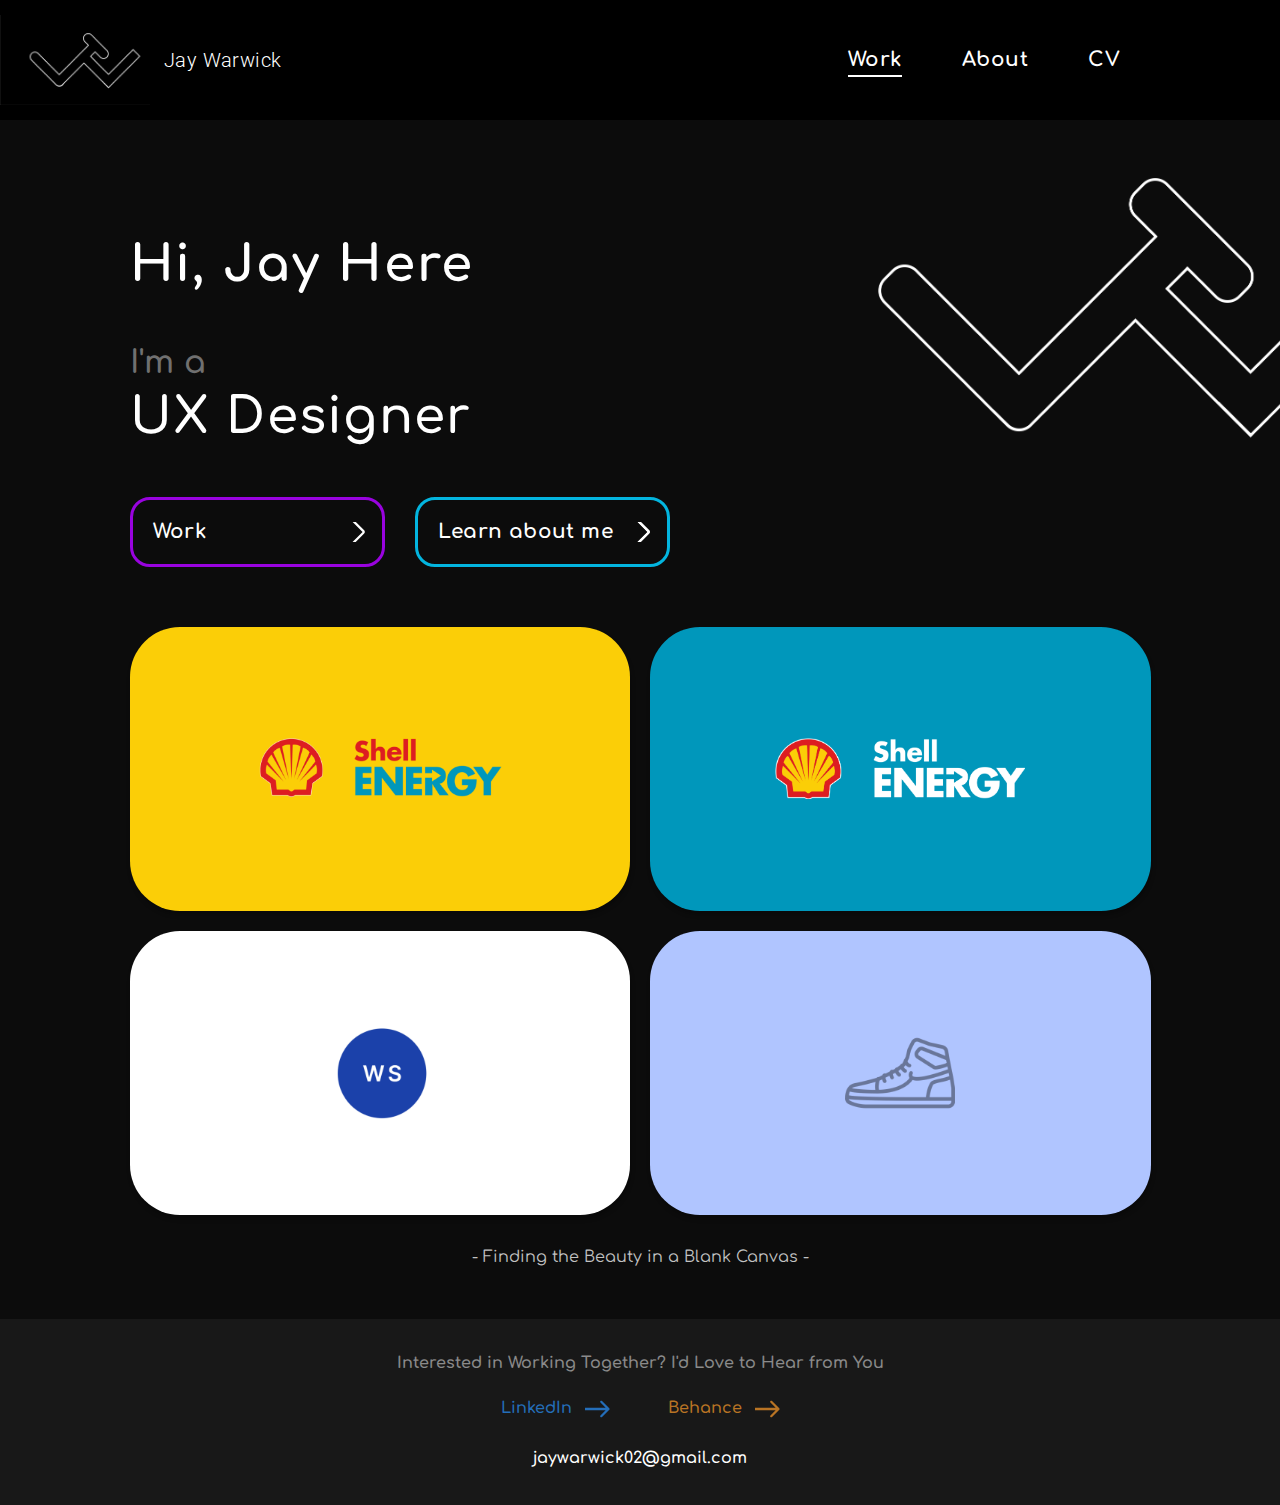
<file: index.html>
<!DOCTYPE html>
<html lang="en">
  <head>
    <meta charset="UTF-8" />
    <meta
      name="viewport"
      content="width=device-width, initial-scale=1 , maximum-scale=1"
    />
    <title>Jay Warwick</title>
    <!-- css links -->
    <link rel="stylesheet" href="assets/css/bootstrap.min.css" />
    <link rel="stylesheet" href="assets/css/style.css" />
    <link rel="stylesheet" href="assets/css/responsive.css" />
  </head>
  <body>
    <!-- === header section starts here === -->
    <header>
      <div class="navbar--wrapper">
        <a href="index.html">
          <div class="navbar--logo--section">
            <img src="./assets/images/nav-logo.png" alt="" />
            <h3 class="nav--title font--roboto">
              <span>Jay Warwick</span>
            </h3>
          </div>
        </a>

        <div class="navbar--menu--section">
          <ul class="navbar--link--wrapper">
            <li><a href="#" class="active">Work</a></li>
            <li><a href="about.html">About</a></li>
            <li>
              <a
                href="https://drive.google.com/file/d/1OLdwXGcVSRzLWcV4TG7gwRjcmqdvr_Su/view"
                target="_blank"
                >CV</a
              >
            </li>
          </ul>
        </div>

        <svg
          xmlns="http://www.w3.org/2000/svg"
          width="16"
          height="16"
          fill="currentColor"
          class="bi bi-list"
          viewBox="0 0 16 16"
        >
          <path
            fill-rule="evenodd"
            d="M2.5 12a.5.5 0 0 1 .5-.5h10a.5.5 0 0 1 0 1H3a.5.5 0 0 1-.5-.5m0-4a.5.5 0 0 1 .5-.5h10a.5.5 0 0 1 0 1H3a.5.5 0 0 1-.5-.5m0-4a.5.5 0 0 1 .5-.5h10a.5.5 0 0 1 0 1H3a.5.5 0 0 1-.5-.5"
          />
        </svg>
      </div>
    </header>
    <!-- === header section ends here === -->

    <!-- === main section starts here === -->
    <main class="black--bg--main">
      <!-- hero cover section area -->
      <section class="hero--section--cover--area">
        <div class="container">
          <div class="row">
            <div class="col-md-12">
              <div class="hero--section--cover--content">
                <h1 class="hero--section--title">hi, Jay Here</h1>

                <!-- text changing area -->
                <div class="hero--cover--text--changing--wrapper">
                  <p>I'm a</p>

                  <div class="text--changing--container">
                    <h1>UX Designer</h1>
                    <h1 class="opacity-class">Product Designer</h1>
                    <h1 class="opacity-class">User Researcher</h1>
                    <h1 class="opacity-class">Problem Solver</h1>
                  </div>
                </div>

                <!-- hero cover buttons -->
                <div class="hero--cover--button--wrapper">
                  <a href="#work--box--area" class="cover--button">Work </a>
                  <a href="about.html" class="cover--button">Learn about me</a>
                </div>
              </div>
            </div>
          </div>
        </div>

        <!-- hero section cover image -->
        <img
          class="hero--section--cover--img--wrapper-desktop"
          src="./assets/images/main-banner-logo-desktop.png"
          alt=""
        />
        <img
          class="hero--section--cover--img--wrapper-mobile"
          src="./assets/images/main-banner-logo-mobile.png"
          alt=""
        />
      </section>

      <!-- landing page work box area  -->
      <section id="work--box--area" class="landing--page--work--box--area">
        <div class="container">
          <div class="row">
            <div class="col-md-12">
              <div class="landing--page--work--box--container">
                <a href="moving-home.html">
                  <div class="work--box shell--box">
                    <img src="./assets/images/work-box2.png" alt="" />

                    <h3 class="description--text">Moving home case study</h3>

                    <!-- hover text -->
                    <div class="box--hover--text color1">
                      <h1>Moving Property</h1>
                      <p>UX Research, UI</p>
                    </div>
                  </div>
                </a>

                <a href="smart-meters.html">
                  <div class="work--box shell--box">
                    <img src="./assets/images/work-box1.png" alt="" />
                    <h3 class="description--text">Smart meters case study</h3>
                    <!-- hover text -->
                    <div class="box--hover--text color2">
                      <h1>Smart Meters</h1>
                      <p>UX Research, UI</p>
                    </div>
                  </div>
                </a>

                <a href="eamil.html">
                  <div class="work--box">
                    <img src="./assets/images/work-box3.png" alt="" />

                    <h3 class="description--text">
                      AI Tool ‘Eamli’ case study
                    </h3>

                    <!-- hover text -->
                    <div class="box--hover--text color3">
                      <h1>Eamli</h1>
                      <p>UX Research, UI</p>
                    </div>
                  </div>
                </a>

                <a href="zapatio.html">
                  <div class="work--box">
                    <img
                      class="workbox--fixed--img"
                      src="./assets/images/work-box4.png"
                      alt=""
                    />

                    <h3 class="description--text">
                      Price comparison case study
                    </h3>
                    <!-- hover text -->
                    <div class="box--hover--text color4">
                      <h1>Zapatio</h1>
                      <p>UX Research, UI</p>
                    </div>
                  </div>
                </a>
              </div>

              <div class="small--text">
                - Finding the Beauty in a Blank Canvas -
              </div>
            </div>
          </div>
        </div>
      </section>
    </main>
    <!-- === main section ends here === -->

    <!-- === footer section starts here === -->
    <footer>
      <div class="landing--page--footer--area">
        <h3>Interested in Working Together? I'd Love to Hear from You</h3>
        <div class="footer--links--wrapper">
          <a
            target="_blank"
            href="https://www.linkedin.com/in/jay-w-b7081016a/"
            class="footer--link"
            >LinkedIn
            <svg
              xmlns="http://www.w3.org/2000/svg"
              width="33"
              height="24"
              viewBox="0 0 33 24"
              fill="none"
            >
              <path
                d="M32.0607 13.0607C32.6464 12.4749 32.6464 11.5251 32.0607 10.9393L22.5147 1.3934C21.9289 0.807611 20.9792 0.807611 20.3934 1.3934C19.8076 1.97919 19.8076 2.92893 20.3934 3.51472L28.8787 12L20.3934 20.4853C19.8076 21.0711 19.8076 22.0208 20.3934 22.6066C20.9792 23.1924 21.9289 23.1924 22.5147 22.6066L32.0607 13.0607ZM0 13.5H31V10.5H0V13.5Z"
                fill="#246EB9"
              />
            </svg>
          </a>
          <a
            target="_blank"
            href="https://www.behance.net/JayWarwickUX"
            class="footer--link"
            >Behance
            <svg
              xmlns="http://www.w3.org/2000/svg"
              width="33"
              height="24"
              viewBox="0 0 33 24"
              fill="none"
            >
              <path
                d="M32.0607 13.0607C32.6464 12.4749 32.6464 11.5251 32.0607 10.9393L22.5147 1.3934C21.9289 0.807611 20.9792 0.807611 20.3934 1.3934C19.8076 1.97919 19.8076 2.92893 20.3934 3.51472L28.8787 12L20.3934 20.4853C19.8076 21.0711 19.8076 22.0208 20.3934 22.6066C20.9792 23.1924 21.9289 23.1924 22.5147 22.6066L32.0607 13.0607ZM0 13.5H31V10.5H0V13.5Z"
                fill="#B97424"
              />
            </svg>
          </a>
        </div>

        <p>jaywarwick02@gmail.com</p>
      </div>
    </footer>
    <!-- === footer section ends here === -->

    <!-- js links -->
    <script src="assets/js/bootstrap.min.js"></script>
    <script src="./assets/js/jquery-3.7.1.min.js"></script>
    <script src="./assets/js/owl.carousel.min.js"></script>
    <script src="assets/js/main.js"></script>
  </body>
</html>
</file>
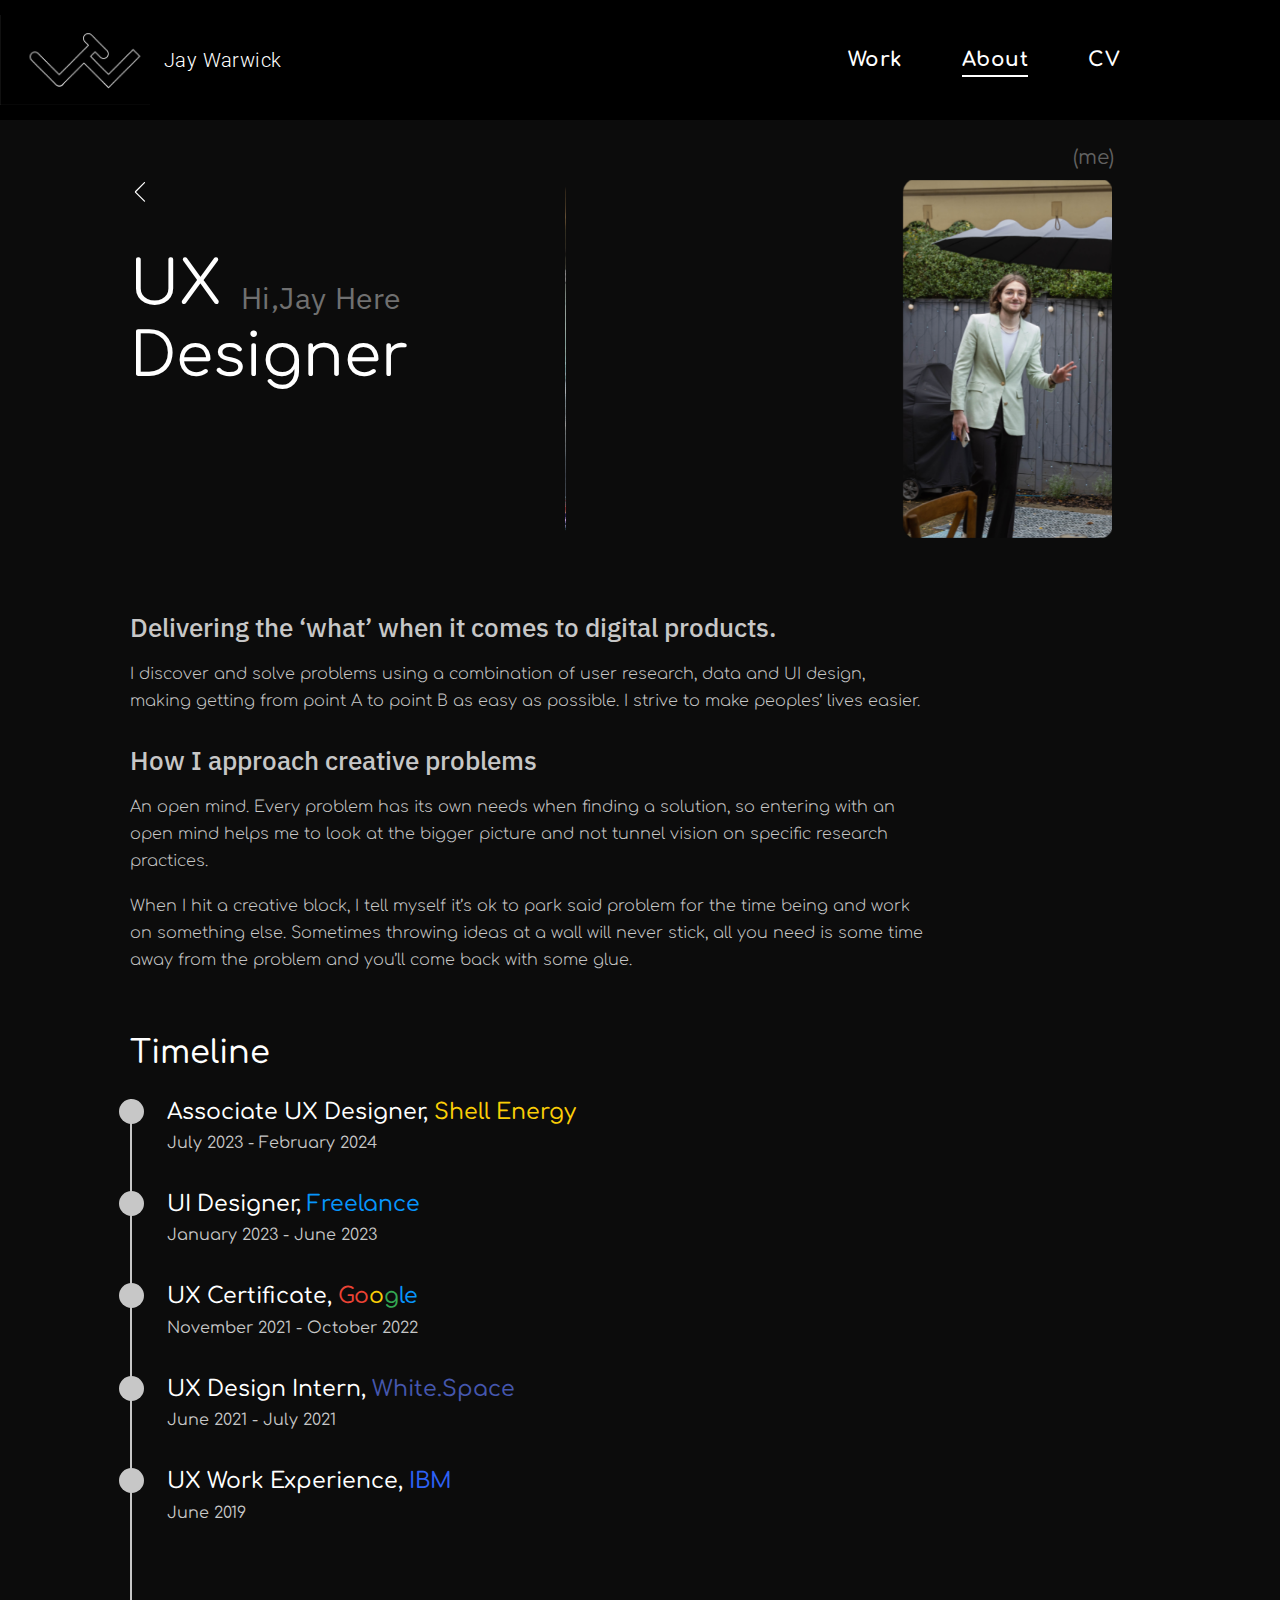
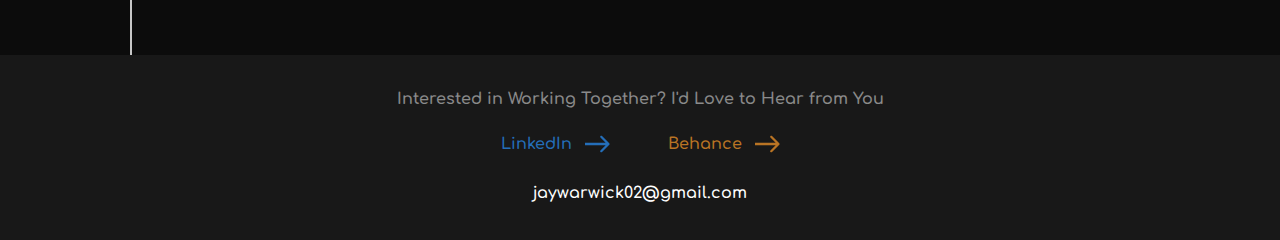
<file: about.html>
<!DOCTYPE html>
<html lang="en">
  <head>
    <meta charset="UTF-8" />
    <meta
      name="viewport"
      content="width=device-width, initial-scale=1 , maximum-scale=1"
    />
    <title>About</title>
    <!-- css links -->
    <link rel="stylesheet" href="assets/css/bootstrap.min.css" />
    <link rel="stylesheet" href="./assets/css/owl.carousel.min.css" />
    <link rel="stylesheet" href="assets/css/style.css" />
    <link rel="stylesheet" href="assets/css/responsive.css" />
  </head>
  <body>
    <!-- === header section starts here === -->
    <header>
      <div class="navbar--wrapper">
        <a href="index.html">
          <div class="navbar--logo--section">
            <img src="./assets/images/nav-logo.png" alt="" />
            <h3 class="nav--title font--roboto">
              <span>Jay Warwick</span>
            </h3>
          </div>
        </a>

        <div class="navbar--menu--section">
          <ul class="navbar--link--wrapper">
            <li><a href="index.html">Work</a></li>
            <li><a href="about.html" class="active">About</a></li>
            <li>
              <a
                href="https://drive.google.com/file/d/1OLdwXGcVSRzLWcV4TG7gwRjcmqdvr_Su/view"
                target="_blank"
                >CV</a
              >
            </li>
          </ul>
        </div>

        <svg
          xmlns="http://www.w3.org/2000/svg"
          width="16"
          height="16"
          fill="currentColor"
          class="bi bi-list"
          viewBox="0 0 16 16"
        >
          <path
            fill-rule="evenodd"
            d="M2.5 12a.5.5 0 0 1 .5-.5h10a.5.5 0 0 1 0 1H3a.5.5 0 0 1-.5-.5m0-4a.5.5 0 0 1 .5-.5h10a.5.5 0 0 1 0 1H3a.5.5 0 0 1-.5-.5m0-4a.5.5 0 0 1 .5-.5h10a.5.5 0 0 1 0 1H3a.5.5 0 0 1-.5-.5"
          />
        </svg>
      </div>
    </header>
    <!-- === header section ends here === -->

    <!-- === main section starts here === -->
    <main class="black--bg--main">
      <!-- about hero cover area -->
      <section class="about--hero--cover--area">
        <div class="container">
          <div class="row about--page--hero--section--content">
            <div class="col-md-5 about--hero--cover--left">
              <div class="">
                <div class="go--back--btn">
                  <a href="index.html"
                    ><svg
                      xmlns="http://www.w3.org/2000/svg"
                      width="18"
                      height="35"
                      viewBox="0 0 18 35"
                      fill="none"
                    >
                      <path
                        fill-rule="evenodd"
                        clip-rule="evenodd"
                        d="M17.6283 0.315C18.0483 0.735 18.0483 1.42333 17.6283 1.84333L2.15833 17.3133L17.6283 32.7833C18.0483 33.2033 18.0483 33.8917 17.6283 34.3117C17.2083 34.7317 16.52 34.7317 16.1 34.3117L0.63 18.8533C0.221667 18.445 0 17.8967 0 17.325C0 16.7533 0.233333 16.205 0.63 15.7967L16.1 0.315C16.52 -0.105 17.2083 -0.105 17.6283 0.315Z"
                        fill="white"
                      /></svg
                  ></a>
                </div>

                <!-- about me intro-->
                <div class="about--me--intro--heading">
                  <h1>
                    UX
                    <p class="font--ibm">Hi,Jay Here</p>
                  </h1>

                  <h3>Designer</h3>
                </div>
              </div>
            </div>
            <div class="col-md-7 about--hero--cover--right">
              <div class="me--text">
                <p>(me)</p>
              </div>
              <!-- image slider wrapper -->
              <div class="img--slider--wrapper">
                <div class="owl-carousel img--slider">
                  <div class="item">
                    <img src="./assets/images/profile1.png" alt="" />
                  </div>
                  <div class="item">
                    <img src="./assets/images/profile2.png" alt="" />
                  </div>
                  <div class="item">
                    <img src="./assets/images/profile3.png" alt="" />
                  </div>
                  <div class="item">
                    <img src="./assets/images/profile4.png" alt="" />
                  </div>
                  <div class="item">
                    <img src="./assets/images/profile5.png" alt="" />
                  </div>
                </div>
              </div>
            </div>
          </div>
        </div>
      </section>

      <!-- about me description area -->
      <section class="about--me--description--area">
        <div class="container">
          <div class="row">
            <div class="col-md-12">
              <div class="about--me--description--content">
                <div class="description--top">
                  <h1 class="font--ibm">
                    Delivering the ‘what’ when it comes to digital products.
                  </h1>

                  <p>
                    I discover and solve problems using a combination of user
                    research, data and UI design, making getting from point A to
                    point B as easy as possible. I strive to make peoples’ lives
                    easier.
                  </p>
                </div>

                <div class="description--bottom">
                  <h1 class="font--ibm">How I approach creative problems</h1>

                  <p>
                    An open mind. Every problem has its own needs when finding a
                    solution, so entering with an open mind helps me to look at
                    the bigger picture and not tunnel vision on specific
                    research practices.
                  </p>

                  <p>
                    When I hit a creative block, I tell myself it’s ok to park
                    said problem for the time being and work on something else.
                    Sometimes throwing ideas at a wall will never stick, all you
                    need is some time away from the problem and you’ll come back
                    with some glue.
                  </p>
                </div>
              </div>
            </div>
          </div>
        </div>
      </section>

      <!-- timeline section area -->
      <section class="timeline--section--cover--area">
        <div class="container">
          <div class="row">
            <div class="col-md-12">
              <div class="timeline--section--content">
                <h3 class="timeline--section--heading">Timeline</h3>
              </div>

              <!-- timeline container -->
              <div class="timeline--container">
                <div class="timeline--content yellow--after pseudo--opacity">
                  <h1 class="associate--ux">
                    Associate UX Designer,
                    <span class="shell--energy">Shell Energy</span>
                  </h1>
                  <p>July 2023 - February 2024</p>

                  <!-- timeline content details -->
                  <div
                    class="timeline--content--details hide--timeline--details"
                  >
                    <ul>
                      <li>
                        Working in an agile environment, collaboration and
                        communication with different skill-sets and personas was
                        required to deliver optimal solutions such as;
                      </li>
                      <li class="pl__40">
                        Removed the need for customers moving home to re-enter
                        personal information, effectively reducing the number of
                        clicks from 25 down to 1.
                      </li>
                      <li class="pl__40">
                        Redefined the Shell Energy blog to improve
                        click-through-rates along with conversion, getting the
                        most value for the business while retaining a strong
                        user experience. While working routinely with
                        Stakeholders to help understand their vision and keep
                        them updated on progress and ideas.
                      </li>
                      <li class="pl__40">
                        Monthly reports on the UX of core journeys, via data
                        analytics, to review changes and how we can improve.
                      </li>
                      <li class="pt__20">
                        The creation of components and standards for a new
                        design system to improve brand consistency and
                        operational efficiency.
                      </li>
                      <li class="pt__20">
                        I also played a key role in discerning between a
                        solution and problem with ideas proposed within my team.
                        Then once I found the true problem space, used creative
                        thinking and UX practices to solve the problem.
                      </li>
                    </ul>

                    <div class="timeline--links">
                      <a href="moving-home.html"
                        >Moving home UX case study >></a
                      >
                      <a href="smart-meters.html"
                        >Smart meter UX case study >></a
                      >
                    </div>
                  </div>
                </div>
                <div class="timeline--content blue--after">
                  <h1 class="freelance--ui">
                    UI Designer, <span class="freeleance">Freelance</span>
                  </h1>
                  <p>January 2023 - June 2023</p>

                  <!-- timeline content details -->
                  <div
                    class="timeline--content--details hide--timeline--details"
                  >
                    <ul class="timeline--link--gap">
                      <li>
                        Working freelance in a design agency to help create
                        competitive audits and professional UI Designs using
                        Adobe Creative Suite.
                      </li>
                      <li>
                        Working hand in hand with clients to keep clear
                        communication and understanding of the project needs and
                        goals, also adhering to client’s brand guidelines.
                      </li>
                      <li>
                        I also took on clients personally and provided UI
                        designs to fit all their needs
                      </li>
                    </ul>

                    <div class="timeline--links">
                      <a href="https://storemaintenance.co.uk/">
                        See a website I designed >></a
                      >

                      <p>(this will take you to the live website I designed)</p>
                    </div>
                  </div>
                </div>
                <div class="timeline--content mix--after">
                  <h1 class="google--certificate">
                    <span class="u--x">UX</span> <span class="cer">Cer</span
                    ><span class="ti--fi">tifi</span
                    ><span class="cate">cate</span>,
                    <span class="google"
                      ><span>Go</span><span>o</span><span>g</span>le</span
                    >
                  </h1>
                  <p>November 2021 - October 2022</p>

                  <!-- timeline content details -->
                  <div
                    class="timeline--content--details hide--timeline--details"
                  >
                    <ul class="timeline--link--gap">
                      <li>
                        Completed a rigorous training designed for entry-level
                        job readiness.
                      </li>
                      <li>
                        Heavy research and practice in: UX research fundamentals
                        (personas, users stories, empathy maps, problem
                        statements, usability tests etc.), inclusive design,
                        low-fidelity and high-fidelity prototypes, and tools
                        like Figma, Adobe XD and Miro
                      </li>
                    </ul>
                  </div>
                </div>
                <div class="timeline--content violet--after">
                  <h1 class="ux--intern">
                    UX Design Intern,
                    <span class="white--space">White.Space</span>
                  </h1>
                  <p>June 2021 - July 2021</p>

                  <!-- timeline content details -->
                  <div
                    class="timeline--content--details hide--timeline--details"
                  >
                    <ul class="timeline--link--gap">
                      <li>
                        Using Figma to Iterate UI Design Ideas for AI tool -
                        ‘Eamli’. Alongside a brand design library
                      </li>
                      <li>
                        Extensive Research into a users’ trust with AI, looking
                        into research studies and human psychology
                      </li>
                      <li>
                        Sitting in on multiple User Interviews to understand how
                        the AI tool would solve user problems. Then using Miro
                        to collect thoughts and find deeper insights.
                      </li>
                    </ul>

                    <div class="timeline--links">
                      <a href="eamil.html">See the work>></a>
                    </div>
                  </div>
                </div>
                <div class="timeline--content darkBlue--after">
                  <h1 class="ux--work">
                    UX Work Experience, <span class="ibm">IBM</span>
                  </h1>
                  <p>June 2019</p>

                  <!-- timeline content details -->
                  <div
                    class="timeline--content--details hide--timeline--details"
                  >
                    <ul class="timeline--link--gap">
                      <li>
                        Building on my design thinking skills by going through a
                        full end-to-end UX Design process.
                      </li>
                      <li>Building a UI for the IBM toolbox using Sketch.</li>
                      <li>
                        Using Optimal Workshop for card sorting activity to help
                        with information hierarchy.
                      </li>
                    </ul>
                  </div>
                </div>
              </div>
            </div>
          </div>
        </div>
      </section>
    </main>
    <!-- === main section ends here === -->

    <!-- === footer section starts here === -->
    <footer>
      <div class="landing--page--footer--area">
        <h3>Interested in Working Together? I'd Love to Hear from You</h3>
        <div class="footer--links--wrapper">
          <a
            target="_blank"
            href="https://www.linkedin.com/in/jay-w-b7081016a/"
            class="footer--link"
            >LinkedIn
            <svg
              xmlns="http://www.w3.org/2000/svg"
              width="33"
              height="24"
              viewBox="0 0 33 24"
              fill="none"
            >
              <path
                d="M32.0607 13.0607C32.6464 12.4749 32.6464 11.5251 32.0607 10.9393L22.5147 1.3934C21.9289 0.807611 20.9792 0.807611 20.3934 1.3934C19.8076 1.97919 19.8076 2.92893 20.3934 3.51472L28.8787 12L20.3934 20.4853C19.8076 21.0711 19.8076 22.0208 20.3934 22.6066C20.9792 23.1924 21.9289 23.1924 22.5147 22.6066L32.0607 13.0607ZM0 13.5H31V10.5H0V13.5Z"
                fill="#246EB9"
              />
            </svg>
          </a>
          <a
            target="_blank"
            href="https://www.behance.net/JayWarwickUX"
            class="footer--link"
            >Behance
            <svg
              xmlns="http://www.w3.org/2000/svg"
              width="33"
              height="24"
              viewBox="0 0 33 24"
              fill="none"
            >
              <path
                d="M32.0607 13.0607C32.6464 12.4749 32.6464 11.5251 32.0607 10.9393L22.5147 1.3934C21.9289 0.807611 20.9792 0.807611 20.3934 1.3934C19.8076 1.97919 19.8076 2.92893 20.3934 3.51472L28.8787 12L20.3934 20.4853C19.8076 21.0711 19.8076 22.0208 20.3934 22.6066C20.9792 23.1924 21.9289 23.1924 22.5147 22.6066L32.0607 13.0607ZM0 13.5H31V10.5H0V13.5Z"
                fill="#B97424"
              />
            </svg>
          </a>
        </div>

        <p>jaywarwick02@gmail.com</p>
      </div>
    </footer>
    <!-- === footer section ends here === -->

    <!-- js links -->
    <script src="./assets/js/jquery-3.7.1.min.js"></script>
    <script src="assets/js/bootstrap.min.js"></script>
    <script src="./assets/js/owl.carousel.min.js"></script>
    <script src="assets/js/main.js"></script>
  </body>
</html>
</file>
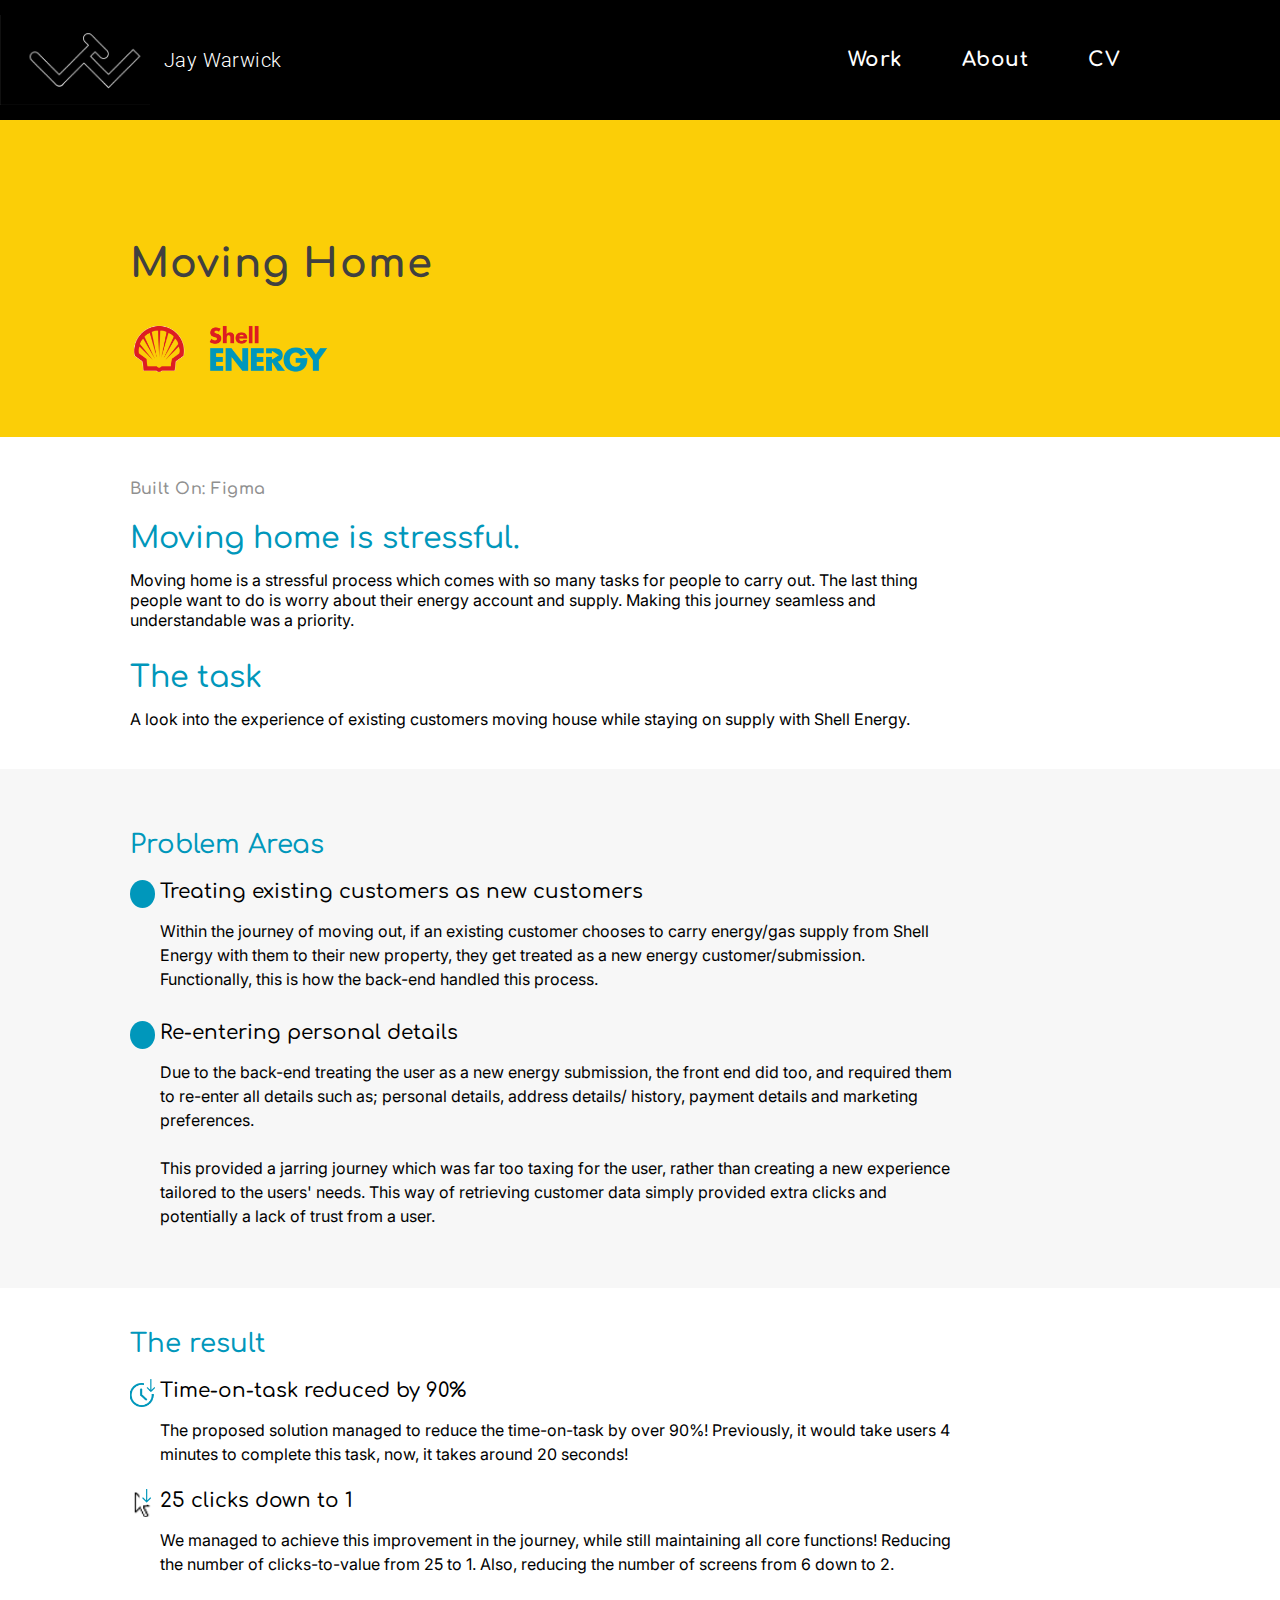
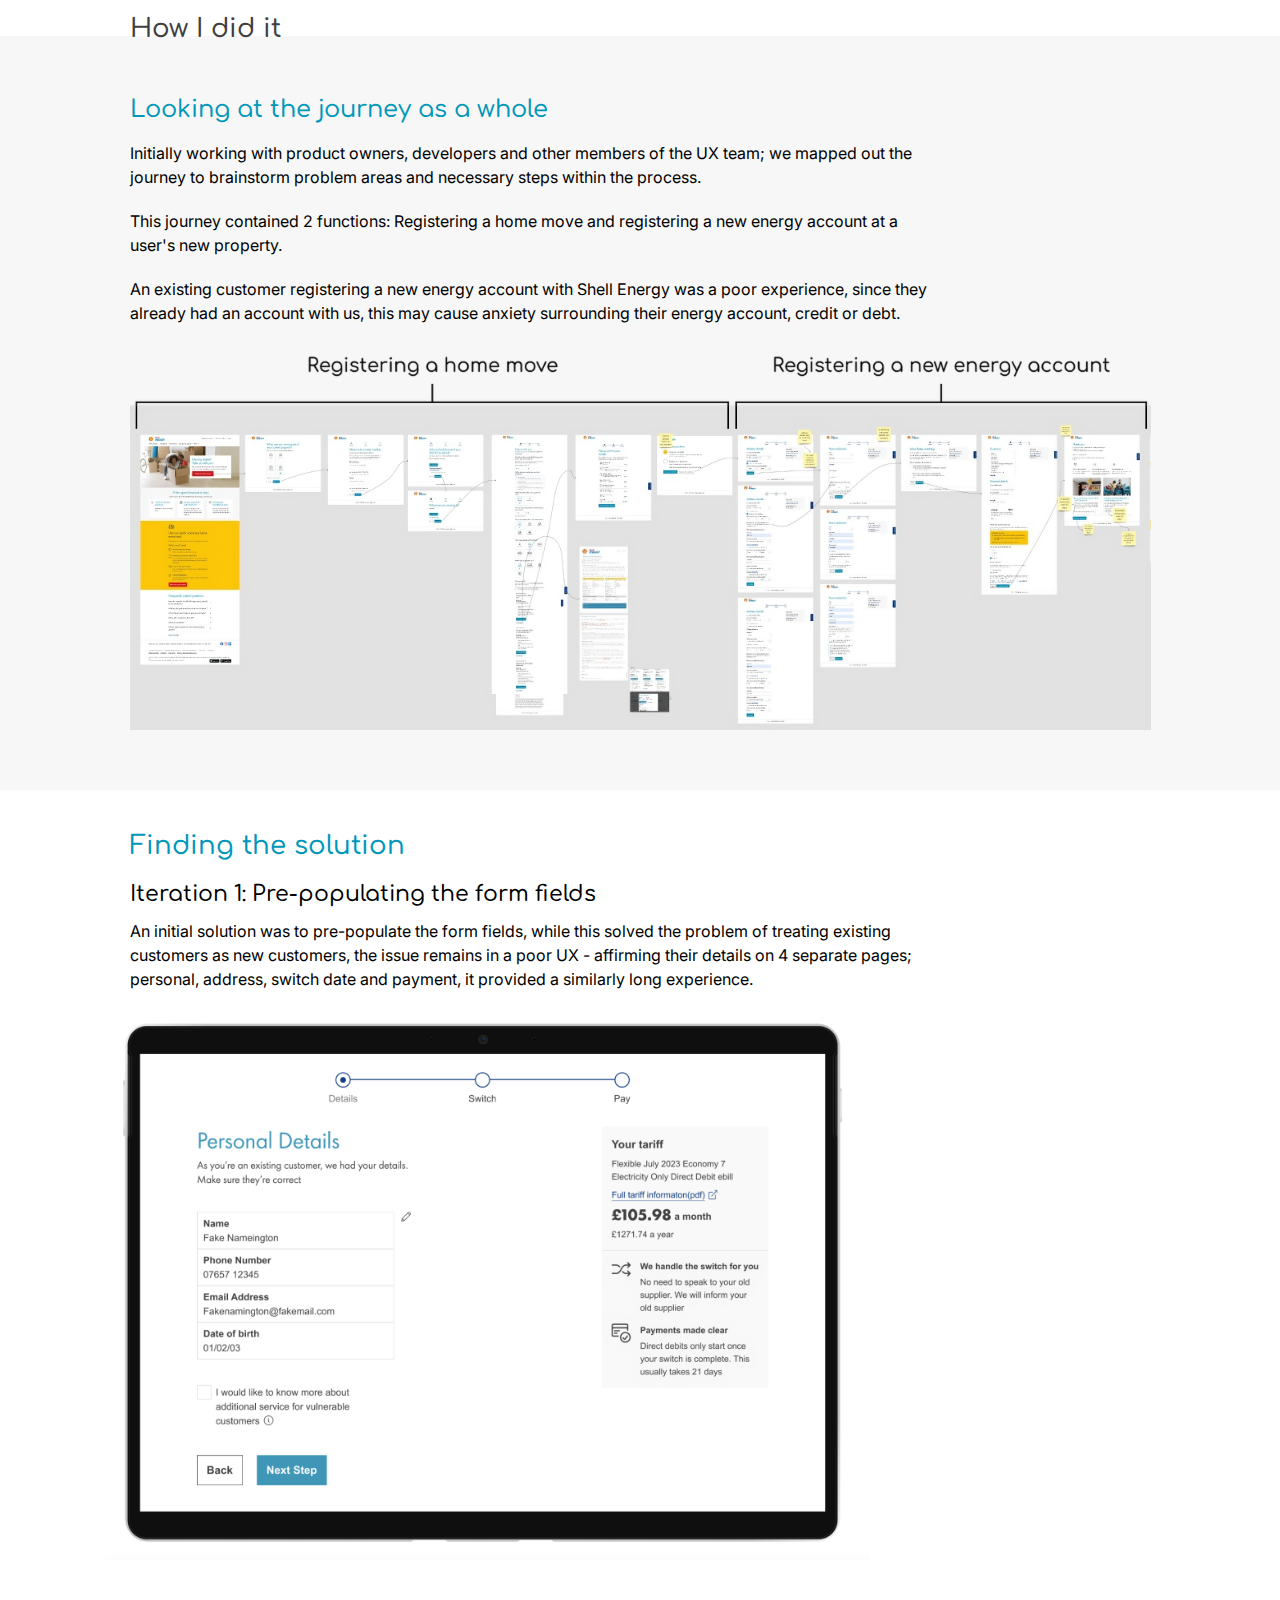
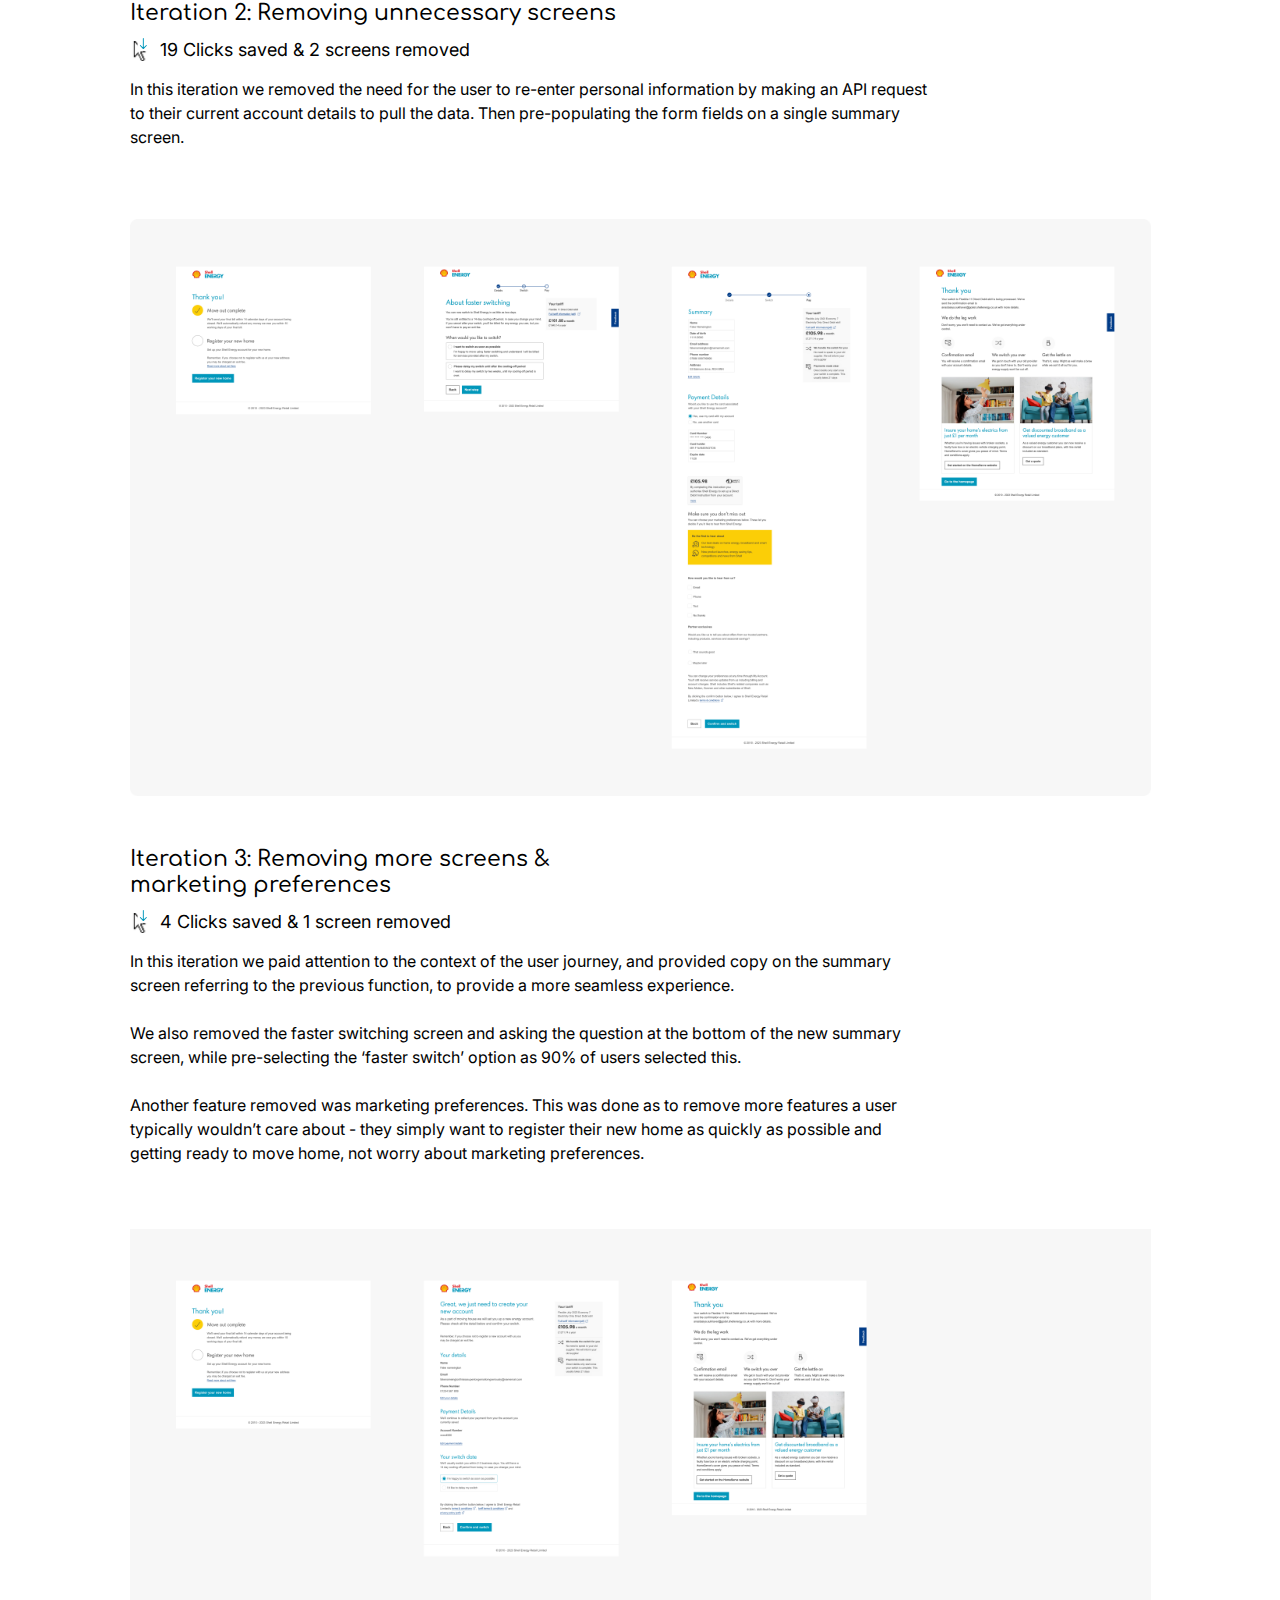
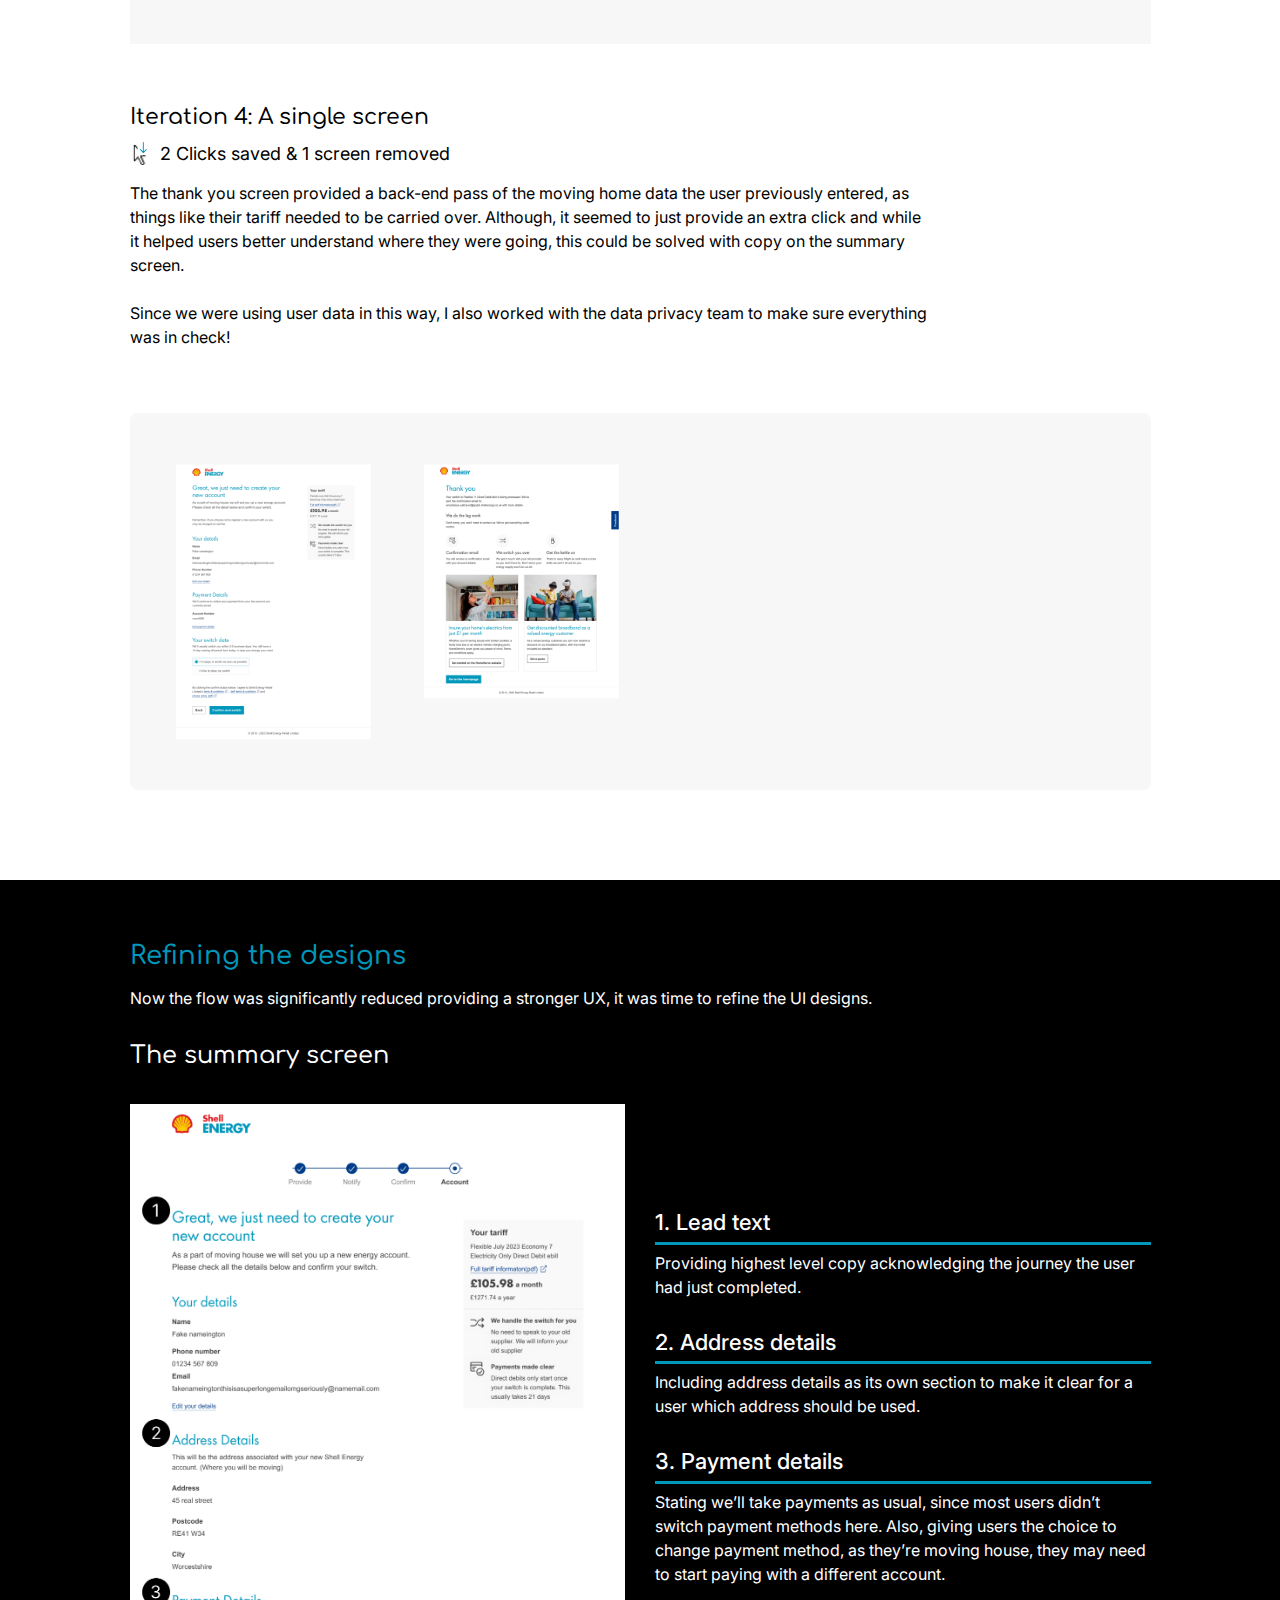
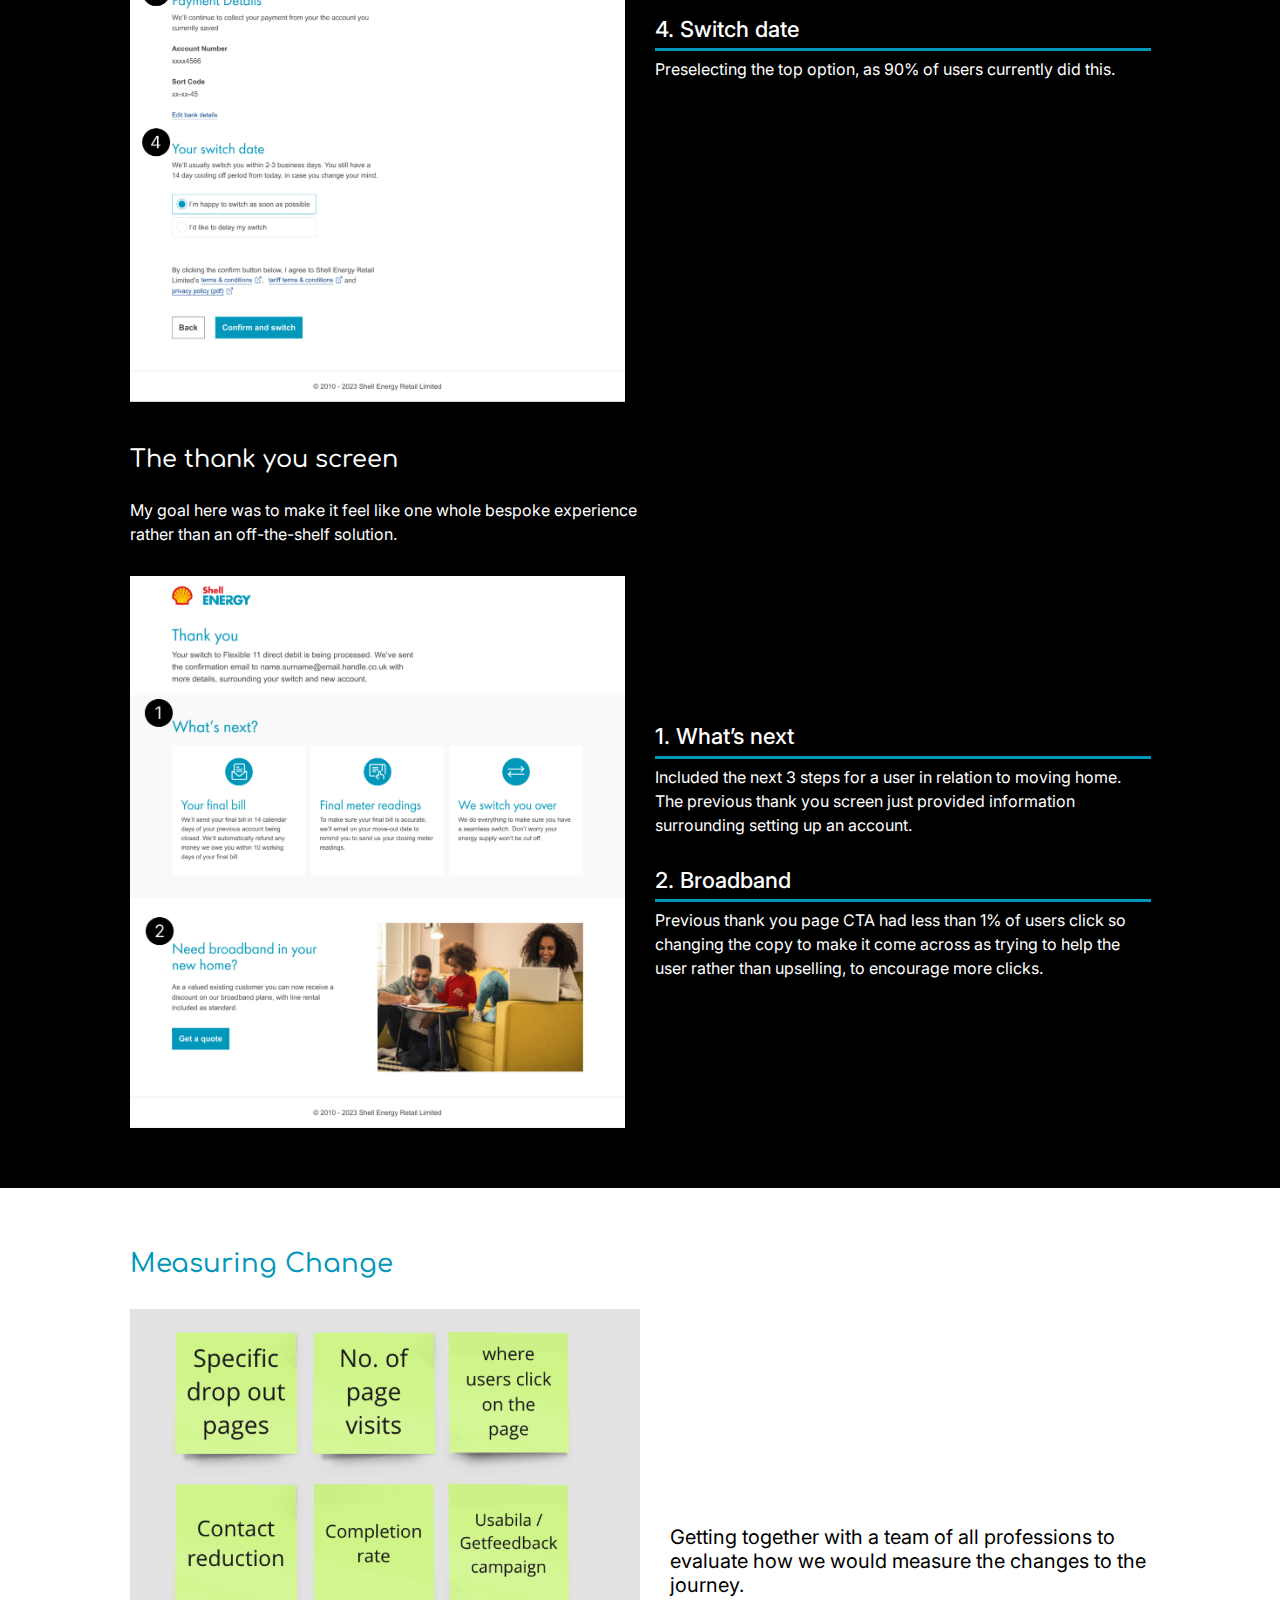
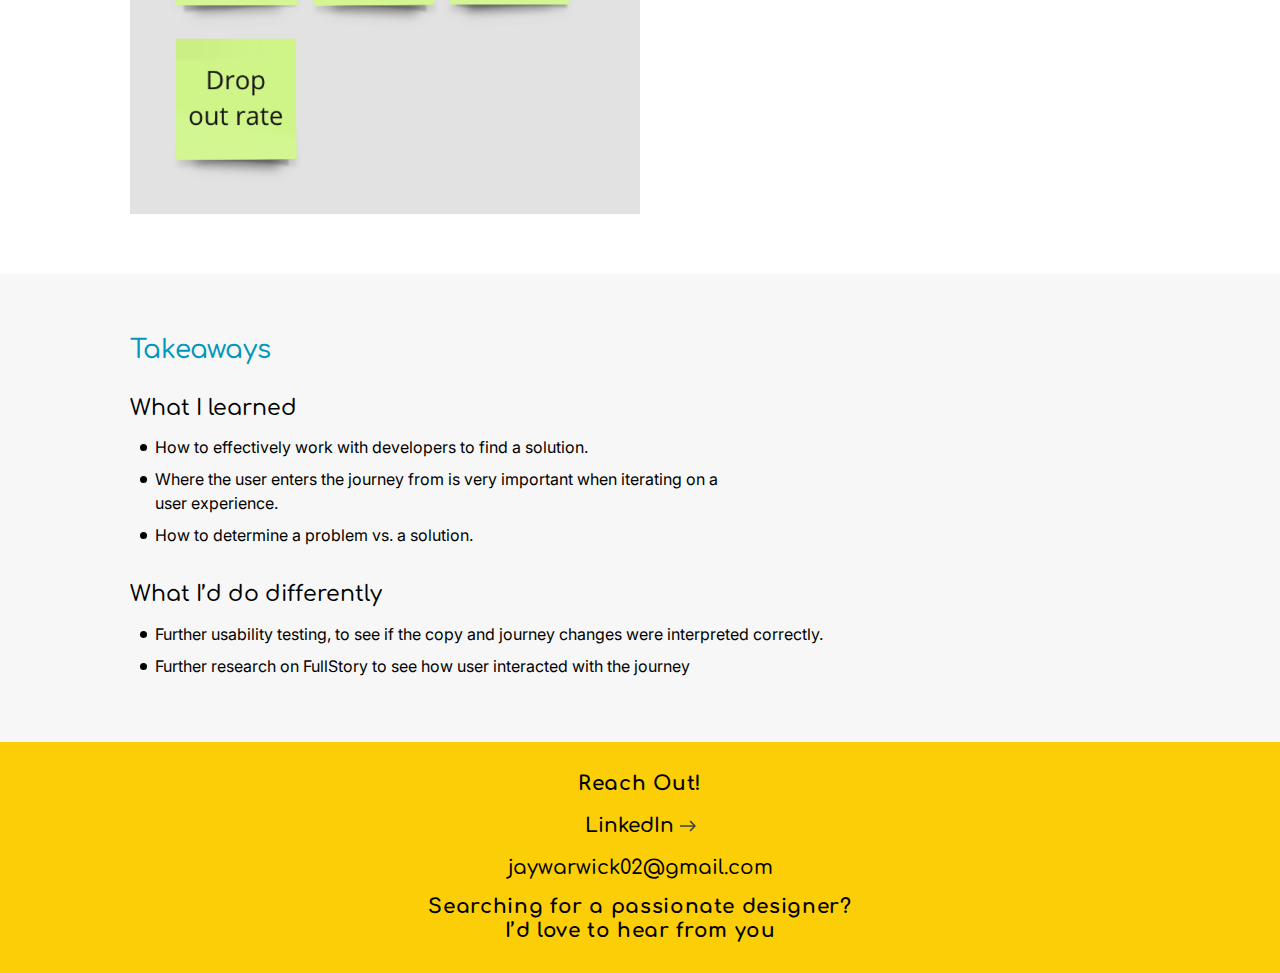
<file: moving-home.html>
<!DOCTYPE html>
<html lang="en">
  <head>
    <meta charset="UTF-8" />
    <meta
      name="viewport"
      content="width=device-width, initial-scale=1 , maximum-scale=1"
    />
    <title>Moving Home</title>
    <!-- css links -->
    <link rel="stylesheet" href="assets/css/bootstrap.min.css" />
    <link rel="stylesheet" href="assets/css/style.css" />
    <link rel="stylesheet" href="assets/css/responsive.css" />
  </head>
  <body>
    <!-- === header section starts here === -->
    <header>
      <div class="navbar--wrapper">
        <a href="index.html">
          <div class="navbar--logo--section">
            <img src="./assets/images/nav-logo.png" alt="" />
            <h3 class="nav--title font--roboto">
              <span>Jay Warwick</span>
            </h3>
          </div>
        </a>

        <div class="navbar--menu--section">
          <ul class="navbar--link--wrapper">
            <li><a href="index.html">Work</a></li>
            <li><a href="about.html">About</a></li>
            <li>
              <a
                href="https://drive.google.com/file/d/1OLdwXGcVSRzLWcV4TG7gwRjcmqdvr_Su/view"
                target="_blank"
                >CV</a
              >
            </li>
          </ul>
        </div>

        <svg
          xmlns="http://www.w3.org/2000/svg"
          width="16"
          height="16"
          fill="currentColor"
          class="bi bi-list"
          viewBox="0 0 16 16"
        >
          <path
            fill-rule="evenodd"
            d="M2.5 12a.5.5 0 0 1 .5-.5h10a.5.5 0 0 1 0 1H3a.5.5 0 0 1-.5-.5m0-4a.5.5 0 0 1 .5-.5h10a.5.5 0 0 1 0 1H3a.5.5 0 0 1-.5-.5m0-4a.5.5 0 0 1 .5-.5h10a.5.5 0 0 1 0 1H3a.5.5 0 0 1-.5-.5"
          />
        </svg>
      </div>
    </header>
    <!-- === header section ends here === -->

    <!-- === main section starts here === -->
    <main>
      <!-- hero area cover section -->
      <section
        class="case--study--hero--cover--area moving--home--case--study--wrapper"
      >
        <div class="container">
          <div class="row">
            <div class="col-md-12">
              <h1 class="case--study--cover--heading">Moving home</h1>

              <div class="case--study--main--logo">
                <img src="./assets/images/work-box2.png" alt="" />
              </div>
            </div>
          </div>
        </div>
      </section>

      <!-- built on section  -->
      <section class="built--on--section--area">
        <div class="container">
          <div class="row">
            <div class="col-md-12">
              <div class="built--on--section--content">
                <p class="built--on--section--intro">Built on: Figma</p>

                <!-- built on heading  -->
                <div class="built--on--heading pb__60">
                  <h3>Moving home is stressful.</h3>

                  <p>
                    Moving home is a stressful process which comes with so many
                    tasks for people to carry out. The last thing people want to
                    do is worry about their energy account and supply. Making
                    this journey seamless and understandable was a priority.
                  </p>
                </div>
                <div class="built--on--heading">
                  <h3>The task</h3>

                  <p>
                    A look into the experience of existing customers moving
                    house while staying on supply with Shell Energy.
                  </p>
                </div>
              </div>
            </div>
          </div>
        </div>
      </section>

      <!-- problem area section-->
      <section class="problem--area--section">
        <div class="container">
          <div class="row">
            <div class="col-md-12">
              <div class="problem--area--content">
                <h1 class="problem--area--heading">Problem Areas</h1>

                <!-- single problem wrapper -->
                <div class="single--problem--wrapper pb__60">
                  <h3>Treating existing customers as new customers</h3>

                  <p>
                    Within the journey of moving out, if an existing customer
                    chooses to carry energy/gas supply from Shell Energy with
                    them to their new property, they get treated as a new energy
                    customer/submission. Functionally, this is how the back-end
                    handled this process.
                  </p>
                </div>
                <!-- single problem wrapper -->
                <div class="single--problem--wrapper">
                  <h3>Re-entering personal details</h3>

                  <p class="pb-4">
                    Due to the back-end treating the user as a new energy
                    submission, the front end did too, and required them to
                    re-enter all details such as; personal details, address
                    details/ history, payment details and marketing preferences.
                  </p>
                  <p>
                    This provided a jarring journey which was far too taxing for
                    the user, rather than creating a new experience tailored to
                    the users' needs. This way of retrieving customer data
                    simply provided extra clicks and potentially a lack of trust
                    from a user.
                  </p>
                </div>
              </div>
            </div>
          </div>
        </div>
      </section>

      <!-- result section area  -->
      <section class="result--section--area">
        <div class="container">
          <div class="row">
            <div class="col-md-12">
              <div class="result--section--area--content">
                <h3 class="result--section--heading">The result</h3>

                <div
                  class="single--problem--wrapper pb__60 single--result--wrapper clock--before"
                >
                  <h3>Time-on-task reduced by 90%</h3>

                  <p>
                    The proposed solution managed to reduce the time-on-task by
                    over 90%! Previously, it would take users 4 minutes to
                    complete this task, now, it takes around 20 seconds!
                  </p>
                </div>
                <div
                  class="single--problem--wrapper single--result--wrapper cursor--before"
                >
                  <h3>25 clicks down to 1</h3>

                  <p>
                    We managed to achieve this improvement in the journey, while
                    still maintaining all core functions! Reducing the number of
                    clicks-to-value from 25 to 1. Also, reducing the number of
                    screens from 6 down to 2.
                  </p>
                </div>
              </div>
            </div>
          </div>
        </div>
      </section>

      <!-- how i dit it section -->
      <section class="how--i--did--it--section--area">
        <div class="container">
          <div class="row">
            <div class="col-md-12">
              <h1 class="how--i--dit--it--section--heading">How I did it</h1>

              <div class="journey--story--wrapper">
                <h3 class="journey--story--heading">
                  Looking at the journey as a whole
                </h3>

                <p>
                  Initially working with product owners, developers and other
                  members of the UX team; we mapped out the journey to
                  brainstorm problem areas and necessary steps within the
                  process.
                </p>

                <p class="pb_up_down_30">
                  This journey contained 2 functions: Registering a home move
                  and registering a new energy account at a user's new property.
                </p>

                <p>
                  An existing customer registering a new energy account with
                  Shell Energy was a poor experience, since they already had an
                  account with us, this may cause anxiety surrounding their
                  energy account, credit or debt.
                </p>
              </div>

              <div class="how--i--did--it--cover--img--wrapper">
                <img src="./assets/images/looking-cover.png" alt="" />
              </div>
            </div>
          </div>
        </div>
      </section>

      <!-- finding solution section -->
      <section class="finding--solution--area">
        <div class="container">
          <div class="row">
            <div class="col-md-12">
              <div class="finding--solution--content">
                <h1 class="finding--solution--heading">Finding the solution</h1>

                <div class="finding--solution--steps">
                  <h3>Iteration 1: Pre-populating the form fields</h3>
                  <p>
                    An initial solution was to pre-populate the form fields,
                    while this solved the problem of treating existing customers
                    as new customers, the issue remains in a poor UX - affirming
                    their details on 4 separate pages; personal, address, switch
                    date and payment, it provided a similarly long experience.
                  </p>
                </div>

                <img
                  class="--ml--m--32"
                  src="./assets/images/tab-solution.png"
                  alt=""
                />

                <!-- iteration2 -->

                <div class="finding--solution--steps pt__120">
                  <h3>Iteration 2: Removing unnecessary screens</h3>
                  <h4 class="finding--solution--note">
                    <img src="./assets/images/cursor.svg" alt="" />
                    19 Clicks saved & 2 screens removed
                  </h4>
                  <p>
                    In this iteration we removed the need for the user to
                    re-enter personal information by making an API request to
                    their current account details to pull the data. Then
                    pre-populating the form fields on a single summary screen.
                  </p>
                </div>

                <!-- mock group -->
                <div class="mock--img--group">
                  <img src="./assets/images/img-group1.png" alt="" />
                </div>

                <!-- iteration3 -->
                <div class="finding--solution--steps pt__100 fixed--paragraph">
                  <h3>
                    Iteration 3: Removing more screens & <br />
                    marketing preferences
                  </h3>
                  <h4 class="finding--solution--note pt__25">
                    <img src="./assets/images/cursor.svg" alt="" />
                    4 Clicks saved & 1 screen removed
                  </h4>
                  <p>
                    In this iteration we paid attention to the context of the
                    user journey, and provided copy on the summary screen
                    referring to the previous function, to provide a more
                    seamless experience.
                  </p>
                  <p>
                    We also removed the faster switching screen and asking the
                    question at the bottom of the new summary screen, while
                    pre-selecting the ‘faster switch’ option as 90% of users
                    selected this.
                  </p>
                  <p>
                    Another feature removed was marketing preferences. This was
                    done as to remove more features a user typically wouldn’t
                    care about - they simply want to register their new home as
                    quickly as possible and getting ready to move home, not
                    worry about marketing preferences.
                  </p>

                  <!-- mock group -->
                  <div class="mock--img--group -mt--80">
                    <img src="./assets/images/img-group2.png" alt="" />
                  </div>
                </div>

                <!-- iteration4 -->
                <div
                  class="finding--solution--steps fixed--paragraph iteration4 pt__100"
                >
                  <h3>Iteration 4: A single screen</h3>
                  <h4 class="finding--solution--note pt__25">
                    <img src="./assets/images/cursor.svg" alt="" />
                    2 Clicks saved & 1 screen removed
                  </h4>
                  <p>
                    The thank you screen provided a back-end pass of the moving
                    home data the user previously entered, as things like their
                    tariff needed to be carried over. Although, it seemed to
                    just provide an extra click and while it helped users better
                    understand where they were going, this could be solved with
                    copy on the summary screen.
                  </p>
                  <p>
                    Since we were using user data in this way, I also worked
                    with the data privacy team to make sure everything was in
                    check!
                  </p>

                  <!-- mock group -->
                  <div class="mock--img--group">
                    <img src="./assets/images/img-group3.png" alt="" />
                  </div>
                </div>
              </div>
            </div>
          </div>
        </div>
      </section>

      <!-- refining design section -->
      <section class="refining--design--section">
        <div class="container">
          <div class="row">
            <div class="col-md-12">
              <div class="refining--design--content">
                <h1 class="refining--design--heading">Refining the designs</h1>

                <p class="refining--design--heading--text">
                  Now the flow was significantly reduced providing a stronger
                  UX, it was time to refine the UI designs.
                </p>

                <p class="refining--design--intro">The summary screen</p>

                <div class="refining--design--steps">
                  <div class="refining--design--steps--left">
                    <img src="./assets/images/the-summary.png" alt="" />
                  </div>
                  <div class="refining--design--steps--right">
                    <ul class="refining--design--steps--list">
                      <li>
                        <h1>1. Lead text</h1>
                        <p>
                          Providing highest level copy acknowledging the journey
                          the user had just completed.
                        </p>
                      </li>
                      <li>
                        <h1>2. Address details</h1>
                        <p>
                          Including address details as its own section to make
                          it clear for a user which address should be used.
                        </p>
                      </li>
                      <li>
                        <h1>3. Payment details</h1>
                        <p>
                          Stating we’ll take payments as usual, since most users
                          didn’t switch payment methods here. Also, giving users
                          the choice to change payment method, as they’re moving
                          house, they may need to start paying with a different
                          account.
                        </p>
                      </li>
                      <li>
                        <h1>4. Switch date</h1>
                        <p>
                          Preselecting the top option, as 90% of users currently
                          did this.
                        </p>
                      </li>
                    </ul>
                  </div>
                </div>

                <!-- thank you screen -->

                <p class="refining--design--intro pt__115 pb__16">
                  The thank you screen
                </p>

                <p class="thank--you--text">
                  My goal here was to make it feel like one whole bespoke 
                  experience rather than an off-the-shelf solution.
                </p>

                <div class="refining--design--steps steps--center">
                  <div class="refining--design--steps--left">
                    <img src="./assets/images/the-thank-you.png" alt="" />
                  </div>
                  <div class="refining--design--steps--right">
                    <ul class="refining--design--steps--list">
                      <li>
                        <h1>1. What’s next</h1>
                        <p>
                          Included the next 3 steps for a user in relation to
                          moving home. The previous thank you screen just
                          provided information surrounding setting up an
                          account.
                        </p>
                      </li>
                      <li>
                        <h1>2. Broadband</h1>
                        <p>
                          Previous thank you page CTA had less than 1% of users
                          click so changing the copy to make it come across as
                          trying to help the user rather than upselling, to
                          encourage more clicks.
                        </p>
                      </li>
                    </ul>
                  </div>
                </div>
              </div>
            </div>
          </div>
        </div>
      </section>

      <!-- measuring change section -->
      <section class="measuring--change--section">
        <div class="container">
          <div class="row">
            <div class="col-md-12">
              <div class="measuring--change--section--content">
                <h1 class="measuring--change--heading">Measuring Change</h1>

                <div class="measuring--change--holder">
                  <img src="./assets/images/new-measuring--change.png" alt="" />

                  <h3 class="measuring--change--text">
                    Getting together with a team of all professions to evaluate
                    how we would measure the changes to the journey.
                  </h3>
                </div>
              </div>
            </div>
          </div>
        </div>
      </section>

      <!-- takeways section -->
      <section class="takeways--section--area">
        <div class="container">
          <div class="row">
            <div class="col-md-12">
              <h1 class="measuring--change--heading">Takeaways</h1>

              <!-- takeways list -->
              <div class="takeways--list">
                <h3>What I learned</h3>

                <ul>
                  <li>
                    How to effectively work with developers to find a solution.
                  </li>
                  <li>
                    Where the user enters the journey from is very important
                    when iterating on a <br />
                    user experience.
                  </li>
                  <li>How to determine a problem vs. a solution.</li>
                </ul>
              </div>
              <!-- takeways list -->
              <div class="takeways--list">
                <h3>What I’d do differently</h3>

                <ul>
                  <li>
                    Further usability testing, to see if the copy and journey
                    changes were interpreted correctly.
                  </li>
                  <li>
                    Further research on FullStory to see how user interacted
                    with the journey
                  </li>
                </ul>
              </div>
            </div>
          </div>
        </div>
      </section>
    </main>
    <!-- === main section ends here === -->

    <!-- === footer section starts here === -->
    <footer>
      <div class="case--study--footer moving--home--footer">
        <h1>Reach Out!</h1>

        <a target="_blank" href="https://www.linkedin.com/in/jay-w-b7081016a/">
          <p>
            LinkedIn
            <a
              target="_blank"
              href="https://www.linkedin.com/in/jay-w-b7081016a/"
            >
              <svg
                xmlns="http://www.w3.org/2000/svg"
                width="33"
                height="24"
                viewBox="0 0 33 24"
                fill="none"
              >
                <path
                  d="M32.0607 13.0607C32.6464 12.4749 32.6464 11.5251 32.0607 10.9393L22.5147 1.3934C21.9289 0.807611 20.9792 0.807611 20.3934 1.3934C19.8076 1.97919 19.8076 2.92893 20.3934 3.51472L28.8787 12L20.3934 20.4853C19.8076 21.0711 19.8076 22.0208 20.3934 22.6066C20.9792 23.1924 21.9289 23.1924 22.5147 22.6066L32.0607 13.0607ZM0 13.5H31V10.5H0V13.5Z"
                  fill="#404040"
                />
              </svg>
            </a>
          </p>
        </a>

        <h2>jaywarwick02@gmail.com</h2>

        <h4>
          Searching for a passionate designer? <br />
          I’d love to hear from you
        </h4>
      </div>
    </footer>
    <!-- === footer section ends here === -->

    <!-- js links -->
    <script src="assets/js/bootstrap.min.js"></script>
    <script src="./assets/js/jquery-3.7.1.min.js"></script>
    <script src="./assets/js/owl.carousel.min.js"></script>
    <script src="assets/js/main.js"></script>
  </body>
</html>
</file>
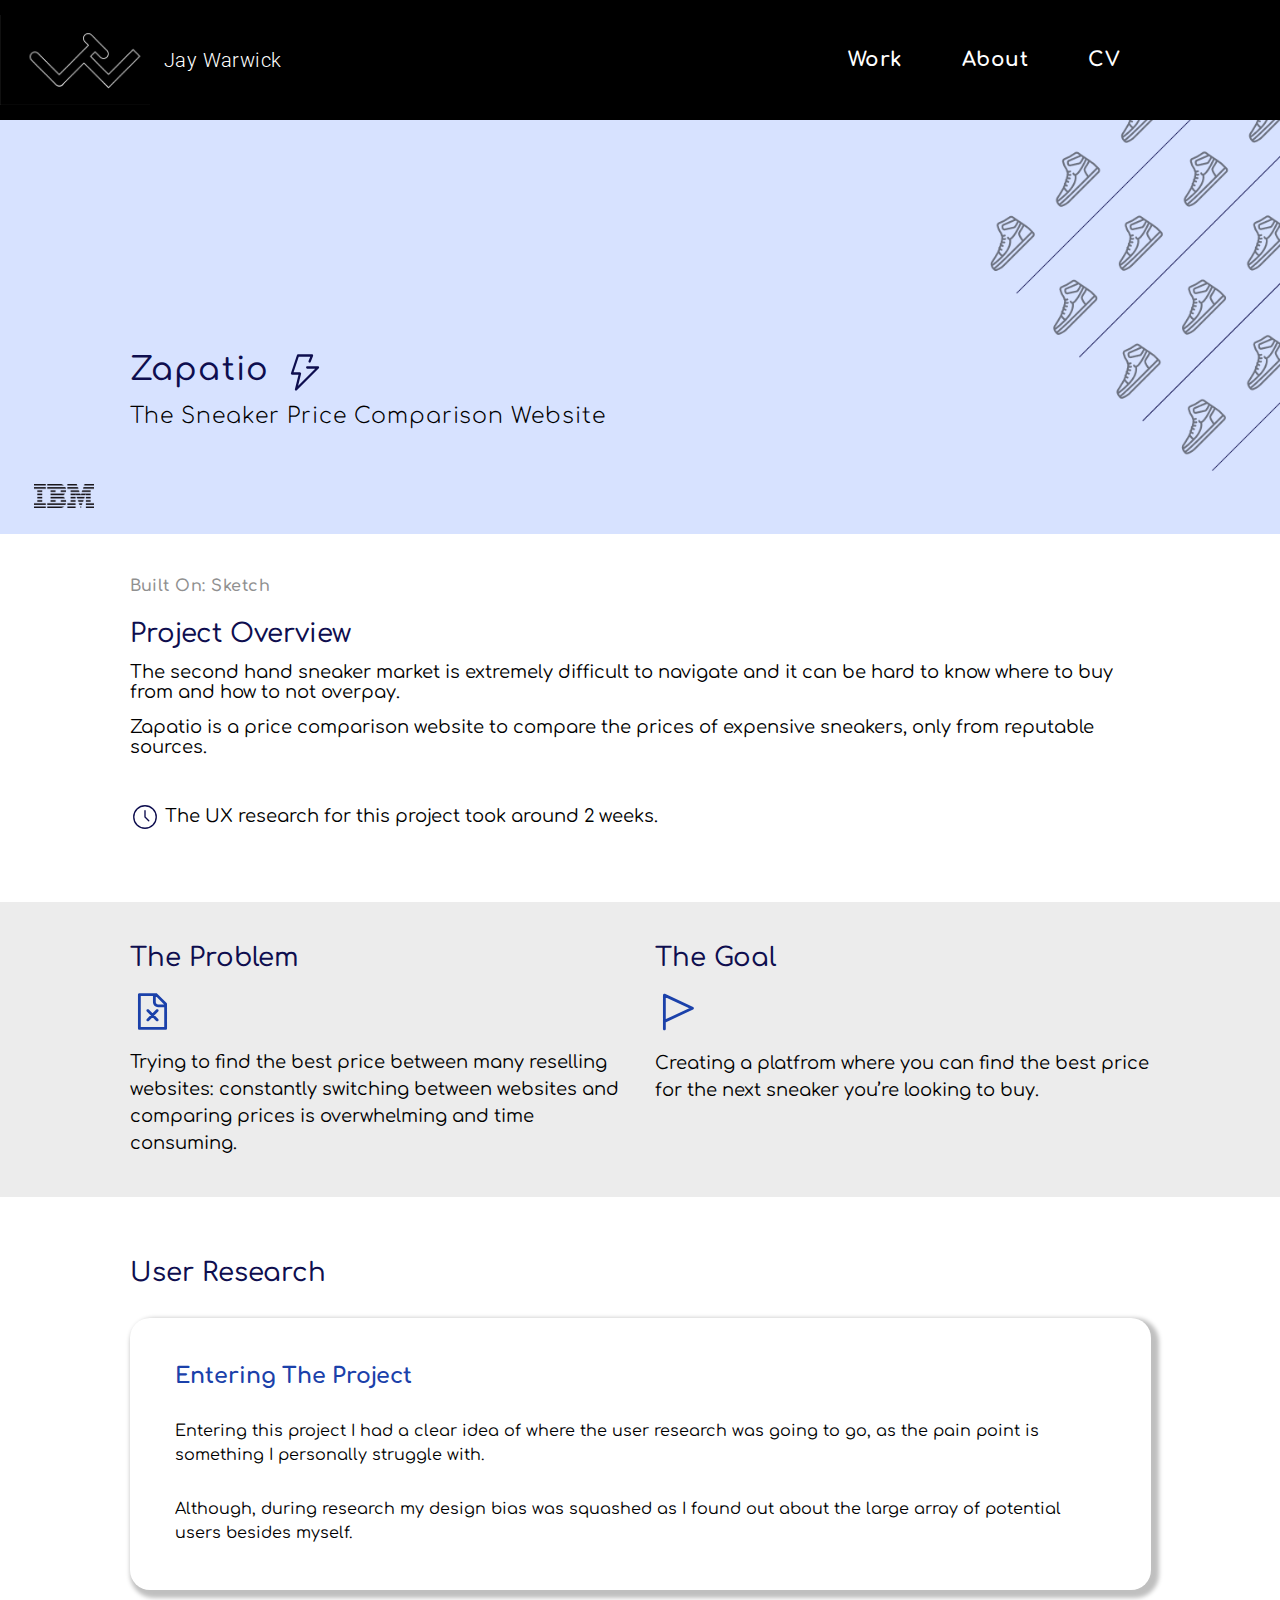
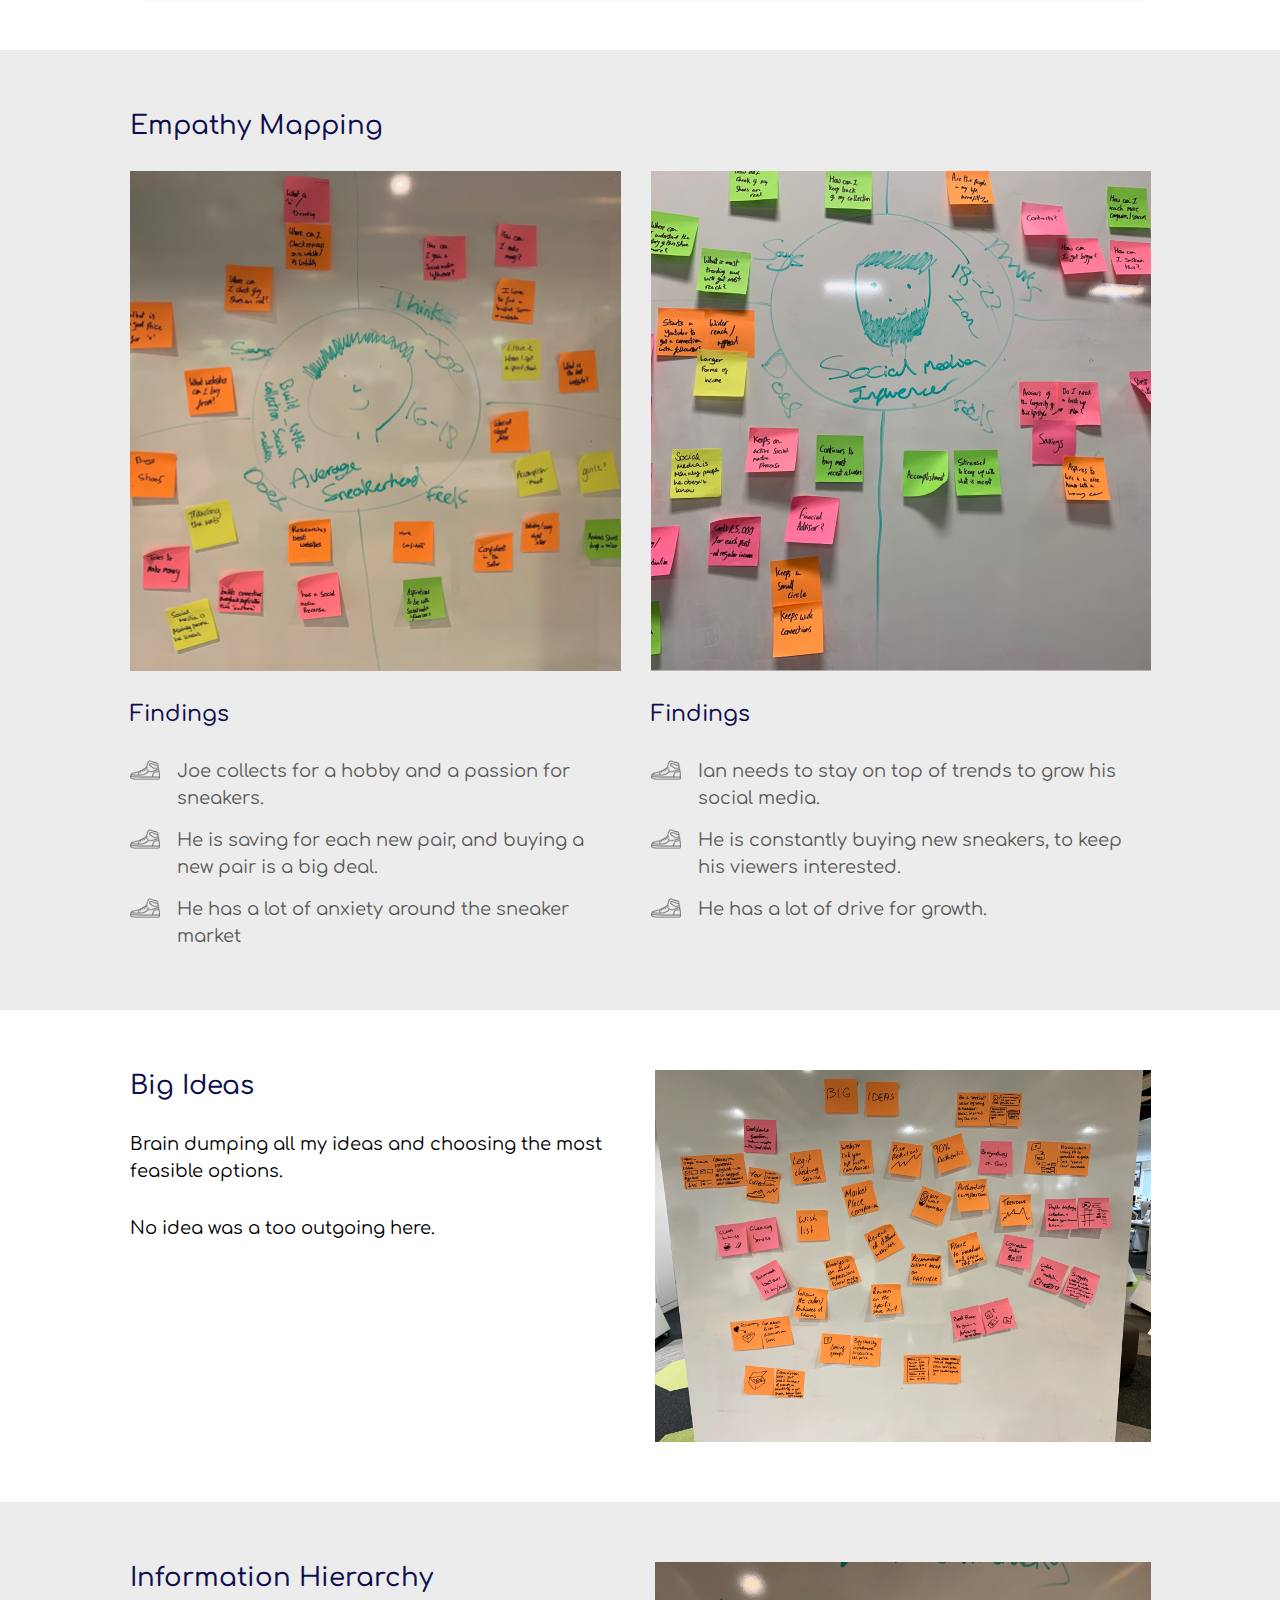
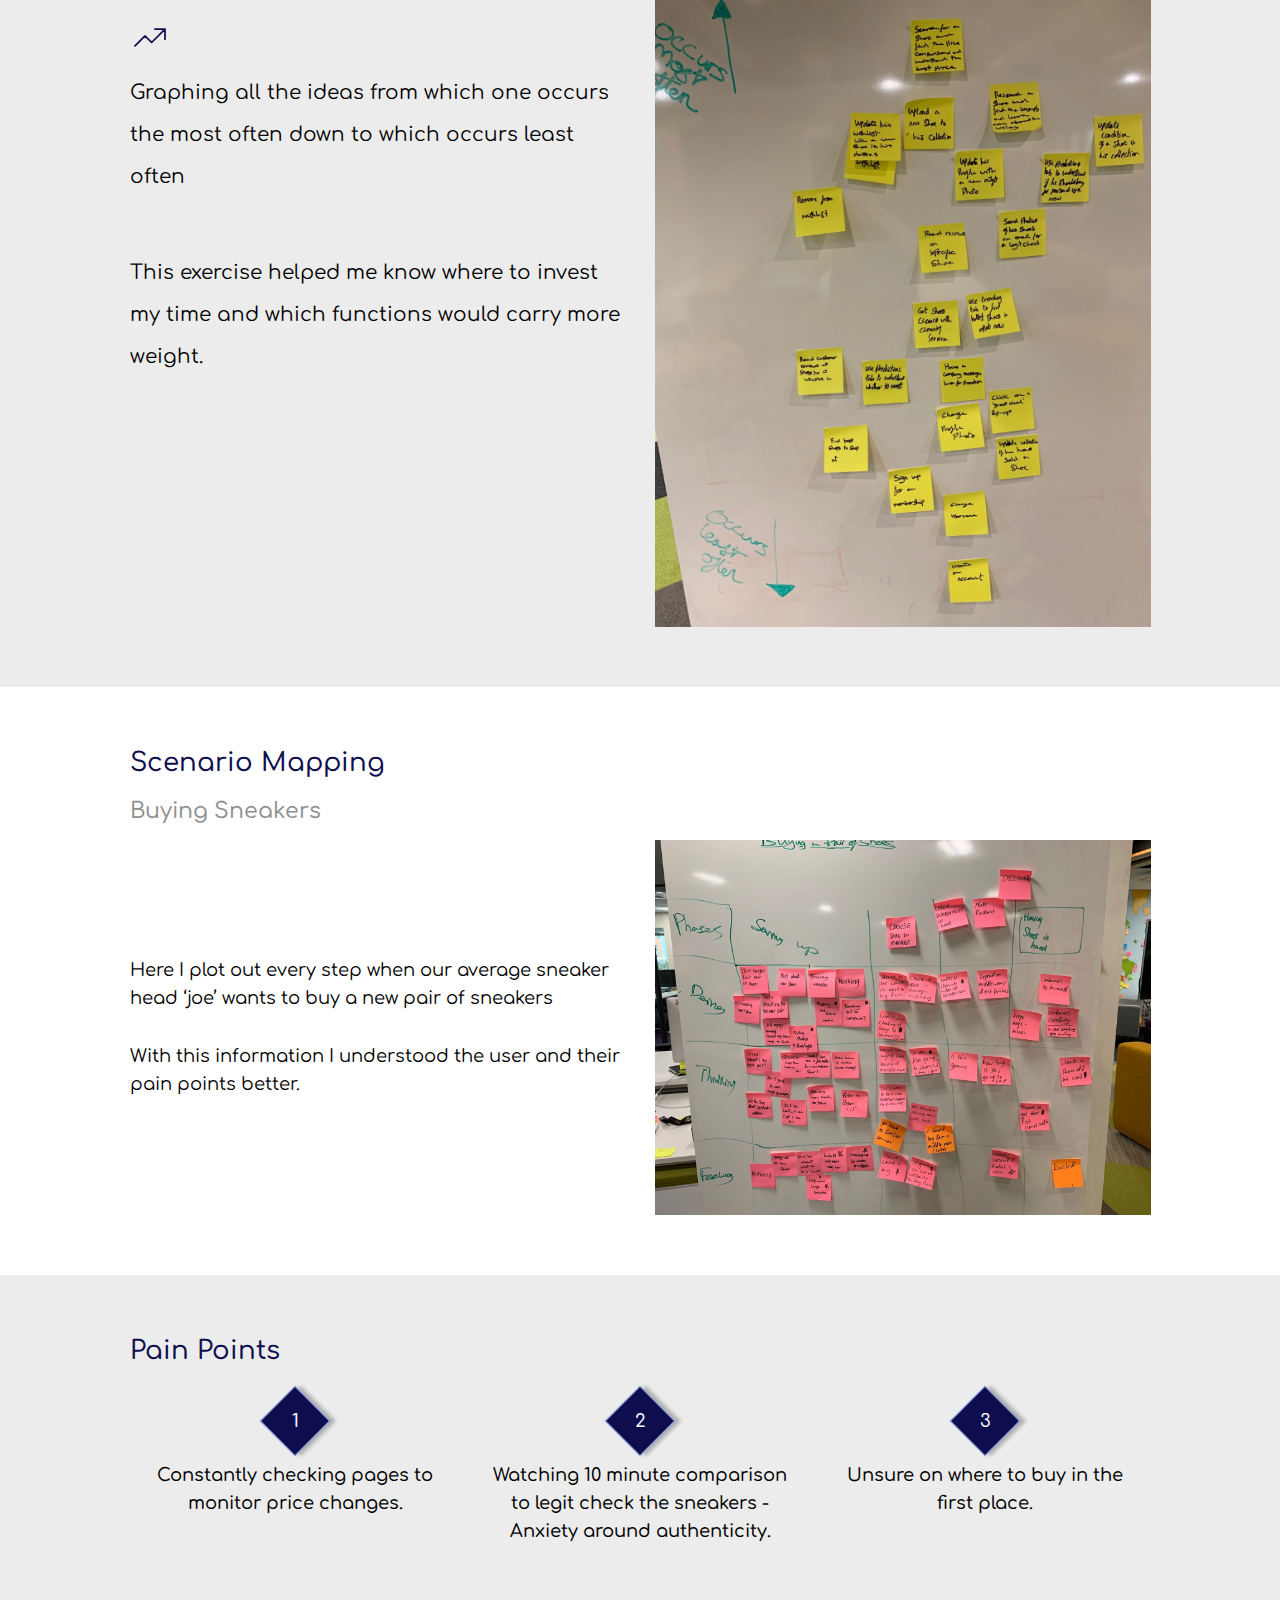
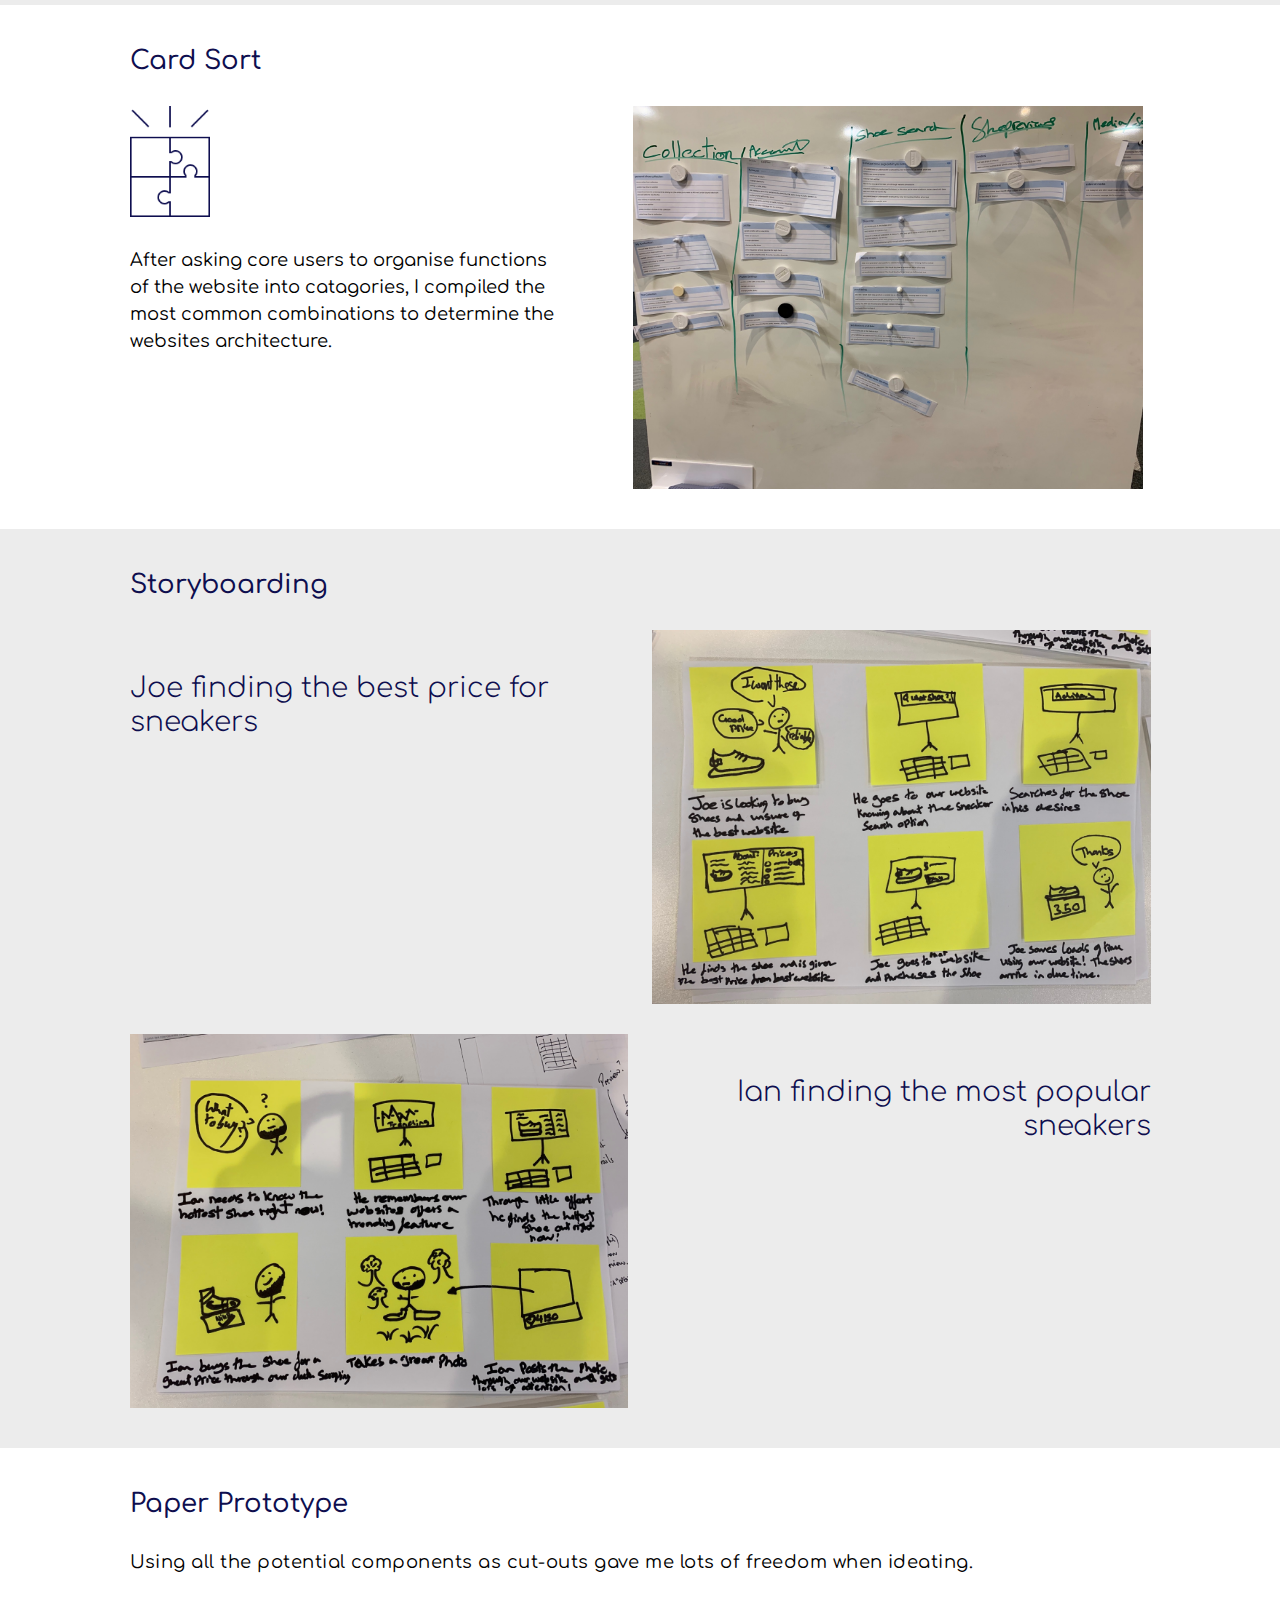
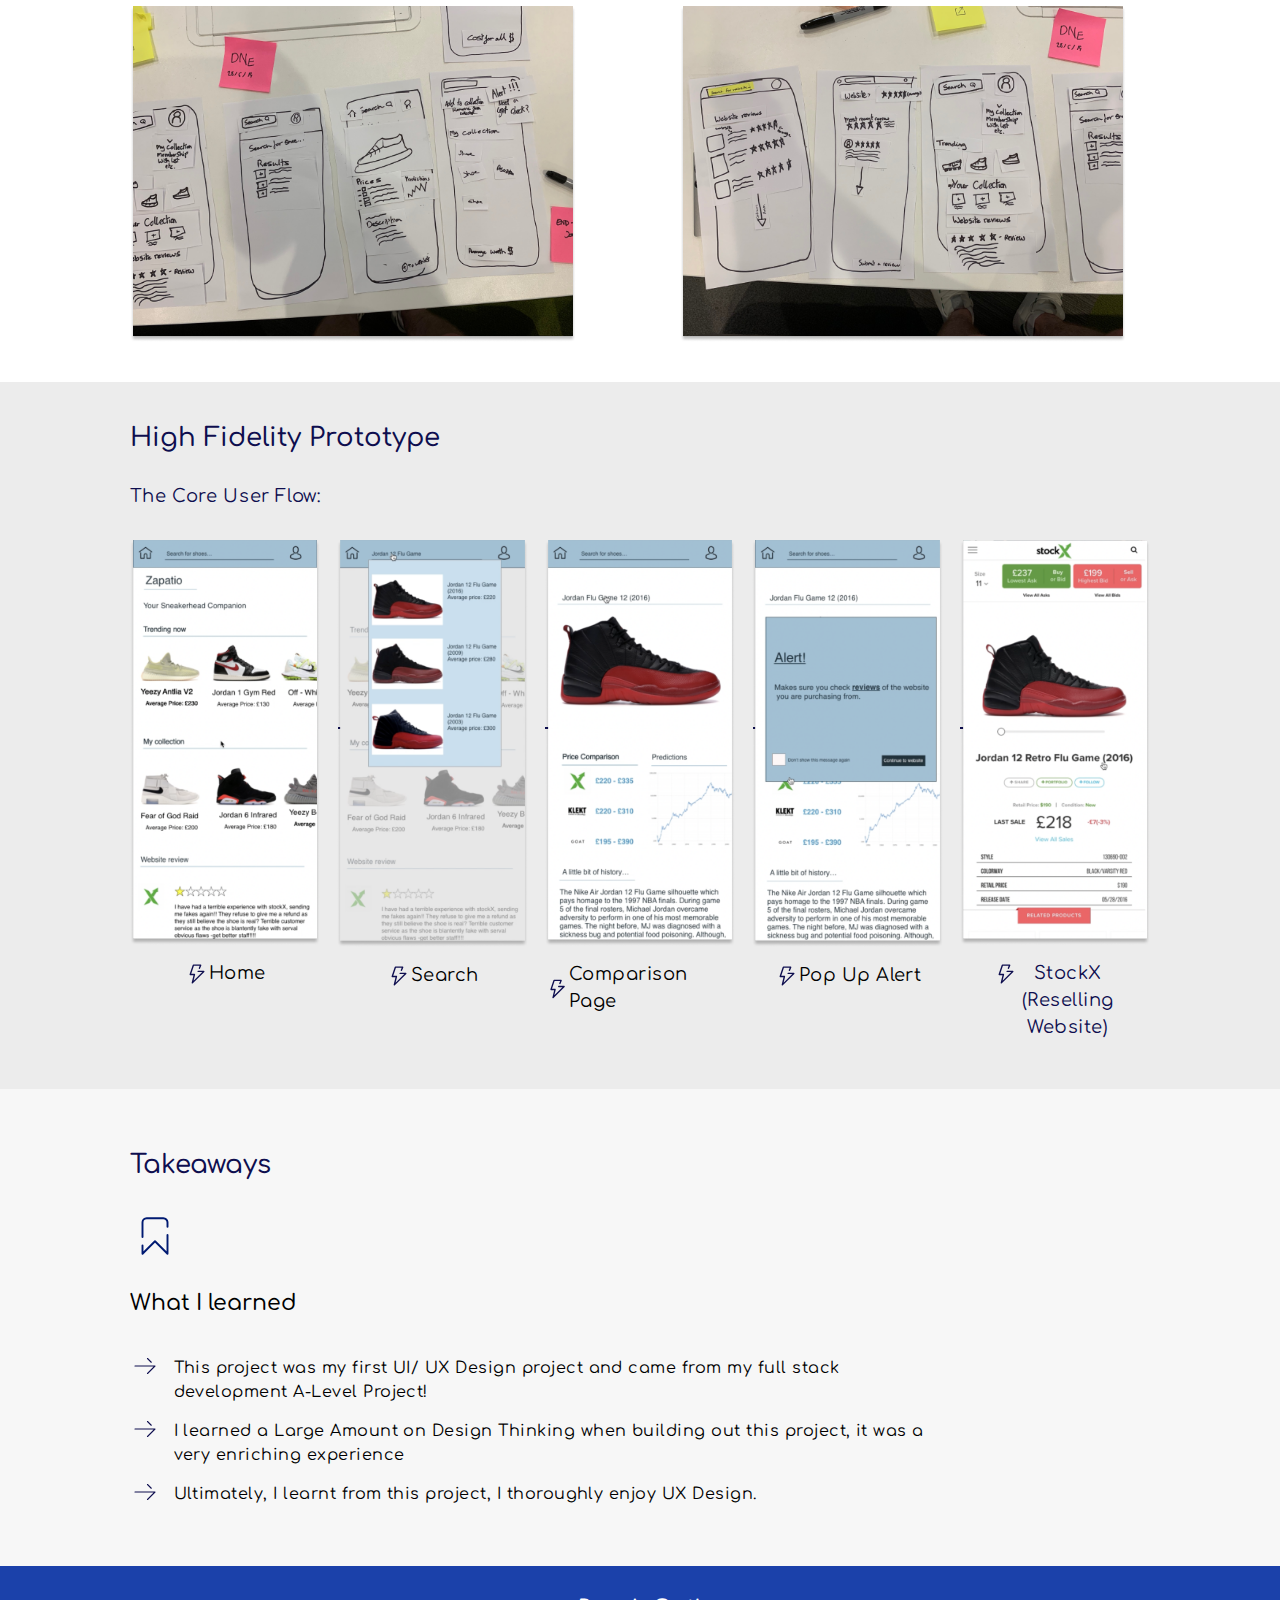
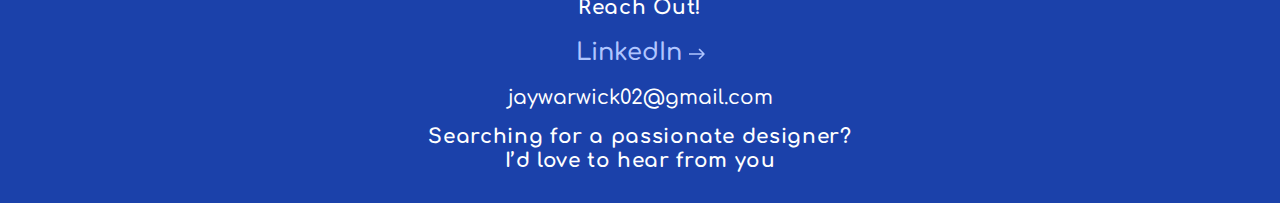
<file: zapatio.html>
<!DOCTYPE html>
<html lang="en">
  <head>
    <meta charset="UTF-8" />
    <meta
      name="viewport"
      content="width=device-width, initial-scale=1 , maximum-scale=1"
    />
    <title>Zapatio</title>
    <!-- css links -->
    <link rel="stylesheet" href="assets/css/bootstrap.min.css" />
    <link rel="stylesheet" href="assets/css/style.css" />
    <link rel="stylesheet" href="assets/css/responsive.css" />
  </head>
  <body>
    <!-- === header section starts here === -->
    <header>
      <div class="navbar--wrapper">
        <a href="index.html">
          <div class="navbar--logo--section">
            <img src="./assets/images/nav-logo.png" alt="" />
            <h3 class="nav--title font--roboto">
              <span>Jay Warwick</span>
            </h3>
          </div>
        </a>

        <div class="navbar--menu--section">
          <ul class="navbar--link--wrapper">
            <li><a href="index.html">Work</a></li>
            <li><a href="about.html">About</a></li>
            <li>
              <a
                href="https://drive.google.com/file/d/1OLdwXGcVSRzLWcV4TG7gwRjcmqdvr_Su/view"
                target="_blank"
                >CV</a
              >
            </li>
          </ul>
        </div>

        <svg
          xmlns="http://www.w3.org/2000/svg"
          width="16"
          height="16"
          fill="currentColor"
          class="bi bi-list"
          viewBox="0 0 16 16"
        >
          <path
            fill-rule="evenodd"
            d="M2.5 12a.5.5 0 0 1 .5-.5h10a.5.5 0 0 1 0 1H3a.5.5 0 0 1-.5-.5m0-4a.5.5 0 0 1 .5-.5h10a.5.5 0 0 1 0 1H3a.5.5 0 0 1-.5-.5m0-4a.5.5 0 0 1 .5-.5h10a.5.5 0 0 1 0 1H3a.5.5 0 0 1-.5-.5"
          />
        </svg>
      </div>
    </header>
    <!-- === header section ends here === -->

    <!-- === main section starts here === -->
    <main>
      <!-- hero area cover section -->
      <section
        class="case--study--hero--cover--area zapatio--case--study--wrapper"
      >
        <div class="container">
          <div class="row">
            <div class="col-md-12">
              <h1 class="case--study--cover--heading">
                Zapatio
                <svg
                  xmlns="http://www.w3.org/2000/svg"
                  width="63"
                  height="63"
                  viewBox="0 0 63 63"
                  fill="none"
                >
                  <path
                    d="M35.7 26.25H49.875L21 55.125L26.25 34.125H15.75L23.625 10.5H42L38.85 18.375"
                    stroke="#0E0E4F"
                    stroke-width="3"
                    stroke-linecap="round"
                    stroke-linejoin="round"
                  />
                </svg>
              </h1>

              <h3>The Sneaker Price Comparison Website</h3>
            </div>
          </div>
        </div>

        <img
          class="hero--wrapper--img"
          src="./assets/images/zapatio-hero-cover.png"
          alt=""
        />
        <img class="ibm--logo" src="./assets/images/ibm-logo.png" alt="" />
      </section>

      <!-- built on section  -->
      <section
        class="built--on--section--area zapatio--project--overview--section"
      >
        <div class="container">
          <div class="row">
            <div class="col-md-12">
              <div class="built--on--section--content">
                <p class="built--on--section--intro">Built on: Sketch</p>

                <!-- built on heading  -->
                <div class="built--on--heading pb__60">
                  <h3>Project Overview</h3>

                  <p>
                    The second hand sneaker market is extremely difficult to
                    navigate and it can be hard to know where to buy from and
                    how to not overpay.
                  </p>
                  <p>
                    Zapatio is a price comparison website to compare the prices
                    of expensive sneakers, only from reputable sources.
                  </p>

                  <h4>
                    <svg
                      xmlns="http://www.w3.org/2000/svg"
                      width="66"
                      height="66"
                      viewBox="0 0 66 66"
                      fill="none"
                    >
                      <path
                        d="M33 19.25V33L41.25 41.25M57.75 33C57.75 46.6692 46.6692 57.75 33 57.75C19.331 57.75 8.25 46.6692 8.25 33C8.25 19.331 19.331 8.25 33 8.25C46.6692 8.25 57.75 19.331 57.75 33Z"
                        stroke="#0E0E4F"
                        stroke-width="3"
                        stroke-linecap="round"
                        stroke-linejoin="round"
                      />
                    </svg>
                    The UX research for this project took around 2 weeks.
                  </h4>
                </div>
              </div>
            </div>
          </div>
        </div>
      </section>

      <!-- problem goal section -->
      <section class="problem--goal--section">
        <div class="container">
          <div class="row">
            <div class="col-md-12">
              <div class="problem--goal--content">
                <div class="the--problem--container">
                  <h3>The Problem</h3>
                  <svg
                    xmlns="http://www.w3.org/2000/svg"
                    width="65"
                    height="65"
                    viewBox="0 0 65 65"
                    fill="none"
                  >
                    <path
                      d="M13.5415 8.125V6.09375C12.4197 6.09375 11.5103 7.00318 11.5103 8.125H13.5415ZM51.4582 56.875V58.9062C52.58 58.9062 53.4894 57.9968 53.4894 56.875H51.4582ZM13.5415 56.875H11.5103C11.5103 57.9968 12.4197 58.9062 13.5415 58.9062V56.875ZM37.9165 8.125L39.3527 6.68869C38.9719 6.30776 38.4552 6.09375 37.9165 6.09375V8.125ZM51.4582 21.6667H53.4894C53.4894 21.128 53.2755 20.6113 52.8944 20.2304L51.4582 21.6667ZM40.7069 32.5821C41.5002 31.7888 41.5002 30.5029 40.7069 29.7096C39.9136 28.9163 38.6277 28.9163 37.8344 29.7096L40.7069 32.5821ZM24.2927 43.2513C23.4995 44.0445 23.4995 45.3305 24.2927 46.1237C25.0859 46.917 26.3721 46.917 27.1652 46.1237L24.2927 43.2513ZM27.1652 29.7096C26.3721 28.9163 25.0859 28.9163 24.2927 29.7096C23.4995 30.5029 23.4995 31.7888 24.2927 32.5821L27.1652 29.7096ZM37.8344 46.1237C38.6277 46.917 39.9136 46.917 40.7069 46.1237C41.5002 45.3305 41.5002 44.0445 40.7069 43.2513L37.8344 46.1237ZM51.4582 54.8438H13.5415V58.9062H51.4582V54.8438ZM15.5728 56.875V8.125H11.5103V56.875H15.5728ZM13.5415 10.1562H37.9165V6.09375H13.5415V10.1562ZM49.4269 21.6667V56.875H53.4894V21.6667H49.4269ZM36.4803 9.56131L50.0219 23.103L52.8944 20.2304L39.3527 6.68869L36.4803 9.56131ZM33.1769 8.125V18.9583H37.2394V8.125H33.1769ZM40.6248 26.4062H51.4582V22.3438H40.6248V26.4062ZM33.1769 18.9583C33.1769 23.0717 36.5114 26.4062 40.6248 26.4062V22.3438C38.755 22.3438 37.2394 20.8281 37.2394 18.9583H33.1769ZM37.8344 29.7096L24.2927 43.2513L27.1652 46.1237L40.7069 32.5821L37.8344 29.7096ZM24.2927 32.5821L37.8344 46.1237L40.7069 43.2513L27.1652 29.7096L24.2927 32.5821Z"
                      fill="#1B41AA"
                    />
                  </svg>

                  <p>
                    Trying to find the best price between many reselling
                    websites: constantly switching between websites and
                    comparing prices is overwhelming and time consuming.
                  </p>
                </div>
                <div class="the--goal--container">
                  <h3>The Goal</h3>
                  <svg
                    xmlns="http://www.w3.org/2000/svg"
                    width="66"
                    height="66"
                    viewBox="0 0 66 66"
                    fill="none"
                  >
                    <path
                      d="M13.75 8.25001L14.6222 6.381C13.9834 6.0829 13.2367 6.13169 12.6421 6.51036C12.0475 6.88901 11.6875 7.5451 11.6875 8.25001H13.75ZM11.6875 57.75C11.6875 58.8891 12.6109 59.8125 13.75 59.8125C14.8891 59.8125 15.8125 58.8891 15.8125 57.75H11.6875ZM13.75 46.75H11.6875C11.6875 47.4548 12.0475 48.111 12.6421 48.4897C13.2367 48.8683 13.9834 48.917 14.6222 48.6189L13.75 46.75ZM55 27.5L55.8723 29.3689C56.5983 29.0301 57.0625 28.3014 57.0625 27.5C57.0625 26.6987 56.5983 25.9699 55.8723 25.631L55 27.5ZM11.6875 8.25001V57.75H15.8125V8.25001H11.6875ZM14.6222 48.6189L55.8723 29.3689L54.1277 25.631L12.8778 44.8811L14.6222 48.6189ZM55.8723 25.631L14.6222 6.381L12.8778 10.119L54.1277 29.3689L55.8723 25.631ZM15.8125 46.75V8.25001H11.6875V46.75H15.8125Z"
                      fill="#1B41AA"
                    />
                  </svg>

                  <p>
                    Creating a platfrom where you can find the best price for
                    the next sneaker you’re looking to buy.
                  </p>
                </div>
              </div>
            </div>
          </div>
        </div>
      </section>

      <!-- user research section -->
      <section class="user--research--section--area">
        <div class="container">
          <div class="row">
            <div class="col-md-12">
              <div class="user--research--section--content">
                <h1>User Research</h1>

                <div class="entering--project--box">
                  <h3>Entering the Project</h3>

                  <p>
                    Entering this project I had a clear idea of where the user
                    research was going to go, as the pain point is something I
                    personally struggle with.
                  </p>

                  <p>
                    Although, during research my design bias was squashed as I
                    found out about the large array of potential users besides
                    myself.
                  </p>
                </div>
              </div>
            </div>
          </div>
        </div>
      </section>

      <!-- empathy mapping section -->
      <section class="empathy--mapping--section--area">
        <div class="container">
          <div class="row">
            <div class="col-md-12">
              <h1 class="zapaito--section--intro">Empathy Mapping</h1>
              <div class="empathy--mapping--section--content">
                <div class="empathy--content--left">
                  <img src="./assets/images/empathy1.png" alt="" />

                  <h3>Findings</h3>
                  <ul>
                    <li>
                      Joe collects for a hobby and a passion for sneakers.
                    </li>
                    <li>
                      He is saving for each new pair, and buying a new pair is a
                      big deal.
                    </li>
                    <li>He has a lot of anxiety around the sneaker market</li>
                  </ul>
                </div>
                <div class="empathy--content--right">
                  <img src="./assets/images/emathy2.png" alt="" />

                  <h3>Findings</h3>
                  <ul>
                    <li>
                      Ian needs to stay on top of trends to grow his social
                      media.
                    </li>
                    <li>
                      He is constantly buying new sneakers, to keep his viewers
                      interested.
                    </li>
                    <li>He has a lot of drive for growth.</li>
                  </ul>
                </div>
              </div>
            </div>
          </div>
        </div>
      </section>

      <!-- big ideas -->
      <section class="big--ideas--section--area">
        <div class="container">
          <div class="row">
            <div class="col-md-12">
              <div class="big--ideas--section--content">
                <div class="big--ideas--section--left">
                  <h1 class="zapaito--section--intro">Big Ideas</h1>

                  <p class="pb__60">
                    Brain dumping all my ideas and choosing the most feasible
                    options.
                  </p>

                  <p>No idea was a too outgoing here.</p>
                </div>
                <div class="big--ideas--section--right">
                  <img src="./assets/images/big-idea.png" alt="" />
                </div>
              </div>
            </div>
          </div>
        </div>
      </section>

      <!-- information hiearchy section -->
      <section class="info--hiearchy--section--area">
        <div class="container">
          <div class="row">
            <div class="col-md-12">
              <div class="info--hiearchy--content">
                <div class="info--hiearchy--left">
                  <h1 class="zapaito--section--intro">Information Hierarchy</h1>

                  <svg
                    xmlns="http://www.w3.org/2000/svg"
                    width="69"
                    height="69"
                    viewBox="0 0 69 69"
                    fill="none"
                  >
                    <path
                      d="M60.375 20.125L37.375 43.125L25.875 31.625L8.625 48.875M60.375 20.125H43.125M60.375 20.125V37.375"
                      stroke="#0E0E4F"
                      stroke-width="3"
                      stroke-linecap="round"
                      stroke-linejoin="round"
                    />
                  </svg>

                  <p class="pb__70">
                    Graphing all the ideas from which one occurs the most often
                    down to which occurs least often
                  </p>
                  <p>
                    This exercise helped me know where to invest my time and
                    which functions would carry more weight.
                  </p>
                </div>
                <div class="info--hiearchy--right">
                  <img src="./assets/images/info-hiearchy.png" alt="" />
                </div>
              </div>
            </div>
          </div>
        </div>
      </section>

      <!-- scenario mapping -->
      <section class="big--ideas--section--area scenario--mapping--area">
        <div class="container">
          <div class="row">
            <div class="col-md-12">
              <h1 class="zapaito--section--intro">Scenario Mapping</h1>
              <h2>Buying Sneakers</h2>
              <div class="big--ideas--section--content">
                <div class="big--ideas--section--left">
                  <p class="pb__60">
                    Here I plot out every step when our average sneaker head
                    ‘joe’ wants to buy a new pair of sneakers
                  </p>

                  <p>
                    With this information I understood the user and their pain
                    points better.
                  </p>
                </div>
                <div class="big--ideas--section--right">
                  <img src="./assets/images/scenario-map.png" alt="" />
                </div>
              </div>
            </div>
          </div>
        </div>
      </section>

      <!-- pain points  -->
      <section class="pain--points--section">
        <div class="container">
          <div class="row">
            <div class="col-md-12">
              <div class="pain--points--content">
                <h1 class="zapaito--section--intro">Pain Points</h1>

                <div class="pain--points--wrapper">
                  <div class="pain--point">
                    <div class="pain--point--shape">
                      <span>1</span>
                    </div>
                    <p>Constantly checking pages to monitor price changes.</p>
                  </div>
                  <div class="pain--point">
                    <div class="pain--point--shape">
                      <span>2</span>
                    </div>
                    <p>
                      Watching 10 minute comparison to legit check the sneakers
                      - Anxiety around authenticity.
                    </p>
                  </div>
                  <div class="pain--point">
                    <div class="pain--point--shape">
                      <span> 3</span>
                    </div>
                    <p>Unsure on where to buy in the first place.</p>
                  </div>
                </div>
              </div>
            </div>
          </div>
        </div>
      </section>

      <!-- card sort -->
      <section class="card--sort--section--area">
        <div class="container">
          <div class="row">
            <div class="col-md-12">
              <h1 class="zapaito--section--intro">Card Sort</h1>
              <div class="card--sort--content">
                <div class="col-md-5">
                  <div class="card--sort--left">
                    <img src="./assets/images/puzzle.png" alt="" />

                    <p>
                      After asking core users to organise functions of the
                      website into catagories, I compiled the most common
                      combinations to determine the websites architecture.
                    </p>
                  </div>
                </div>
                <div class="col-md-6">
                  <div class="card--sort--right">
                    <img src="./assets/images/card-sort.png" alt="" />
                  </div>
                </div>
              </div>
            </div>
          </div>
        </div>
      </section>

      <!-- story boarding -->
      <section class="story--boarding--section--area">
        <div class="container">
          <div class="row">
            <h1 class="zapaito--section--intro">Storyboarding</h1>
            <div class="card--sort--top">
              <div class="row">
                <div class="col-md-6">
                  <h1>Joe finding the best price for sneakers</h1>
                </div>
                <div class="col-md-6">
                  <img src="./assets/images/storybording1.png" alt="" />
                </div>
              </div>
            </div>
            <div class="card--sort--bottom">
              <div class="row row--reverse">
                <div class="col-md-6">
                  <h1>Ian finding the most popular sneakers</h1>
                </div>
                <div class="col-md-6">
                  <img src="./assets/images/storybording2.png" alt="" />
                </div>
              </div>
            </div>
          </div>
        </div>
      </section>

      <!-- paper prototype -->
      <section class="paper--prototype--section--area">
        <div class="container">
          <div class="row">
            <div class="col-md-12">
              <h1 class="zapaito--section--intro">Paper Prototype</h1>
              <p>
                Using all the potential components as cut-outs gave me lots of
                freedom when ideating.
              </p>

              <div class="row dual--image">
                <div class="col-md-6">
                  <img src="./assets/images/paper1.png" alt="" />
                </div>
                <div class="col-md-6">
                  <img src="./assets/images/paper2.png" alt="" />
                </div>
              </div>
            </div>
          </div>
        </div>
      </section>

      <!-- high fidelity prototype -->
      <section class="high--fidelity--prototype--section--area">
        <div class="container">
          <div class="row">
            <div class="col-md-12">
              <h1 class="zapaito--section--intro">High Fidelity Prototype</h1>

              <p>the core user flow:</p>

              <div class="core--user--flow--wrapper">
                <div class="core--user--flow">
                  <img src="./assets/images/coreflow1.png" alt="" />
                  <div class="core--flow--footer">
                    <svg
                      xmlns="http://www.w3.org/2000/svg"
                      width="36"
                      height="36"
                      viewBox="0 0 36 36"
                      fill="none"
                    >
                      <path
                        d="M20.4 15H28.5L12 31.5L15 19.5H9L13.5 6H24L22.2 10.5"
                        stroke="#0E0E4F"
                        stroke-width="2"
                        stroke-linecap="round"
                        stroke-linejoin="round"
                      />
                    </svg>

                    Home
                  </div>
                </div>
                <div class="core--user--flow">
                  <img src="./assets/images/coreflow2.png" alt="" />
                  <div class="core--flow--footer">
                    <svg
                      xmlns="http://www.w3.org/2000/svg"
                      width="36"
                      height="36"
                      viewBox="0 0 36 36"
                      fill="none"
                    >
                      <path
                        d="M20.4 15H28.5L12 31.5L15 19.5H9L13.5 6H24L22.2 10.5"
                        stroke="#0E0E4F"
                        stroke-width="2"
                        stroke-linecap="round"
                        stroke-linejoin="round"
                      />
                    </svg>

                    Search
                  </div>
                </div>
                <div class="core--user--flow">
                  <img src="./assets/images/coreflow3.png" alt="" />
                  <div class="core--flow--footer">
                    <svg
                      xmlns="http://www.w3.org/2000/svg"
                      width="36"
                      height="36"
                      viewBox="0 0 36 36"
                      fill="none"
                    >
                      <path
                        d="M20.4 15H28.5L12 31.5L15 19.5H9L13.5 6H24L22.2 10.5"
                        stroke="#0E0E4F"
                        stroke-width="2"
                        stroke-linecap="round"
                        stroke-linejoin="round"
                      />
                    </svg>

                    Comparison Page
                  </div>
                </div>
                <div class="core--user--flow">
                  <img src="./assets/images/coreflow4.png" alt="" />
                  <div class="core--flow--footer">
                    <svg
                      xmlns="http://www.w3.org/2000/svg"
                      width="36"
                      height="36"
                      viewBox="0 0 36 36"
                      fill="none"
                    >
                      <path
                        d="M20.4 15H28.5L12 31.5L15 19.5H9L13.5 6H24L22.2 10.5"
                        stroke="#0E0E4F"
                        stroke-width="2"
                        stroke-linecap="round"
                        stroke-linejoin="round"
                      />
                    </svg>

                    Pop Up Alert
                  </div>
                </div>
                <div class="core--user--flow">
                  <img src="./assets/images/coreflow5.png" alt="" />
                  <div class="core--flow--footer">
                    <div>
                      <svg
                        xmlns="http://www.w3.org/2000/svg"
                        width="36"
                        height="36"
                        viewBox="0 0 36 36"
                        fill="none"
                      >
                        <path
                          d="M20.4 15H28.5L12 31.5L15 19.5H9L13.5 6H24L22.2 10.5"
                          stroke="#0E0E4F"
                          stroke-width="2"
                          stroke-linecap="round"
                          stroke-linejoin="round"
                        />
                      </svg>
                    </div>

                    <div>
                      <p>StockX</p>
                      <p>(Reselling Website)</p>
                    </div>
                  </div>
                </div>
              </div>
            </div>
          </div>
        </div>
      </section>

      <!-- takeways section -->
      <section class="takeways--section--area zapatio--takeway--section">
        <div class="container">
          <div class="row">
            <div class="col-md-12">
              <h1 class="measuring--change--heading">Takeaways</h1>

              <svg
                xmlns="http://www.w3.org/2000/svg"
                width="78"
                height="78"
                viewBox="0 0 78 78"
                fill="none"
              >
                <path
                  d="M58.5 39V68.25L39 48.75L19.5 68.25V55.25M58.5 26V19.5C58.5 15.9101 55.5899 13 52 13H26C22.4101 13 19.5 15.9101 19.5 19.5V42.25"
                  stroke="#001A72"
                  stroke-width="3"
                  stroke-linecap="round"
                  stroke-linejoin="round"
                />
              </svg>

              <!-- takeways list -->
              <div class="takeways--list">
                <h3>What I learned</h3>

                <div>
                  <p>
                    This project was my first UI/ UX Design project and came
                    from my full stack development A-Level Project!
                  </p>
                  <p>
                    I learned a Large Amount on Design Thinking when building
                    out this project, it was a very enriching experience
                  </p>
                  <p>
                    Ultimately, I learnt from this project, I thoroughly enjoy
                    UX Design.
                  </p>
                </div>
              </div>
            </div>
          </div>
        </div>
      </section>
    </main>
    <!-- === main section ends here === -->

    <!-- === footer section starts here === -->
    <footer>
      <div class="case--study--footer zapaito--home--footer">
        <h1>Reach Out!</h1>

        <a target="_blank" href="https://www.linkedin.com/in/jay-w-b7081016a/">
          <p>
            LinkedIn
            <a
              target="_blank"
              href="https://www.linkedin.com/in/jay-w-b7081016a/"
            >
              <svg
                xmlns="http://www.w3.org/2000/svg"
                width="33"
                height="24"
                viewBox="0 0 33 24"
                fill="none"
              >
                <path
                  d="M32.0607 13.0607C32.6464 12.4749 32.6464 11.5251 32.0607 10.9393L22.5147 1.3934C21.9289 0.807611 20.9792 0.807611 20.3934 1.3934C19.8076 1.97919 19.8076 2.92893 20.3934 3.51472L28.8787 12L20.3934 20.4853C19.8076 21.0711 19.8076 22.0208 20.3934 22.6066C20.9792 23.1924 21.9289 23.1924 22.5147 22.6066L32.0607 13.0607ZM0 13.5H31V10.5H0V13.5Z"
                  fill="#b0c5ff"
                />
              </svg>
            </a>
          </p>
        </a>

        <h2>jaywarwick02@gmail.com</h2>

        <h4>
          Searching for a passionate designer? <br />
          I’d love to hear from you
        </h4>
      </div>
    </footer>
    <!-- === footer section ends here === -->

    <!-- js links -->
    <script src="assets/js/bootstrap.min.js"></script>
    <script src="./assets/js/jquery-3.7.1.min.js"></script>
    <script src="./assets/js/owl.carousel.min.js"></script>
    <script src="assets/js/main.js"></script>
  </body>
</html>
</file>
<file: assets/css/style.css>
/* google fonts */
@import url("https://fonts.googleapis.com/css2?family=Comfortaa:wght@300;400;500;600;700&family=Roboto:wght@300;400;500;700;900&display=swap");

@import url("https://fonts.googleapis.com/css2?family=IBM+Plex+Sans:wght@300;400&display=swap");

@import url("https://fonts.googleapis.com/css2?family=Inter:wght@300;400;500;600;700&display=swap");

/* google fonts */

* {
  margin: 0px;
  padding: 0px;
  -webkit-box-sizing: border-box;
  box-sizing: border-box;
}

html,
body,
div,
span,
h1,
h2,
h3,
h4,
h5,
h6,
p,
a,
strong,
i,
ol,
ul,
li,
form,
label,
footer,
header,
menu,
nav,
section {
  margin: 0px;
  padding: 0px;
}
a {
  text-decoration: none;
  color: black;
}

ul,
li {
  list-style: none;
}

body {
  font-family: "Comfortaa", sans-serif;
  scroll-behavior: smooth;
}

main {
  overflow-x: hidden;
}

.font--roboto {
  font-family: "Roboto", sans-serif;
}
.font--ibm {
  font-family: "IBM Plex Sans", sans-serif;
}

.font--inter {
  font-family: "Inter", sans-serif;
}

:root {
  --header--bg: #000;
  --main--bg: #0c0c0c;
  --yellow: #fbce07;
  --inter-font: "Inter", sans-serif;
  --default-font: "Comfortaa", sans-serif;
}

/* navbar section styles */
header {
  padding: 20px 0px;
  background-color: var(--header--bg);
}
.navbar--wrapper {
  display: -webkit-box;
  display: -ms-flexbox;
  display: flex;
  -webkit-box-pack: justify;
  -ms-flex-pack: justify;
  justify-content: space-between;
  -webkit-box-align: center;
  -ms-flex-align: center;
  align-items: center;
  color: white;
}

.navbar--logo--section {
  display: -webkit-box;
  display: -ms-flexbox;
  display: flex;
  -webkit-box-align: center;
  -ms-flex-align: center;
  align-items: center;
  gap: 14px;
}

.navbar--logo--section img {
  width: 150px;
}

.navbar--wrapper svg {
  display: none;
}

.nav--title {
  color: #fff;
  font-size: 20px;
  font-weight: 300;
  letter-spacing: 0.4px;
  text-transform: capitalize;
}

.navbar--link--wrapper {
  color: white;
  display: -webkit-box;
  display: -ms-flexbox;
  display: flex;
  -webkit-box-align: center;
  -ms-flex-align: center;
  align-items: center;
  gap: 130px;
  padding-right: 160px;
}

.navbar--link--wrapper li a {
  color: #fff;
  font-size: 24px;
  font-weight: 700;
  letter-spacing: 0.48px;
  text-transform: capitalize;
  padding-bottom: 4px;
}

.navbar--link--wrapper li a.active {
  border-bottom: 2px solid #fff;
}

/* main section style */
.black--bg--main {
  background-color: var(--main--bg);
}

/* hero section cover area styles */
.hero--section--cover--area {
  padding: 180px 0px 260px;
  position: relative;
  color: white;
}

.hero--section--title {
  color: #fff;
  font-size: 96px;
  font-weight: 700;
  letter-spacing: 1.92px;
  text-transform: capitalize;
}

.hero--section--cover--img--wrapper-desktop{
  position: absolute;
  right: -300px;
  top: 80px;
  height: 472px;
}

.hero--section--cover--img--wrapper-mobile {
  display: none;
}

.hero--cover--text--changing--wrapper {
  padding-top: 45px;
}

.hero--cover--text--changing--wrapper p {
  color: #707070;
  font-size: 30px;
  font-weight: 600;
  letter-spacing: 0.6px;
}
.text--changing--container {
  position: relative;
  padding-bottom: 90px;
}

.text--changing--container h1 {
  color: #fff;
  font-size: 64px;
  font-weight: 600;
  letter-spacing: 1.28px;
  text-transform: capitalize;
  position: absolute;
  transition: 0.3s ease-in-out;
}

.opacity-class {
  opacity: 0;
}

.hero--cover--button--wrapper {
  padding-top: 60px;
  width: 100%;
  display: -webkit-box;
  display: -ms-flexbox;
  display: flex;
  gap: 55px;
}

.hero--cover--button--wrapper .cover--button {
  color: #fff;
  font-size: 20px;
  font-weight: 700;
  letter-spacing: 0.4px;
  padding: 27px 32px;
  border: 3px solid #9903df;
  border-radius: 20px;
  min-width: 293px;
  display: -webkit-box;
  display: -ms-flexbox;
  display: flex;
}

.cover--button {
  position: relative;
  -webkit-transition: 0.3s ease-in-out;
  -o-transition: 0.3s ease-in-out;
  transition: 0.3s ease-in-out;
}

.cover--button:last-child {
  border-color: #03b5df;
}

.cover--button::after {
  content: "";
  width: 20px;
  height: 20px;
  background-image: url("../images/button--arrow.svg");
  background-repeat: no-repeat;
  background-size: cover;
  background-position: center;
  position: absolute;
  top: 30px;
  right: 16px;
  -webkit-transition: 0.3s ease-in-out;
  -o-transition: 0.3s ease-in-out;
  transition: 0.3s ease-in-out;
}

.cover--button:last-child::before {
  content: "";
  width: 20px;
  height: 20px;
  background-image: url("../images/button--arrow.svg");
  background-repeat: no-repeat;
  background-size: cover;
  background-position: center;
  position: absolute;
  top: 30px;
  right: 16px;
  -webkit-transition: 0.3s ease-in-out;
  -o-transition: 0.3s ease-in-out;
  transition: 0.3s ease-in-out;
}

.cover--button:first-child:hover {
  background-color: #9903df;
}

.cover--button:first-child:hover::after {
  -webkit-transform: rotate(90deg);
  -ms-transform: rotate(90deg);
  transform: rotate(90deg);
}

.cover--button:last-child:hover {
  background-color: #03b5df;
}

.cover--button:last-child:hover::before {
  -webkit-transform: translateX(-25px);
  -ms-transform: translateX(-25px);
  transform: translateX(-25px);
}

/* landing page work box area */
.landing--page--work--box--area {
  padding: 76px 0px 115px;
}

.landing--page--work--box--container {
  display: -ms-grid;
  display: grid;
  -ms-grid-columns: 1fr 52px 1fr;
  grid-template-columns: repeat(2, 1fr);
  gap: 52px;
  padding-bottom: 140px;
}

.work--box {
  padding: 145px 90px;
  border-radius: 50px;
  -webkit-box-shadow: 1px 4px 4px 0px rgba(0, 0, 0, 0.25);
  box-shadow: 1px 4px 4px 0px rgba(0, 0, 0, 0.25);
  display: -webkit-box;
  display: -ms-flexbox;
  display: flex;
  -webkit-box-pack: center;
  -ms-flex-pack: center;
  justify-content: center;
  position: relative;
}

.box--hover--text {
  position: absolute;
  width: 100%;
  text-align: center;
  height: 100%;
  background-color: #1d1d1d;
  top: 0px;
  display: -webkit-box;
  display: -ms-flexbox;
  display: flex;
  -webkit-box-orient: vertical;
  -webkit-box-direction: normal;
  -ms-flex-direction: column;
  flex-direction: column;
  -webkit-box-align: center;
  -ms-flex-align: center;
  align-items: center;
  -webkit-box-pack: center;
  -ms-flex-pack: center;
  justify-content: center;
  border-radius: 50px;
  border: 2px solid transparent;
  opacity: 0;
  -webkit-transition: 0.3s ease-in-out;
  -o-transition: 0.3s ease-in-out;
  transition: 0.3s ease-in-out;
}

.color1 {
  border-color: #fbce07;
}
.color2 {
  border-color: #0097bb;
}
.color3 {
  border-color: #ffffff;
}
.color4 {
  border-color: #b0c5ff;
}

.box--hover--text h1 {
  color: #fff;
  font-family: Comfortaa;
  font-size: 35px;
  font-weight: 500;
  letter-spacing: 0.7px;
  text-transform: capitalize;
}

.box--hover--text p {
  color: #c2c2c2;
  font-size: 35px;
  font-weight: 300;
  letter-spacing: 0.7px;
  text-transform: capitalize;
}

.landing--page--work--box--container a:nth-child(1) .work--box {
  background-color: #fbce07;
}
.landing--page--work--box--container a:nth-child(2) .work--box {
  background-color: #0097bb;
}
.landing--page--work--box--container a:nth-child(3) .work--box {
  background-color: #ffffff;
}
.landing--page--work--box--container a:nth-child(4) .work--box {
  background-color: #b0c5ff;
}

.work--box:hover .box--hover--text {
  opacity: 1;
}

.work--box {
  height: 390px;
}

.work--box .description--text {
  position: absolute;
  bottom: 30px;
  display: none;
}

.landing--page--work--box--area .small--text {
  color: #c2c2c2;
  font-size: 16px;
  text-align: center;
}

/* footer area styles */
.landing--page--footer--area {
  text-align: center;
  padding: 35px 0px;
  background-color: #181818;
}

.landing--page--footer--area h3 {
  color: rgba(255, 255, 255, 0.5);
  font-size: 24px;
  font-weight: 600;
}

.landing--page--footer--area .footer--links--wrapper {
  display: -webkit-box;
  display: -ms-flexbox;
  display: flex;
  -webkit-box-align: center;
  -ms-flex-align: center;
  align-items: center;
  -webkit-box-pack: center;
  -ms-flex-pack: center;
  justify-content: center;
  gap: 58px;
  padding: 32px 0px 34px;
}

.footer--links--wrapper a:first-child {
  color: #246eb9;
  font-size: 24px;
  font-weight: 600;
}
.footer--links--wrapper a:last-child {
  color: #b97424;
  font-size: 24px;
  font-weight: 600;
}

.landing--page--footer--area p {
  color: #fff;
  font-size: 24px;
  font-weight: 600;
}

/* about page styles */
.about--hero--cover--area {
  padding: 102px 0px;
}
.about--me--intro--heading {
  padding-top: 90px;
}

.about--me--intro--heading h1,
.about--me--intro--heading h3 {
  color: #fff;
  font-size: 96px;
  font-weight: 400;
  display: -webkit-box;
  display: -ms-flexbox;
  display: flex;
  -webkit-box-align: center;
  -ms-flex-align: center;
  align-items: center;
  gap: 20px;
}

.about--me--intro--heading h1 p {
  color: #707070;
  font-size: 50px;
  font-weight: 400;
  letter-spacing: 0.6px;
  padding-top: 26px;
}

.about--hero--cover--content {
  display: -webkit-box;
  display: -ms-flexbox;
  display: flex;
  -webkit-box-pack: justify;
  -ms-flex-pack: justify;
  justify-content: space-between;
  padding-right: 50px;
}

.about--hero--cover--right {
  position: relative;
}

.me--text {
  position: absolute;
  top: -50px;
  right: 7%;
}

.me--text p {
  color: #616161;
  font-size: 30px;
  font-weight: 400;
  text-align: end;
  padding-bottom: 15px;
}

.img--slider {
  overflow: hidden;
}

/* .img--slider .owl-item{
  max-width: 620px;
} */

/* about me description area styles */
.about--me--description--area {
  padding: 102px 0px;
}

.about--me--description--content {
  padding-right: 50px;
}

.description--top h1,
.description--bottom h1 {
  color: #c7c7c7;
  font-size: 32px;
}
.description--top p,
.description--bottom p {
  color: #c7c7c7;
  font-size: 24px;
  font-weight: 300;
  padding-top: 27px;
}

.description--top {
  padding-bottom: 50px;
}

/* timeline section area */
.timeline--section--cover--area {
  padding: 102px 0px 0px;
}

.timeline--section--heading {
  color: #fff;
  font-size: 64px;
  padding-bottom: 115px;
}

.timeline--container {
  display: -webkit-box;
  display: -ms-flexbox;
  display: flex;
  -webkit-box-orient: vertical;
  -webkit-box-direction: normal;
  -ms-flex-direction: column;
  flex-direction: column;
  gap: 90px;
  border-left: 2px solid #c7c7c7;
  padding-left: 35px;
  position: relative;
  padding-bottom: 260px;
}

.timeline--container h1 {
  color: #fff;
  font-size: 36px;
}

.timeline--container p {
  color: #c7c7c7;
  font-size: 24px;
  padding-top: 28px;
}

.timeline--content {
  position: relative;
}

.timeline--content::before {
  content: "";
  width: 35px;
  height: 35px;
  background-color: #c7c7c7;
  border-radius: 50%;
  position: absolute;
  left: -53px;
  z-index: 40;
  -webkit-transition: 0.4s ease-in-out;
  -o-transition: 0.4s ease-in-out;
  transition: 0.4s ease-in-out;
}

.yellow--after::after {
  content: "";
  width: 35px;
  height: 35px;
  background-color: var(--yellow);
  border-radius: 50%;
  position: absolute;
  left: -53px;
  z-index: 40;
  top: 0px;
  -webkit-transition: 0.4s ease-in-out;
  -o-transition: 0.4s ease-in-out;
  transition: 0.4s ease-in-out;
  opacity: 0;
  visibility: hidden;
}
.blue--after::after {
  content: "";
  width: 35px;
  height: 35px;
  background-color: #0795fb;
  border-radius: 50%;
  position: absolute;
  left: -53px;
  z-index: 40;
  top: 0px;
  -webkit-transition: 0.4s ease-in-out;
  -o-transition: 0.4s ease-in-out;
  transition: 0.4s ease-in-out;
  opacity: 0;
  visibility: hidden;
}

.mix--after::after {
  content: "";
  width: 35px;
  height: 35px;
  background-image: url("../images/google-circle.png");
  background-repeat: no-repeat;
  background-position: center;
  background-size: cover;
  border-radius: 50%;
  position: absolute;
  left: -53px;
  z-index: 40;
  top: 0px;
  -webkit-transition: 0.4s ease-in-out;
  -o-transition: 0.4s ease-in-out;
  transition: 0.4s ease-in-out;
  opacity: 0;
  visibility: hidden;
}
.violet--after::after {
  content: "";
  width: 35px;
  height: 35px;
  background-color: #00258a;
  border-radius: 50%;
  position: absolute;
  left: -53px;
  z-index: 40;
  top: 0px;
  -webkit-transition: 0.4s ease-in-out;
  -o-transition: 0.4s ease-in-out;
  transition: 0.4s ease-in-out;
  opacity: 0;
  visibility: hidden;
}
.darkBlue--after::after {
  content: "";
  width: 35px;
  height: 35px;
  background-color: #2d61f6;
  border-radius: 50%;
  position: absolute;
  left: -53px;
  z-index: 40;
  top: 0px;
  -webkit-transition: 0.4s ease-in-out;
  -o-transition: 0.4s ease-in-out;
  transition: 0.4s ease-in-out;
  opacity: 0;
  visibility: hidden;
}

/* showing class */
.darkBlue--after.show--after::after,
.violet--after.show--after::after,
.mix--after.show--after::after,
.blue--after.show--after::after,
.yellow--after.show--after::after {
  opacity: 1;
  visibility: visible;
}

.timeline--content--details {
  max-height: 0px;
  min-height: 0px;
  overflow: hidden;
  opacity: 0;
  -webkit-transition: 0.4s ease-in-out;
  -o-transition: 0.4s ease-in-out;
  transition: 0.4s ease-in-out;
}

.show--timeline--details {
  min-height: -webkit-fit-content;
  min-height: -moz-fit-content;
  min-height: fit-content;
  max-height: 100vh;
  padding-top: 38px;
  opacity: 1;
}

.timeline--content--details ul li {
  color: #fff;
  font-size: 20px;
  font-weight: 400;
  line-height: normal;
  position: relative;
  padding-left: 20px;
  max-width: 630px;
}

.timeline--content--details ul li::before {
  content: "";
  width: 5px;
  height: 5px;
  position: absolute;
  background-color: #fff;
  border-radius: 50%;
  left: 0px;
  top: 8px;
}

.timeline--link--gap {
  display: -webkit-box;
  display: -ms-flexbox;
  display: flex;
  -webkit-box-orient: vertical;
  -webkit-box-direction: normal;
  -ms-flex-direction: column;
  flex-direction: column;
  gap: 25px;
}

.timeline--content--details .pl__40 {
  padding-left: 40px;
}
.timeline--content--details .pl__40::before {
  left: 25px;
}

.timeline--content--details .pt__20::before {
  top: 30px;
}

.timeline--links {
  display: -webkit-box;
  display: -ms-flexbox;
  display: flex;
  -webkit-box-orient: vertical;
  -webkit-box-direction: normal;
  -ms-flex-direction: column;
  flex-direction: column;
  gap: 27px;
  padding-top: 38px;
}

.timeline--links a {
  color: #4462ff;
  font-size: 24px;
  font-style: normal;
  font-weight: 300;
  line-height: normal;
  -webkit-text-decoration-line: underline;
  text-decoration-line: underline;
}

.timeline--links p {
  color: #c7c7c7;
  font-family: Comfortaa;
  font-size: 15px;
  font-style: normal;
  font-weight: 300;
  line-height: normal;
  padding-top: 0;
  margin-top: -10px;
}

/* carousel style */
.owl-carousel .owl-item img {
  display: block;
  width: 100%;
  width: 280px;
  height: 481px;
  object-fit: contain;
}

.owl-carousel .owl-item {
  display: -webkit-box;
  display: -ms-flexbox;
  display: flex;
  -webkit-box-pack: end;
  -ms-flex-pack: end;
  justify-content: end;
  -webkit-box-align: center;
  -ms-flex-align: center;
  align-items: center;
}

.img--slider .owl-item {
  -webkit-box-pack: end;
  -ms-flex-pack: end;
  justify-content: end;
  /* padding-left: 64px; */
}

.about--hero--cover--right {
  padding-right: 50px;
}

/* edited timeline */
.timeline--content h1 {
  cursor: pointer;
}

.associate--ux {
  -webkit-transition: 0.4s ease-in-out;
  -o-transition: 0.4s ease-in-out;
  transition: 0.4s ease-in-out;
}

.associate--ux:hover {
  color: #fbce07;
}

.shell--energy {
  color: #fbce07;
}

.freelance--ui {
  -webkit-transition: 0.4s ease-in-out;
  -o-transition: 0.4s ease-in-out;
  transition: 0.4s ease-in-out;
}

.freelance--ui:hover {
  color: #0795fb;
}

.freeleance {
  color: #0795fb;
}

.google {
  color: #0795fb;
}

.google span:nth-child(1) {
  color: #eb4335;
}
.google span:nth-child(3) {
  color: #34a853;
}
.google span:nth-child(2) {
  color: #fbce07;
}

.google--certificate .u--x,
.google--certificate .cer,
.google--certificate .ti--fi,
.google--certificate .cate {
  -webkit-transition: 0.4s ease-in-out;
  -o-transition: 0.4s ease-in-out;
  transition: 0.4s ease-in-out;
}

.google--certificate:hover .u--x {
  color: #eb4335;
}

.google--certificate:hover .cer {
  color: #fbce07;
}
.google--certificate:hover .ti--fi {
  color: #34a853;
}
.google--certificate:hover .cate {
  color: #0795fb;
}

.white--space {
  color: #4557ae;
}
.ux--intern {
  -webkit-transition: 0.4s ease-in-out;
  -o-transition: 0.4s ease-in-out;
  transition: 0.4s ease-in-out;
}
.ux--intern:hover {
  color: #4557ae;
}

.ibm {
  color: #2d61f6;
}

.ux--work {
  -webkit-transition: 0.4s ease-in-out;
  -o-transition: 0.4s ease-in-out;
  transition: 0.4s ease-in-out;
}

.ux--work:hover {
  color: #2d61f6;
}

/* case study page styels */

.case--study--hero--cover--area {
  padding: 175px 0px 35px;
}

.case--study--cover--heading {
  color: #404040;
  font-size: 64px;
  font-weight: 700;
  letter-spacing: 1.28px;
  text-transform: capitalize;
  padding-bottom: 130px;
}

.case--study--main--logo img {
  width: 277px;
}
.moving--home--case--study--wrapper {
  background-color: var(--yellow);
}

/* built on section area styles */
.built--on--section--area {
  padding: 40px 0px 120px;
}

.built--on--section--intro {
  color: #909090;
  font-size: 24px;
  font-weight: 600;
  letter-spacing: 0.48px;
  text-transform: capitalize;
  padding-bottom: 56px;
}

.pb__60 {
  padding-bottom: 60px;
}

.built--on--heading h3 {
  color: #0097bb;
  font-size: 48px;
  font-weight: 500;
  padding-bottom: 16px;
}

.built--on--heading p {
  color: #000;
  font-size: 20px;
  font-family: "Inter", sans-serif;
  max-width: 800px;
  line-height: initial;
}

/* problem area section styles */
.problem--area--section {
  padding: 70px 0px;
  background-color: #f7f7f7;
}

.problem--area--heading {
  color: #0097bb;
  font-size: 48px;
  font-weight: 500;
  padding-bottom: 44px;
}

.single--problem--wrapper {
  position: relative;
  padding-left: 80px;
}

.single--problem--wrapper h3 {
  color: #000;
  font-size: 36px;
  font-weight: 500;
  padding-bottom: 18px;
}

.single--problem--wrapper p {
  color: #000;
  font-size: 20px;
  font-family: "Inter", sans-serif;
  max-width: 800px;
}

.single--problem--wrapper::before {
  content: "";
  width: 42px;
  height: 42px;
  border-radius: 50%;
  background-color: #0097bb;
  position: absolute;
  left: 0px;
}

/* result section area styles */
.result--section--area {
  padding: 105px 0px 265px;
}

.result--section--heading {
  color: #0097bb;
  font-size: 48px;
  font-weight: 500;
  padding-bottom: 55px;
}

.single--result--wrapper::before {
  content: "";
  width: 41px;
  height: 45px;
  background-color: transparent;
  background-repeat: no-repeat;
  background-position: center;
  background-size: cover;
  position: absolute;
  left: 0px;
  display: block;
  border-radius: 0;
}

.clock--before::before {
  background-image: url("../images/new-clock.png");
}
.cursor--before::before {
  background-image: url("../images/cursor.svg");
}

/* how i did it section area styles */
.how--i--did--it--section--area {
  padding: 77px 0px 57px;
  background-color: #f7f7f7;
  position: relative;
}

.how--i--dit--it--section--heading {
  color: #404040;
  font-size: 48px;
  font-weight: 500;
  position: absolute;
  top: -45px;
}

.--ml--m--32 {
  margin-left: -32px;
  width: 75%;
}

.journey--story--heading {
  color: #0097bb;
  font-size: 36px;
  font-weight: 500;
  padding-bottom: 16px;
}

.journey--story--wrapper p {
  font-family: "Inter", sans-serif;
  color: #000;
  font-size: 20px;
  max-width: 800px;
}

.pb_up_down_30 {
  padding: 34px 0px;
}

.how--i--did--it--cover--img--wrapper {
  padding-top: 110px;
}

.how--i--did--it--cover--img--wrapper img {
  width: 100%;
}

/* finding solution styles */
.finding--solution--area {
  padding: 70px 0px 50px;
}

.finding--solution--heading {
  color: #0097bb;
  font-size: 48px;
  font-weight: 500;
  padding-bottom: 44px;
}

.finding--solution--steps {
  padding-bottom: 44px;
}

.finding--solution--steps h3 {
  color: #000;
  font-size: 36px;
  font-weight: 500;
  padding-bottom: 16px;
}

.finding--solution--steps p {
  font-family: var(--inter-font);
  color: #000;
  font-size: 20px;
  max-width: 800px;
}

.pt__120 {
  padding-top: 120px;
}

.finding--solution--note {
  display: -webkit-box;
  display: -ms-flexbox;
  display: flex;
  -webkit-box-align: end;
  -ms-flex-align: end;
  align-items: end;
  gap: 24px;
  color: #000;
  font-family: var(--inter-font);
  font-size: 32px;
  padding-bottom: 32px;
  font-weight: 400;
}

.mock--img--group img {
  width: 100%;
  height: 100%;
  object-fit: contain;
  padding-top: 40px;
}

.pt__100 {
  padding-top: 100px;
}

.pt__30 {
  padding-top: 25px;
}

.fixed--paragraph p {
  max-width: 800px;
  padding-bottom: 24px;
}

.not--visible {
  opacity: 0;
}

/* refining design section styles */
.refining--design--section {
  padding: 80px 0px 280px;
  background-color: #000;
}

.refining--design--heading {
  color: #0097bb;
  font-size: 48px;
  font-weight: 500;
  padding-bottom: 20px;
}

.refining--design--heading--text {
  color: #fff;
  font-size: 32px;
  font-family: var(--inter-font);
  max-width: 800px;
  padding-bottom: 70px;
}

.refining--design--intro {
  color: #fff;
  font-size: 36px;
  font-weight: 500;
  padding-bottom: 60px;
}

.refining--design--steps {
  display: -webkit-box;
  display: -ms-flexbox;
  display: flex;
  gap: 54px;
}

.refining--design--steps--list {
  font-family: var(--inter-font);
}

.refining--design--steps--right {
  padding-top: 105px;
}

.refining--design--steps--list {
  display: -webkit-box;
  display: -ms-flexbox;
  display: flex;
  -webkit-box-orient: vertical;
  -webkit-box-direction: normal;
  -ms-flex-direction: column;
  flex-direction: column;
  gap: 55px;
}

.refining--design--steps--list li h1 {
  color: #fff;
  font-size: 32px;
  padding-bottom: 10px;
  border-bottom: 3px solid #0097bb;
}

.refining--design--steps--list li p {
  color: #fff;
  font-size: 20px;
  padding-top: 15px;
}

.pt__115 {
  padding-top: 115px;
}

.thank--you--text {
  color: #fff;
  font-size: 20px;
  font-family: var(--inter-font);
  /* padding-top: 16px; */
  padding-bottom: 60px;
}

.pb__16 {
  padding-bottom: 16px;
}

.steps--center {
  -webkit-box-align: center;
  -ms-flex-align: center;
  align-items: center;
}

.steps--center .refining--design--steps--right {
  padding-top: 0;
}

/* measuring change section styles */
.measuring--change--section {
  padding: 75px 0px;
}

.measuring--change--heading {
  color: #0097bb;
  font-size: 48px;
  font-weight: 500;
  padding-bottom: 60px;
}

.measuring--change--holder {
  display: -webkit-box;
  display: -ms-flexbox;
  display: flex;
  -webkit-box-align: center;
  -ms-flex-align: center;
  align-items: center;
  gap: 200px;
}

.measuring--change--text {
  font-family: var(--inter-font);
  color: #000;
  font-size: 32px;
  font-weight: 400;
}

.takeways--section--area {
  padding: 78px 0px 93px;
  background-color: #f7f7f7;
}

.takeways--list {
  max-width: 800px;
}

.takeways--list:last-child {
  padding-top: 44px;
}

.takeways--list h3 {
  color: #000;
  font-size: 36px;
  font-weight: 500;
  padding-bottom: 16px;
}

.takeways--list ul {
  padding-left: 10px;
}

.takeways--list li {
  color: #000;
  font-family: var(--inter-font);
  font-size: 20px;
  padding: 10px 0px;
  font-weight: 400;
  position: relative;
  padding-left: 20px;
}
.takeways--list li::before {
  content: "";
  width: 7px;
  height: 7px;
  background-color: black;
  border-radius: 50%;
  position: absolute;
  left: 0px;
  top: 22px;
}

.case--study--footer {
  padding: 50px 0px 65px;
  text-align: center;
}

.moving--home--footer {
  background-color: var(--yellow);
}

.case--study--footer h1 {
  color: #000;
  font-size: 36px;
  font-weight: 700;
  letter-spacing: 0.72px;
  text-transform: capitalize;
}

.case--study--footer p {
  color: #000;
  font-size: 24px;
  font-weight: 600;
  padding: 38px 0px;
}

.case--study--footer h2 {
  color: #000;
  font-size: 32px;
  padding-bottom: 52px;
}

.case--study--footer h4 {
  color: #000;
  font-size: 32px;
  font-weight: 700;

  letter-spacing: 0.64px;
}

/* smart meter page styles */
.smart--meter--case--study--wrapper {
  background-color: #0097bb;
}

.smart--meter--case--study--wrapper .case--study--cover--heading {
  color: #fff;
}

.pt__20 {
  padding-top: 20px;
}

.pb__130 {
  padding-bottom: 130px;
}

.competitor--list h1 {
  color: #000;
  font-size: 36px;
  font-weight: 500;
  padding-bottom: 16px;
}

.competitor--list p {
  color: #000;
  font-family: var(--inter-font);
  font-size: 20px;
  font-weight: 400;
  max-width: 800px;
}

/* the market section styles */
.pb__160 {
  padding-bottom: 160px;
}

.the--market--section--area {
  padding-bottom: 155px;
}

.the--market--section--intro {
  color: #0097bb;
  font-size: 36px;
  font-weight: 500;
}

.market--card--container {
  display: -webkit-box;
  display: -ms-flexbox;
  display: flex;
  gap: 150px;
  position: relative;
}

.the--market--card--holder {
  display: -webkit-box;
  display: -ms-flexbox;
  display: flex;
  -webkit-box-align: center;
  -ms-flex-align: center;
  align-items: center;
  gap: 400px;
  -webkit-box-orient: vertical;
  -webkit-box-direction: normal;
  -ms-flex-direction: column;
  flex-direction: column;
}

.the--market--card {
  padding: 40px 80px 0px 80px;
}

.the--market--card {
  width: 539px;
  height: 654px;
  background: #f7f7f7;
  -webkit-box-shadow: 0px 4px 4px 0px rgba(0, 0, 0, 0.25);
  box-shadow: 0px 4px 4px 0px rgba(0, 0, 0, 0.25);
}
.extra--market--card {
  height: 688px;
}

.the--market--card h3 {
  text-align: center;
  color: #000;
  font-family: var(--inter-font);
  font-size: 32px;
  font-weight: 400;
  padding-bottom: 55px;
}

.the--market--card ul {
  display: -webkit-box;
  display: -ms-flexbox;
  display: flex;
  -webkit-box-orient: vertical;
  -webkit-box-direction: normal;
  -ms-flex-direction: column;
  flex-direction: column;
  gap: 10px;
}

.extra--market--card ul {
  gap: 4px;
}

.the--market--card ul li {
  color: #000;
  font-family: var(--inter-font);
  font-size: 20px;
  font-weight: 400;
  position: relative;
  padding-left: 20px;
}

.the--market--card ul li::before {
  position: absolute;
  content: "";
  width: 7px;
  height: 7px;
  background-color: #000;
  border-radius: 50%;
  left: 0px;
  top: 11px;
}

.pb__280 {
  padding-bottom: 280px;
}

.the--market--section--content {
  position: relative;
}

.long--arrow {
  position: absolute;
  bottom: 690px;
}

.long--arrow--left {
  left: 255px;
}

.long--arrow--right {
  left: 960px;
}

.opportunities--arrow {
  position: absolute;
  background-color: #fff;
  z-index: 60;
  height: 40px;
  margin-bottom: 60px;
  width: 266px;
  top: 920px;
}

/* forum section area styles */
.forum--articles--section--area {
  padding: 96px 0px;
  background-color: #f7f7f7;
}

.forum--aritcles--heading {
  color: #0097bb;
  font-size: 48px;
  font-weight: 500;
  padding-bottom: 20px;
}

.forum--heading--text {
  color: #000;
  font-family: var(--inter-font);
  font-size: 32px;
  font-style: normal;
  font-weight: 400;
  line-height: normal;
}

.article--holder {
  display: -webkit-box;
  display: -ms-flexbox;
  display: flex;
  -webkit-box-orient: vertical;
  -webkit-box-direction: normal;
  -ms-flex-direction: column;
  flex-direction: column;
  gap: 60px;
  padding-top: 32px;
}

.article--list h1 {
  color: #000;
  font-size: 36px;
  font-weight: 500;
}

.article--list p {
  color: #000;
  font-family: var(--inter-font);
  font-size: 20px;
  max-width: 800px;
}

/* article details section styles */
.article--description--section--area {
  padding: 115px 0px 160px;
}

.article--card--wrapper {
  display: -webkit-box;
  display: -ms-flexbox;
  display: flex;
  gap: 60px;
  -webkit-box-align: center;
  -ms-flex-align: center;
  align-items: center;
}

.article--card--wrapper img {
  width: 100%;
}

.article--description--intro {
  color: #0097bb;
  font-size: 36px;
  font-weight: 500;
  padding-bottom: 20px;
}

.article--card--text h3 {
  color: #000;
  font-family: var(--inter-font);
  font-size: 32px;
  font-weight: 400;
  padding-bottom: 20px;
}

.article--card--text ul li {
  font-family: var(--inter-font);
  color: #000;
  font-size: 20px;
  font-weight: 400;
  position: relative;
  padding-left: 15px;
  display: -webkit-box;
  display: -ms-flexbox;
  display: flex;
  -webkit-box-align: center;
  -ms-flex-align: center;
  align-items: center;
  padding-bottom: 3px;
  line-height: 30px;
  
}
.article--card--text ul li::before {
  content: "";
  position: absolute;
  width: 7px;
  height: 7px;
  border-radius: 50%;
  background-color: #000;
  left: 0px;
  top: 12px;
  display: block;
}

.pt__100 {
  padding-top: 100px;
}

.news--article--card--img--wrapper {
  display: -webkit-box;
  display: -ms-flexbox;
  display: flex;
  -webkit-box-orient: vertical;
  -webkit-box-direction: normal;
  -ms-flex-direction: column;
  flex-direction: column;
  gap: 50px;
  -webkit-box-align: start;
  -ms-flex-align: start;
  align-items: start;
  position: relative;
}

.news--article--card--img--wrapper img {
  max-width: 100%;
}

.long--arrow--article {
  position: absolute;
  top: 22.3%;
  left: 29.2%;
  z-index: -3;
}

/* reviewing page styles */

.reviewing--current--page--section {
  padding: 83px 0px 137px;
  background-color: #f7f7f7;
}

.reviewing--row {
  display: -webkit-box;
  display: -ms-flexbox;
  display: flex;
  gap: 28px;
}

.reviewing--header {
  padding-bottom: 60px;
}

.static--problem--content {
  padding-top: 140px;
}

.static--problem--content h1 {
  color: #000;
  font-size: 40px;
  font-weight: 500;
  padding-bottom: 16px;
}

.static--problem--content p {
  color: #000;
  font-family: var(--inter-font);
  font-size: 20px;
  max-width: 800px;
}

.slided--text {
  padding-left: 23px;
  border-left: 3px solid #0097bb;
  min-height: 60px;
  margin-top: 32px;
}

.static--user--container {
  padding-top: 72px;
  display: -webkit-box;
  display: -ms-flexbox;
  display: flex;
  -webkit-box-align: center;
  -ms-flex-align: center;
  align-items: center;
  gap: 148px;
}

.static--user--container h3 {
  color: #000;
  font-family: var(--inter-font);
  font-size: 32px;
  font-weight: 400;
  padding-bottom: 8px;
}

/* design iteration section */
.design--iteration--section--area {
  padding: 76px 0px 155px;
}

.design--header {
  padding-bottom: 45px;
}

.iteration--intro h3 {
  color: #000;
  font-size: 36px;
  font-weight: 500;
  padding-bottom: 16px;
}

.iteration--intro p {
  color: #000;
  font-family: var(--inter-font);
  font-size: 20px;
  font-weight: 400;
  padding-bottom: 10px;
  padding-top: 10px;
  max-width: 800px;
}

.pt__75 {
  padding-top: 75px;
}

.iteration--intro .slided--text {
  margin-bottom: 55px;
  line-height: 24px;
}

.iteration--intro ul {
  padding-left: 5px;
}
.iteration--intro ul li {
  font-family: var(--inter-font);
  color: #000;
  font-size: 20px;
  font-weight: 400;
  position: relative;
  padding-left: 20px;
}
.iteration--intro ul li::before {
  content: "";
  width: 7px;
  height: 7px;
  background-color: black;
  border-radius: 50%;
  position: absolute;
  left: 0px;
  top: 11px;
}

.user--state--section--area {
  padding: 44px 0px 155px;
  background-color: #f7f7f7;
}

.user--state--content h3 {
  color: #000;
  font-family: var(--inter-font);
  font-size: 32px;
  font-weight: 400;
  padding-bottom: 60px;
}

.user--state--container {
  display: -webkit-box;
  display: -ms-flexbox;
  display: flex;
  gap: 215px;
  -webkit-box-align: center;
  -ms-flex-align: center;
  align-items: center;
}

.user--state--container--wrapper {
  display: -webkit-box;
  display: -ms-flexbox;
  display: flex;
  -webkit-box-orient: vertical;
  -webkit-box-direction: normal;
  -ms-flex-direction: column;
  flex-direction: column;
  gap: 120px;
}

.user--state--text--left {
  -webkit-box-flex: 1;
  -ms-flex: 1;
  flex: 1;
  max-width: 800px;
}

.user--state--text--left h1 {
  color: #000;
  font-size: 36px;
  font-weight: 500;
  padding-bottom: 16px;
}

.user--state--text--left ul {
  display: -webkit-box;
  display: -ms-flexbox;
  display: flex;
  -webkit-box-orient: vertical;
  -webkit-box-direction: normal;
  -ms-flex-direction: column;
  flex-direction: column;
  gap: 20px;
  padding-left: 10px;
}

.user--state--text--left ul li {
  color: #000;
  font-family: var(--inter-font);
  font-size: 20px;
  font-weight: 400;
  position: relative;
  padding-left: 20px;
}

.user--state--text--left ul li::before {
  content: "";
  width: 7px;
  height: 7px;
  background-color: black;
  border-radius: 50%;
  position: absolute;
  left: 0px;
  top: 11px;
}

.further--refinements--section--area {
  padding: 100px 0px 78px;
}

.furhter--refinements--heading {
  color: #000;
  font-size: 36px;
  font-weight: 500;
}

.pb__20 {
  padding-bottom: 20px;
}

.further--intro--text {
  color: #000;
  font-family: var(--inter-font);
  font-size: 32px;
  font-weight: 400;
  max-width: 800px;
  padding-bottom: 50px;
}

.installation--step {
  padding-bottom: 60px;
}

.installation--step h3 {
  color: #000;
  font-family: var(--inter-font);
  font-size: 20px;
  font-weight: 400;
  padding-bottom: 40px;
}

.installation--step .img--row {
  display: -webkit-box;
  display: -ms-flexbox;
  display: flex;
  gap: 62px;
}

.installation--step .row--gap--max {
  gap: 175px;
}

.pb__80 {
  padding-bottom: 80px;
}

/* final design section styles */
.the--final--design--section--area {
  padding: 76px 0px;
  background-color: #000;
}

.final--design--heading {
  color: #0097bb;
  font-size: 48px;
  font-weight: 500;
  padding-bottom: 125px;
}

.final--design--mockup--container {
  display: -webkit-box;
  display: -ms-flexbox;
  display: flex;
  gap: 56px;
}

.final--designer--mockup img{
  width: 100%;
}

.final--designer--mockup--intro {
  display: -webkit-box;
  display: -ms-flexbox;
  display: flex;
  -webkit-box-align: center;
  -ms-flex-align: center;
  align-items: center;
  gap: 20px;
  padding-bottom: 40px;
}

.final--designer--mockup--intro img {
  width: 90px;
  height: 90px;
}

.final--designer--mockup--intro h3 {
  color: #fff;
  font-family: var(--inter-font);
  font-size: 20px;
  font-weight: 400;
  padding-top: 40px;
}

.considertation--content {
  padding-top: 72px;
}

.consideration--heading {
  padding-bottom: 68px;
  color: #fff;
  font-size: 36px;
  font-weight: 500;
}

.consideration--steps {
  display: -webkit-box;
  display: -ms-flexbox;
  display: flex;
  -webkit-box-orient: vertical;
  -webkit-box-direction: normal;
  -ms-flex-direction: column;
  flex-direction: column;
  gap: 55px;
}

.consideration--single--step img {
  width: 100px;
  height: 123px;
  padding-bottom: 20px;
}

.consideration--single--step h3 {
  color: #fff;
  font-family: var(--inter-font);
  font-size: 32px;
  font-weight: 400;
  border-bottom: 3px solid #0097bb;
  max-width: 800px;
  padding-bottom: 10px;
  margin-bottom: 15px;
}

.consideration--single--step p {
  color: #fff;
  font-family: var(--inter-font);
  font-size: 20px;
  font-weight: 400;
  padding-bottom: 30px;
  max-width: 800px;
}

.niche--user--state--section--area {
  padding: 75px 0px 58px;
}

.niche--user--state--content .final--design--heading {
  padding: 0;
}

.niche--user--state--text {
  color: #000;
  font-size: 36px;
  font-weight: 500;
  padding-bottom: 54px;
  padding-top: 58px;
}

.niche--user--state--container {
  display: -webkit-box;
  display: -ms-flexbox;
  display: flex;
  gap: 40px;
  -webkit-box-align: center;
  -ms-flex-align: center;
  align-items: center;
}

.niche--user--state--right p {
  color: #000;
  font-family: var(--inter-font);
  font-size: 20px;
  font-weight: 400;
  padding-bottom: 30px;
}

.smart--meters--footer {
  background-color: #0097bb;
  color: white;
}

.smart--meters--footer h1,
.smart--meters--footer h2,
.smart--meters--footer h4,
.smart--meters--footer p,
.smart--meters--footer a {
  color: white;
}

/* zapatio page styles */
.zapatio--case--study--wrapper {
  background-color: rgba(176, 197, 255, 0.5);
  position: relative;
}

.zapatio--case--study--wrapper .case--study--cover--heading {
  color: #0e0e4f;
  font-family: Comfortaa;
  font-size: 64px;
  font-style: normal;
  font-weight: 500;
  line-height: normal;
  letter-spacing: 1.28px;
  text-transform: capitalize;
  padding: 0px;
}

.zapatio--case--study--wrapper h3 {
  color: #000;
  font-size: 48px;
  font-weight: 300;
  letter-spacing: 0.96px;
  text-transform: capitalize;
  padding-top: 40px;
  padding-bottom: 145px;
}

.zapatio--case--study--wrapper .hero--wrapper--img {
  position: absolute;
  top: 0px;
  right: 0px;
}

.zapatio--case--study--wrapper .ibm--logo {
  position: absolute;
  left: 28px;
  bottom: 26px;
}

.zapatio--project--overview--section .built--on--heading h3 {
  color: #0e0e4f;
  font-size: 48px;
  font-weight: 500;
}

.zapatio--project--overview--section .built--on--heading p {
  color: #000;
  font-size: 30px;
  font-weight: 400;
  max-width: 100%;
  padding-bottom: 30px;
  font-family: var(--default-font);
}

.zapatio--project--overview--section .built--on--heading h4 {
  color: #000;
  font-family: var(--default-font);
  font-size: 30px;
  font-weight: 400;
  padding-top: 30px;
}

.problem--goal--section {
  padding: 75px 0px 273px;
  background-color: rgba(217, 217, 217, 0.5);
}

.problem--goal--content {
  display: -webkit-box;
  display: -ms-flexbox;
  display: flex;
  gap: 200px;
}

.problem--goal--content h3 {
  color: #0e0e4f;
  font-size: 48px;
  font-weight: 500;
}

.problem--goal--content svg {
  margin: 55px 0px 72px;
}

.problem--goal--content p {
  color: #000;
  font-size: 30px;
  font-weight: 400;
}

.user--research--section--area {
  padding: 94px 0px 110px;
}

.user--research--section--content h1 {
  color: #0e0e4f;
  font-size: 48px;
  font-weight: 500;
  padding-bottom: 70px;
}

.entering--project--box {
  padding: 48px 127px 163px 48px;
  border-radius: 20px;
  background-color: #fff;
  -webkit-box-shadow: 4px 4px 4px 4px rgba(0, 0, 0, 0.25);
  box-shadow: 4px 4px 4px 4px rgba(0, 0, 0, 0.25);
  display: -webkit-box;
  display: -ms-flexbox;
  display: flex;
  -webkit-box-orient: vertical;
  -webkit-box-direction: normal;
  -ms-flex-direction: column;
  flex-direction: column;
  gap: 65px;
}

.entering--project--box h3 {
  color: #1b41aa;
  font-size: 36px;
  font-weight: 700;
  text-transform: capitalize;
}

.entering--project--box p {
  color: #000;
  font-size: 32px;
  font-weight: 400;
}

.empathy--mapping--section--area {
  padding: 95px 0px 70px;
  background-color: rgba(217, 217, 217, 0.5);
}

.zapaito--section--intro {
  color: #0e0e4f;
  font-size: 48px;
  font-weight: 500;
  padding-bottom: 100px;
}

.empathy--mapping--section--content {
  display: -webkit-box;
  display: -ms-flexbox;
  display: flex;
  gap: 44px;
}

.empathy--mapping--section--content h3 {
  color: #0e0e4f;
  font-size: 32px;
  font-weight: 500;
  padding: 25px 0px;
}

.empathy--mapping--section--content img {
  height: 500px;
  width: 100%;
  -o-object-fit: cover;
  object-fit: cover;
}

.empathy--mapping--section--content ul {
  display: -webkit-box;
  display: -ms-flexbox;
  display: flex;
  -webkit-box-orient: vertical;
  -webkit-box-direction: normal;
  -ms-flex-direction: column;
  flex-direction: column;
  gap: 40px;
}

.empathy--mapping--section--content ul li {
  color: #5a5a5a;
  font-size: 20px;
  font-weight: 400;
  gap: 20px;
  padding-right: 20px;
  position: relative;
  padding-left: 60px;
}

.empathy--mapping--section--content ul li::before {
  content: "";
  width: 38px;
  height: 38px;
  background-image: url("../images/shoe--icon.png");
  background-repeat: no-repeat;
  background-position: center;
  background-size: cover;
  display: block;
  position: absolute;
  left: 0px;
  top: -2px;
}

.big--ideas--section--area {
  padding: 155px 0px 180px;
}

.big--ideas--section--content {
  display: -webkit-box;
  display: -ms-flexbox;
  display: flex;
  gap: 110px;
}

.big--ideas--section--content .zapaito--section--intro {
  padding-bottom: 92px;
}

.big--ideas--section--content p {
  color: #000;
  font-size: 36px;
  font-weight: 400;
}

.big--ideas--section--left,
.big--ideas--section--right {
  -webkit-box-flex: 1;
  -ms-flex: 1;
  flex: 1;
}

.zapaito--home--footer {
  background-color: #1b41aa;
}

.zapaito--home--footer h1,
.zapaito--home--footer h2,
.zapaito--home--footer h3,
.zapaito--home--footer h4 {
  color: white;
}

.zapaito--home--footer a,
.zapaito--home--footer p {
  color: #b0c5ff;
  font-size: 24px;
}

.the--problem--container,
.the--goal--container {
  -webkit-box-flex: 1;
  -ms-flex: 1;
  flex: 1;
}

.info--hiearchy--section--area {
  padding: 95px 0px 75px;
  background-color: rgba(217, 217, 217, 0.5);
}

.info--hiearchy--content {
  display: -webkit-box;
  display: -ms-flexbox;
  display: flex;
  gap: 100px;
}

.info--hiearchy--content p {
  color: #000;
  font-size: 36px;
}

.pb__70 {
  padding-bottom: 70px;
}

.info--hiearchy--left .zapaito--section--intro {
  padding-bottom: 40px;
}

.info--hiearchy--left svg {
  margin-bottom: 42px;
}

.scenario--mapping--area h1 {
  padding-bottom: 20px;
}

.scenario--mapping--area h2 {
  color: #909090;
  font-size: 40px;
  font-weight: 500;
}

.scenario--mapping--area .big--ideas--section--content {
  -webkit-box-align: center;
  -ms-flex-align: center;
  align-items: center;
}

.scenario--mapping--area p {
  line-height: 40px;
}

.scenario--mapping--area .big--ideas--section--right img {
  width: 100%;
}

.pain--points--section {
  padding: 95px 0px 185px;
  background-color: rgba(217, 217, 217, 0.5);
}

.pain--points--wrapper {
  display: -webkit-box;
  display: -ms-flexbox;
  display: flex;
  -webkit-box-align: start;
  -ms-flex-align: start;
  align-items: start;
  -webkit-box-pack: justify;
  -ms-flex-pack: justify;
  justify-content: space-between;
}

.pain--point {
  display: -webkit-box;
  display: -ms-flexbox;
  display: flex;
  -webkit-box-orient: vertical;
  -webkit-box-direction: normal;
  -ms-flex-direction: column;
  flex-direction: column;
  -webkit-box-pack: center;
  -ms-flex-pack: center;
  justify-content: center;
  -webkit-box-align: center;
  -ms-flex-align: center;
  align-items: center;
  text-align: center;
}

.pain--point--shape {
  width: 115px;
  height: 115px;
  -webkit-transform: rotate(-45deg);
  -ms-transform: rotate(-45deg);
  transform: rotate(-45deg);
  border: 1px solid #b0c5ff;
  background-color: #0e0e4f;
  -webkit-box-shadow: 4px 4px 4px 0px rgba(0, 0, 0, 0.25);
  box-shadow: 4px 4px 4px 0px rgba(0, 0, 0, 0.25);
  margin-bottom: 45px;
  display: -webkit-box;
  display: -ms-flexbox;
  display: flex;
  -webkit-box-align: center;
  -ms-flex-align: center;
  align-items: center;
  -webkit-box-pack: center;
  -ms-flex-pack: center;
  justify-content: center;
}

.pain--point--shape span {
  color: white;
  -webkit-transform: rotate(45deg);
  -ms-transform: rotate(45deg);
  transform: rotate(45deg);
  display: block;
  color: #fff;
  font-size: 48px;
  font-weight: 500;
}

.pain--point p {
  color: #000;
  text-align: center;
  font-size: 32px;
  font-weight: 500;
  line-height: normal;
  max-width: 315px;
}

.card--sort--section--area {
  padding: 124px 0px 244px;
}

.card--sort--content {
  display: -webkit-box;
  display: -ms-flexbox;
  display: flex;
  gap: 145px;
}

.card--sort--left p {
  color: #000;
  font-size: 36px;
  font-weight: 400;
  padding-top: 108px;
}

.story--boarding--section--area {
  padding: 95px 0px;
  background-color: rgba(217, 217, 217, 0.5);
}

/* .card--sort--top{
  display: flex;
  gap: 125px;
} */
/* 
.card--sort--top div{
  flex: 1;
} */

/* .card--sort--top img{
  width: 100%;
} */

.row--reverse {
  -webkit-box-orient: horizontal;
  -webkit-box-direction: reverse;
  -ms-flex-direction: row-reverse;
  flex-direction: row-reverse;
}

.card--sort--top {
  padding-bottom: 115px;
}

.card--sort--top img,
.card--sort--bottom img {
  width: 100%;
}

.card--sort--top h1 {
  text-align: left;
  padding-right: 120px;
}

.card--sort--top h1,
.card--sort--bottom h1 {
  padding-top: 100px;
  color: #0e0e4f;
  text-align: right;
  font-size: 48px;
  font-weight: 300;
}

.gap__125 {
  gap: 125px;
}

.paper--prototype--section--area {
  padding: 100px 0px 115px;
}

.paper--prototype--section--area .zapaito--section--intro {
  padding-bottom: 74px;
}

.paper--prototype--section--area p {
  color: #000;
  font-size: 24px;
  font-weight: 400;
  letter-spacing: 0.48px;
  padding-bottom: 74px;
}

.high--fidelity--prototype--section--area {
  padding: 65px 0px 75px;
  background-color: rgba(217, 217, 217, 0.5);
}

.high--fidelity--prototype--section--area p {
  color: #0e0e4f;
  font-size: 32px;
  font-weight: 400;
  letter-spacing: 0.64px;
  text-transform: capitalize;
}

.core--user--flow--wrapper {
  display: -webkit-box;
  display: -ms-flexbox;
  display: flex;
  gap: 32px;
  position: relative;
  padding-top: 70px;
  position: relative;
}

.core--flow--footer {
  padding-top: 25px;
  color: #000;
  font-size: 24px;
  font-weight: 400;
  letter-spacing: 0.48px;
  text-transform: capitalize;
  display: -webkit-box;
  display: -ms-flexbox;
  display: flex;
  -webkit-box-align: center;
  -ms-flex-align: center;
  align-items: center;
  gap: 14px;
}

.core--user--flow {
  position: relative;
}

.core--user--flow::after {
  content: "";
  width: 38px;
  height: 30px;
  background-image: url("../images/coreflowarrow.svg");
  background-repeat: no-repeat;
  background-size: cover;
  background-position: center;
  display: block;
  position: absolute;
  top: 36%;
  left: 237px;
  -o-object-fit: cover;
  object-fit: cover;
}

.core--user--flow:last-child:after {
  display: none;
}

.core--flow--footer p {
  font-size: 24px;
  font-weight: 400;
  letter-spacing: 0.48px;
  text-transform: capitalize;
  /* min-width: 315px; */
}

.core--flow--footer svg {
  min-width: 36px;
  min-height: 36px;
}

.zapatio--takeway--section .measuring--change--heading {
  color: #0e0e4f;
}

.zapatio--takeway--section svg {
  margin-bottom: 44px;
}

.zapatio--takeway--section .takeways--list div {
  padding-top: 56px;
}

.zapatio--takeway--section .takeways--list div p {
  display: block;
  color: #000;
  font-size: 24px;
  font-weight: 400;
  letter-spacing: 0.48px;
  position: relative;
  padding-left: 90px;
}

.zapatio--takeway--section .takeways--list div {
  display: -webkit-box;
  display: -ms-flexbox;
  display: flex;
  -webkit-box-orient: vertical;
  -webkit-box-direction: normal;
  -ms-flex-direction: column;
  flex-direction: column;
  gap: 24px;
}

.zapatio--takeway--section .takeways--list div p::before {
  content: "";
  width: 53px;
  height: 53px;
  background-image: url("../images/broken-arrow-right.svg");
  display: block;
  background-repeat: no-repeat;
  background-size: cover;
  background-position: center;
  position: absolute;
  left: 0px;
  top: -7px;
}

/* eamil page styles */
.eamil--case--study--wrapper {
  position: relative;
  padding-bottom: 0;
}
.eamil--case--study--wrapper .container img {
  padding-bottom: 64px;
}

.eamil--case--study--wrapper .case--study--cover--heading {
  color: #000;
  font-size: 64px;
  font-weight: 400;
  letter-spacing: 3.2px;
  padding-bottom: 45px;
}

.eamil--case--study--wrapper p {
  color: #000;
  font-size: 36px;
  font-weight: 400;
  line-height: normal;
  letter-spacing: 0.72px;
  text-transform: capitalize;
  max-width: 800px;
}

.eamil--hero--cover {
  position: absolute;
  right: 0px;
  top: 0px;
  width: 411px;
  height: 585px;
}

.blue--border {
  position: relative;
  padding-bottom: 64px;
}

.blue--border::after {
  position: absolute;
  content: "";
  bottom: 0;
  left: 0;
  height: 1px;
  width: 92%;
  background-color: #3462ab;
}

.eamil--project--overview--section {
  padding-top: 30px;
}

.eamil--project--overview--section .built--on--section--intro {
  padding-bottom: 185px;
}

.pb__80 {
  padding-bottom: 80px;
}

.eamil--project--overview--list {
  padding-bottom: 80px;
}

.eamil--project--overview--list ul {
  display: -webkit-box;
  display: -ms-flexbox;
  display: flex;
  -webkit-box-orient: vertical;
  -webkit-box-direction: normal;
  -ms-flex-direction: column;
  flex-direction: column;
  gap: 66px;
}

.eamil--project--overview--list ul li {
  color: #000;
  font-size: 32px;
  font-weight: 400;
  position: relative;
  padding-left: 115px;
}

.eamil--project--overview--list ul li::after {
  content: "";
  width: 47.799px;
  height: 47.799px;
  -webkit-transform: rotate(-45deg);
  -ms-transform: rotate(-45deg);
  transform: rotate(-45deg);
  background: #1b41aa;
  -webkit-box-shadow: 0px 6px 4px 0px rgba(0, 0, 0, 0.25);
  box-shadow: 0px 6px 4px 0px rgba(0, 0, 0, 0.25);
  display: block;
  position: absolute;
  left: 0px;
  top: 0px;
}
.eamil--project--overview--list ul li::before {
  content: "";
  width: 47.799px;
  height: 47.799px;
  -webkit-transform: rotate(0deg);
  -ms-transform: rotate(0deg);
  transform: rotate(0deg);
  background: #1b41aa;
  -webkit-box-shadow: 0px 6px 4px 0px rgba(0, 0, 0, 0.25);
  box-shadow: 0px 6px 4px 0px rgba(0, 0, 0, 0.25);
  display: block;
  position: absolute;
  left: 0px;
  top: 0px;
}

.eamil--description--section p {
  color: #000;
  font-size: 40px;
  font-weight: 400;
  padding-bottom: 13px;
}

.eamil--description--section a {
  color: #1b41aa;
  font-size: 20px;
  font-weight: 400;
  -webkit-text-decoration-line: underline;
  text-decoration-line: underline;
}

.research--section--area {
  padding: 90px 0px;
  background-color: #f7f7f7;
}

.research--content--wrapper {
  display: -webkit-box;
  display: -ms-flexbox;
  display: flex;
  -webkit-box-align: center;
  -ms-flex-align: center;
  align-items: center;
  -webkit-box-pack: justify;
  -ms-flex-pack: justify;
  justify-content: space-between;
  gap: 90px;
}

.research--content--left {
  max-width: 605px;
}

.research--content--left p {
  color: #000;
  font-size: 24px;
  font-weight: 500;
}

.research--content--left p span {
  position: relative;
  padding-left: 25px;
}

.research--content--left p span::before {
  content: "";
  width: 8px;
  height: 8px;
  background-color: #000;
  border-radius: 50%;
  display: block;
  position: absolute;
  top: 5px;
}

.dashboard--section--area {
  padding: 140px 0px 275px;
}

.research--section--heading {
  color: #0e0e4f;
  font-size: 48px;
  font-weight: 500;
  line-height: normal;
}

.dashboard--text {
  color: #000;
  font-size: 30px;
  font-weight: 400;
  line-height: normal;
  padding-top: 85px;
  padding-bottom: 110px;
}

.dashboard--mockup--wrapper {
  display: -webkit-box;
  display: -ms-flexbox;
  display: flex;
  gap: 60px;
  -webkit-box-align: center;
  -ms-flex-align: center;
  align-items: center;
}

.dashboard--card {
  padding: 29px 28px 37px 21px;
  border-radius: 30px;
  background: #fff;
  -webkit-box-shadow: 1px 1px 4px 0px rgba(0, 0, 0, 0.5) inset;
  box-shadow: 1px 1px 4px 0px rgba(0, 0, 0, 0.5) inset;
  width: 308px;
}

.dashboard--card img {
  padding-bottom: 43px;
}

.dashboard--card p {
  color: #000;
  font-size: 20px;
  font-weight: 400;
  line-height: 24px;
}

.pie--chart--section--area {
  padding: 90px 0px 130px;
  background-color: rgba(217, 217, 217, 0.5);
}

.pie--chart--section--content {
  display: -webkit-box;
  display: -ms-flexbox;
  display: flex;
  padding-top: 53px;
  -webkit-box-align: center;
  -ms-flex-align: center;
  align-items: center;
  gap: 185px;
}

.pie--chart--right {
  -webkit-box-flex: 1;
  -ms-flex: 1;
  flex: 1;
}

.pie--chart--left p {
  color: #000;
  font-family: Comfortaa;
  font-size: 20px;
  font-style: normal;
  font-weight: 400;
  line-height: normal;
  max-width: 353px;
}

.portfolio--section--area {
  padding: 120px 0px 295px;
}

.portfolio--section--area .research--section--heading {
  padding-bottom: 95px;
}

.portfolio--section--area p {
  color: #000;
  font-size: 30px;
  font-weight: 400;
  line-height: normal;
}

.program--overview--section {
  padding: 93px 0px 193px;
  background-color: rgba(217, 217, 217, 0.5);
}

.program--overview--content {
  padding-top: 104px;
}

.program--overview--content p {
  color: #000;
  font-size: 30px;
  font-weight: 400;
  line-height: normal;
  padding-bottom: 105px;
}

.program--finance--section {
  padding: 187px 0px 198px;
}

.program--finance--section .program--overview--content {
  padding-top: 53px;
}

.program--finance--section .program--overview--content p {
  padding-bottom: 60px;
}

.pt__160 {
  padding-top: 160px;
}

.pt__10 {
  padding-top: 10px;
}

.pb__30 {
  padding-bottom: 30px;
}

.eamil--takeway--section {
  background-color: rgba(217, 217, 217, 0.5);
}

.eamil--takeway--section .measuring--change--heading {
  padding-bottom: 44px;
}

.eamil--takeway--section .takeways--list {
  padding-top: 0px;
  max-width: 800px;
}

.eamil--footer {
  background-color: #0e0e4f;
}

/* portfolio carousel style */
.portfolio--carousel--wrapper {
  padding-top: 180px;
  position: relative;
}

.carousel--item--container {
  display: -webkit-box;
  display: -ms-flexbox;
  display: flex;
  /* gap: 220px; */
  width: 100%;
}

.carousel--item--container div {
  -webkit-box-flex: 1;
  -ms-flex: 1;
  flex: 1;
}

.carousel--item--container img {
  width: 100% !important;
}

.carousel--item--container p {
  color: #000;
  font-size: 32px;
  font-weight: 500;
  line-height: normal;
  max-width: 320px;
}

.portfolio--carousel .item {
  width: 100%;
}

.portfolio--carousel .owl-nav {
  position: absolute;
  top: 46%;
  left: 42%;
  width: 67%;
  display: -webkit-box;
  display: -ms-flexbox;
  display: flex;
  -webkit-box-pack: justify;
  -ms-flex-pack: justify;
  justify-content: space-between;
}

.portfolio--carousel .owl-nav button {
  font-size: 80px;
  /* display: none; */
}

.portfolio--carousel .owl-nav button span {
  display: none;
}

.portfolio--carousel .owl-nav button:first-child:before {
  content: "";
  width: 16px;
  height: 28px;
  background-image: url("../images/slider-arrow.png");
  background-repeat: no-repeat;
  background-position: center;
  background-size: cover;
  display: block;
}
.portfolio--carousel .owl-nav button:last-child:after {
  content: "";
  width: 16px;
  height: 28px;
  background-image: url("../images/slider-arrow.png");
  background-repeat: no-repeat;
  background-position: center;
  background-size: cover;
  display: block;
  -webkit-transform: rotate(180deg);
  -ms-transform: rotate(180deg);
  transform: rotate(180deg);
}
.portfolio--carousel .owl-dots button:last-child {
  margin-right: 0;
}
.portfolio--carousel .owl-dots {
  text-align: right;
  padding-right: 242px;
  margin-top: 66px;
}
.portfolio--carousel .owl-dots button {
  width: 40px;
  height: 40px;
  background-color: transparent;
  border: 1px solid #1b41aa;
  border-radius: 50%;
  -webkit-box-shadow: 0px 4px 4px rgba(0, 0, 0, 0.25);
  box-shadow: 0px 4px 4px rgba(0, 0, 0, 0.25);
  margin-right: 18px;
}
.portfolio--carousel .owl-dots button.active {
  background-color: #1b41aa;
}

.portfolio--carousel .owl-prev.disabled,
.portfolio--carousel .owl-next.disabled {
  pointer-events: none;
  opacity: 0.2;
  mix-blend-mode: darken;
}

.card--sort--right {
  width: 100%;
  height: 100%;
}
.card--sort--right img {
  width: 100%;
  height: 100%;
}

.dual--image {
  display: -webkit-box;
  display: -ms-flexbox;
  display: flex;
  gap: 80px;
  -ms-flex-wrap: nowrap;
  flex-wrap: nowrap;
}

.dual--image .col-md-6 {
  width: 45%;
}

.dual--image img {
  width: 100%;
}

.article--card--text ul {
  padding-left: 8px;
}

/* updated styles */
.shell--box img {
  width: 370px;
  height: 100px;
  object-fit: contain;
}

.reddit--article {
  width: 90%;
}

.news--article--card--img--wrapper div:first-child img {
  width: 80%;
}
.news--article--card--img--wrapper div:nth-child(2) img {
  width: 60%;
}

.opportunities--img {
  width: 60%;
}

.reviewing--left--side {
  width: 70%;
}
.reviewing--left--side img {
  width: 100%;
}

.reviewing--right--side {
  padding-top: 50px;
}

.static--user--container img {
  width: 100%;
}

.design--iteration--content img {
  width: 60%;
}

/* .round1--iteration img{
  width: 60%;
} */

.installation--step {
  width: 75%;
}

.installation--step img {
  width: 100%;
}

.niche--user--state--container img {
  max-width: 695px;
}

.img--row div h5 {
  font-family: var(--inter-font);
  padding-bottom: 20px;
  display: none;
}

.refining--design--steps--left img {
  width: 100%;
}

.measuring--change--holder img {
  width: 40%;
}

.research--content--right img {
  width: 370px;
  margin: 0 auto;
}

.research--content--left,
.research--content--right {
  flex: 1;
}

.research--content--right {
  text-align: center;
}

.main--dashboard--holder {
  width: 689px;
}
.main--dashboard--holder img {
  width: 100%;
}

.dashboard--card img {
  width: 260px;
}

.pie--chart--right img {
  width: 100%;
}

/* updated styles */
.thank--you--text{
  max-width: 550px;
}
</file>
<file: assets/css/responsive.css>
@media only screen and (min-width: 1600px) {
  .program--overview--section .program--overview--content img {
    width: 67%;
  }

  .program--finance--section .program--overview--content:last-child img {
    width: 75%;
  }
}

@media only screen and (min-width: 1366px) and (max-width: 1600px) {
  .container {
    max-width: 1375px;
  }
  .black--bg--main .container {
    max-width: 1200px;
  }
  /* image slider */
  .img--slider .owl-item {
    -webkit-box-pack: center;
    -ms-flex-pack: center;
    justify-content: center;
    padding-left: 64px;
  }
  .me--text {
    position: absolute;
    top: -50px;
    right: 29%;
  }

  .about--me--description--area {
    padding: 102px 0px;
    max-width: 1200px;
    margin: 0 auto;
  }
  .about--me--description--area .container {
    max-width: 1050px;
    margin-left: 0;
  }

  .final--design--mockup--container {
    display: -webkit-box;
    display: -ms-flexbox;
    display: flex;
  }
  .final--designer--mockup img:last-child {
    width: 100%;
  }
  .how--i--did--it--cover--img--wrapper img {
    width: 100%;
  }
  .card--sort--right img {
    width: 100%;
    height: 100%;
  }
  .core--user--flow {
    position: relative;
    width: 100%;
    -webkit-box-flex: 1;
    -ms-flex: 1;
    flex: 1;
  }
  .core--user--flow img {
    width: 100%;
    -o-object-fit: contain;
    object-fit: contain;
  }
  .portfolio--carousel .owl-nav {
    position: absolute;
    top: 46%;
    left: 46%;
    width: 57%;
    display: -webkit-box;
    display: -ms-flexbox;
    display: flex;
    -webkit-box-pack: justify;
    -ms-flex-pack: justify;
    justify-content: space-between;
  }
  .long--arrow--article {
    position: absolute;
    top: 23.4%;
    left: 29.4%;
    z-index: -3;
  }
  .core--user--flow::after {
    left: 240px;
  }
  .card--sort--top h1 {
    text-align: left;
    padding-right: 72px;
  }
  .program--overview--section .program--overview--content img {
    width: 67%;
  }

  .program--finance--section .program--overview--content:last-child img {
    width: 75%;
  }
}

/* large laptop devices */
@media only screen and (min-width: 1200px) and (max-width: 1365px) {
  main {
    overflow: hidden;
  }

  /* ==== index page styles ==== */
  header {
    padding: 15px 0px;
  }

  .navbar--link--wrapper {
    color: white;
    display: -webkit-box;
    display: -ms-flexbox;
    display: flex;
    -webkit-box-align: center;
    -ms-flex-align: center;
    align-items: center;
    gap: 60px;
  }
  .navbar--link--wrapper li a {
    font-size: 20px;
    font-weight: 700;
    padding-bottom: 4px;
  }

  .hero--section--cover--area {
    padding: 115px 0px 10px;
    position: relative;
    z-index: 20;
  }

  .hero--section--title {
    color: #fff;
    font-size: 50px;
    font-weight: 700;
  }
  .hero--cover--text--changing--wrapper {
    padding-top: 44px;
  }

  .text--changing--container {
    padding-bottom: 50px;
  }

  .hero--cover--text--changing--wrapper p {
    color: #707070;
    font-size: 32px;
  }

  .text--changing--container h1 {
    color: #fff;
    font-size: 50px;
  }

  .hero--cover--button--wrapper {
    gap: 30px;
  }

  .hero--cover--button--wrapper .cover--button {
    color: #fff;
    font-size: 20px;
    font-weight: 700;
    letter-spacing: 0.4px;
    padding: 17px 20px;
    border-radius: 20px;
    min-width: 255px;
    display: -webkit-box;
    display: -ms-flexbox;
    display: flex;
  }

  .cover--button::after {
    top: 22px;
  }
  .cover--button:last-child::before {
    top: 22px;
  }

  /* ------- */
  .landing--page--work--box--area {
    padding: 50px 0px 50px;
  }
  .landing--page--work--box--container {
    gap: 20px;
    padding-bottom: 30px;
  }

  .work--box {
    padding: 25px 20px;
    height: 284px;
    display: flex;
    align-items: center;
  }

  .work--box .description--text {
    display: none;
    font-size: 16px;
  }

  .landing--page--work--box--container
    a:nth-child(1)
    .work--box
    .description--text {
    color: #404040;
  }
  .landing--page--work--box--container
    a:nth-child(2)
    .work--box
    .description--text {
    color: #fff;
  }
  .landing--page--work--box--container
    a:nth-child(3)
    .work--box
    .description--text {
    color: #1b41aa;
  }
  .landing--page--work--box--container
    a:nth-child(4)
    .work--box
    .description--text {
    color: #323232;
  }

  .work--box img {
    width: 250px;
    -o-object-fit: contain;
    object-fit: contain;
  }
  .landing--page--work--box--container a:nth-child(3) .work--box img,
  .landing--page--work--box--container a:nth-child(4) .work--box img {
    width: 110px;
  }

  .landing--page--footer--area {
    padding: 35px 35px;
  }
  .landing--page--footer--area h3 {
    font-size: 16px;
  }

  .landing--page--footer--area .footer--links--wrapper a {
    font-size: 16px;
  }
  .landing--page--footer--area .footer--links--wrapper svg {
    width: 25px;
    margin-left: 8px;
  }
  .landing--page--footer--area p {
    font-size: 16px;
  }
  .landing--page--footer--area .footer--links--wrapper {
    padding: 23px 0px 25px;
  }
  /* ==== about page styles ==== */

  .about--hero--cover--area {
    padding: 60px 0px 20px;
  }

  .about--me--intro--heading h1,
  .about--me--intro--heading h3 {
    color: #fff;
    font-size: 60px;
    font-weight: 400;
    display: -webkit-box;
    display: -ms-flexbox;
    display: flex;
    -webkit-box-align: center;
    -ms-flex-align: center;
    align-items: center;
    gap: 20px;
  }

  .about--me--intro--heading h1 p {
    color: #707070;
    font-size: 30px;
    font-weight: 400;
    letter-spacing: 0.6px;
    padding-top: 26px;
  }

  .about--me--intro--heading {
    padding-top: 45px;
  }

  .description--top {
    padding-bottom: 30px;
  }
  .about--me--description--area {
    padding: 30px 0px;
  }
  .about--me--description--content {
    padding-right: 0px;
  }
  .description--top h1,
  .description--bottom h1 {
    font-size: 26px;
  }
  .description--top p,
  .description--bottom p {
    color: #c7c7c7;
    font-size: 16px;
    font-weight: 300;
    padding-top: 18px;
    line-height: 27px;
    max-width: 800px;
  }
  .timeline--section--cover--area {
    padding: 30px 0px 0px;
  }
  .timeline--section--heading {
    font-size: 32px;
    padding-bottom: 26px;
  }
  .timeline--container h1 {
    font-size: 22px;
  }
  .timeline--container p {
    color: #c7c7c7;
    font-size: 16px;
    padding-top: 6px;
  }
  .timeline--links p {
    font-size: 14px;
  }
  .timeline--container {
    display: -webkit-box;
    display: -ms-flexbox;
    display: flex;
    -webkit-box-orient: vertical;
    -webkit-box-direction: normal;
    -ms-flex-direction: column;
    flex-direction: column;
    gap: 36px;
    border-left: 2px solid #c7c7c7;
    padding-left: 35px;
    position: relative;
    padding-bottom: 130px;
  }
  .timeline--content::before {
    content: "";
    width: 25px;
    height: 25px;
    left: -48px;
    z-index: 40;
  }

  .darkBlue--after::after,
  .violet--after::after,
  .mix--after::after,
  .blue--after::after,
  .yellow--after::after {
    width: 25px;
    height: 25px;
    left: -48px;
  }
  .darkBlue--after.show--after::after,
  .violet--after.show--after::after,
  .mix--after.show--after::after,
  .blue--after.show--after::after,
  .yellow--after.show--after::after {
    width: 25px;
    height: 25px;
    left: -48px;
  }

  .show--timeline--details {
    min-height: -webkit-fit-content;
    min-height: -moz-fit-content;
    min-height: fit-content;
    max-height: 170vh;
    padding-top: 22px;
    opacity: 1;
  }
  .timeline--links a {
    color: #4462ff;
    font-size: 16px;
  }
  .timeline--content--details ul li {
    font-size: 16px;
    line-height: 26px;
  }
  .timeline--links {
    gap: 17px;
  }

  .go--back--btn {
    display: -webkit-box;
    display: -ms-flexbox;
    display: flex;
    -webkit-box-align: center;
    -ms-flex-align: center;
    align-items: center;
    -webkit-box-pack: start;
    -ms-flex-pack: start;
    justify-content: start;
  }

  .go--back--btn svg {
    width: 20px;
    height: 20px;
  }
  .me--text {
    position: absolute;
    top: -37px;
    right: 48px;
  }
  .me--text p {
    font-size: 20px;
  }

  /* img slider styles */
  .img--slider--wrapper .owl-carousel .owl-item img {
    display: block;
    width: 100%;
    width: 210px;
    height: 358px;
    -o-object-fit: cover;
    object-fit: cover;
  }

  /* ==== case study 1 styles ====  */

  .case--study--hero--cover--area {
    padding: 120px 0px 60px;
  }

  .case--study--cover--heading {
    font-size: 40px;
    padding-bottom: 35px;
  }
  .case--study--main--logo img {
    width: 200px;
  }

  .built--on--section--area {
    padding: 40px 0px 40px;
  }
  .built--on--section--intro {
    font-size: 16px;
    font-weight: 600;
    padding-bottom: 20px;
  }
  .built--on--heading h3 {
    font-size: 30px;
    padding-bottom: 13px;
  }
  .built--on--heading p {
    font-size: 16px;
  }

  .built--on--section--content .pb__60 {
    padding-bottom: 30px;
  }
  .problem--area--heading {
    font-size: 26px;
    padding-bottom: 20px;
  }
  .problem--area--section {
    padding: 60px 0px;
    background-color: #f7f7f7;
  }
  .single--problem--wrapper::before {
    width: 25px;
    height: 28px;
    left: 0px;
  }
  .single--problem--wrapper {
    padding-left: 30px;
  }
  .single--problem--wrapper h3 {
    font-size: 20px;
    padding-bottom: 15px;
  }

  .single--problem--wrapper p {
    font-size: 16px;
  }
  .problem--area--content .pb__60,
  .result--section--area--content .pb__60 {
    padding-bottom: 30px;
  }

  .result--section--area {
    padding: 40px 0px 60px;
  }

  .result--section--heading {
    font-size: 26px;
    font-weight: 500;
    padding-bottom: 20px;
  }

  .how--i--dit--it--section--heading {
    font-size: 26px;
    top: -23px;
  }

  .how--i--did--it--section--area {
    padding: 60px 0px;
  }

  .journey--story--heading {
    font-size: 24px;
    font-weight: 500;
    padding-bottom: 16px;
  }

  .journey--story--wrapper p {
    font-size: 16px;
  }
  .pb_up_down_30 {
    padding: 20px 0px;
  }
  .how--i--did--it--cover--img--wrapper {
    padding-top: 30px;
  }
  .how--i--did--it--cover--img--wrapper img {
    width: 100%;
  }

  .finding--solution--area {
    padding: 40px 0px;
  }

  .finding--solution--heading {
    font-size: 26px;
    padding-bottom: 20px;
  }
  .finding--solution--steps h3 {
    font-size: 22px;
    padding-bottom: 12px;
  }
  .finding--solution--steps p {
    font-size: 16px;
  }
  .finding--solution--steps {
    padding-bottom: 30px;
  }

  .finding--solution--content .--ml--m--32 {
    margin-left: -25px;
  }
  .finding--solution--content .pt__120 {
    padding-top: 40px;
  }
  .finding--solution--note {
    gap: 10px;
    color: #000;
    font-size: 18px;
    padding-bottom: 16px;
    -webkit-box-align: center;
    -ms-flex-align: center;
    align-items: center;
  }

  .finding--solution--note img {
    width: 20px;
  }

  .finding--solution--content .pt__100 {
    padding-top: 30px;
  }

  .refining--design--section {
    padding: 60px 0px;
  }
  .refining--design--heading {
    font-size: 26px;
    padding-bottom: 15px;
  }
  .refining--design--heading--text {
    font-size: 16px;
    padding-bottom: 20px;
  }
  .refining--design--intro {
    font-size: 24px;
    padding-bottom: 30px;
    padding-top: 8px;
  }
  .refining--design--steps {
    display: -webkit-box;
    display: -ms-flexbox;
    display: flex;
    gap: 30px;
  }

  .refining--design--steps--left,
  .refining--design--steps--right {
    -webkit-box-flex: 1;
    -ms-flex: 1;
    flex: 1;
  }
  .refining--design--steps--left img {
    width: 100%;
  }

  .refining--design--steps--list li h1 {
    font-size: 22px;
    padding-bottom: 6px;
  }
  .refining--design--steps--list li p {
    color: #fff;
    font-size: 16px;
    padding-top: 6px;
  }

  .refining--design--steps--list {
    gap: 30px;
  }

  .refining--design--content .pt__115 {
    padding-top: 40px;
    padding-bottom: 20px;
  }
  .thank--you--text {
    font-size: 16px;
    padding-bottom: 30px;
  }

  .measuring--change--section {
    padding: 60px 0px;
  }

  .measuring--change--heading {
    font-size: 26px;
    padding-bottom: 30px;
  }
  .measuring--change--holder {
    gap: 30px;
  }
  .measuring--change--holder img,
  .measuring--change--holder .measuring--change--text {
    -webkit-box-flex: 1;
    -ms-flex: 1;
    flex: 1;
  }
  .measuring--change--holder img {
    width: 50%;
  }

  .measuring--change--text {
    font-size: 20px;
  }

  .takeways--section--area {
    padding: 60px 0px;
  }

  .takeways--list h3 {
    font-size: 22px;
    padding-bottom: 10px;
  }

  .takeways--list li {
    font-size: 16px;
    padding: 4px 15px;
  }
  .takeways--list li::before {
    top: 13px;
  }

  .finding--solution--content .iteration4 {
    padding-top: 10px;
  }

  .mock--img--group img {
    -o-object-fit: contain;
    object-fit: contain;
    width: 100%;
    height: 100%;
    padding-bottom: 20px;
  }
  .mock--img--group div {
    width: 265px;
  }

  /* footer styles */
  .case--study--footer h1 {
    font-size: 20px;
  }
  .case--study--footer h2 {
    font-size: 20px;
    padding-bottom: 15px;
  }
  .case--study--footer h4 {
    font-size: 20px;
  }
  .case--study--footer p {
    font-size: 20px;
    padding: 15px 0px;
  }
  .case--study--footer svg {
    width: 16px;
  }
  .case--study--footer {
    padding: 30px 15px;
    text-align: center;
  }

  /* ==== case study 2 styles ==== */
  .problem--area--content .pb__130 {
    padding-bottom: 30px;
  }

  .competitor--list h1 {
    font-size: 20px;
    padding-bottom: 8px;
  }

  .competitor--list p {
    font-size: 16px;
    font-weight: 400;
  }

  .result--section--area--content .pb__60 {
    padding-bottom: 23px;
  }

  .the--market--section--intro {
    font-size: 30px;
  }

  .market--card--container {
    gap: 90px;
  }

  .the--market--card {
    width: 100%;
    height: 620px;
    padding: 30px 20px;
  }

  .the--market--card--holder {
    gap: 120px;
    -webkit-box-orient: vertical;
    -webkit-box-direction: normal;
    -ms-flex-direction: column;
    flex-direction: column;
  }

  .the--market--card h3 {
    font-size: 22px;
    padding-bottom: 15px;
  }

  .the--market--card ul li {
    font-size: 17px;
    list-style-position: inside;
  }
  .extra--market--card ul {
    gap: 15px;
  }
  .the--market--card ul {
    gap: 15px;
  }

  .opportunities--arrow {
    top: 662px;
  }

  .long--arrow--left {
    left: 22%;
    top: 342px;
  }
  .long--arrow--right {
    left: 79%;
    bottom: 620px;
  }

  .long--arrow {
    z-index: -10;
  }

  .the--market--section--intro.pb__60 {
    padding-bottom: 30px;
  }
  .the--market--section--area {
    padding-bottom: 60px;
  }

  .forum--articles--section--area {
    padding: 60px 0px;
  }
  .forum--aritcles--heading {
    font-size: 32px;
    padding-bottom: 30px;
  }
  .forum--heading--text {
    font-size: 16px;
  }

  .article--list h1 {
    font-size: 22px;
    padding-bottom: 10px;
  }
  .article--list p {
    font-size: 16px;
  }
  .article--holder {
    gap: 30px;
    padding-top: 20px;
  }

  .article--description--section--area {
    padding: 60px 0px;
  }
  .article--description--intro {
    font-size: 26px;
    padding-bottom: 15px;
  }
  .article--card--wrapper {
    gap: 30px;
  }
  .article--card--wrapper img {
    width: 100%;
  }
  .article--card--text h3 {
    font-size: 22px;
    padding-bottom: 15px;
  }
  .article--card--text ul li {
    font-size: 18px;
    padding-bottom: 6px;
  }
  .article--card--text .pb__60 {
    padding-bottom: 30px;
  }
  .article--description--intro.pt__100 {
    padding-top: 30px;
  }
  .long--arrow--article {
    left: 35%;
    top: 21%;
    height: 33%;
  }
  .opportunities--img {
    width: 70%;
  }
  .reviewing--current--page--section {
    padding: 60px 0px;
  }
  .reviewing--row {
    display: -webkit-box;
    display: -ms-flexbox;
    display: flex;
    gap: 28px;
  }
  .reviewing--row div {
    -webkit-box-flex: 1;
    -ms-flex: 1;
    flex: 1;
  }

  .reviewing--row img {
    width: 100%;
  }
  .static--problem--content {
    padding-top: 60px;
  }
  .static--problem--content h1 {
    font-size: 26px;
    padding-bottom: 15px;
  }
  .static--problem--content p {
    font-size: 16px;
  }
  .static--user--container {
    padding-top: 40px;
    gap: 100px;
    -webkit-box-pack: center;
    -ms-flex-pack: center;
    justify-content: center;
  }
  .static--user--container img {
    width: 100%;
  }
  .static--user--container h3 {
    font-size: 22px;
    padding-bottom: 15px;
    text-align: center;
  }
  .design--iteration--section--area {
    padding: 40px 0px;
  }
  .iteration--intro h3 {
    font-size: 26px;
    padding-bottom: 16px;
  }
  .iteration--intro p {
    font-size: 18px;
    padding-bottom: 15px;
  }
  .iteration--intro.pb__60 {
    padding-bottom: 20px;
  }
  .design--iteration--content img {
    width: 70%;
  }
  .iteration--intro.pt__75 {
    padding-top: 30px;
  }
  .iteration--intro .slided--text {
    margin-bottom: 20px;
    margin-top: 10px;
  }
  .iteration--intro ul li {
    font-size: 16px;
  }
  .user--state--content h3 {
    font-size: 28px;
    padding-bottom: 50px;
  }
  .user--state--container {
    display: -webkit-box;
    display: -ms-flexbox;
    display: flex;
    gap: 70px;
    -webkit-box-align: center;
    -ms-flex-align: center;
    align-items: center;
  }
  .user--state--text--right {
    text-align: center;
  }
  .user--state--text--right img {
    width: 100px;
    margin: 0 auto;
  }
  .user--state--text--left h1 {
    font-size: 22px;
    padding-bottom: 10px;
  }
  .user--state--text--left ul li {
    font-size: 18px;
  }
  .user--state--text--left ul {
    gap: 6px;
  }
  .user--state--container--wrapper {
    gap: 30px;
  }
  .user--state--section--area {
    padding: 60px 0px;
    background-color: #f7f7f7;
  }

  .further--refinements--section--area {
    padding: 60px 0px;
  }
  .furhter--refinements--heading {
    font-size: 24px;
  }
  .further--intro--text {
    font-size: 20px;
    padding-bottom: 20px;
  }
  .installation--step h3 {
    font-size: 20px;
    padding-bottom: 30px;
  }

  .installation--step .img--row {
    -webkit-box-orient: vertical;
    -webkit-box-direction: normal;
    -ms-flex-direction: column;
    flex-direction: column;
    gap: 30px;
  }

  .img--row {
    -webkit-box-orient: horizontal !important;
    -webkit-box-direction: normal !important;
    -ms-flex-direction: row !important;
    flex-direction: row !important;
    -webkit-box-align: start;
    -ms-flex-align: start;
    align-items: start;
  }
  .img--row img {
    -o-object-fit: contain !important;
    object-fit: contain !important;
    -webkit-box-flex: 1;
    -ms-flex: 1;
    flex: 1;
  }

  .installation--step.pb__80 {
    padding-bottom: 30px;
  }
  .the--final--design--section--area {
    padding: 60px 0px;
  }
  .final--design--heading {
    font-size: 26px;
    padding-bottom: 30px;
  }
  .final--design--mockup--container {
    gap: 30px;
    -webkit-box-align: start;
    -ms-flex-align: start;
    align-items: start;
  }
  .final--designer--mockup img {
    width: 100%;
  }
  .final--designer--mockup--intro {
    gap: 10px;
    padding-bottom: 30px;
    -webkit-box-orient: vertical;
    -webkit-box-direction: normal;
    -ms-flex-direction: column;
    flex-direction: column;
    min-height: 180px;
    text-align: center;
  }
  .final--designer--mockup--intro img {
    width: 80px;
    height: 80px;
  }
  .final--designer--mockup--intro h3 {
    font-size: 18px;
    padding-top: 15px;
  }
  .consideration--heading {
    padding-bottom: 15px;
    font-size: 26px;
  }
  .consideration--steps {
    gap: 10px;
  }
  .consideration--single--step h3 {
    font-size: 20px;
    padding-bottom: 10px;
    margin-bottom: 15px;
  }
  .consideration--single--step p {
    font-size: 16px;
    padding-bottom: 15px;
  }
  .niche--user--state--section--area {
    padding: 40px 0px;
  }
  .niche--user--state--text {
    font-size: 22px;
    padding: 20px 0px;
  }
  .niche--user--state--container {
    gap: 25px;
    -webkit-box-orient: vertical;
    -webkit-box-direction: normal;
    -ms-flex-direction: column;
    flex-direction: column;
  }
  .niche--user--state--left img {
    width: 100%;
    margin-left: -20px;
  }
  .niche--user--state--right p {
    font-size: 16px;
    padding-bottom: 10px;
  }
  .takeways--list:last-child {
    padding-top: 30px;
  }

  /* ==== case study 3 styles ====  */

  .zapatio--case--study--wrapper .case--study--cover--heading {
    font-size: 32px;
  }
  .zapatio--case--study--wrapper .hero--wrapper--img {
    top: -60px;
    width: 315px;
  }
  .zapatio--case--study--wrapper .col-md-12 {
    padding-top: 100px;
  }
  .zapatio--case--study--wrapper h3 {
    font-size: 22px;
    font-weight: 300;
    text-transform: capitalize;
    padding-top: 0px;
    padding-bottom: 45px;
  }
  .case--study--cover--heading svg {
    width: 48px;
  }
  .zapatio--case--study--wrapper .ibm--logo {
    left: 34px;
    bottom: 26px;
    width: 60px;
  }
  .zapatio--project--overview--section .built--on--heading h3 {
    font-size: 26px;
  }
  .zapatio--project--overview--section .built--on--heading p {
    font-size: 18px;

    padding-bottom: 15px;
  }

  .zapatio--project--overview--section .built--on--heading h4 {
    color: #000;
    font-family: var(--default-font);
    font-size: 18px;
    font-weight: 400;
    padding-top: 30px;
  }
  .zapatio--project--overview--section .built--on--heading h4 svg {
    width: 30px;
    height: 30px;
  }
  .problem--goal--section {
    padding: 40px 0px;
  }
  .problem--goal--content h3 {
    font-size: 26px;
  }
  .problem--goal--content svg {
    margin: 5px 0px;
    width: 45px;
  }
  .problem--goal--content {
    display: -webkit-box;
    display: -ms-flexbox;
    display: flex;
    gap: 30px;
  }
  .problem--goal--content p {
    color: #000;
    font-size: 18px;
    font-weight: 400;
  }
  .user--research--section--area {
    padding: 60px 0px;
  }
  .user--research--section--content h1 {
    font-size: 26px;
    padding-bottom: 30px;
  }
  .entering--project--box {
    padding: 45px;
    -webkit-box-orient: vertical;
    -webkit-box-direction: normal;
    -ms-flex-direction: column;
    flex-direction: column;
    gap: 30px;
  }
  .entering--project--box h3 {
    font-size: 22px;
  }
  .entering--project--box p {
    font-size: 16px;
  }

  .empathy--mapping--section--area {
    padding: 60px 0px;
    background-color: rgba(217, 217, 217, 0.5);
  }

  .empathy--mapping--section--content {
    display: -webkit-box;
    display: -ms-flexbox;
    display: flex;
    gap: 30px;
  }

  .zapaito--section--intro {
    font-size: 26px;
    padding-bottom: 30px;
  }

  .empathy--mapping--section--content h3 {
    color: #0e0e4f;
    font-size: 22px;
    font-weight: 500;
    padding: 30px 0px;
  }
  .empathy--mapping--section--content ul li {
    color: #5a5a5a;
    font-size: 18px;
    font-weight: 400;
    padding-right: 0px;
  }
  .empathy--mapping--section--content ul li {
    padding-left: 47px;
  }
  .empathy--mapping--section--content ul {
    gap: 15px;
  }
  .empathy--mapping--section--content ul li::before {
    width: 30px;
    height: 20px;
    top: 2px;
  }
  .big--ideas--section--area {
    padding: 60px 0px;
  }
  .big--ideas--section--content .zapaito--section--intro {
    padding-bottom: 30px;
  }
  .big--ideas--section--content p {
    font-size: 18px;
    font-weight: 400;
  }
  .big--ideas--section--content {
    gap: 30px;
  }
  .big--ideas--section--right img {
    width: 100%;
  }
  .big--ideas--section--left .pb__60 {
    padding-bottom: 30px;
  }
  .info--hiearchy--section--area {
    padding: 60px 0px;
  }
  .info--hiearchy--content {
    gap: 30px;
  }
  .info--hiearchy--left .zapaito--section--intro {
    padding-bottom: 10px;
  }
  .info--hiearchy--left {
    -webkit-box-flex: 1;
    -ms-flex: 1;
    flex: 1;
  }
  .info--hiearchy--right {
    -webkit-box-flex: 1;
    -ms-flex: 1;
    flex: 1;
  }
  .info--hiearchy--left svg {
    margin-bottom: 0px;
    width: 40px;
  }

  .info--hiearchy--content p {
    font-size: 20px;
    line-height: 42px;
  }
  .info--hiearchy--left .pb__70 {
    padding-bottom: 54px;
  }

  .info--hiearchy--right img {
    width: 100%;
  }

  .scenario--mapping--area h2 {
    font-size: 22px;
    padding-bottom: 15px;
  }

  .scenario--mapping--area p {
    line-height: 28px;
  }
  .pain--points--section {
    padding: 60px 0px;
  }
  .pain--points--wrapper {
    -webkit-box-align: start;
    -ms-flex-align: start;
    align-items: start;
    -webkit-box-pack: center;
    -ms-flex-pack: center;
    justify-content: center;
    gap: 30px;
  }
  .pain--point--shape {
    width: 50px;
    height: 50px;
    margin-bottom: 15px;
  }
  .pain--point--shape span {
    font-size: 18px;
  }
  .pain--point p {
    font-size: 18px;
    max-width: 315px;
    line-height: 28px;
  }
  .card--sort--section--area {
    padding: 40px 0px;
  }
  .card--sort--content {
    display: -webkit-box;
    display: -ms-flexbox;
    display: flex;
    gap: 78px;
  }

  .card--sort--left p {
    font-size: 18px;
    padding-top: 30px;
  }
  .card--sort--left {
    width: 100%;
  }
  .card--sort--left img {
    width: 80px;
    margin: 0 auto;
  }

  .card--sort--right img {
    width: 100%;
  }
  .story--boarding--section--area {
    padding: 40px 0px;
  }
  .card--sort--top h1 {
    text-align: left;
    padding-right: 0px;
  }
  .card--sort--top h1,
  .card--sort--bottom h1 {
    padding-top: 42px;
    /* text-align: center; */
    font-size: 28px;
    font-weight: 300;
    padding-bottom: 15px;
  }
  .card--sort--top {
    padding-bottom: 30px;
  }
  .paper--prototype--section--area {
    padding: 40px 0px 10px;
  }
  .paper--prototype--section--area .zapaito--section--intro {
    padding-bottom: 30px;
  }
  .paper--prototype--section--area p {
    font-size: 18px;
    padding-bottom: 30px;
  }
  .paper--prototype--section--area img {
    width: 100%;
    padding-bottom: 30px;
  }
  .high--fidelity--prototype--section--area {
    padding: 40px 0px;
  }
  .high--fidelity--prototype--section--area p {
    font-size: 18px;
  }
  .core--user--flow--wrapper {
    gap: 17px;
    padding-top: 30px;
    -webkit-box-pack: start;
    -ms-flex-pack: start;
    justify-content: start;
  }

  .core--flow--footer {
    padding-top: 0px;
    font-size: 18px;
    -webkit-box-align: center;
    -ms-flex-align: center;
    align-items: center;
    gap: 0px;
    -webkit-box-pack: center;
    -ms-flex-pack: center;
    justify-content: center;
    padding-bottom: 8px;
    -webkit-box-orient: horizontal !important ;
    -webkit-box-direction: normal !important ;
    -ms-flex-direction: row !important ;
    flex-direction: row !important ;
    padding-top: 15px;
  }
  .core--user--flow:last-child .core--flow--footer {
    -webkit-box-orient: horizontal !important;
    -webkit-box-direction: normal !important;
    -ms-flex-direction: row !important;
    flex-direction: row !important;
    -webkit-box-pack: center;
    -ms-flex-pack: center;
    justify-content: center;
    -webkit-box-align: start;
    -ms-flex-align: start;
    align-items: start;
  }
  .core--user--flow:last-child .core--flow--footer div:last-child p {
    min-width: 80px !important;
    text-align: center;
    width: 100px;
  }

  .core--user--flow {
    display: -webkit-box;
    display: -ms-flexbox;
    display: flex;
    -webkit-box-orient: vertical;
    -webkit-box-direction: normal;
    -ms-flex-direction: column;
    flex-direction: column;
    width: 100%;
  }
  .core--user--flow::after {
    content: "";
    width: 20px;
    height: 10px;
    background-image: url("../images/coreflowarrow.svg");
    background-repeat: no-repeat;
    background-size: cover;
    background-position: center;
    display: block;
    position: absolute;
    top: 36%;
    left: 208px;
    -o-object-fit: cover;
    object-fit: cover;
  }

  .core--user--flow img {
    width: 100%;
  }
  .core--flow--footer svg {
    min-width: 0px;
    min-height: 0px;
    width: 25px;
    height: 25px;
  }
  .zapatio--takeway--section svg {
    margin-bottom: 0px;
    width: 50px;
    height: 50px;
  }
  .zapatio--takeway--section .takeways--list div {
    padding-top: 30px;
    gap: 15px;
  }
  .zapatio--takeway--section .takeways--list div p {
    font-size: 16px;
    position: relative;
    padding-left: 44px;
  }
  .zapatio--takeway--section .takeways--list div p::before {
    width: 30px;
    height: 30px;
    top: -5px;
  }

  /* ====case study 4 styles==== */
  .eamil--hero--cover {
    position: absolute;
    right: 0px;
    top: 0px;
    width: 357px;
    height: 511px;
    -o-object-fit: cover;
    object-fit: cover;
    z-index: -10;
  }

  .eamil--case--study--wrapper {
    padding-top: 285px;
    padding-bottom: 0;
  }
  .eamil--case--study--wrapper .container img {
    padding-bottom: 15px;
    width: 80px;
  }
  .eamil--case--study--wrapper .case--study--cover--heading {
    font-size: 44px;
    padding-bottom: 15px;
  }
  .eamil--case--study--wrapper p {
    font-size: 22px;
  }
  .blue--border {
    position: relative;
    padding-bottom: 15px;
    width: 70%;
  }
  .eamil--project--overview--section .built--on--section--intro {
    padding-bottom: 15px;
  }
  .built--on--heading.pb__80 {
    padding-bottom: 15px;
  }
  .eamil--project--overview--list ul li {
    font-size: 22px;
    padding-left: 55px;
  }
  .eamil--project--overview--list ul li::after {
    content: "";
    width: 25px;
    height: 25px;
    -webkit-transform: rotate(-45deg);
    -ms-transform: rotate(-45deg);
    transform: rotate(-45deg);
    background: #1b41aa;
    -webkit-box-shadow: 0px 6px 4px 0px rgba(0, 0, 0, 0.25);
    box-shadow: 0px 6px 4px 0px rgba(0, 0, 0, 0.25);
    display: block;
    position: absolute;
    left: 0px;
    top: 5px;
  }
  .eamil--project--overview--list ul li::before {
    content: "";
    width: 25px;
    height: 25px;
    -webkit-transform: rotate(0deg);
    -ms-transform: rotate(0deg);
    transform: rotate(0deg);
    background: #1b41aa;
    -webkit-box-shadow: 0px 6px 4px 0px rgba(0, 0, 0, 0.25);
    box-shadow: 0px 6px 4px 0px rgba(0, 0, 0, 0.25);
    display: block;
    position: absolute;
    left: 0px;
    top: 5px;
  }
  .eamil--project--overview--list ul {
    display: -webkit-box;
    display: -ms-flexbox;
    display: flex;
    -webkit-box-orient: vertical;
    -webkit-box-direction: normal;
    -ms-flex-direction: column;
    flex-direction: column;
    gap: 15px;
  }
  .eamil--project--overview--list {
    padding-bottom: 40px;
  }
  .eamil--description--section p {
    font-size: 18px;
    font-weight: 400;
    padding-bottom: 6px;
  }
  .eamil--description--section a {
    font-size: 16px;
  }
  .research--section--area {
    padding: 40px 0px;
  }
  .research--content--wrapper {
    gap: 30px;
  }
  .research--content--left,
  .research--content--right {
    -webkit-box-flex: 1;
    -ms-flex: 1;
    flex: 1;
  }

  .research--section--heading {
    font-size: 28px;
    font-weight: 500;
    line-height: normal;
    padding-bottom: 15px;
  }
  .research--content--left p {
    font-size: 18px;
    font-weight: 500;
  }
  .research--content--left .pb__60 {
    padding-bottom: 30px;
  }

  .dashboard--section--area {
    padding: 40px 0px;
  }
  .dashboard--text {
    color: #000;
    font-size: 18px;
    font-weight: 400;
    line-height: normal;
    padding-top: 0px;
    padding-bottom: 30px;
    line-height: 28px;
  }
  .dashboard--mockup--wrapper {
    display: -webkit-box;
    display: -ms-flexbox;
    display: flex;
    gap: 30px;
    -webkit-box-align: center;
    -ms-flex-align: center;
    align-items: center;
  }
  .dashboard--mockup--wrapper img {
    width: 100%;
  }
  .dashboard--card img {
    padding-bottom: 43px;
    width: 100% !important;
  }
  .dashboard--card {
    padding: 20px 15px;
    border-radius: 30px;
    background: #fff;
  }
  .dashboard--card p {
    font-size: 18px;
    font-weight: 400;
    line-height: 25px;
  }
  .pie--chart--section--area {
    padding: 40px 0px;
  }
  .pie--chart--section--content {
    padding-top: 0px;
    gap: 30px;
    -webkit-box-align: start;
    -ms-flex-align: start;
    align-items: start;
  }
  .pie--chart--right img {
    width: 85%;
  }
  .pie--chart--left p {
    font-size: 18px;
  }
  .portfolio--section--area {
    padding: 40px 0px;
  }
  .portfolio--section--area .research--section--heading {
    padding-bottom: 30px;
  }
  .portfolio--section--area p {
    font-size: 18px;
    padding-bottom: 15px;
  }
  .portfolio--carousel--wrapper {
    padding-top: 30px;
    position: relative;
  }
  .carousel--item--container {
    width: 100%;
  }

  .portfolio--carousel--wrapper .owl-carousel .owl-item img {
    width: 100%;
    height: 365px;
    -o-object-fit: cover;
    object-fit: cover;
  }
  .portfolio--carousel .owl-dots {
    text-align: center;
    padding-right: 0px;
    margin-top: 40px;
    display: -webkit-box;
    display: -ms-flexbox;
    display: flex;
    -webkit-box-pack: center;
    -ms-flex-pack: center;
    justify-content: center;
    position: relative;
    /* z-index: 5000; */
    width: 100px;
    margin-left: auto;
    margin-right: auto;
  }
  .portfolio--carousel .owl-dots button {
    width: 20px;
    height: 20px;
    background-color: transparent;
    border: 1px solid #1b41aa;
    border-radius: 50%;
    -webkit-box-shadow: 0px 4px 4px rgba(0, 0, 0, 0.25);
    box-shadow: 0px 4px 4px rgba(0, 0, 0, 0.25);
    margin-right: 18px;
  }

  .portfolio--carousel .owl-nav {
    position: relative;
    top: 0;
    left: 0;
    width: 100%;
  }
  .portfolio--carousel .owl-nav .owl-prev,
  .portfolio--carousel .owl-nav .owl-next {
    position: absolute;
    bottom: -60px;
    height: auto;
    left: 350px;
  }
  .portfolio--carousel .owl-nav .owl-next {
    left: auto;
    right: 350px;
  }
  .portfolio--carousel .owl-nav button:first-child:before {
    width: 10px;
    height: 17px;
  }
  .portfolio--carousel .owl-nav button:last-child:after {
    width: 10px;
    height: 17px;
  }

  .program--overview--section {
    padding: 40px 0px;
  }
  .program--overview--content {
    padding-top: 15px;
  }
  .program--overview--content p {
    color: #000;
    font-size: 20px;
    font-weight: 400;
    line-height: normal;
    padding-bottom: 30px;
  }
  .program--overview--content img {
    width: 80%;
  }
  .program--finance--section {
    padding: 40px 0px;
  }
  .program--finance--section .program--overview--content {
    padding-top: 15px;
  }
  .program--finance--section .program--overview--content p {
    padding-bottom: 30px;
  }

  .research--section--heading.pt__160 {
    padding-top: 35px;
  }
  .eamil--takeway--section .measuring--change--heading {
    padding-bottom: 15px;
  }
  .installation--step {
    width: 80%;
  }
  .main--dashboard--holder {
    width: 60%;
  }
  /* banner image updated styles */
  .hero--section--cover--img--wrapper-desktop {
    right: -280px;
    top: -25px;
    height: 421px;
    z-index: -1;
  }
  .container {
    max-width: 1045px;
  }
}

/*  laptop devices */
@media only screen and (min-width: 992px) and (max-width: 1199px) {
  main {
    overflow: hidden;
  }

  /* ==== index page styles ==== */
  header {
    padding: 15px 0px;
  }

  .navbar--link--wrapper {
    color: white;
    display: -webkit-box;
    display: -ms-flexbox;
    display: flex;
    -webkit-box-align: center;
    -ms-flex-align: center;
    align-items: center;
    gap: 76px;
    padding-right: 85px;
  }
  .navbar--link--wrapper li a {
    font-size: 20px;
    font-weight: 700;
    padding-bottom: 4px;
  }

  .navbar--logo--section img {
    width: 130px;
  }

  .hero--section--cover--area {
    padding: 115px 0px 10px;
    position: relative;
    z-index: 20;
  }

  .hero--section--title {
    color: #fff;
    font-size: 50px;
    font-weight: 700;
  }
  .hero--cover--text--changing--wrapper {
    padding-top: 44px;
  }

  .text--changing--container {
    padding-bottom: 50px;
  }

  .hero--cover--text--changing--wrapper p {
    color: #707070;
    font-size: 32px;
  }

  .text--changing--container h1 {
    color: #fff;
    font-size: 50px;
  }

  .hero--cover--button--wrapper {
    gap: 30px;
  }

  .hero--cover--button--wrapper .cover--button {
    color: #fff;
    font-size: 20px;
    font-weight: 700;
    letter-spacing: 0.4px;
    padding: 17px 20px;
    border-radius: 20px;
    min-width: 255px;
    display: -webkit-box;
    display: -ms-flexbox;
    display: flex;
  }

  .cover--button::after {
    top: 22px;
  }
  .cover--button:last-child::before {
    top: 22px;
  }

  /* ------- */
  .landing--page--work--box--area {
    padding: 50px 0px 50px;
  }
  .landing--page--work--box--container {
    gap: 20px;
    padding-bottom: 30px;
  }

  .work--box {
    padding: 25px 20px;
    height: 235px;
    display: flex;
    align-items: center;
  }

  .work--box .description--text {
    display: none;
    font-size: 16px;
  }

  .landing--page--work--box--container
    a:nth-child(1)
    .work--box
    .description--text {
    color: #404040;
  }
  .landing--page--work--box--container
    a:nth-child(2)
    .work--box
    .description--text {
    color: #fff;
  }
  .landing--page--work--box--container
    a:nth-child(3)
    .work--box
    .description--text {
    color: #1b41aa;
  }
  .landing--page--work--box--container
    a:nth-child(4)
    .work--box
    .description--text {
    color: #323232;
  }

  .work--box img {
    width: 200px;
    -o-object-fit: contain;
    object-fit: contain;
  }
  .landing--page--work--box--container a:nth-child(3) .work--box img,
  .landing--page--work--box--container a:nth-child(4) .work--box img {
    width: 100px;
  }

  .landing--page--footer--area {
    padding: 35px 35px;
  }
  .landing--page--footer--area h3 {
    font-size: 16px;
  }

  .landing--page--footer--area .footer--links--wrapper a {
    font-size: 16px;
  }
  .landing--page--footer--area .footer--links--wrapper svg {
    width: 25px;
    margin-left: 8px;
  }
  .landing--page--footer--area p {
    font-size: 16px;
  }
  .landing--page--footer--area .footer--links--wrapper {
    padding: 23px 0px 25px;
  }

  /* ==== about page styles ==== */

  .about--hero--cover--area {
    padding: 60px 0px 20px;
  }

  .about--me--intro--heading h1,
  .about--me--intro--heading h3 {
    color: #fff;
    font-size: 60px;
    font-weight: 400;
    display: -webkit-box;
    display: -ms-flexbox;
    display: flex;
    -webkit-box-align: center;
    -ms-flex-align: center;
    align-items: center;
    gap: 20px;
  }

  .about--me--intro--heading h1 p {
    color: #707070;
    font-size: 30px;
    font-weight: 400;
    letter-spacing: 0.6px;
    padding-top: 26px;
  }

  .about--me--intro--heading {
    padding-top: 45px;
  }

  .description--top {
    padding-bottom: 30px;
  }
  .about--me--description--area {
    padding: 30px 0px;
  }
  .about--me--description--content {
    padding-right: 0px;
  }
  .description--top h1,
  .description--bottom h1 {
    font-size: 26px;
  }
  .description--top p,
  .description--bottom p {
    color: #c7c7c7;
    font-size: 16px;
    font-weight: 300;
    padding-top: 18px;
    line-height: 27px;
    max-width: 800px;
  }
  .timeline--section--cover--area {
    padding: 30px 0px 0px;
  }
  .timeline--section--heading {
    font-size: 32px;
    padding-bottom: 26px;
  }
  .timeline--container h1 {
    font-size: 22px;
  }
  .timeline--container p {
    color: #c7c7c7;
    font-size: 16px;
    padding-top: 6px;
  }
  .timeline--links p {
    font-size: 14px;
  }
  .timeline--container {
    display: -webkit-box;
    display: -ms-flexbox;
    display: flex;
    -webkit-box-orient: vertical;
    -webkit-box-direction: normal;
    -ms-flex-direction: column;
    flex-direction: column;
    gap: 36px;
    border-left: 2px solid #c7c7c7;
    padding-left: 35px;
    position: relative;
    padding-bottom: 130px;
  }
  .timeline--content::before {
    content: "";
    width: 25px;
    height: 25px;
    left: -48px;
    z-index: 40;
  }

  .darkBlue--after::after,
  .violet--after::after,
  .mix--after::after,
  .blue--after::after,
  .yellow--after::after {
    width: 25px;
    height: 25px;
    left: -48px;
  }
  .darkBlue--after.show--after::after,
  .violet--after.show--after::after,
  .mix--after.show--after::after,
  .blue--after.show--after::after,
  .yellow--after.show--after::after {
    width: 25px;
    height: 25px;
    left: -48px;
  }

  .show--timeline--details {
    min-height: -webkit-fit-content;
    min-height: -moz-fit-content;
    min-height: fit-content;
    max-height: 170vh;
    padding-top: 22px;
    opacity: 1;
  }
  .timeline--links a {
    color: #4462ff;
    font-size: 16px;
  }
  .timeline--content--details ul li {
    font-size: 16px;
    line-height: 26px;
  }
  .timeline--links {
    gap: 17px;
  }

  .go--back--btn {
    display: -webkit-box;
    display: -ms-flexbox;
    display: flex;
    -webkit-box-align: center;
    -ms-flex-align: center;
    align-items: center;
    -webkit-box-pack: start;
    -ms-flex-pack: start;
    justify-content: start;
  }

  .go--back--btn svg {
    width: 20px;
    height: 20px;
  }
  .me--text {
    position: absolute;
    top: -37px;
    right: 48px;
  }
  .me--text p {
    font-size: 20px;
  }

  /* img slider styles */
  .img--slider--wrapper .owl-carousel .owl-item img {
    display: block;
    width: 100%;
    width: 210px;
    height: 358px;
    -o-object-fit: cover;
    object-fit: cover;
  }
  .box--hover--text h1 {
    color: #fff;
    font-family: Comfortaa;
    font-size: 22px;
    font-weight: 500;
    letter-spacing: 0.7px;
    text-transform: capitalize;
  }
  .box--hover--text p {
    color: #c2c2c2;
    font-size: 20px;
    font-weight: 300;
    letter-spacing: 0.7px;
    text-transform: capitalize;
  }

  /* ==== case study 1 styles ====  */

  .case--study--hero--cover--area {
    padding: 120px 0px 35px;
  }

  .case--study--cover--heading {
    font-size: 40px;
    padding-bottom: 35px;
  }
  .case--study--main--logo img {
    width: 200px;
  }

  .built--on--section--area {
    padding: 40px 0px 40px;
  }
  .built--on--section--intro {
    font-size: 16px;
    font-weight: 600;
    padding-bottom: 20px;
  }
  .built--on--heading h3 {
    font-size: 30px;
    padding-bottom: 13px;
  }
  .built--on--heading p {
    font-size: 16px;
  }

  .built--on--section--content .pb__60 {
    padding-bottom: 30px;
  }
  .problem--area--heading {
    font-size: 26px;
    padding-bottom: 20px;
  }
  .problem--area--section {
    padding: 60px 0px;
    background-color: #f7f7f7;
  }
  .single--problem--wrapper::before {
    width: 23px;
    height: 23px;
    left: 0px;
  }
  .single--problem--wrapper {
    padding-left: 30px;
  }
  .single--problem--wrapper h3 {
    font-size: 20px;
    padding-bottom: 15px;
  }

  .single--problem--wrapper p {
    font-size: 16px;
  }
  .problem--area--content .pb__60,
  .result--section--area--content .pb__60 {
    padding-bottom: 30px;
  }

  .result--section--area {
    padding: 40px 0px 60px;
  }

  .result--section--heading {
    font-size: 26px;
    font-weight: 500;
    padding-bottom: 20px;
  }

  .how--i--dit--it--section--heading {
    font-size: 26px;
    top: -23px;
  }

  .how--i--did--it--section--area {
    padding: 60px 0px;
  }

  .journey--story--heading {
    font-size: 24px;
    font-weight: 500;
    padding-bottom: 16px;
  }

  .journey--story--wrapper p {
    font-size: 16px;
  }
  .pb_up_down_30 {
    padding: 20px 0px;
  }
  .how--i--did--it--cover--img--wrapper {
    padding-top: 30px;
  }
  .how--i--did--it--cover--img--wrapper img {
    width: 100%;
  }

  .finding--solution--area {
    padding: 40px 0px;
  }

  .finding--solution--heading {
    font-size: 26px;
    padding-bottom: 20px;
  }
  .finding--solution--steps h3 {
    font-size: 22px;
    padding-bottom: 12px;
  }
  .finding--solution--steps p {
    font-size: 16px;
  }
  .finding--solution--steps {
    padding-bottom: 30px;
  }

  .finding--solution--content .--ml--m--32 {
    width: 100%;
    margin-left: -25px;
  }
  .finding--solution--content .pt__120 {
    padding-top: 40px;
  }
  .finding--solution--note {
    gap: 10px;
    color: #000;
    font-size: 18px;
    padding-bottom: 16px;
    -webkit-box-align: center;
    -ms-flex-align: center;
    align-items: center;
  }

  .finding--solution--note img {
    width: 20px;
  }

  .finding--solution--content .pt__100 {
    padding-top: 30px;
  }

  .refining--design--section {
    padding: 60px 0px;
  }
  .refining--design--heading {
    font-size: 26px;
    padding-bottom: 15px;
  }
  .refining--design--heading--text {
    font-size: 16px;
    padding-bottom: 20px;
  }
  .refining--design--intro {
    font-size: 24px;
    padding-bottom: 30px;
    padding-top: 8px;
  }
  .refining--design--steps {
    display: -webkit-box;
    display: -ms-flexbox;
    display: flex;
    gap: 30px;
  }

  .refining--design--steps--left,
  .refining--design--steps--right {
    -webkit-box-flex: 1;
    -ms-flex: 1;
    flex: 1;
  }
  .refining--design--steps--left img {
    width: 100%;
  }
  .refining--design--steps--right {
    padding-top: 10px;
  }
  .refining--design--steps--list li h1 {
    font-size: 22px;
    padding-bottom: 6px;
  }
  .refining--design--steps--list li p {
    color: #fff;
    font-size: 16px;
    padding-top: 6px;
  }

  .refining--design--steps--list {
    gap: 30px;
  }

  .refining--design--content .pt__115 {
    padding-top: 40px;
    padding-bottom: 20px;
  }
  .thank--you--text {
    font-size: 16px;
    padding-bottom: 30px;
  }

  .measuring--change--section {
    padding: 60px 0px;
  }

  .measuring--change--heading {
    font-size: 26px;
    padding-bottom: 30px;
  }
  .measuring--change--holder {
    gap: 30px;
  }
  .measuring--change--holder img,
  .measuring--change--holder .measuring--change--text {
    -webkit-box-flex: 1;
    -ms-flex: 1;
    flex: 1;
  }
  .measuring--change--holder img {
    width: 50%;
  }

  .measuring--change--text {
    font-size: 20px;
  }

  .takeways--section--area {
    padding: 60px 0px;
  }

  .takeways--list h3 {
    font-size: 22px;
    padding-bottom: 10px;
  }

  .takeways--list li {
    font-size: 16px;
    padding: 4px 15px;
  }
  .takeways--list li::before {
    top: 13px;
  }

  .finding--solution--content .iteration4 {
    padding-top: 10px;
  }

  .mock--img--group img {
    -o-object-fit: contain;
    object-fit: contain;
    width: 100%;
    height: 100%;
    padding-bottom: 20px;
  }
  .mock--img--group div {
    width: 220px;
  }

  /* footer styles */
  .case--study--footer h1 {
    font-size: 16px;
  }
  .case--study--footer h2 {
    font-size: 14px;
    padding-bottom: 15px;
  }
  .case--study--footer h4 {
    font-size: 15px;
  }
  .case--study--footer p {
    font-size: 14px;
    padding: 15px 0px;
  }
  .case--study--footer svg {
    width: 16px;
  }
  .case--study--footer {
    padding: 30px 15px;
    text-align: center;
  }

  /* ==== case study 2 styles ==== */
  .problem--area--content .pb__130 {
    padding-bottom: 30px;
  }

  .competitor--list h1 {
    font-size: 20px;
    padding-bottom: 8px;
  }

  .competitor--list p {
    font-size: 16px;
    font-weight: 400;
  }

  .result--section--area--content .pb__60 {
    padding-bottom: 23px;
  }

  .the--market--section--intro {
    font-size: 30px;
  }

  .market--card--container {
    gap: 90px;
  }

  .the--market--card {
    width: 100%;
    height: 620px;
    padding: 30px 20px;
  }

  .the--market--card--holder {
    gap: 120px;
    -webkit-box-orient: vertical;
    -webkit-box-direction: normal;
    -ms-flex-direction: column;
    flex-direction: column;
  }

  .the--market--card h3 {
    font-size: 22px;
    padding-bottom: 15px;
  }

  .the--market--card ul li {
    font-size: 17px;
    list-style-position: inside;
  }
  .extra--market--card ul {
    gap: 15px;
  }
  .the--market--card ul {
    gap: 15px;
  }

  .opportunities--arrow {
    top: 662px;
  }

  .long--arrow--left {
    left: 22%;
    top: 342px;
  }
  .long--arrow--right {
    left: 79%;
    bottom: 620px;
  }

  .long--arrow {
    z-index: -10;
  }

  .the--market--section--intro.pb__60 {
    padding-bottom: 30px;
  }
  .the--market--section--area {
    padding-bottom: 60px;
  }

  .forum--articles--section--area {
    padding: 60px 0px;
  }
  .forum--aritcles--heading {
    font-size: 26px;
    padding-bottom: 30px;
  }
  .forum--heading--text {
    font-size: 16px;
  }

  .article--list h1 {
    font-size: 22px;
    padding-bottom: 10px;
  }
  .article--list p {
    font-size: 16px;
  }
  .article--holder {
    gap: 30px;
    padding-top: 20px;
  }

  .article--description--section--area {
    padding: 60px 0px;
  }
  .article--description--intro {
    font-size: 26px;
    padding-bottom: 15px;
  }
  .article--card--wrapper {
    gap: 30px;
  }
  .article--card--wrapper img {
    width: 100%;
  }
  .article--card--text h3 {
    font-size: 20px;
    padding-bottom: 15px;
  }
  .article--card--text ul li {
    font-size: 16px;
    padding-bottom: 6px;
  }
  .article--card--text .pb__60 {
    padding-bottom: 30px;
  }
  .article--description--intro.pt__100 {
    padding-top: 30px;
  }
  .long--arrow--article {
    left: 41%;
    top: 12%;
    height: 39%;
  }
  .opportunities--img {
    width: 84%;
  }
  .reviewing--current--page--section {
    padding: 60px 0px;
  }
  .reviewing--row {
    display: -webkit-box;
    display: -ms-flexbox;
    display: flex;
    gap: 28px;
  }
  .reviewing--row div {
    -webkit-box-flex: 1;
    -ms-flex: 1;
    flex: 1;
  }
  .reviewing--row img {
    width: 100%;
  }
  .static--problem--content {
    padding-top: 40px;
  }
  .static--problem--content h1 {
    font-size: 26px;
    padding-bottom: 15px;
  }
  .static--problem--content p {
    font-size: 16px;
  }
  .static--user--container {
    padding-top: 40px;
    gap: 30px;
  }
  .static--user--container img {
    width: 100%;
  }
  .static--user--container h3 {
    font-size: 22px;
    padding-bottom: 15px;
    text-align: center;
  }
  .design--iteration--section--area {
    padding: 40px 0px;
  }
  .iteration--intro h3 {
    font-size: 22px;
    padding-bottom: 16px;
  }
  .iteration--intro p {
    font-size: 16px;
    padding-bottom: 15px;
  }
  .iteration--intro.pb__60 {
    padding-bottom: 20px;
  }
  .design--iteration--content img {
    width: 100%;
  }
  .iteration--intro.pt__75 {
    padding-top: 30px;
  }
  .iteration--intro .slided--text {
    margin-bottom: 20px;
    margin-top: 10px;
  }
  .iteration--intro ul li {
    font-size: 16px;
  }
  .user--state--content h3 {
    font-size: 28px;
    padding-bottom: 50px;
  }
  .user--state--container {
    display: -webkit-box;
    display: -ms-flexbox;
    display: flex;
    gap: 30px;
    -webkit-box-align: center;
    -ms-flex-align: center;
    align-items: center;
  }
  .user--state--text--right {
    text-align: center;
  }
  .user--state--text--right img {
    width: 100px;
    margin: 0 auto;
  }
  .user--state--text--left h1 {
    font-size: 22px;
    padding-bottom: 10px;
  }
  .user--state--text--left ul li {
    font-size: 18px;
  }
  .user--state--text--left ul {
    gap: 6px;
  }
  .user--state--container--wrapper {
    gap: 30px;
  }
  .user--state--section--area {
    padding: 60px 0px;
    background-color: #f7f7f7;
  }

  .further--refinements--section--area {
    padding: 60px 0px;
  }
  .furhter--refinements--heading {
    font-size: 24px;
  }
  .further--intro--text {
    font-size: 20px;
    padding-bottom: 20px;
  }
  .installation--step h3 {
    font-size: 20px;
    padding-bottom: 30px;
  }

  .installation--step img {
    width: 100%;
    -o-object-fit: cover;
    object-fit: cover;
  }
  .installation--step .img--row {
    -webkit-box-orient: vertical;
    -webkit-box-direction: normal;
    -ms-flex-direction: column;
    flex-direction: column;
    gap: 30px;
  }

  .img--row {
    -webkit-box-orient: horizontal !important;
    -webkit-box-direction: normal !important;
    -ms-flex-direction: row !important;
    flex-direction: row !important;
    -webkit-box-align: start;
    -ms-flex-align: start;
    align-items: start;
  }
  .img--row img {
    width: 100%;
    height: 435px;
    -o-object-fit: contain !important;
    object-fit: contain !important;
    -webkit-box-flex: 1;
    -ms-flex: 1;
    flex: 1;
  }

  .installation--step.pb__80 {
    padding-bottom: 30px;
  }
  .the--final--design--section--area {
    padding: 60px 0px;
  }
  .final--design--heading {
    font-size: 26px;
    padding-bottom: 30px;
  }
  .final--design--mockup--container {
    gap: 30px;
    -webkit-box-align: start;
    -ms-flex-align: start;
    align-items: start;
  }
  .final--designer--mockup img {
    width: 100%;
  }
  .final--designer--mockup--intro {
    gap: 10px;
    padding-bottom: 30px;
    -webkit-box-orient: vertical;
    -webkit-box-direction: normal;
    -ms-flex-direction: column;
    flex-direction: column;
    min-height: 180px;
    text-align: center;
  }
  .final--designer--mockup--intro img {
    width: 80px;
    height: 80px;
  }
  .final--designer--mockup--intro h3 {
    font-size: 18px;
    padding-top: 15px;
  }
  .consideration--heading {
    padding-bottom: 15px;
    font-size: 26px;
  }
  .consideration--steps {
    gap: 10px;
  }
  .consideration--single--step h3 {
    font-size: 20px;
    padding-bottom: 10px;
    margin-bottom: 15px;
  }
  .consideration--single--step p {
    font-size: 16px;
    padding-bottom: 15px;
  }
  .niche--user--state--section--area {
    padding: 40px 0px;
  }
  .niche--user--state--text {
    font-size: 22px;
    padding: 20px 0px;
  }
  .niche--user--state--container {
    gap: 25px;
    -webkit-box-orient: vertical;
    -webkit-box-direction: normal;
    -ms-flex-direction: column;
    flex-direction: column;
  }
  .niche--user--state--left img {
    width: 100%;
    margin-left: -20px;
  }
  .niche--user--state--right p {
    font-size: 16px;
    padding-bottom: 10px;
  }
  .takeways--list:last-child {
    padding-top: 30px;
  }

  /* ==== case study 3 styles ====  */

  .zapatio--case--study--wrapper .case--study--cover--heading {
    font-size: 32px;
  }
  .zapatio--case--study--wrapper .hero--wrapper--img {
    top: -60px;
    width: 315px;
  }
  .zapatio--case--study--wrapper .col-md-12 {
    padding-top: 100px;
  }
  .zapatio--case--study--wrapper h3 {
    font-size: 22px;
    font-weight: 300;
    text-transform: capitalize;
    padding-top: 0px;
    padding-bottom: 45px;
  }
  .case--study--cover--heading svg {
    width: 48px;
  }
  .zapatio--case--study--wrapper .ibm--logo {
    left: 34px;
    bottom: 26px;
    width: 60px;
  }
  .zapatio--project--overview--section .built--on--heading h3 {
    font-size: 26px;
  }
  .zapatio--project--overview--section .built--on--heading p {
    font-size: 18px;

    padding-bottom: 15px;
  }

  .zapatio--project--overview--section .built--on--heading h4 {
    color: #000;
    font-family: var(--default-font);
    font-size: 18px;
    font-weight: 400;
    padding-top: 30px;
  }
  .zapatio--project--overview--section .built--on--heading h4 svg {
    width: 30px;
    height: 30px;
  }
  .problem--goal--section {
    padding: 40px 0px;
  }
  .problem--goal--content h3 {
    font-size: 26px;
  }
  .problem--goal--content svg {
    margin: 5px 0px;
    width: 45px;
  }
  .problem--goal--content {
    display: -webkit-box;
    display: -ms-flexbox;
    display: flex;
    gap: 30px;
  }
  .problem--goal--content p {
    color: #000;
    font-size: 18px;
    font-weight: 400;
  }
  .user--research--section--area {
    padding: 60px 0px;
  }
  .user--research--section--content h1 {
    font-size: 26px;
    padding-bottom: 30px;
  }
  .entering--project--box {
    padding: 45px;
    -webkit-box-orient: vertical;
    -webkit-box-direction: normal;
    -ms-flex-direction: column;
    flex-direction: column;
    gap: 30px;
  }
  .entering--project--box h3 {
    font-size: 22px;
  }
  .entering--project--box p {
    font-size: 16px;
  }

  .empathy--mapping--section--area {
    padding: 60px 0px;
    background-color: rgba(217, 217, 217, 0.5);
  }

  .empathy--mapping--section--content {
    display: -webkit-box;
    display: -ms-flexbox;
    display: flex;
    gap: 30px;
  }

  .zapaito--section--intro {
    font-size: 26px;
    padding-bottom: 30px;
  }

  .empathy--mapping--section--content h3 {
    color: #0e0e4f;
    font-size: 22px;
    font-weight: 500;
    padding: 30px 0px;
  }
  .empathy--mapping--section--content ul li {
    color: #5a5a5a;
    font-size: 18px;
    font-weight: 400;
    padding-right: 0px;
  }
  .empathy--mapping--section--content ul li {
    padding-left: 47px;
  }
  .empathy--mapping--section--content ul {
    gap: 15px;
  }
  .empathy--mapping--section--content ul li::before {
    width: 30px;
    height: 20px;
    top: 2px;
  }
  .big--ideas--section--area {
    padding: 60px 0px;
  }
  .big--ideas--section--content .zapaito--section--intro {
    padding-bottom: 30px;
  }
  .big--ideas--section--content p {
    font-size: 18px;
    font-weight: 400;
  }
  .big--ideas--section--content {
    gap: 30px;
  }
  .big--ideas--section--right img {
    width: 100%;
  }
  .big--ideas--section--left .pb__60 {
    padding-bottom: 30px;
  }
  .info--hiearchy--section--area {
    padding: 60px 0px;
  }
  .info--hiearchy--content {
    gap: 30px;
  }
  .info--hiearchy--left .zapaito--section--intro {
    padding-bottom: 10px;
  }
  .info--hiearchy--left {
    -webkit-box-flex: 1;
    -ms-flex: 1;
    flex: 1;
  }
  .info--hiearchy--right {
    -webkit-box-flex: 1;
    -ms-flex: 1;
    flex: 1;
  }
  .info--hiearchy--left svg {
    margin-bottom: 0px;
    width: 40px;
  }

  .info--hiearchy--content p {
    font-size: 20px;
    line-height: 42px;
  }
  .info--hiearchy--left .pb__70 {
    padding-bottom: 54px;
  }

  .info--hiearchy--right img {
    width: 100%;
  }

  .scenario--mapping--area h2 {
    font-size: 22px;
    padding-bottom: 15px;
  }

  .scenario--mapping--area p {
    line-height: 28px;
  }
  .pain--points--section {
    padding: 60px 0px;
  }
  .pain--points--wrapper {
    -webkit-box-align: start;
    -ms-flex-align: start;
    align-items: start;
    -webkit-box-pack: center;
    -ms-flex-pack: center;
    justify-content: center;
    gap: 30px;
  }
  .pain--point--shape {
    width: 50px;
    height: 50px;
    margin-bottom: 15px;
  }
  .pain--point--shape span {
    font-size: 18px;
  }
  .pain--point p {
    font-size: 18px;
    max-width: 315px;
    line-height: 28px;
  }
  .card--sort--section--area {
    padding: 40px 0px;
  }
  .card--sort--content {
    display: -webkit-box;
    display: -ms-flexbox;
    display: flex;
    gap: 78px;
  }

  .card--sort--left p {
    font-size: 18px;
    padding-top: 30px;
  }
  .card--sort--left {
    width: 100%;
  }
  .card--sort--left img {
    width: 80px;
    margin: 0 auto;
  }

  .card--sort--right img {
    width: 100%;
  }
  .story--boarding--section--area {
    padding: 40px 0px;
  }
  .card--sort--top h1 {
    text-align: left;
    padding-right: 0px;
  }
  .card--sort--top h1,
  .card--sort--bottom h1 {
    padding-top: 42px;
    /* text-align: center; */
    font-size: 28px;
    font-weight: 300;
    padding-bottom: 15px;
  }
  .card--sort--top {
    padding-bottom: 30px;
  }
  .paper--prototype--section--area {
    padding: 40px 0px 10px;
  }
  .paper--prototype--section--area .zapaito--section--intro {
    padding-bottom: 30px;
  }
  .paper--prototype--section--area p {
    font-size: 18px;
    padding-bottom: 30px;
  }
  .paper--prototype--section--area img {
    width: 100%;
    padding-bottom: 30px;
  }
  .high--fidelity--prototype--section--area {
    padding: 40px 0px;
  }
  .high--fidelity--prototype--section--area p {
    font-size: 18px;
  }
  .core--user--flow--wrapper {
    gap: 17px;
    padding-top: 30px;
    -ms-flex-wrap: wrap;
    flex-wrap: wrap;
    -webkit-box-pack: start;
    -ms-flex-pack: start;
    justify-content: start;
  }
  .core--user--flow::after {
    content: "";
    width: 20px;
    height: 10px;
    background-image: url("../images/coreflowarrow.svg");
    background-repeat: no-repeat;
    background-size: cover;
    background-position: center;
    display: block;
    position: absolute;
    top: 36%;
    left: 169px;
    -o-object-fit: cover;
    object-fit: cover;
  }
  .core--flow--footer {
    padding-top: 0px;
    font-size: 18px;
    -webkit-box-align: center;
    -ms-flex-align: center;
    align-items: center;
    gap: 0px;
    -webkit-box-pack: center;
    -ms-flex-pack: center;
    justify-content: center;
    padding-bottom: 8px;
    -webkit-box-orient: horizontal !important ;
    -webkit-box-direction: normal !important ;
    -ms-flex-direction: row !important ;
    flex-direction: row !important ;
    padding-top: 15px;
  }
  .core--user--flow:last-child .core--flow--footer {
    -webkit-box-orient: horizontal !important;
    -webkit-box-direction: normal !important;
    -ms-flex-direction: row !important;
    flex-direction: row !important;
    -webkit-box-pack: center;
    -ms-flex-pack: center;
    justify-content: center;
    -webkit-box-align: start;
    -ms-flex-align: start;
    align-items: start;
  }
  .core--user--flow:last-child .core--flow--footer div:last-child p {
    min-width: 80px !important;
    text-align: center;
    width: 100px;
  }

  .core--user--flow {
    display: -webkit-box;
    display: -ms-flexbox;
    display: flex;
    -webkit-box-orient: vertical;
    -webkit-box-direction: normal;
    -ms-flex-direction: column;
    flex-direction: column;
    width: 170px;
  }
  .core--flow--footer svg {
    min-width: 0px;
    min-height: 0px;
    width: 25px;
    height: 25px;
  }
  .zapatio--takeway--section svg {
    margin-bottom: 0px;
    width: 50px;
    height: 50px;
  }
  .zapatio--takeway--section .takeways--list div {
    padding-top: 30px;
    gap: 15px;
  }
  .zapatio--takeway--section .takeways--list div p {
    font-size: 16px;
    position: relative;
    padding-left: 44px;
  }
  .zapatio--takeway--section .takeways--list div p::before {
    width: 30px;
    height: 30px;
    top: -5px;
  }

  /* ====case study 4 styles==== */
  .eamil--hero--cover {
    position: absolute;
    right: 0px;
    top: 0px;
    width: 330px;
    height: 300px;
    -o-object-fit: cover;
    object-fit: cover;
    z-index: -10;
  }

  .eamil--case--study--wrapper {
    padding-top: 285px;
    padding-bottom: 0;
  }
  .eamil--case--study--wrapper .container img {
    padding-bottom: 15px;
    width: 80px;
  }
  .eamil--case--study--wrapper .case--study--cover--heading {
    font-size: 32px;
    padding-bottom: 15px;
  }
  .eamil--case--study--wrapper p {
    font-size: 18px;
  }
  .blue--border {
    position: relative;
    padding-bottom: 15px;
  }
  .eamil--project--overview--section .built--on--section--intro {
    padding-bottom: 15px;
  }
  .built--on--heading.pb__80 {
    padding-bottom: 15px;
  }
  .eamil--project--overview--list ul li {
    font-size: 18px;
    padding-left: 25px;
  }
  .eamil--project--overview--list ul li::after {
    content: "";
    width: 15px;
    height: 15px;
    -webkit-transform: rotate(-45deg);
    -ms-transform: rotate(-45deg);
    transform: rotate(-45deg);
    background: #1b41aa;
    -webkit-box-shadow: 0px 6px 4px 0px rgba(0, 0, 0, 0.25);
    box-shadow: 0px 6px 4px 0px rgba(0, 0, 0, 0.25);
    display: block;
    position: absolute;
    left: 0px;
    top: 5px;
  }
  .eamil--project--overview--list ul li::before {
    content: "";
    width: 15px;
    height: 15px;
    -webkit-transform: rotate(0deg);
    -ms-transform: rotate(0deg);
    transform: rotate(0deg);
    background: #1b41aa;
    -webkit-box-shadow: 0px 6px 4px 0px rgba(0, 0, 0, 0.25);
    box-shadow: 0px 6px 4px 0px rgba(0, 0, 0, 0.25);
    display: block;
    position: absolute;
    left: 0px;
    top: 5px;
  }
  .eamil--project--overview--list ul {
    display: -webkit-box;
    display: -ms-flexbox;
    display: flex;
    -webkit-box-orient: vertical;
    -webkit-box-direction: normal;
    -ms-flex-direction: column;
    flex-direction: column;
    gap: 15px;
  }
  .eamil--project--overview--list {
    padding-bottom: 40px;
  }
  .eamil--description--section p {
    font-size: 18px;
    font-weight: 400;
    padding-bottom: 6px;
  }
  .eamil--description--section a {
    font-size: 16px;
  }
  .research--section--area {
    padding: 40px 0px;
  }
  .research--content--wrapper {
    gap: 30px;
  }
  .research--content--left,
  .research--content--right {
    -webkit-box-flex: 1;
    -ms-flex: 1;
    flex: 1;
  }

  .research--section--heading {
    font-size: 28px;
    font-weight: 500;
    line-height: normal;
    padding-bottom: 15px;
  }
  .research--content--left p {
    font-size: 18px;
    font-weight: 500;
  }
  .research--content--left .pb__60 {
    padding-bottom: 30px;
  }

  .dashboard--section--area {
    padding: 40px 0px;
  }
  .dashboard--text {
    color: #000;
    font-size: 18px;
    font-weight: 400;
    line-height: normal;
    padding-top: 0px;
    padding-bottom: 30px;
    line-height: 28px;
  }
  .dashboard--mockup--wrapper {
    display: -webkit-box;
    display: -ms-flexbox;
    display: flex;
    gap: 30px;
    -webkit-box-align: center;
    -ms-flex-align: center;
    align-items: center;
  }
  .dashboard--card--wrapper {
    width: 100%;
  }
  .dashboard--mockup--wrapper img {
    width: 100%;
  }
  .dashboard--card img {
    padding-bottom: 43px;
    width: 100% !important;
  }
  .dashboard--card {
    padding: 20px 15px;
    border-radius: 30px;
    background: #fff;
  }
  .dashboard--card p {
    font-size: 18px;
    font-weight: 400;
    line-height: 25px;
  }
  .pie--chart--section--area {
    padding: 40px 0px;
  }
  .pie--chart--section--content {
    padding-top: 0px;
    gap: 30px;
    -webkit-box-align: start;
    -ms-flex-align: start;
    align-items: start;
  }
  .pie--chart--right img {
    width: 100%;
  }
  .pie--chart--left p {
    font-size: 18px;
  }
  .portfolio--section--area {
    padding: 40px 0px;
  }
  .portfolio--section--area .research--section--heading {
    padding-bottom: 30px;
  }
  .portfolio--section--area p {
    font-size: 18px;
    padding-bottom: 15px;
  }
  .portfolio--carousel--wrapper {
    padding-top: 30px;
    position: relative;
  }
  .carousel--item--container {
    width: 100%;
  }

  .portfolio--carousel--wrapper .owl-carousel .owl-item img {
    width: 100%;
    height: 300px;
    -o-object-fit: cover;
    object-fit: cover;
  }
  .portfolio--carousel .owl-dots {
    text-align: center;
    padding-right: 0px;
    margin-top: 40px;
    display: -webkit-box;
    display: -ms-flexbox;
    display: flex;
    -webkit-box-pack: center;
    -ms-flex-pack: center;
    justify-content: center;
    position: relative;
    /* z-index: 5000; */
    width: 100px;
    margin-left: auto;
    margin-right: auto;
  }
  .portfolio--carousel .owl-dots button {
    width: 20px;
    height: 20px;
    background-color: transparent;
    border: 1px solid #1b41aa;
    border-radius: 50%;
    -webkit-box-shadow: 0px 4px 4px rgba(0, 0, 0, 0.25);
    box-shadow: 0px 4px 4px rgba(0, 0, 0, 0.25);
    margin-right: 18px;
  }

  .portfolio--carousel .owl-nav {
    position: relative;
    top: 0;
    left: 0;
    width: 100%;
  }
  .portfolio--carousel .owl-nav .owl-prev,
  .portfolio--carousel .owl-nav .owl-next {
    position: absolute;
    bottom: -60px;
    height: auto;
    left: 30px;
  }
  .portfolio--carousel .owl-nav .owl-next {
    left: auto;
    right: 30px;
  }
  .portfolio--carousel .owl-nav button:first-child:before {
    width: 10px;
    height: 17px;
  }
  .portfolio--carousel .owl-nav button:last-child:after {
    width: 10px;
    height: 17px;
  }

  .program--overview--section {
    padding: 40px 0px;
  }
  .program--overview--content {
    padding-top: 15px;
  }
  .program--overview--content p {
    color: #000;
    font-size: 20px;
    font-weight: 400;
    line-height: normal;
    padding-bottom: 30px;
  }
  .program--overview--content img {
    width: 80%;
  }
  .program--finance--section {
    padding: 40px 0px;
  }
  .program--finance--section .program--overview--content {
    padding-top: 15px;
  }
  .program--finance--section .program--overview--content p {
    padding-bottom: 30px;
  }

  .research--section--heading.pt__160 {
    padding-top: 35px;
  }
  .eamil--takeway--section .measuring--change--heading {
    padding-bottom: 15px;
  }

  .main--dashboard--holder {
    width: 100%;
  }
  /* banner image updated styles */
  .hero--section--cover--img--wrapper-desktop {
    right: -280px;
    top: -25px;
    height: 421px;
    z-index: -1;
  }
  .container {
    max-width: 870px;
  }
}
/* large tablet devices */
@media only screen and (min-width: 768px) and (max-width: 991px) {
  main {
    overflow: hidden;
  }

  /* ==== index page styles ==== */
  header {
    padding: 4px 0px;
  }

  .navbar--link--wrapper {
    color: white;
    display: -webkit-box;
    display: -ms-flexbox;
    display: flex;
    -webkit-box-align: center;
    -ms-flex-align: center;
    align-items: center;
    gap: 36px;
    padding-right: 38px;
  }
  .navbar--link--wrapper li a {
    font-size: 18px;
    font-weight: 700;
    padding-bottom: 4px;
  }

  .navbar--logo--section img {
    width: 130px;
  }

  .hero--section--cover--area {
    padding: 115px 0px 10px;
    position: relative;
    z-index: 20;
  }
  .hero--section--cover--img--wrapper {
    position: absolute;
    right: -50px;
    top: 50px;
    z-index: -1;
    max-width: 490px;
  }

  .hero--section--title {
    color: #fff;
    font-size: 32px;
    font-weight: 700;
  }
  .hero--cover--text--changing--wrapper {
    padding-top: 44px;
  }

  .text--changing--container {
    padding-bottom: 50px;
  }

  .hero--cover--text--changing--wrapper p {
    color: #707070;
    font-size: 24px;
  }

  .text--changing--container h1 {
    color: #fff;
    font-size: 32px;
  }

  .hero--cover--button--wrapper {
    -webkit-box-orient: vertical;
    -webkit-box-direction: reverse;
    -ms-flex-direction: column-reverse;
    flex-direction: column-reverse;
    padding-top: 15px;
    width: 100%;
    display: -webkit-box;
    display: -ms-flexbox;
    display: flex;
    gap: 20px;
  }

  .hero--cover--button--wrapper .cover--button {
    font-size: 16px;
    font-weight: 700;
    padding: 15px 19px;
    border-radius: 20px;
    max-width: 237px;
    min-width: 100px;
    display: -webkit-box;
    display: -ms-flexbox;
    display: flex;
  }
  .cover--button::after {
    width: 16px;
    height: 16px;
    top: 20px;
    right: 16px;
  }
  .cover--button:last-child::before {
    width: 16px;
    height: 16px;
    top: 20px;
    right: 16px;
  }

  /* ------- */
  .landing--page--work--box--area {
    padding: 50px 0px 50px;
  }
  .landing--page--work--box--container {
    gap: 20px;
    padding-bottom: 30px;
  }

  .work--box {
    padding: 25px 20px;
    height: 235px;
    display: flex;
    align-items: center;
  }
  .work--box .description--text {
    display: none;
    font-size: 16px;
  }

  .landing--page--work--box--container
    a:nth-child(1)
    .work--box
    .description--text {
    color: #404040;
  }
  .landing--page--work--box--container
    a:nth-child(2)
    .work--box
    .description--text {
    color: #fff;
  }
  .landing--page--work--box--container
    a:nth-child(3)
    .work--box
    .description--text {
    color: #1b41aa;
  }
  .landing--page--work--box--container
    a:nth-child(4)
    .work--box
    .description--text {
    color: #323232;
  }

  .work--box img {
    width: 200px;
    -o-object-fit: contain;
    object-fit: contain;
  }
  .landing--page--work--box--container a:nth-child(3) .work--box img,
  .landing--page--work--box--container a:nth-child(4) .work--box img {
    width: 100px;
  }

  .landing--page--footer--area {
    padding: 35px 35px;
  }
  .landing--page--footer--area h3 {
    font-size: 16px;
  }

  .landing--page--footer--area .footer--links--wrapper a {
    font-size: 16px;
  }
  .landing--page--footer--area .footer--links--wrapper svg {
    width: 25px;
    margin-left: 8px;
  }
  .landing--page--footer--area p {
    font-size: 16px;
  }
  .landing--page--footer--area .footer--links--wrapper {
    padding: 23px 0px 25px;
  }

  /* ==== about page styles ==== */

  .about--hero--cover--area {
    padding: 60px 0px 20px;
  }

  .about--page--hero--section--content {
    flex-wrap: nowrap;
    gap: 45px;
  }

  .about--me--intro--heading h1,
  .about--me--intro--heading h3 {
    color: #fff;
    font-size: 50px;
    font-weight: 400;
    display: -webkit-box;
    display: -ms-flexbox;
    display: flex;
    -webkit-box-align: center;
    -ms-flex-align: center;
    align-items: center;
    gap: 20px;
  }

  .about--me--intro--heading h1 p {
    color: #707070;
    font-size: 30px;
    font-weight: 400;
    letter-spacing: 0.6px;
    padding-top: 26px;
  }

  .about--me--intro--heading {
    padding-top: 45px;
  }

  .description--top {
    padding-bottom: 30px;
  }
  .about--me--description--area {
    padding: 30px 0px;
  }
  .about--me--description--content {
    padding-right: 0px;
  }
  .description--top h1,
  .description--bottom h1 {
    font-size: 26px;
  }
  .description--top p,
  .description--bottom p {
    color: #c7c7c7;
    font-size: 16px;
    font-weight: 300;
    padding-top: 18px;
    line-height: 27px;
  }
  .timeline--section--cover--area {
    padding: 30px 0px 0px;
  }
  .timeline--section--heading {
    font-size: 32px;
    padding-bottom: 26px;
  }
  .timeline--container h1 {
    font-size: 22px;
  }
  .timeline--container p {
    color: #c7c7c7;
    font-size: 16px;
    padding-top: 6px;
  }
  .timeline--links p {
    font-size: 14px;
  }
  .timeline--container {
    display: -webkit-box;
    display: -ms-flexbox;
    display: flex;
    -webkit-box-orient: vertical;
    -webkit-box-direction: normal;
    -ms-flex-direction: column;
    flex-direction: column;
    gap: 36px;
    border-left: 2px solid #c7c7c7;
    padding-left: 35px;
    position: relative;
    padding-bottom: 130px;
  }
  .timeline--content::before {
    content: "";
    width: 25px;
    height: 25px;
    left: -48px;
    z-index: 40;
  }

  .darkBlue--after::after,
  .violet--after::after,
  .mix--after::after,
  .blue--after::after,
  .yellow--after::after {
    width: 25px;
    height: 25px;
    left: -48px;
  }
  .darkBlue--after.show--after::after,
  .violet--after.show--after::after,
  .mix--after.show--after::after,
  .blue--after.show--after::after,
  .yellow--after.show--after::after {
    width: 25px;
    height: 25px;
    left: -48px;
  }

  .show--timeline--details {
    min-height: -webkit-fit-content;
    min-height: -moz-fit-content;
    min-height: fit-content;
    max-height: 170vh;
    padding-top: 22px;
    opacity: 1;
  }
  .timeline--links a {
    color: #4462ff;
    font-size: 16px;
  }
  .timeline--content--details ul li {
    font-size: 16px;
    line-height: 26px;
  }
  .timeline--links {
    gap: 17px;
  }

  .go--back--btn {
    display: -webkit-box;
    display: -ms-flexbox;
    display: flex;
    -webkit-box-align: center;
    -ms-flex-align: center;
    align-items: center;
    -webkit-box-pack: start;
    -ms-flex-pack: start;
    justify-content: start;
  }

  .go--back--btn svg {
    width: 20px;
    height: 20px;
  }
  .me--text {
    position: absolute;
    top: -37px;
    right: 30px;
  }
  .me--text p {
    font-size: 20px;
  }

  /* img slider styles */
  .img--slider--wrapper .owl-carousel .owl-item img {
    display: block;
    width: 100%;
    width: 210px;
    height: 358px;
    -o-object-fit: cover;
    object-fit: cover;
  }
  .box--hover--text h1 {
    color: #fff;
    font-family: Comfortaa;
    font-size: 22px;
    font-weight: 500;
    letter-spacing: 0.7px;
    text-transform: capitalize;
  }
  .box--hover--text p {
    color: #c2c2c2;
    font-size: 20px;
    font-weight: 300;
    letter-spacing: 0.7px;
    text-transform: capitalize;
  }

  /* ==== case study 1 styles ====  */

  .case--study--hero--cover--area {
    padding: 120px 0px 35px;
  }

  .case--study--cover--heading {
    font-size: 40px;
    padding-bottom: 35px;
  }
  .case--study--main--logo img {
    width: 200px;
  }

  .built--on--section--area {
    padding: 40px 0px 40px;
  }
  .built--on--section--intro {
    font-size: 16px;
    font-weight: 600;
    padding-bottom: 20px;
  }
  .built--on--heading h3 {
    font-size: 26px;
    padding-bottom: 13px;
  }
  .built--on--heading p {
    font-size: 16px;
  }

  .built--on--section--content .pb__60 {
    padding-bottom: 30px;
  }
  .problem--area--heading {
    font-size: 26px;
    padding-bottom: 20px;
  }
  .problem--area--section {
    padding: 60px 0px;
    background-color: #f7f7f7;
  }
  .single--problem--wrapper::before {
    width: 25px;
    height: 28px;
    left: 0px;
  }
  .single--problem--wrapper {
    padding-left: 30px;
  }
  .single--problem--wrapper h3 {
    font-size: 20px;
    padding-bottom: 15px;
  }

  .single--problem--wrapper p {
    font-size: 16px;
  }
  .problem--area--content .pb__60,
  .result--section--area--content .pb__60 {
    padding-bottom: 30px;
  }

  .result--section--area {
    padding: 40px 0px 60px;
  }

  .result--section--heading {
    font-size: 26px;
    font-weight: 500;
    padding-bottom: 20px;
  }

  .how--i--dit--it--section--heading {
    font-size: 26px;
    top: -23px;
  }

  .how--i--did--it--section--area {
    padding: 60px 0px;
  }

  .journey--story--heading {
    font-size: 24px;
    font-weight: 500;
    padding-bottom: 16px;
  }

  .journey--story--wrapper p {
    font-size: 16px;
  }
  .pb_up_down_30 {
    padding: 20px 0px;
  }
  .how--i--did--it--cover--img--wrapper {
    padding-top: 30px;
  }
  .how--i--did--it--cover--img--wrapper img {
    width: 100%;
  }

  .finding--solution--area {
    padding: 40px 0px;
  }

  .finding--solution--heading {
    font-size: 26px;
    padding-bottom: 20px;
  }
  .finding--solution--steps h3 {
    font-size: 22px;
    padding-bottom: 12px;
  }
  .finding--solution--steps p {
    font-size: 16px;
  }
  .finding--solution--steps {
    padding-bottom: 30px;
  }

  .finding--solution--content .--ml--m--32 {
    width: 100%;
    margin-left: -16px;
  }
  .finding--solution--content .pt__120 {
    padding-top: 40px;
  }
  .finding--solution--note {
    gap: 10px;
    color: #000;
    font-size: 18px;
    padding-bottom: 16px;
    -webkit-box-align: center;
    -ms-flex-align: center;
    align-items: center;
  }

  .finding--solution--note img {
    width: 20px;
  }

  .finding--solution--content .pt__100 {
    padding-top: 30px;
  }

  .refining--design--section {
    padding: 60px 0px;
  }
  .refining--design--heading {
    font-size: 26px;
    padding-bottom: 15px;
  }
  .refining--design--heading--text {
    font-size: 16px;
    padding-bottom: 20px;
  }
  .refining--design--intro {
    font-size: 24px;
    padding-bottom: 30px;
    padding-top: 8px;
  }
  .refining--design--steps {
    display: -webkit-box;
    display: -ms-flexbox;
    display: flex;
    gap: 30px;
  }

  .refining--design--steps--left,
  .refining--design--steps--right {
    -webkit-box-flex: 1;
    -ms-flex: 1;
    flex: 1;
  }
  .refining--design--steps--left img {
    width: 100%;
  }
  .refining--design--steps--right {
    padding-top: 10px;
  }
  .refining--design--steps--list li h1 {
    font-size: 22px;
    padding-bottom: 6px;
  }
  .refining--design--steps--list li p {
    color: #fff;
    font-size: 16px;
    padding-top: 6px;
  }

  .refining--design--steps--list {
    gap: 30px;
  }

  .refining--design--content .pt__115 {
    padding-top: 40px;
    padding-bottom: 20px;
  }
  .thank--you--text {
    font-size: 16px;
    padding-bottom: 30px;
  }

  .measuring--change--section {
    padding: 60px 0px;
  }

  .measuring--change--heading {
    font-size: 26px;
    padding-bottom: 30px;
  }
  .measuring--change--holder {
    gap: 30px;
  }
  .measuring--change--holder img,
  .measuring--change--holder .measuring--change--text {
    -webkit-box-flex: 1;
    -ms-flex: 1;
    flex: 1;
  }
  .measuring--change--holder img {
    width: 50%;
  }

  .measuring--change--text {
    font-size: 20px;
  }

  .takeways--section--area {
    padding: 60px 0px;
  }

  .takeways--list h3 {
    font-size: 22px;
    padding-bottom: 10px;
  }

  .takeways--list li {
    font-size: 16px;
    padding: 4px 15px;
  }
  .takeways--list li::before {
    top: 13px;
  }
  .finding--solution--content .iteration4 {
    padding-top: 10px;
  }

  .mock--img--group img {
    width: 100%;
    padding-top: 20px;
  }
  .mock--img--group div {
    width: 162px;
  }

  /* footer styles */
  .case--study--footer h1 {
    font-size: 16px;
  }
  .case--study--footer h2 {
    font-size: 14px;
    padding-bottom: 15px;
  }
  .case--study--footer h4 {
    font-size: 15px;
  }
  .case--study--footer p {
    font-size: 14px;
    padding: 15px 0px;
  }
  .case--study--footer svg {
    width: 16px;
  }
  .case--study--footer {
    padding: 30px 15px;
    text-align: center;
  }

  /* ==== case study 2 styles ==== */
  .problem--area--content .pb__130 {
    padding-bottom: 30px;
  }

  .competitor--list h1 {
    font-size: 20px;
    padding-bottom: 8px;
  }

  .competitor--list p {
    font-size: 16px;
    font-weight: 400;
  }

  .result--section--area--content .pb__60 {
    padding-bottom: 23px;
  }

  .the--market--section--intro {
    font-size: 30px;
  }

  .market--card--container {
    gap: 90px;
  }

  .the--market--card {
    width: 100%;
    height: 620px;
    padding: 30px 20px;
  }

  .the--market--card--holder {
    display: -webkit-box;
    display: -ms-flexbox;
    display: flex;
    -webkit-box-align: center;
    -ms-flex-align: center;
    align-items: center;
    gap: 120px;
    -webkit-box-orient: vertical;
    -webkit-box-direction: normal;
    -ms-flex-direction: column;
    flex-direction: column;
  }

  .the--market--card h3 {
    font-size: 22px;
    padding-bottom: 15px;
  }

  .the--market--card ul li {
    font-size: 16px;
    list-style-position: inside;
  }

  .opportunities--arrow {
    top: 662px;
  }

  .long--arrow--left {
    left: 22%;
    top: 342px;
  }
  .long--arrow--right {
    left: 79%;
    bottom: 620px;
  }

  .long--arrow {
    z-index: -10;
  }

  .the--market--section--intro.pb__60 {
    padding-bottom: 30px;
  }
  .the--market--section--area {
    padding-bottom: 60px;
  }

  .forum--articles--section--area {
    padding: 60px 0px;
  }
  .forum--aritcles--heading {
    font-size: 26px;
    padding-bottom: 30px;
  }
  .forum--heading--text {
    font-size: 16px;
  }

  .article--list h1 {
    font-size: 22px;
    padding-bottom: 10px;
  }
  .article--list p {
    font-size: 16px;
  }
  .article--holder {
    gap: 30px;
    padding-top: 20px;
  }

  .article--description--section--area {
    padding: 60px 0px;
  }
  .article--description--intro {
    font-size: 26px;
    padding-bottom: 15px;
  }
  .article--card--wrapper {
    gap: 30px;
  }
  .article--card--wrapper img {
    width: 100%;
  }
  .article--card--text h3 {
    font-size: 20px;
    padding-bottom: 15px;
  }
  .article--card--text ul li {
    font-size: 16px;
    padding-bottom: 2px;
    line-height: 25px;
  }
  .article--card--text .pb__60 {
    padding-bottom: 30px;
  }
  .article--description--intro.pt__100 {
    padding-top: 30px;
  }
  .long--arrow--article {
    left: 29.2%;
    top: 16%;
    height: 39%;
  }
  .opportunities--img {
    width: 60%;
  }
  .reviewing--current--page--section {
    padding: 60px 0px;
  }
  .reviewing--row {
    display: -webkit-box;
    display: -ms-flexbox;
    display: flex;
    gap: 28px;
  }
  .reviewing--row div {
    -webkit-box-flex: 1;
    -ms-flex: 1;
    flex: 1;
    width: 100%;
  }
  .reviewing--right--side {
    padding-top: 0px;
  }

  .reviewing--row img {
    width: 100%;
  }
  .static--problem--content {
    padding-top: 40px;
  }
  .static--problem--content h1 {
    font-size: 26px;
    padding-bottom: 15px;
  }
  .static--problem--content p {
    font-size: 16px;
  }
  .static--user--container {
    padding-top: 40px;
    gap: 30px;
  }
  .static--user--container img {
    width: 100%;
  }
  .static--user--container h3 {
    font-size: 22px;
    padding-bottom: 15px;
    text-align: center;
  }
  .design--iteration--section--area {
    padding: 40px 0px;
  }
  .iteration--intro h3 {
    font-size: 22px;
    padding-bottom: 16px;
  }
  .iteration--intro p {
    font-size: 16px;
    padding-bottom: 15px;
  }
  .iteration--intro.pb__60 {
    padding-bottom: 20px;
  }
  .design--iteration--content img {
    width: 100%;
  }
  .iteration--intro.pt__75 {
    padding-top: 30px;
  }
  .iteration--intro .slided--text {
    margin-bottom: 20px;
    margin-top: 10px;
  }
  .iteration--intro ul li {
    font-size: 16px;
  }
  .user--state--content h3 {
    font-size: 24px;
    padding-bottom: 15px;
  }
  .user--state--container {
    display: -webkit-box;
    display: -ms-flexbox;
    display: flex;
    gap: 30px;
    -webkit-box-align: center;
    -ms-flex-align: center;
    align-items: center;
    -webkit-box-orient: vertical;
    -webkit-box-direction: reverse;
    -ms-flex-direction: column-reverse;
    flex-direction: column-reverse;
  }
  .user--state--text--right {
    width: 100%;
    text-align: center;
  }
  .user--state--text--right img {
    width: 100px;
    margin: 0 auto;
  }
  .user--state--text--left h1 {
    font-size: 22px;
    padding-bottom: 10px;
  }
  .user--state--text--left ul li {
    font-size: 16px;
  }
  .user--state--text--left ul {
    gap: 6px;
  }
  .user--state--container--wrapper {
    gap: 30px;
  }
  .user--state--section--area {
    padding: 60px 0px;
    background-color: #f7f7f7;
  }

  .further--refinements--section--area {
    padding: 60px 0px;
  }
  .furhter--refinements--heading {
    font-size: 24px;
  }
  .further--intro--text {
    font-size: 18px;
    padding-bottom: 20px;
  }
  .installation--step h3 {
    font-size: 18px;
    text-align: start;
    padding-bottom: 30px;
  }

  .installation--step img {
    width: 100%;
    -o-object-fit: cover;
    object-fit: cover;
  }
  .installation--step .img--row {
    -webkit-box-orient: vertical;
    -webkit-box-direction: normal;
    -ms-flex-direction: column;
    flex-direction: column;
    gap: 30px;
  }

  .img--row {
    -webkit-box-orient: horizontal !important;
    -webkit-box-direction: normal !important;
    -ms-flex-direction: column !important;
    flex-direction: row !important;
    -webkit-box-align: start;
    -ms-flex-align: start;
    align-items: start;
  }
  .img--row img {
    width: 100%;
    -o-object-fit: contain !important;
    object-fit: contain !important;
    -webkit-box-flex: 1;
    -ms-flex: 1;
    flex: 1;
  }
  .installation--step {
    width: 100%;
  }

  .installation--step.pb__80 {
    padding-bottom: 30px;
  }
  .the--final--design--section--area {
    padding: 60px 0px;
  }
  .final--design--heading {
    font-size: 26px;
    padding-bottom: 30px;
  }
  .final--design--mockup--container {
    gap: 30px;
    -webkit-box-align: start;
    -ms-flex-align: start;
    align-items: start;
  }
  .final--designer--mockup img {
    width: 100%;
  }
  .final--designer--mockup--intro {
    gap: 10px;
    padding-bottom: 30px;
    -webkit-box-orient: vertical;
    -webkit-box-direction: normal;
    -ms-flex-direction: column;
    flex-direction: column;
    min-height: 180px;
    text-align: center;
  }
  .final--designer--mockup--intro img {
    width: 80px;
    height: 80px;
  }
  .final--designer--mockup--intro h3 {
    font-size: 18px;
    padding-top: 15px;
  }
  .consideration--heading {
    padding-bottom: 15px;
    font-size: 26px;
  }
  .consideration--steps {
    gap: 10px;
  }
  .consideration--single--step h3 {
    font-size: 20px;
    padding-bottom: 10px;
    margin-bottom: 15px;
  }
  .consideration--single--step p {
    font-size: 16px;
    padding-bottom: 15px;
  }
  .niche--user--state--section--area {
    padding: 40px 0px;
  }
  .niche--user--state--text {
    font-size: 22px;
    padding: 20px 0px;
  }
  .niche--user--state--container {
    gap: 25px;
    -webkit-box-orient: vertical;
    -webkit-box-direction: normal;
    -ms-flex-direction: column;
    flex-direction: column;
  }
  .niche--user--state--left img {
    width: 100%;
    margin-left: -20px;
  }
  .niche--user--state--right p {
    font-size: 16px;
    padding-bottom: 10px;
  }
  .takeways--list:last-child {
    padding-top: 30px;
  }

  /* ==== case study 3 styles ====  */

  .zapatio--case--study--wrapper .case--study--cover--heading {
    font-size: 32px;
  }
  .zapatio--case--study--wrapper .hero--wrapper--img {
    top: -60px;
    width: 315px;
  }
  .zapatio--case--study--wrapper .col-md-12 {
    padding-top: 100px;
  }
  .zapatio--case--study--wrapper h3 {
    font-size: 22px;
    font-weight: 300;
    text-transform: capitalize;
    padding-top: 0px;
    padding-bottom: 45px;
  }
  .case--study--cover--heading svg {
    width: 48px;
  }
  .zapatio--case--study--wrapper .ibm--logo {
    left: 34px;
    bottom: 26px;
    width: 60px;
  }
  .zapatio--project--overview--section .built--on--heading h3 {
    font-size: 26px;
  }
  .zapatio--project--overview--section .built--on--heading p {
    font-size: 18px;

    padding-bottom: 15px;
  }

  .zapatio--project--overview--section .built--on--heading h4 {
    color: #000;
    font-family: var(--default-font);
    font-size: 18px;
    font-weight: 400;
    padding-top: 30px;
  }
  .zapatio--project--overview--section .built--on--heading h4 svg {
    width: 30px;
    height: 30px;
  }
  .problem--goal--section {
    padding: 40px 0px;
  }
  .problem--goal--content h3 {
    font-size: 26px;
  }
  .problem--goal--content svg {
    margin: 5px 0px;
    width: 45px;
  }
  .problem--goal--content {
    display: -webkit-box;
    display: -ms-flexbox;
    display: flex;
    gap: 30px;
    -webkit-box-orient: vertical;
    -webkit-box-direction: normal;
    -ms-flex-direction: column;
    flex-direction: column;
  }
  .problem--goal--content p {
    color: #000;
    font-size: 18px;
    font-weight: 400;
  }
  .user--research--section--area {
    padding: 60px 0px;
  }
  .user--research--section--content h1 {
    font-size: 26px;
    padding-bottom: 30px;
  }
  .entering--project--box {
    padding: 20px;
    -webkit-box-orient: vertical;
    -webkit-box-direction: normal;
    -ms-flex-direction: column;
    flex-direction: column;
    gap: 30px;
  }
  .entering--project--box h3 {
    font-size: 22px;
    text-align: center;
  }
  .entering--project--box p {
    font-size: 16px;
  }

  .empathy--mapping--section--area {
    padding: 60px 0px;
    background-color: rgba(217, 217, 217, 0.5);
  }

  .empathy--mapping--section--content {
    display: -webkit-box;
    display: -ms-flexbox;
    display: flex;
    gap: 30px;
    -webkit-box-orient: vertical;
    -webkit-box-direction: normal;
    -ms-flex-direction: column;
    flex-direction: column;
  }

  .zapaito--section--intro {
    font-size: 26px;
    padding-bottom: 30px;
  }
  .empathy--mapping--section--content img {
    height: 100%;
    width: 100%;
    -o-object-fit: cover;
    object-fit: cover;
  }
  .empathy--mapping--section--content h3 {
    color: #0e0e4f;
    font-size: 22px;
    font-weight: 500;
    padding: 30px 0px;
  }
  .empathy--mapping--section--content ul li {
    color: #5a5a5a;
    font-size: 18px;
    font-weight: 400;
    padding-right: 0px;
  }
  .empathy--mapping--section--content ul li {
    padding-left: 47px;
  }
  .empathy--mapping--section--content ul {
    gap: 15px;
  }
  .empathy--mapping--section--content ul li::before {
    width: 30px;
    height: 20px;
    top: 2px;
  }
  .big--ideas--section--area {
    padding: 60px 0px;
  }
  .big--ideas--section--content .zapaito--section--intro {
    padding-bottom: 30px;
  }
  .big--ideas--section--content p {
    font-size: 16px;
    font-weight: 400;
  }
  .big--ideas--section--content {
    gap: 30px;
    -webkit-box-orient: vertical;
    -webkit-box-direction: normal;
    -ms-flex-direction: column;
    flex-direction: column;
  }
  .big--ideas--section--right img {
    width: 100%;
  }
  .big--ideas--section--left .pb__60 {
    padding-bottom: 30px;
  }
  .info--hiearchy--section--area {
    padding: 60px 0px;
  }
  .info--hiearchy--content {
    gap: 30px;
    -webkit-box-orient: vertical;
    -webkit-box-direction: normal;
    -ms-flex-direction: column;
    flex-direction: column;
  }
  .info--hiearchy--left .zapaito--section--intro {
    padding-bottom: 10px;
  }
  .info--hiearchy--left svg {
    margin-bottom: 0px;
    width: 40px;
  }

  .info--hiearchy--content p {
    font-size: 18px;
  }
  .info--hiearchy--left .pb__70 {
    padding-bottom: 15px;
  }

  .info--hiearchy--right img {
    width: 100%;
  }

  .scenario--mapping--area h2 {
    font-size: 22px;
    padding-bottom: 15px;
  }

  .scenario--mapping--area p {
    line-height: 28px;
  }
  .pain--points--section {
    padding: 60px 0px;
  }
  .pain--points--wrapper {
    -webkit-box-align: start;
    -ms-flex-align: start;
    align-items: start;
    -webkit-box-pack: center;
    -ms-flex-pack: center;
    justify-content: center;
    gap: 30px;
  }
  .pain--point--shape {
    width: 50px;
    height: 50px;
    margin-bottom: 15px;
  }
  .pain--point--shape span {
    font-size: 18px;
  }
  .pain--point p {
    font-size: 18px;
    max-width: 315px;
    line-height: 28px;
  }
  .card--sort--section--area {
    padding: 40px 0px;
  }
  .card--sort--content {
    gap: 30px;
    -webkit-box-orient: vertical;
    -webkit-box-direction: normal;
    -ms-flex-direction: column;
    flex-direction: column;
  }
  .card--sort--left p {
    font-size: 18px;
    padding-top: 30px;
  }
  .card--sort--left {
    width: 100%;
    text-align: center;
  }
  .card--sort--left img {
    width: 80px;
    margin: 0 auto;
  }

  .card--sort--right img {
    width: 100%;
  }
  .story--boarding--section--area {
    padding: 40px 0px;
  }
  .card--sort--top h1 {
    text-align: left;
    padding-right: 0px;
  }
  .card--sort--top h1,
  .card--sort--bottom h1 {
    padding-top: 0px;
    text-align: center;
    font-size: 22px;
    font-weight: 300;
    padding-bottom: 15px;
  }
  .card--sort--top {
    padding-bottom: 30px;
  }
  .paper--prototype--section--area {
    padding: 40px 0px 10px;
  }
  .paper--prototype--section--area .zapaito--section--intro {
    padding-bottom: 30px;
  }
  .paper--prototype--section--area p {
    font-size: 18px;
    padding-bottom: 30px;
  }
  .paper--prototype--section--area img {
    width: 100%;
    padding-bottom: 30px;
  }
  .high--fidelity--prototype--section--area {
    padding: 40px 0px;
  }
  .high--fidelity--prototype--section--area p {
    font-size: 18px;
    min-width: 0px;
    width: 80px;
  }
  .core--user--flow--wrapper {
    gap: 17px;
    padding-top: 30px;
    -ms-flex-wrap: wrap;
    flex-wrap: wrap;
    -webkit-box-pack: start;
    -ms-flex-pack: start;
    justify-content: start;
  }
  .core--user--flow::after {
    display: none;
  }
  .core--flow--footer {
    padding-top: 0px;
    font-size: 18px;
    -webkit-box-align: center;
    -ms-flex-align: center;
    align-items: center;
    gap: 0px;
    -webkit-box-pack: center;
    -ms-flex-pack: center;
    justify-content: center;
    padding-bottom: 8px;
    -webkit-box-orient: horizontal !important ;
    -webkit-box-direction: normal !important ;
    -ms-flex-direction: row !important ;
    flex-direction: row !important ;
    padding-top: 15px;
  }
  .core--user--flow:last-child .core--flow--footer {
    -webkit-box-orient: horizontal !important;
    -webkit-box-direction: normal !important;
    -ms-flex-direction: row !important;
    flex-direction: row !important;
    -webkit-box-pack: center;
    -ms-flex-pack: center;
    justify-content: center;
    -webkit-box-align: start;
    -ms-flex-align: start;
    align-items: start;
  }
  .core--flow--footer:last-child div {
    text-align: center;
  }
  .core--user--flow {
    display: -webkit-box;
    display: -ms-flexbox;
    display: flex;
    -webkit-box-orient: vertical;
    -webkit-box-direction: normal;
    -ms-flex-direction: column;
    flex-direction: column;
    width: 185px;
  }
  .core--flow--footer svg {
    min-width: 0px;
    min-height: 0px;
    width: 25px;
    height: 25px;
  }
  .zapatio--takeway--section svg {
    margin-bottom: 0px;
    width: 50px;
    height: 50px;
  }
  .zapatio--takeway--section .takeways--list div {
    padding-top: 30px;
    gap: 15px;
  }
  .zapatio--takeway--section .takeways--list div p {
    font-size: 16px;
    position: relative;
    padding-left: 44px;
  }
  .zapatio--takeway--section .takeways--list div p::before {
    width: 30px;
    height: 30px;
    top: -5px;
  }

  /* ====case study 4 styles==== */
  .eamil--hero--cover {
    position: absolute;
    right: 0px;
    top: 0px;
    width: 330px;
    height: 300px;
    -o-object-fit: cover;
    object-fit: cover;
    z-index: -10;
  }

  .eamil--case--study--wrapper {
    padding-top: 285px;
    padding-bottom: 0;
  }
  .eamil--case--study--wrapper .container img {
    padding-bottom: 15px;
    width: 80px;
  }
  .eamil--case--study--wrapper .case--study--cover--heading {
    font-size: 32px;
    padding-bottom: 15px;
  }
  .eamil--case--study--wrapper p {
    font-size: 18px;
  }
  .blue--border {
    position: relative;
    padding-bottom: 15px;
  }
  .eamil--project--overview--section .built--on--section--intro {
    padding-bottom: 15px;
  }
  .built--on--heading.pb__80 {
    padding-bottom: 15px;
  }
  .eamil--project--overview--list ul li {
    font-size: 18px;
    padding-left: 25px;
  }
  .eamil--project--overview--list ul li::after {
    content: "";
    width: 15px;
    height: 15px;
    -webkit-transform: rotate(-45deg);
    -ms-transform: rotate(-45deg);
    transform: rotate(-45deg);
    background: #1b41aa;
    -webkit-box-shadow: 0px 6px 4px 0px rgba(0, 0, 0, 0.25);
    box-shadow: 0px 6px 4px 0px rgba(0, 0, 0, 0.25);
    display: block;
    position: absolute;
    left: 0px;
    top: 5px;
  }
  .eamil--project--overview--list ul li::before {
    content: "";
    width: 15px;
    height: 15px;
    -webkit-transform: rotate(0deg);
    -ms-transform: rotate(0deg);
    transform: rotate(0deg);
    background: #1b41aa;
    -webkit-box-shadow: 0px 6px 4px 0px rgba(0, 0, 0, 0.25);
    box-shadow: 0px 6px 4px 0px rgba(0, 0, 0, 0.25);
    display: block;
    position: absolute;
    left: 0px;
    top: 5px;
  }
  .eamil--project--overview--list ul {
    display: -webkit-box;
    display: -ms-flexbox;
    display: flex;
    -webkit-box-orient: vertical;
    -webkit-box-direction: normal;
    -ms-flex-direction: column;
    flex-direction: column;
    gap: 15px;
  }
  .eamil--project--overview--list {
    padding-bottom: 40px;
  }
  .eamil--description--section p {
    font-size: 18px;
    font-weight: 400;
    padding-bottom: 6px;
  }
  .eamil--description--section a {
    font-size: 16px;
  }
  .research--section--area {
    padding: 40px 0px;
  }
  .research--content--wrapper {
    gap: 30px;
  }
  .research--content--left,
  .research--content--right {
    -webkit-box-flex: 1;
    -ms-flex: 1;
    flex: 1;
  }

  .research--section--heading {
    font-size: 28px;
    font-weight: 500;
    line-height: normal;
    padding-bottom: 15px;
  }
  .research--content--left p {
    font-size: 18px;
    font-weight: 500;
  }
  .research--content--left .pb__60 {
    padding-bottom: 30px;
  }
  .research--content--right img {
    width: 100%;
  }
  .dashboard--section--area {
    padding: 40px 0px;
  }
  .dashboard--text {
    color: #000;
    font-size: 18px;
    font-weight: 400;
    line-height: normal;
    padding-top: 0px;
    padding-bottom: 30px;
    line-height: 28px;
  }
  .dashboard--mockup--wrapper {
    display: -webkit-box;
    display: -ms-flexbox;
    display: flex;
    gap: 30px;
    -webkit-box-align: center;
    -ms-flex-align: center;
    align-items: center;
  }

  .dasboard--card--wrapper {
    width: 100%;
  }

  .dashboard--card img {
    padding-bottom: 43px;
    width: 100% !important;
  }
  .dashboard--card {
    padding: 20px 15px;
    border-radius: 30px;
    background: #fff;
    width: 80%;
  }
  .dashboard--card p {
    font-size: 18px;
    font-weight: 400;
    line-height: 25px;
  }
  .pie--chart--section--area {
    padding: 40px 0px;
  }
  .pie--chart--section--content {
    padding-top: 0px;
    gap: 30px;
    -webkit-box-align: start;
    -ms-flex-align: start;
    align-items: start;
  }
  .pie--chart--right img {
    width: 100%;
  }
  .pie--chart--left p {
    font-size: 18px;
  }
  .portfolio--section--area {
    padding: 40px 0px;
  }
  .portfolio--section--area .research--section--heading {
    padding-bottom: 30px;
  }
  .portfolio--section--area p {
    font-size: 18px;
    padding-bottom: 15px;
  }
  .portfolio--carousel--wrapper {
    padding-top: 30px;
    position: relative;
  }
  .carousel--item--container {
    width: 100%;
  }

  .portfolio--carousel--wrapper .owl-carousel .owl-item img {
    width: 100%;
    height: 300px;
    -o-object-fit: cover;
    object-fit: cover;
  }
  .portfolio--carousel .owl-dots {
    text-align: center;
    padding-right: 0px;
    margin-top: 40px;
    display: -webkit-box;
    display: -ms-flexbox;
    display: flex;
    -webkit-box-pack: center;
    -ms-flex-pack: center;
    justify-content: center;
    position: relative;
    /* z-index: 5000; */
    width: 100px;
    margin-left: auto;
    margin-right: auto;
  }
  .portfolio--carousel .owl-dots button {
    width: 20px;
    height: 20px;
    background-color: transparent;
    border: 1px solid #1b41aa;
    border-radius: 50%;
    -webkit-box-shadow: 0px 4px 4px rgba(0, 0, 0, 0.25);
    box-shadow: 0px 4px 4px rgba(0, 0, 0, 0.25);
    margin-right: 18px;
  }

  .portfolio--carousel .owl-nav {
    position: relative;
    top: 0;
    left: 0;
    width: 100%;
  }
  .portfolio--carousel .owl-nav .owl-prev,
  .portfolio--carousel .owl-nav .owl-next {
    position: absolute;
    bottom: -60px;
    height: auto;
    left: 30px;
  }
  .portfolio--carousel .owl-nav .owl-next {
    left: auto;
    right: 30px;
  }
  .portfolio--carousel .owl-nav button:first-child:before {
    width: 10px;
    height: 17px;
  }
  .portfolio--carousel .owl-nav button:last-child:after {
    width: 10px;
    height: 17px;
  }

  .program--overview--section {
    padding: 40px 0px;
  }
  .program--overview--content {
    padding-top: 15px;
  }
  .program--overview--content p {
    color: #000;
    font-size: 20px;
    font-weight: 400;
    line-height: normal;
    padding-bottom: 30px;
  }
  .program--overview--content img {
    width: 85%;
  }
  .program--finance--section {
    padding: 40px 0px;
  }
  .program--finance--section .program--overview--content {
    padding-top: 15px;
  }
  .program--finance--section .program--overview--content p {
    padding-bottom: 30px;
  }

  .research--section--heading.pt__160 {
    padding-top: 35px;
  }
  .eamil--takeway--section .measuring--change--heading {
    padding-bottom: 15px;
  }
  .main--dashboard--holder {
    width: 100%;
  }
  /* banner image updated styles */
  .hero--section--cover--img--wrapper-desktop {
    right: -230px;
    top: 15px;
    height: 350px;
    z-index: -1;
  }
}

/* tablet devices */
@media only screen and (min-width: 576px) and (max-width: 767px) {
  main {
    overflow: hidden;
  }

  /* ==== index page styles ==== */

  header {
    height: 70px;
    padding: 5px 0px;
    -webkit-transition: 0.4s ease-in-out;
    -o-transition: 0.4s ease-in-out;
    transition: 0.4s ease-in-out;
    position: fixed;
    z-index: 6000;
    width: 100%;
    overflow: hidden;
  }

  header.show--header {
    height: 220px;
  }

  .navbar--wrapper {
    display: -webkit-box;
    display: -ms-flexbox;
    display: flex;
    -webkit-box-pack: justify;
    -ms-flex-pack: justify;
    justify-content: space-between;
    -webkit-box-align: start;
    -ms-flex-align: start;
    align-items: start;
    color: white;
    -webkit-box-orient: vertical;
    -webkit-box-direction: normal;
    -ms-flex-direction: column;
    flex-direction: column;
    width: 100%;
    position: relative;
  }

  /* .navbar--wrapper a {
    width: 100%;
  } */
  .navbar--link--wrapper {
    color: white;
    display: -webkit-box;
    display: -ms-flexbox;
    display: flex;
    -webkit-box-align: center;
    -ms-flex-align: center;
    align-items: center;
    gap: 25px;
    padding-right: 0px;
    -webkit-box-orient: vertical;
    -webkit-box-direction: normal;
    -ms-flex-direction: column;
    flex-direction: column;
  }
  .nav--title {
    /* display: none; */
    position: relative;
  }
  .nav--title span {
    display: none;
  }

  .navbar--wrapper svg {
    width: 30px;
    height: 30px;
    display: block;
    position: absolute;
    right: 10px;
    top: 20px;
    -webkit-filter: brightness(0.4);
    filter: brightness(0.4);
  }

  .navbar--logo--section img {
    width: 100px;
    margin-left: -15px;
  }

  .navbar--menu--section {
    width: 100%;
  }

  .navbar--link--wrapper li a {
    color: #fff;
    font-size: 18px;
    padding-bottom: 8px;
  }

  .navbar--logo--section {
    -webkit-box-pack: justify;
    -ms-flex-pack: justify;
    justify-content: space-between;
    padding: 0px 10px;
  }

  .hero--section--cover--area {
    padding: 115px 0px 10px;
    position: relative;
    z-index: 20;
  }
  .hero--section--cover--img--wrapper {
    position: absolute;
    right: -50px;
    top: 50px;
    z-index: -1;
    -webkit-filter: brightness(0.4);
    filter: brightness(0.4);
    max-width: 370px;
  }

  .hero--section--title {
    color: #fff;
    font-size: 32px;
    font-weight: 700;
  }
  .hero--cover--text--changing--wrapper {
    padding-top: 44px;
  }

  .text--changing--container {
    padding-bottom: 50px;
  }

  .hero--cover--text--changing--wrapper p {
    color: #707070;
    font-size: 24px;
  }

  .text--changing--container h1 {
    color: #fff;
    font-size: 32px;
  }

  .hero--cover--button--wrapper {
    -webkit-box-orient: vertical;
    -webkit-box-direction: reverse;
    -ms-flex-direction: column-reverse;
    flex-direction: column-reverse;
    padding-top: 15px;
    width: 100%;
    display: -webkit-box;
    display: -ms-flexbox;
    display: flex;
    gap: 20px;
  }

  .hero--cover--button--wrapper .cover--button {
    font-size: 16px;
    font-weight: 700;
    padding: 15px 19px;
    border-radius: 20px;
    max-width: 237px;
    min-width: 100px;
    display: -webkit-box;
    display: -ms-flexbox;
    display: flex;
  }
  .cover--button::after {
    width: 16px;
    height: 16px;
    top: 20px;
    right: 16px;
  }
  .cover--button:last-child::before {
    width: 16px;
    height: 16px;
    top: 20px;
    right: 16px;
  }

  /* ------- */
  .landing--page--work--box--area {
    padding: 50px 0px 50px;
  }
  .landing--page--work--box--container {
    gap: 20px;
    padding-bottom: 30px;
  }

  .work--box {
    padding: 25px 20px;
    height: 235px;
    display: flex;
    align-items: center;
  }

  .work--box .description--text {
    display: none;
    font-size: 16px;
  }

  .landing--page--work--box--container
    a:nth-child(1)
    .work--box
    .description--text {
    color: #404040;
  }
  .landing--page--work--box--container
    a:nth-child(2)
    .work--box
    .description--text {
    color: #fff;
  }
  .landing--page--work--box--container
    a:nth-child(3)
    .work--box
    .description--text {
    color: #1b41aa;
  }
  .landing--page--work--box--container
    a:nth-child(4)
    .work--box
    .description--text {
    color: #323232;
  }

  .work--box img {
    width: 200px;
    -o-object-fit: contain;
    object-fit: contain;
  }
  .landing--page--work--box--container a:nth-child(3) .work--box img,
  .landing--page--work--box--container a:nth-child(4) .work--box img {
    width: 100px;
  }

  .landing--page--footer--area {
    padding: 35px 35px;
  }
  .landing--page--footer--area h3 {
    font-size: 16px;
  }

  .landing--page--footer--area .footer--links--wrapper a {
    font-size: 16px;
  }
  .landing--page--footer--area .footer--links--wrapper svg {
    width: 25px;
    margin-left: 8px;
  }
  .landing--page--footer--area p {
    font-size: 16px;
  }
  .landing--page--footer--area .footer--links--wrapper {
    padding: 23px 0px 25px;
  }

  /* ==== about page styles ==== */

  .about--me--intro--heading h1 p {
    color: #707070;
    font-size: 26px;
    font-weight: 400;
    letter-spacing: 0.6px;
    padding-top: 0px;
    min-width: 200px;
  }
  .about--me--intro--heading h1,
  .about--me--intro--heading h3 {
    color: #fff;
    font-size: 40px;
    font-weight: 400;
    display: -webkit-box;
    display: -ms-flexbox;
    display: flex;
    -webkit-box-align: center;
    -ms-flex-align: center;
    align-items: center;
    gap: 20px;
    -webkit-box-orient: vertical;
    -webkit-box-direction: reverse;
  }

  .about--page--hero--section--content {
    gap: 50px;
    flex-wrap: nowrap;
    padding: 20px 10px;
  }
  .about--hero--cover--left {
    width: 17%;
  }
  .about--me--intro--heading {
    padding-top: 70px;
  }
  .about--hero--cover--area {
    padding: 115px 0px 20px;
  }
  .about--me--description--area {
    padding: 30px 0px;
  }
  .about--me--description--content {
    padding-right: 0px;
  }
  .description--top h1,
  .description--bottom h1 {
    font-size: 26px;
  }
  .description--top p,
  .description--bottom p {
    color: #c7c7c7;
    font-size: 16px;
    font-weight: 300;
    padding-top: 18px;
    line-height: 27px;
  }
  .timeline--section--cover--area {
    padding: 30px 0px 0px;
  }
  .timeline--section--heading {
    font-size: 32px;
    padding-bottom: 26px;
  }
  .timeline--container h1 {
    font-size: 22px;
  }
  .timeline--container p {
    color: #c7c7c7;
    font-size: 16px;
    padding-top: 6px;
  }
  .timeline--links p {
    font-size: 14px;
  }
  .timeline--container {
    display: -webkit-box;
    display: -ms-flexbox;
    display: flex;
    -webkit-box-orient: vertical;
    -webkit-box-direction: normal;
    -ms-flex-direction: column;
    flex-direction: column;
    gap: 36px;
    border-left: 2px solid #c7c7c7;
    padding-left: 35px;
    position: relative;
    padding-bottom: 130px;
  }
  .timeline--content::before {
    content: "";
    width: 25px;
    height: 25px;
    left: -48px;
    z-index: 40;
  }

  .darkBlue--after::after,
  .violet--after::after,
  .mix--after::after,
  .blue--after::after,
  .yellow--after::after {
    width: 25px;
    height: 25px;
    left: -48px;
  }
  .darkBlue--after.show--after::after,
  .violet--after.show--after::after,
  .mix--after.show--after::after,
  .blue--after.show--after::after,
  .yellow--after.show--after::after {
    width: 25px;
    height: 25px;
    left: -48px;
  }

  .show--timeline--details {
    min-height: -webkit-fit-content;
    min-height: -moz-fit-content;
    min-height: fit-content;
    max-height: 170vh;
    padding-top: 22px;
    opacity: 1;
  }
  .timeline--links a {
    color: #4462ff;
    font-size: 16px;
  }
  .timeline--content--details ul li {
    font-size: 16px;
    line-height: 26px;
  }
  .timeline--links {
    gap: 17px;
  }

  .go--back--btn {
    display: -webkit-box;
    display: -ms-flexbox;
    display: flex;
    -webkit-box-align: center;
    -ms-flex-align: center;
    align-items: center;
    -webkit-box-pack: center;
    -ms-flex-pack: center;
    justify-content: center;
  }

  .go--back--btn svg {
    width: 20px;
    height: 20px;
  }
  .me--text {
    position: absolute;
    top: -37px;
    right: 30%;
  }
  .me--text p {
    font-size: 20px;
  }

  /* img slider styles */
  .img--slider--wrapper .owl-carousel .owl-item img {
    display: block;
    width: 100%;
    width: 210px;
    height: 358px;
    -o-object-fit: cover;
    object-fit: cover;
  }
  .img--slider--wrapper .owl-carousel .owl-item .item {
    width: 100%;
    display: flex;
    justify-content: center;
  }

  .about--hero--cover--right {
    padding-right: 0px;
  }
  .box--hover--text h1 {
    color: #fff;
    font-family: Comfortaa;
    font-size: 22px;
    font-weight: 500;
    letter-spacing: 0.7px;
    text-transform: capitalize;
  }
  .box--hover--text p {
    color: #c2c2c2;
    font-size: 20px;
    font-weight: 300;
    letter-spacing: 0.7px;
    text-transform: capitalize;
  }

  /* ==== case study 1 styles ====  */

  .case--study--hero--cover--area {
    padding: 120px 0px 35px;
  }

  .case--study--cover--heading {
    font-size: 40px;
    padding-bottom: 35px;
  }
  .case--study--main--logo img {
    width: 200px;
  }

  .built--on--section--area {
    padding: 40px 0px 40px;
  }
  .built--on--section--intro {
    font-size: 16px;
    font-weight: 600;
    padding-bottom: 20px;
  }
  .built--on--heading h3 {
    font-size: 26px;
    padding-bottom: 13px;
  }
  .built--on--heading p {
    font-size: 16px;
  }

  .built--on--section--content .pb__60 {
    padding-bottom: 30px;
  }
  .problem--area--heading {
    font-size: 26px;
    padding-bottom: 20px;
  }
  .problem--area--section {
    padding: 40px 0px;
    background-color: #f7f7f7;
  }
  .single--problem--wrapper::before {
    width: 24px;
    height: 26px;
    left: 0px;
  }
  .single--problem--wrapper {
    padding-left: 30px;
  }
  .single--problem--wrapper h3 {
    font-size: 20px;
    padding-bottom: 15px;
  }

  .single--problem--wrapper p {
    font-size: 16px;
  }
  .problem--area--content .pb__60,
  .result--section--area--content .pb__60 {
    padding-bottom: 30px;
  }

  .result--section--area {
    padding: 60px 0px;
  }

  .result--section--heading {
    font-size: 26px;
    font-weight: 500;
    padding-bottom: 20px;
  }

  .how--i--dit--it--section--heading {
    font-size: 26px;
    top: -23px;
  }

  .how--i--did--it--section--area {
    padding: 40px 0px;
  }

  .journey--story--heading {
    font-size: 24px;
    font-weight: 500;
    padding-bottom: 16px;
  }

  .journey--story--wrapper p {
    font-size: 16px;
  }
  .pb_up_down_30 {
    padding: 20px 0px;
  }
  .how--i--did--it--cover--img--wrapper {
    padding-top: 30px;
  }
  .how--i--did--it--cover--img--wrapper img {
    width: 100%;
  }

  .finding--solution--area {
    padding: 40px 0px;
  }

  .finding--solution--heading {
    font-size: 26px;
    padding-bottom: 20px;
  }
  .finding--solution--steps h3 {
    font-size: 22px;
    padding-bottom: 12px;
  }
  .finding--solution--steps p {
    font-size: 16px;
  }
  .finding--solution--steps {
    padding-bottom: 30px;
  }

  .finding--solution--content .--ml--m--32 {
    width: 100%;
    margin-left: -16px;
  }
  .finding--solution--content .pt__120 {
    padding-top: 40px;
  }
  .finding--solution--note {
    gap: 10px;
    color: #000;
    font-size: 18px;
    padding-bottom: 16px;
    -webkit-box-align: center;
    -ms-flex-align: center;
    align-items: end;
  }

  .finding--solution--note img {
    width: 20px;
  }

  .mock--img--group img {
    padding-top: 18px;
  }

  .finding--solution--content .pt__100 {
    padding-top: 30px;
  }

  .refining--design--section {
    padding: 40px 0px;
  }
  .refining--design--heading {
    font-size: 26px;
    padding-bottom: 15px;
  }
  .refining--design--heading--text {
    font-size: 16px;
    padding-bottom: 20px;
  }
  .refining--design--intro {
    font-size: 24px;
    padding-bottom: 30px;
    text-align: start;
  }
  .refining--design--steps {
    display: -webkit-box;
    display: -ms-flexbox;
    display: flex;
    gap: 30px;
    -webkit-box-orient: vertical;
    -webkit-box-direction: normal;
    -ms-flex-direction: column;
    flex-direction: column;
  }
  .refining--design--steps--left img {
    width: 100%;
  }
  .refining--design--steps--right {
    padding-top: 10px;
  }
  .refining--design--steps--list li h1 {
    font-size: 22px;
    padding-bottom: 6px;
  }
  .refining--design--steps--list li p {
    color: #fff;
    font-size: 16px;
    padding-top: 6px;
  }

  .refining--design--steps--list {
    gap: 30px;
  }

  .refining--design--content .pt__115 {
    padding-top: 40px;
    padding-bottom: 20px;
  }
  .thank--you--text {
    font-size: 16px;
    padding-bottom: 30px;
  }

  .measuring--change--section {
    padding: 40px 0px;
  }

  .measuring--change--heading {
    font-size: 26px;
    padding-bottom: 30px;
  }
  .measuring--change--holder {
    gap: 30px;
    -webkit-box-orient: vertical;
    -webkit-box-direction: normal;
    -ms-flex-direction: column;
    flex-direction: column;
  }
  .measuring--change--holder img {
    width: 100%;
  }

  .measuring--change--text {
    font-size: 20px;
  }

  .takeways--section--area {
    padding: 40px 0px;
  }

  .takeways--list h3 {
    font-size: 22px;
    padding-bottom: 10px;
  }

  .takeways--list li {
    font-size: 16px;
    padding: 4px 15px;
  }
  .takeways--list li::before {
    top: 13px;
  }
  .finding--solution--content .iteration4 {
    padding-top: 10px;
  }

  /* footer styles */
  .case--study--footer h1 {
    font-size: 16px;
  }
  .case--study--footer h2 {
    font-size: 14px;
    padding-bottom: 15px;
  }
  .case--study--footer h4 {
    font-size: 15px;
  }
  .case--study--footer p {
    font-size: 14px;
    padding: 15px 0px;
  }
  .case--study--footer svg {
    width: 16px;
  }
  .case--study--footer {
    padding: 30px 15px;
    text-align: center;
  }

  /* ==== case study 2 styles ==== */
  .problem--area--content .pb__130 {
    padding-bottom: 30px;
  }

  .competitor--list h1 {
    font-size: 20px;
    padding-bottom: 8px;
  }

  .competitor--list p {
    font-size: 16px;
    font-weight: 400;
  }

  .result--section--area--content .pb__60 {
    padding-bottom: 23px;
  }

  .the--market--section--intro {
    font-size: 30px;
  }

  .market--card--container {
    gap: 90px;

    -webkit-box-orient: vertical;

    -webkit-box-direction: normal;

    -ms-flex-direction: column;

    flex-direction: column;
  }

  .the--market--card {
    width: 100%;
    height: 620px;
    padding: 30px 20px;
  }

  .the--market--card--holder {
    display: -webkit-box;
    display: -ms-flexbox;
    display: flex;
    -webkit-box-align: center;
    -ms-flex-align: center;
    align-items: center;
    gap: 120px;
    -webkit-box-orient: vertical;
    -webkit-box-direction: normal;
    -ms-flex-direction: column;
    flex-direction: column;
  }

  .the--market--card h3 {
    font-size: 22px;
    padding-bottom: 15px;
  }

  .the--market--card ul li {
    font-size: 16px;
    list-style-position: inside;
  }

  .opportunities--arrow {
    top: 662px;
  }

  .long--arrow--left {
    left: 48%;
    top: 342px;
  }
  .long--arrow--right {
    left: 48%;
    bottom: 620px;
  }

  .long--arrow {
    z-index: -10;
  }

  .the--market--section--intro.pb__60 {
    padding-bottom: 30px;
  }
  .the--market--section--area {
    padding-bottom: 60px;
  }

  .forum--articles--section--area {
    padding: 60px 0px;
  }
  .forum--aritcles--heading {
    font-size: 26px;
    padding-bottom: 30px;
  }
  .forum--heading--text {
    font-size: 16px;
  }

  .article--list h1 {
    font-size: 22px;
    padding-bottom: 10px;
  }
  .article--list p {
    font-size: 16px;
  }
  .article--holder {
    gap: 30px;
    padding-top: 20px;
  }

  .article--description--section--area {
    padding: 60px 0px;
  }
  .article--description--intro {
    font-size: 26px;
    padding-bottom: 15px;
  }
  .article--card--wrapper {
    gap: 30px;
    -webkit-box-orient: vertical;
    -webkit-box-direction: normal;
    -ms-flex-direction: column;
    flex-direction: column;
  }
  .article--card--wrapper img {
    width: 100%;
  }
  .article--card--text h3 {
    font-size: 20px;
    padding-bottom: 15px;
  }
  .article--card--text ul li {
    font-size: 16px;
    padding-bottom: 6px;
  }
  .article--card--text .pb__60 {
    padding-bottom: 30px;
  }
  .article--description--intro.pt__100 {
    padding-top: 30px;
  }
  .long--arrow--article {
    left: 29%;
    top: 16%;
    height: 40%;
  }
  .opportunities--img {
    width: 60%;
  }
  .reviewing--current--page--section {
    padding: 60px 0px;
  }
  .reviewing--row {
    display: -webkit-box;
    display: -ms-flexbox;
    display: flex;
    gap: 28px;
    -webkit-box-orient: vertical;
    -webkit-box-direction: normal;
    -ms-flex-direction: column;
    flex-direction: column;
  }
  .reviewing--row img {
    width: 100%;
  }
  .static--problem--content {
    padding-top: 40px;
  }
  .static--problem--content h1 {
    font-size: 26px;
    padding-bottom: 15px;
  }
  .static--problem--content p {
    font-size: 16px;
  }
  .static--user--container {
    padding-top: 40px;
    gap: 30px;
    -webkit-box-orient: vertical;
    -webkit-box-direction: normal;
    -ms-flex-direction: column;
    flex-direction: column;
  }
  .static--user--container img {
    width: 100%;
  }
  .static--user--container h3 {
    font-size: 22px;
    padding-bottom: 15px;
    text-align: center;
  }
  .design--iteration--section--area {
    padding: 40px 0px;
  }
  .iteration--intro h3 {
    font-size: 22px;
    padding-bottom: 16px;
  }
  .iteration--intro p {
    font-size: 16px;
    padding-bottom: 15px;
  }
  .iteration--intro.pb__60 {
    padding-bottom: 20px;
  }
  .design--iteration--content img {
    width: 100%;
  }
  .iteration--intro.pt__75 {
    padding-top: 30px;
  }
  .iteration--intro .slided--text {
    margin-bottom: 20px;
    margin-top: 10px;
  }
  .iteration--intro ul li {
    font-size: 16px;
  }
  .user--state--content h3 {
    font-size: 24px;
    padding-bottom: 15px;
  }
  .user--state--container {
    display: -webkit-box;
    display: -ms-flexbox;
    display: flex;
    gap: 30px;
    -webkit-box-align: center;
    -ms-flex-align: center;
    align-items: center;
    -webkit-box-orient: vertical;
    -webkit-box-direction: reverse;
    -ms-flex-direction: column-reverse;
    flex-direction: column-reverse;
  }
  .user--state--text--right {
    width: 100%;
    text-align: center;
  }
  .user--state--text--right img {
    width: 100px;
    margin: 0 auto;
  }
  .user--state--text--left h1 {
    font-size: 22px;
    padding-bottom: 10px;
  }
  .user--state--text--left ul li {
    font-size: 16px;
  }
  .user--state--text--left ul {
    gap: 6px;
  }
  .user--state--container--wrapper {
    gap: 30px;
  }
  .user--state--section--area {
    padding: 60px 0px;
    background-color: #f7f7f7;
  }

  .further--refinements--section--area {
    padding: 60px 0px;
  }
  .furhter--refinements--heading {
    font-size: 24px;
  }
  .further--intro--text {
    font-size: 18px;
    padding-bottom: 20px;
  }
  .installation--step h3 {
    font-size: 18px;
    text-align: center;
    padding-bottom: 30px;
  }

  .installation--step img {
    width: 100%;
    -o-object-fit: cover;
    object-fit: cover;
  }
  .installation--step .img--row {
    -webkit-box-orient: vertical;
    -webkit-box-direction: normal;
    -ms-flex-direction: column;
    flex-direction: column;
    gap: 30px;
  }

  .img--row {
    -webkit-box-orient: horizontal !important;
    -webkit-box-direction: normal !important;
    -ms-flex-direction: column !important;
    flex-direction: column !important;
    -webkit-box-align: start;
    -ms-flex-align: start;
    align-items: start;
  }
  .img--row img {
    width: 100%;
    -o-object-fit: contain !important;
    object-fit: contain !important;
    -webkit-box-flex: 1;
    -ms-flex: 1;
    flex: 1;
  }

  .installation--step {
    width: 100%;
  }

  .installation--step.pb__80 {
    padding-bottom: 30px;
  }
  .the--final--design--section--area {
    padding: 60px 0px;
  }
  .final--design--heading {
    font-size: 26px;
    padding-bottom: 30px;
  }
  .final--design--mockup--container {
    gap: 30px;
    -webkit-box-orient: vertical;
    -webkit-box-direction: normal;
    -ms-flex-direction: column;
    flex-direction: column;
  }
  .final--designer--mockup img {
    width: 100%;
  }
  .final--designer--mockup--intro {
    gap: 10px;
    padding-bottom: 30px;
    -webkit-box-orient: vertical;
    -webkit-box-direction: normal;
    -ms-flex-direction: column;
    flex-direction: column;
  }
  .final--designer--mockup--intro img {
    width: 100px;
    height: 100px;
  }
  .final--designer--mockup--intro h3 {
    font-size: 18px;
    padding-top: 15px;
  }
  .consideration--heading {
    padding-bottom: 15px;
    font-size: 26px;
  }
  .consideration--steps {
    gap: 10px;
  }
  .consideration--single--step h3 {
    font-size: 20px;
    padding-bottom: 10px;
    margin-bottom: 15px;
  }
  .consideration--single--step p {
    font-size: 16px;
    padding-bottom: 15px;
  }
  .niche--user--state--section--area {
    padding: 40px 0px;
  }
  .niche--user--state--text {
    font-size: 22px;
    padding: 20px 0px;
  }
  .niche--user--state--container {
    gap: 25px;
    -webkit-box-orient: vertical;
    -webkit-box-direction: normal;
    -ms-flex-direction: column;
    flex-direction: column;
  }
  .niche--user--state--left img {
    width: 100%;
  }
  .niche--user--state--right p {
    font-size: 16px;
    padding-bottom: 10px;
  }
  .takeways--list:last-child {
    padding-top: 30px;
  }

  /* ==== case study 3 styles ====  */

  .zapatio--case--study--wrapper .case--study--cover--heading {
    font-size: 32px;
  }
  .zapatio--case--study--wrapper .hero--wrapper--img {
    top: 30px;
    width: 300px;
  }
  .zapatio--case--study--wrapper .col-md-12 {
    padding-top: 250px;
  }
  .zapatio--case--study--wrapper h3 {
    font-size: 22px;
    font-weight: 300;
    text-transform: capitalize;
    padding-top: 0px;
    padding-bottom: 45px;
  }
  .case--study--cover--heading svg {
    width: 48px;
  }
  .zapatio--case--study--wrapper .ibm--logo {
    left: 34px;
    bottom: 26px;
    width: 60px;
  }
  .zapatio--project--overview--section .built--on--heading h3 {
    font-size: 26px;
  }
  .zapatio--project--overview--section .built--on--heading p {
    font-size: 18px;

    padding-bottom: 15px;
  }

  .zapatio--project--overview--section .built--on--heading h4 {
    color: #000;
    font-family: var(--default-font);
    font-size: 18px;
    font-weight: 400;
    padding-top: 30px;
  }
  .zapatio--project--overview--section .built--on--heading h4 svg {
    width: 30px;
    height: 30px;
  }
  .problem--goal--section {
    padding: 40px 0px;
  }
  .problem--goal--content h3 {
    font-size: 26px;
  }
  .problem--goal--content svg {
    margin: 5px 0px;
    width: 45px;
  }
  .problem--goal--content {
    display: -webkit-box;
    display: -ms-flexbox;
    display: flex;
    gap: 30px;
    -webkit-box-orient: vertical;
    -webkit-box-direction: normal;
    -ms-flex-direction: column;
    flex-direction: column;
  }
  .problem--goal--content p {
    color: #000;
    font-size: 18px;
    font-weight: 400;
  }
  .user--research--section--area {
    padding: 40px 0px;
  }
  .user--research--section--content h1 {
    font-size: 26px;
    padding-bottom: 30px;
  }
  .entering--project--box {
    padding: 20px;
    -webkit-box-orient: vertical;
    -webkit-box-direction: normal;
    -ms-flex-direction: column;
    flex-direction: column;
    gap: 30px;
  }
  .entering--project--box h3 {
    font-size: 22px;
    text-align: center;
  }
  .entering--project--box p {
    font-size: 16px;
  }

  .empathy--mapping--section--area {
    padding: 40px 0px;
    background-color: rgba(217, 217, 217, 0.5);
  }

  .empathy--mapping--section--content {
    display: -webkit-box;
    display: -ms-flexbox;
    display: flex;
    gap: 30px;
    -webkit-box-orient: vertical;
    -webkit-box-direction: normal;
    -ms-flex-direction: column;
    flex-direction: column;
  }

  .zapaito--section--intro {
    font-size: 26px;
    padding-bottom: 30px;
  }
  .empathy--mapping--section--content img {
    height: 100%;
    width: 100%;
    -o-object-fit: cover;
    object-fit: cover;
  }
  .empathy--mapping--section--content h3 {
    color: #0e0e4f;
    font-size: 22px;
    font-weight: 500;
    padding: 30px 0px;
  }
  .empathy--mapping--section--content ul li {
    color: #5a5a5a;
    font-size: 18px;
    font-weight: 400;
    padding-right: 0px;
  }
  .empathy--mapping--section--content ul li {
    padding-left: 47px;
  }
  .empathy--mapping--section--content ul {
    gap: 15px;
  }
  .empathy--mapping--section--content ul li::before {
    width: 30px;
    height: 20px;
    top: 2px;
  }
  .big--ideas--section--area {
    padding: 40px 0px;
  }
  .big--ideas--section--content .zapaito--section--intro {
    padding-bottom: 30px;
  }
  .big--ideas--section--content p {
    font-size: 16px;
    font-weight: 400;
  }
  .big--ideas--section--content {
    gap: 30px;
    -webkit-box-orient: vertical;
    -webkit-box-direction: normal;
    -ms-flex-direction: column;
    flex-direction: column;
  }
  .big--ideas--section--right img {
    width: 100%;
  }
  .big--ideas--section--left .pb__60 {
    padding-bottom: 30px;
  }
  .info--hiearchy--section--area {
    padding: 40px 0px;
  }
  .info--hiearchy--content {
    gap: 30px;
    -webkit-box-orient: vertical;
    -webkit-box-direction: normal;
    -ms-flex-direction: column;
    flex-direction: column;
  }
  .info--hiearchy--left .zapaito--section--intro {
    padding-bottom: 10px;
  }
  .info--hiearchy--left svg {
    margin-bottom: 0px;
    width: 40px;
  }

  .info--hiearchy--content p {
    font-size: 18px;
  }
  .info--hiearchy--left .pb__70 {
    padding-bottom: 15px;
  }

  .info--hiearchy--right img {
    width: 100%;
  }

  .scenario--mapping--area h2 {
    font-size: 22px;
    padding-bottom: 15px;
  }

  .scenario--mapping--area p {
    line-height: 28px;
  }
  .pain--points--section {
    padding: 40px 0px;
  }
  .pain--points--wrapper {
    -webkit-box-align: center;
    -ms-flex-align: center;
    align-items: center;
    -webkit-box-pack: center;
    -ms-flex-pack: center;
    justify-content: center;
    -webkit-box-orient: vertical;
    -webkit-box-direction: normal;
    -ms-flex-direction: column;
    flex-direction: column;
    gap: 30px;
  }
  .pain--point--shape {
    width: 50px;
    height: 50px;
    margin-bottom: 15px;
  }
  .pain--point--shape span {
    font-size: 18px;
  }
  .pain--point p {
    font-size: 18px;
    max-width: 315px;
  }
  .card--sort--section--area {
    padding: 40px 0px;
  }
  .card--sort--content {
    gap: 30px;
    -webkit-box-orient: vertical;
    -webkit-box-direction: normal;
    -ms-flex-direction: column;
    flex-direction: column;
  }
  .card--sort--left p {
    font-size: 18px;
    padding-top: 30px;
  }
  .card--sort--left {
    width: 100%;
    text-align: center;
  }
  .card--sort--left img {
    width: 80px;
    margin: 0 auto;
  }

  .card--sort--right img {
    width: 100%;
  }
  .story--boarding--section--area {
    padding: 40px 0px;
  }
  .card--sort--top h1 {
    text-align: left;
    padding-right: 0px;
  }
  .card--sort--top h1,
  .card--sort--bottom h1 {
    padding-top: 0px;
    text-align: center;
    font-size: 22px;
    font-weight: 300;
    padding-bottom: 15px;
  }
  .card--sort--top {
    padding-bottom: 30px;
  }
  .paper--prototype--section--area {
    padding: 40px 0px 10px;
  }
  .paper--prototype--section--area .zapaito--section--intro {
    padding-bottom: 30px;
  }
  .paper--prototype--section--area p {
    font-size: 18px;
    padding-bottom: 30px;
  }
  .paper--prototype--section--area img {
    width: 100%;
    padding-bottom: 30px;
  }
  .high--fidelity--prototype--section--area {
    padding: 40px 0px;
  }
  .high--fidelity--prototype--section--area p {
    font-size: 18px;
  }
  .core--user--flow--wrapper {
    gap: 17px;
    padding-top: 30px;
    -ms-flex-wrap: wrap;
    flex-wrap: wrap;
    -webkit-box-pack: center;
    -ms-flex-pack: center;
    justify-content: center;
  }
  .core--user--flow::after {
    display: none;
  }
  .core--flow--footer {
    padding-top: 0px;
    font-size: 18px;
    -webkit-box-align: center;
    -ms-flex-align: center;
    align-items: center;
    gap: 0px;
    -webkit-box-pack: center;
    -ms-flex-pack: center;
    justify-content: center;
    padding-bottom: 8px;
    -webkit-box-orient: horizontal !important ;
    -webkit-box-direction: normal !important ;
    -ms-flex-direction: row !important ;
    flex-direction: row !important ;
    padding-top: 15px;
  }
  .core--user--flow:last-child .core--flow--footer {
    -webkit-box-orient: vertical !important;
    -webkit-box-direction: normal !important;
    -ms-flex-direction: column !important;
    flex-direction: column !important;
    -webkit-box-pack: center;
    -ms-flex-pack: center;
    justify-content: center;
    -webkit-box-align: center;
    -ms-flex-align: center;
    align-items: center;
  }
  .core--flow--footer:last-child div {
    text-align: center;
  }
  .core--user--flow {
    display: -webkit-box;
    display: -ms-flexbox;
    display: flex;
    -webkit-box-orient: vertical;
    -webkit-box-direction: normal;
    -ms-flex-direction: column;
    flex-direction: column;
    width: 185px;
  }
  .core--flow--footer svg {
    min-width: 0px;
    min-height: 0px;
    width: 25px;
    height: 25px;
  }
  .zapatio--takeway--section svg {
    margin-bottom: 0px;
    width: 50px;
    height: 50px;
  }
  .zapatio--takeway--section .takeways--list div {
    padding-top: 30px;
    gap: 15px;
  }
  .zapatio--takeway--section .takeways--list div p {
    font-size: 16px;
    position: relative;
    padding-left: 44px;
  }
  .zapatio--takeway--section .takeways--list div p::before {
    width: 30px;
    height: 30px;
    top: -5px;
  }

  /* ====case study 4 styles==== */
  .eamil--hero--cover {
    position: absolute;
    right: 0px;
    top: 70px;
    width: 230px;
    height: 245px;
    -o-object-fit: cover;
    object-fit: cover;
    z-index: -10;
  }

  .eamil--case--study--wrapper {
    padding-top: 285px;
    padding-bottom: 0;
  }
  .eamil--case--study--wrapper .container img {
    padding-bottom: 15px;
    width: 80px;
  }
  .eamil--case--study--wrapper .case--study--cover--heading {
    font-size: 32px;
    padding-bottom: 15px;
  }
  .eamil--case--study--wrapper p {
    font-size: 18px;
  }
  .blue--border {
    position: relative;
    padding-bottom: 15px;
  }
  .eamil--project--overview--section .built--on--section--intro {
    padding-bottom: 15px;
  }
  .built--on--heading.pb__80 {
    padding-bottom: 15px;
  }
  .eamil--project--overview--list ul li {
    font-size: 18px;
    padding-left: 25px;
  }
  .eamil--project--overview--list ul li::after {
    content: "";
    width: 15px;
    height: 15px;
    -webkit-transform: rotate(-45deg);
    -ms-transform: rotate(-45deg);
    transform: rotate(-45deg);
    background: #1b41aa;
    -webkit-box-shadow: 0px 6px 4px 0px rgba(0, 0, 0, 0.25);
    box-shadow: 0px 6px 4px 0px rgba(0, 0, 0, 0.25);
    display: block;
    position: absolute;
    left: 0px;
    top: 5px;
  }
  .eamil--project--overview--list ul li::before {
    content: "";
    width: 15px;
    height: 15px;
    -webkit-transform: rotate(0deg);
    -ms-transform: rotate(0deg);
    transform: rotate(0deg);
    background: #1b41aa;
    -webkit-box-shadow: 0px 6px 4px 0px rgba(0, 0, 0, 0.25);
    box-shadow: 0px 6px 4px 0px rgba(0, 0, 0, 0.25);
    display: block;
    position: absolute;
    left: 0px;
    top: 5px;
  }
  .eamil--project--overview--list ul {
    display: -webkit-box;
    display: -ms-flexbox;
    display: flex;
    -webkit-box-orient: vertical;
    -webkit-box-direction: normal;
    -ms-flex-direction: column;
    flex-direction: column;
    gap: 15px;
  }
  .eamil--project--overview--list {
    padding-bottom: 40px;
  }
  .eamil--description--section p {
    font-size: 18px;
    font-weight: 400;
    padding-bottom: 6px;
  }
  .eamil--description--section a {
    font-size: 16px;
  }
  .research--section--area {
    padding: 40px 0px;
  }
  .research--content--wrapper {
    -webkit-box-orient: vertical;
    -webkit-box-direction: normal;
    -ms-flex-direction: column;
    flex-direction: column;
    gap: 30px;
  }
  .research--section--heading {
    font-size: 28px;
    font-weight: 500;
    line-height: normal;
    padding-bottom: 15px;
  }
  .research--content--left p {
    font-size: 18px;
    font-weight: 500;
  }
  .research--content--left .pb__60 {
    padding-bottom: 30px;
  }
  .research--content--right img {
    width: 100%;
  }
  .dashboard--section--area {
    padding: 40px 0px;
  }
  .dashboard--text {
    color: #000;
    font-size: 18px;
    font-weight: 400;
    line-height: normal;
    padding-top: 0px;
    padding-bottom: 30px;
    line-height: 28px;
  }
  .dashboard--mockup--wrapper {
    display: -webkit-box;
    display: -ms-flexbox;
    display: flex;
    gap: 30px;
    -webkit-box-align: center;
    -ms-flex-align: center;
    align-items: center;
    -webkit-box-orient: vertical;
    -webkit-box-direction: normal;
    -ms-flex-direction: column;
    flex-direction: column;
  }
  .dashboard--mockup--wrapper img {
    width: 100%;
  }
  .dashboard--card {
    padding: 20px 15px;
    border-radius: 30px;
    background: #fff;
    width: 100%;
  }
  .dashboard--card p {
    font-size: 18px;
    font-weight: 400;
    line-height: 25px;
  }
  .pie--chart--section--area {
    padding: 40px 0px;
  }
  .pie--chart--section--content {
    padding-top: 0px;
    gap: 30px;
    -webkit-box-align: start;
    -ms-flex-align: start;
    align-items: start;
    -webkit-box-orient: vertical;
    -webkit-box-direction: normal;
    -ms-flex-direction: column;
    flex-direction: column;
  }
  .pie--chart--right img {
    width: 100%;
  }
  .pie--chart--left p {
    font-size: 18px;
  }
  .portfolio--section--area {
    padding: 40px 0px;
  }
  .portfolio--section--area .research--section--heading {
    padding-bottom: 30px;
  }
  .portfolio--section--area p {
    font-size: 18px;
    padding-bottom: 15px;
  }
  .portfolio--carousel--wrapper {
    padding-top: 30px;
    position: relative;
  }
  .carousel--item--container {
    width: 100%;
    -webkit-box-orient: vertical;
    -webkit-box-direction: normal;
    -ms-flex-direction: column;
    flex-direction: column;
  }

  .portfolio--carousel--wrapper .owl-carousel .owl-item img {
    width: 100%;
    height: 300px;
    -o-object-fit: cover;
    object-fit: cover;
  }
  .portfolio--carousel .owl-dots {
    text-align: center;
    padding-right: 0px;
    margin-top: 40px;
    display: -webkit-box;
    display: -ms-flexbox;
    display: flex;
    -webkit-box-pack: center;
    -ms-flex-pack: center;
    justify-content: center;
    position: relative;
    /* z-index: 5000; */
    width: 100px;
    margin-left: auto;
    margin-right: auto;
  }
  .portfolio--carousel .owl-dots button {
    width: 20px;
    height: 20px;
    background-color: transparent;
    border: 1px solid #1b41aa;
    border-radius: 50%;
    -webkit-box-shadow: 0px 4px 4px rgba(0, 0, 0, 0.25);
    box-shadow: 0px 4px 4px rgba(0, 0, 0, 0.25);
    margin-right: 18px;
  }

  .portfolio--carousel .owl-nav {
    position: relative;
    top: 0;
    left: 0;
    width: 100%;
  }
  .portfolio--carousel .owl-nav .owl-prev,
  .portfolio--carousel .owl-nav .owl-next {
    position: absolute;
    bottom: -60px;
    height: auto;
    left: 30px;
  }
  .portfolio--carousel .owl-nav .owl-next {
    left: auto;
    right: 30px;
  }
  .portfolio--carousel .owl-nav button:first-child:before {
    width: 10px;
    height: 17px;
  }
  .portfolio--carousel .owl-nav button:last-child:after {
    width: 10px;
    height: 17px;
  }

  .program--overview--section {
    padding: 40px 0px;
  }
  .program--overview--content {
    padding-top: 15px;
  }
  .program--overview--content p {
    color: #000;
    font-size: 20px;
    font-weight: 400;
    line-height: normal;
    padding-bottom: 30px;
  }
  .program--overview--content img {
    width: 100%;
  }
  .program--finance--section {
    padding: 40px 0px;
  }
  .program--finance--section .program--overview--content {
    padding-top: 15px;
  }
  .program--finance--section .program--overview--content p {
    padding-bottom: 30px;
  }

  .research--section--heading.pt__160 {
    padding-top: 35px;
  }
  .eamil--takeway--section .measuring--change--heading {
    padding-bottom: 15px;
  }
  .reviewing--left--side {
    width: 100%;
  }
  .img--row.round2--iteration div:last-child {
    width: 50%;
  }

  .img--row div h5 {
    display: block;
  }
  .reviewing--right--side {
    padding-top: 10px;
  }
  .main--dashboard--holder {
    width: 100%;
  }
  /* banner image updated styles */
  .hero--section--cover--img--wrapper-desktop {
    display: none;
  }
  .hero--section--cover--img--wrapper-mobile {
    display: block;
    position: absolute;
    top: 60px;
    right: -255px;
    height: 295px;
    z-index: -1;
  }
}
/* large mobile devices */
@media only screen and (min-width: 480px) and (max-width: 575px) {
  main {
    overflow: hidden;
  }

  .container {
    padding: 0px 35px;
  }

  /* ==== index page styles ==== */

  header {
    height: 70px;
    padding: 5px 0px;
    -webkit-transition: 0.4s ease-in-out;
    -o-transition: 0.4s ease-in-out;
    transition: 0.4s ease-in-out;
    position: fixed;
    z-index: 6000;
    width: 100%;
    overflow: hidden;
  }

  header.show--header {
    height: 220px;
  }

  .navbar--wrapper {
    display: -webkit-box;
    display: -ms-flexbox;
    display: flex;
    -webkit-box-pack: justify;
    -ms-flex-pack: justify;
    justify-content: space-between;
    -webkit-box-align: start;
    -ms-flex-align: start;
    align-items: start;
    color: white;
    -webkit-box-orient: vertical;
    -webkit-box-direction: normal;
    -ms-flex-direction: column;
    flex-direction: column;
    width: 100%;
    position: relative;
  }

  /* .navbar--wrapper a {
    width: 100%;
  } */
  .navbar--link--wrapper {
    color: white;
    display: -webkit-box;
    display: -ms-flexbox;
    display: flex;
    -webkit-box-align: center;
    -ms-flex-align: center;
    align-items: center;
    gap: 25px;
    padding-right: 0px;
    -webkit-box-orient: vertical;
    -webkit-box-direction: normal;
    -ms-flex-direction: column;
    flex-direction: column;
  }
  .nav--title {
    /* display: none; */
    position: relative;
  }
  .nav--title span {
    display: none;
  }

  .navbar--wrapper svg {
    width: 30px;
    height: 30px;
    display: block;
    position: absolute;
    right: 10px;
    top: 20px;
    -webkit-filter: brightness(0.4);
    filter: brightness(0.4);
  }

  .navbar--logo--section img {
    width: 100px;
    margin-left: -15px;
  }

  .navbar--menu--section {
    width: 100%;
  }

  .navbar--link--wrapper li a {
    color: #fff;
    font-size: 18px;
    padding-bottom: 8px;
  }

  .navbar--logo--section {
    -webkit-box-pack: justify;
    -ms-flex-pack: justify;
    justify-content: space-between;
    padding: 0px 10px;
  }

  .hero--section--cover--area {
    padding: 115px 0px 10px;
    position: relative;
    z-index: 20;
  }
  .hero--section--cover--img--wrapper {
    position: absolute;
    right: -50px;
    top: 50px;
    z-index: -1;
    -webkit-filter: brightness(0.4);
    filter: brightness(0.4);
    max-width: 370px;
  }

  .hero--section--title {
    color: #fff;
    font-size: 32px;
    font-weight: 700;
  }
  .hero--cover--text--changing--wrapper {
    padding-top: 44px;
  }

  .text--changing--container {
    padding-bottom: 50px;
  }

  .hero--cover--text--changing--wrapper p {
    color: #707070;
    font-size: 24px;
  }

  .text--changing--container h1 {
    color: #fff;
    font-size: 32px;
  }

  .hero--cover--button--wrapper {
    -webkit-box-orient: vertical;
    -webkit-box-direction: reverse;
    -ms-flex-direction: column-reverse;
    flex-direction: column-reverse;
    padding-top: 15px;
    width: 100%;
    display: -webkit-box;
    display: -ms-flexbox;
    display: flex;
    gap: 20px;
  }

  .hero--cover--button--wrapper .cover--button {
    font-size: 16px;
    font-weight: 700;
    padding: 15px 19px;
    border-radius: 20px;
    max-width: 237px;
    min-width: 100px;
    display: -webkit-box;
    display: -ms-flexbox;
    display: flex;
  }
  .cover--button::after {
    width: 16px;
    height: 16px;
    top: 20px;
    right: 16px;
  }
  .cover--button:last-child::before {
    width: 16px;
    height: 16px;
    top: 20px;
    right: 16px;
  }

  /* ------- */
  .landing--page--work--box--area {
    padding: 100px 0px 50px;
  }
  .landing--page--work--box--container {
    display: -webkit-box;
    display: -ms-flexbox;
    display: flex;
    -webkit-box-orient: vertical;
    -webkit-box-direction: normal;
    -ms-flex-direction: column;
    flex-direction: column;
    gap: 20px;
    padding-bottom: 30px;
  }

  .work--box {
    padding: 25px 20px;
    height: 235px;
    display: flex;
    align-items: center;
  }

  .work--box .description--text {
    display: block;
    font-size: 16px;
  }

  .landing--page--work--box--container
    a:nth-child(1)
    .work--box
    .description--text {
    color: #404040;
  }
  .landing--page--work--box--container
    a:nth-child(2)
    .work--box
    .description--text {
    color: #fff;
  }
  .landing--page--work--box--container
    a:nth-child(3)
    .work--box
    .description--text {
    color: #1b41aa;
  }
  .landing--page--work--box--container
    a:nth-child(4)
    .work--box
    .description--text {
    color: #323232;
  }

  .work--box img {
    width: 200px;
    -o-object-fit: contain;
    object-fit: contain;
  }
  .landing--page--work--box--container a:nth-child(3) .work--box img,
  .landing--page--work--box--container a:nth-child(4) .work--box img {
    width: 100px;
  }

  .landing--page--footer--area {
    padding: 35px 35px;
  }
  .landing--page--footer--area h3 {
    font-size: 16px;
  }

  .landing--page--footer--area .footer--links--wrapper a {
    font-size: 16px;
  }
  .landing--page--footer--area .footer--links--wrapper svg {
    width: 25px;
    margin-left: 8px;
  }
  .landing--page--footer--area p {
    font-size: 16px;
  }
  .landing--page--footer--area .footer--links--wrapper {
    padding: 23px 0px 25px;
  }

  /* ==== about page styles ==== */

  .about--me--intro--heading h1 p {
    color: #707070;
    font-size: 22px;
    font-weight: 400;
    letter-spacing: 0.6px;
    padding-top: 0px;
  }
  .about--me--intro--heading h1,
  .about--me--intro--heading h3 {
    color: #fff;
    font-size: 28px;
    font-weight: 400;
    display: -webkit-box;
    display: -ms-flexbox;
    display: flex;
    -webkit-box-align: start;
    -ms-flex-align: start;
    align-items: start;
    gap: 20px;
    -webkit-box-orient: vertical;
    -webkit-box-direction: reverse;
    -ms-flex-direction: column-reverse;
    flex-direction: column-reverse;
  }

  .about--page--hero--section--content {
    gap: 50px;
  }
  .about--me--intro--heading {
    padding-top: 20px;
    max-width: 50%;
    margin: 0 auto;
  }
  .about--hero--cover--area {
    padding: 102px 0px 20px;
  }
  .about--me--description--area {
    padding: 30px 0px;
  }
  .about--me--description--content {
    padding-right: 0px;
  }
  .description--top h1,
  .description--bottom h1 {
    font-size: 26px;
  }
  .description--top p,
  .description--bottom p {
    color: #c7c7c7;
    font-size: 16px;
    font-weight: 300;
    padding-top: 18px;
    line-height: 27px;
  }
  .timeline--section--cover--area {
    padding: 30px 0px 0px;
  }
  .timeline--section--heading {
    font-size: 32px;
    padding-bottom: 26px;
  }
  .timeline--container h1 {
    font-size: 19px;
  }
  .timeline--container p {
    color: #c7c7c7;
    font-size: 16px;
    padding-top: 6px;
  }
  .timeline--links p {
    font-size: 14px;
  }
  .timeline--container {
    display: -webkit-box;
    display: -ms-flexbox;
    display: flex;
    -webkit-box-orient: vertical;
    -webkit-box-direction: normal;
    -ms-flex-direction: column;
    flex-direction: column;
    gap: 36px;
    border-left: 2px solid #c7c7c7;
    padding-left: 35px;
    position: relative;
    padding-bottom: 130px;
  }
  .timeline--content::before {
    content: "";
    width: 25px;
    height: 25px;
    left: -48px;
    z-index: 40;
  }

  .darkBlue--after::after,
  .violet--after::after,
  .mix--after::after,
  .blue--after::after,
  .yellow--after::after {
    width: 25px;
    height: 25px;
    left: -48px;
  }
  .darkBlue--after.show--after::after,
  .violet--after.show--after::after,
  .mix--after.show--after::after,
  .blue--after.show--after::after,
  .yellow--after.show--after::after {
    width: 25px;
    height: 25px;
    left: -48px;
  }

  .show--timeline--details {
    min-height: -webkit-fit-content;
    min-height: -moz-fit-content;
    min-height: fit-content;
    max-height: 170vh;
    padding-top: 22px;
    opacity: 1;
  }
  .timeline--links a {
    color: #4462ff;
    font-size: 15px;
  }
  .timeline--content--details ul li {
    font-size: 15px;
    line-height: 26px;
  }
  .timeline--links {
    gap: 17px;
  }

  .go--back--btn {
    display: -webkit-box;
    display: -ms-flexbox;
    display: flex;
    -webkit-box-align: center;
    -ms-flex-align: center;
    align-items: center;
    -webkit-box-pack: start;
    -ms-flex-pack: start;
    justify-content: start;
    max-width: 50%;
    margin: 0 auto;
  }

  .go--back--btn svg {
    width: 20px;
    height: 20px;
  }
  .me--text {
    position: absolute;
    top: -37px;
    right: 22%;
  }
  .me--text p {
    font-size: 20px;
  }

  /* img slider styles */
  .img--slider--wrapper .owl-carousel .owl-item img {
    display: block;
    width: 100%;
    width: 210px;
    height: 358px;
    -o-object-fit: cover;
    object-fit: cover;
  }

  .img--slider--wrapper .owl-carousel .owl-item .item {
    width: 100%;
    display: flex;
    justify-content: center;
  }

  .about--hero--cover--right {
    padding-right: 0px;
  }
  .box--hover--text h1 {
    color: #fff;
    font-family: Comfortaa;
    font-size: 26px;
    font-weight: 500;
    letter-spacing: 0.7px;
    text-transform: capitalize;
  }
  .box--hover--text p {
    color: #c2c2c2;
    font-size: 24px;
    font-weight: 300;
    letter-spacing: 0.7px;
    text-transform: capitalize;
  }

  /* ==== case study 1 styles ====  */

  .case--study--hero--cover--area {
    padding: 120px 0px 35px;
  }

  .case--study--cover--heading {
    font-size: 40px;
    padding-bottom: 35px;
  }
  .case--study--main--logo img {
    width: 130px;
  }

  .article--card--text ul li::before {
    top: 9px;
  }

  .built--on--section--area {
    padding: 40px 0px 40px;
  }
  .built--on--section--intro {
    font-size: 16px;
    font-weight: 600;
    padding-bottom: 20px;
  }
  .built--on--heading h3 {
    font-size: 26px;
    padding-bottom: 13px;
  }
  .built--on--heading p {
    font-size: 16px;
  }

  .built--on--section--content .pb__60 {
    padding-bottom: 30px;
  }
  .problem--area--heading {
    font-size: 26px;
    padding-bottom: 20px;
  }
  .problem--area--section {
    padding: 40px 0px;
    background-color: #f7f7f7;
  }
  .single--problem--wrapper::before {
    width: 18px;
    height: 18px;
    left: 0px;
    top: 2px;
  }
  .single--problem--wrapper {
    padding-left: 35px;
  }
  .single--problem--wrapper h3 {
    font-size: 20px;
    padding-bottom: 15px;
  }

  .single--problem--wrapper p {
    font-size: 16px;
  }
  .problem--area--content .pb__60,
  .result--section--area--content .pb__60 {
    padding-bottom: 30px;
  }

  .result--section--area {
    padding: 40px 0px 60px;
  }

  .result--section--heading {
    font-size: 26px;
    font-weight: 500;
    padding-bottom: 20px;
  }

  .how--i--dit--it--section--heading {
    font-size: 26px;
    top: -23px;
  }

  .how--i--did--it--section--area {
    padding: 40px 0px;
  }

  .journey--story--heading {
    font-size: 24px;
    font-weight: 500;
    padding-bottom: 16px;
  }

  .journey--story--wrapper p {
    font-size: 16px;
  }
  .pb_up_down_30 {
    padding: 20px 0px;
  }
  .how--i--did--it--cover--img--wrapper {
    padding-top: 30px;
  }
  .how--i--did--it--cover--img--wrapper img {
    width: 100%;
  }

  .finding--solution--area {
    padding: 40px 0px;
  }

  .finding--solution--heading {
    font-size: 26px;
    padding-bottom: 20px;
  }
  .finding--solution--steps h3 {
    font-size: 22px;
    padding-bottom: 12px;
  }
  .finding--solution--steps p {
    font-size: 16px;
  }
  .finding--solution--steps {
    padding-bottom: 30px;
  }

  .finding--solution--content .--ml--m--32 {
    width: 100%;
    margin-left: -16px;
  }
  .finding--solution--content .pt__120 {
    padding-top: 40px;
  }
  .finding--solution--note {
    gap: 10px;
    color: #000;
    font-size: 18px;
    padding-bottom: 16px;
    -webkit-box-align: center;
    -ms-flex-align: center;
    align-items: center;
  }

  .finding--solution--note img {
    width: 18px;
  }

  .mock--img--group img {
    padding-top: 20px;
  }

  .finding--solution--content .pt__100 {
    padding-top: 30px;
  }

  .refining--design--section {
    padding: 40px 0px;
  }
  .refining--design--heading {
    font-size: 26px;
    padding-bottom: 15px;
  }
  .refining--design--heading--text {
    font-size: 16px;
    padding-bottom: 20px;
  }
  .refining--design--intro {
    font-size: 24px;
    padding-bottom: 30px;
    text-align: start;
  }
  .refining--design--steps {
    display: -webkit-box;
    display: -ms-flexbox;
    display: flex;
    gap: 30px;
    -webkit-box-orient: vertical;
    -webkit-box-direction: normal;
    -ms-flex-direction: column;
    flex-direction: column;
  }
  .refining--design--steps--left img {
    width: 100%;
  }
  .refining--design--steps--right {
    padding-top: 10px;
  }
  .refining--design--steps--list li h1 {
    font-size: 22px;
    padding-bottom: 6px;
  }
  .refining--design--steps--list li p {
    color: #fff;
    font-size: 16px;
    padding-top: 6px;
  }

  .refining--design--steps--list {
    gap: 30px;
  }

  .refining--design--content .pt__115 {
    padding-top: 40px;
    padding-bottom: 20px;
  }
  .thank--you--text {
    font-size: 16px;
    padding-bottom: 30px;
  }

  .measuring--change--section {
    padding: 40px 0px;
  }

  .measuring--change--heading {
    font-size: 26px;
    padding-bottom: 30px;
  }
  .measuring--change--holder {
    gap: 30px;
    -webkit-box-orient: vertical;
    -webkit-box-direction: normal;
    -ms-flex-direction: column;
    flex-direction: column;
  }
  .measuring--change--holder img {
    width: 100%;
  }

  .measuring--change--text {
    font-size: 20px;
  }

  .takeways--section--area {
    padding: 40px 0px;
  }

  .takeways--list h3 {
    font-size: 22px;
    padding-bottom: 10px;
  }

  .takeways--list li {
    font-size: 16px;
    padding: 4px 15px;
  }
  .takeways--list li::before {
    top: 13px;
  }

  .finding--solution--content .iteration4 {
    padding-top: 10px;
  }

  /* footer styles */
  .case--study--footer h1 {
    font-size: 16px;
  }
  .case--study--footer h2 {
    font-size: 14px;
    padding-bottom: 15px;
  }
  .case--study--footer h4 {
    font-size: 15px;
  }
  .case--study--footer p {
    font-size: 14px;
    padding: 15px 0px;
  }
  .case--study--footer svg {
    width: 16px;
  }
  .case--study--footer {
    padding: 30px 15px;
    text-align: center;
  }

  /* ==== case study 2 styles ==== */
  .problem--area--content .pb__130 {
    padding-bottom: 30px;
  }

  .competitor--list h1 {
    font-size: 20px;
    padding-bottom: 8px;
  }

  .competitor--list p {
    font-size: 16px;
    font-weight: 400;
  }

  .result--section--area--content .pb__60 {
    padding-bottom: 23px;
  }

  .the--market--section--intro {
    font-size: 26px;
  }

  .market--card--container {
    gap: 90px;

    -webkit-box-orient: vertical;

    -webkit-box-direction: normal;

    -ms-flex-direction: column;

    flex-direction: column;
  }

  .the--market--card {
    width: 100%;
    height: 620px;
    padding: 30px 20px;
  }

  .the--market--card--holder {
    display: -webkit-box;
    display: -ms-flexbox;
    display: flex;
    -webkit-box-align: center;
    -ms-flex-align: center;
    align-items: center;
    gap: 120px;
    -webkit-box-orient: vertical;
    -webkit-box-direction: normal;
    -ms-flex-direction: column;
    flex-direction: column;
  }

  .the--market--card h3 {
    font-size: 22px;
    padding-bottom: 15px;
  }

  .the--market--card ul li {
    font-size: 16px;
    list-style-position: inside;
  }

  .opportunities--arrow {
    top: 666px;
  }

  .long--arrow--left {
    left: 47%;
    top: 342px;
  }
  .long--arrow--right {
    left: 48%;
    bottom: 620px;
  }

  .long--arrow {
    z-index: -10;
  }

  .the--market--section--intro.pb__60 {
    padding-bottom: 30px;
    display: none;
  }
  .the--market--section--area {
    padding-bottom: 60px;
  }

  .forum--articles--section--area {
    padding: 40px 0px;
  }
  .forum--aritcles--heading {
    font-size: 26px;
    padding-bottom: 30px;
  }
  .forum--heading--text {
    font-size: 16px;
  }

  .article--list h1 {
    font-size: 22px;
    padding-bottom: 10px;
  }
  .article--list p {
    font-size: 16px;
  }
  .article--holder {
    gap: 30px;
    padding-top: 20px;
  }

  .article--description--section--area {
    padding: 40px 0px;
  }
  .article--description--intro {
    font-size: 26px;
    padding-bottom: 15px;
  }
  .article--card--wrapper {
    gap: 30px;
    -webkit-box-orient: vertical;
    -webkit-box-direction: normal;
    -ms-flex-direction: column;
    flex-direction: column;
  }
  .article--card--wrapper img {
    width: 100%;
  }
  .article--card--text h3 {
    font-size: 20px;
    padding-bottom: 15px;
  }
  .article--card--text ul li {
    font-size: 16px;
    padding-bottom: 6px;
  }
  .article--card--text .pb__60 {
    padding-bottom: 30px;
  }
  .article--description--intro.pt__100 {
    padding-top: 30px;
  }
  .long--arrow--article {
    left: 49%;
    top: 8%;
    height: 40%;
  }
  .opportunities--img {
    width: 100%;
  }
  .reviewing--current--page--section {
    padding: 40px 0px;
  }
  .reviewing--row {
    display: -webkit-box;
    display: -ms-flexbox;
    display: flex;
    gap: 28px;
    -webkit-box-orient: vertical;
    -webkit-box-direction: normal;
    -ms-flex-direction: column;
    flex-direction: column;
  }
  .reviewing--row img {
    width: 100%;
  }
  .static--problem--content {
    padding-top: 40px;
  }
  .static--problem--content h1 {
    font-size: 26px;
    padding-bottom: 15px;
  }
  .static--problem--content p {
    font-size: 16px;
  }
  .static--user--container {
    padding-top: 40px;
    gap: 30px;
    -webkit-box-orient: vertical;
    -webkit-box-direction: normal;
    -ms-flex-direction: column;
    flex-direction: column;
  }
  .static--user--container img {
    width: 100%;
  }
  .static--user--container h3 {
    font-size: 22px;
    padding-bottom: 15px;
    text-align: center;
  }
  .design--iteration--section--area {
    padding: 40px 0px;
  }
  .iteration--intro h3 {
    font-size: 22px;
    padding-bottom: 16px;
  }
  .iteration--intro p {
    font-size: 16px;
    padding-bottom: 15px;
  }
  .iteration--intro.pb__60 {
    padding-bottom: 20px;
  }
  .design--iteration--content img {
    width: 100%;
  }
  .iteration--intro.pt__75 {
    padding-top: 30px;
  }
  .iteration--intro .slided--text {
    margin-bottom: 20px;
    margin-top: 10px;
  }
  .iteration--intro ul li {
    font-size: 16px;
  }
  .user--state--content h3 {
    font-size: 24px;
    padding-bottom: 15px;
  }
  .user--state--container {
    display: -webkit-box;
    display: -ms-flexbox;
    display: flex;
    gap: 30px;
    -webkit-box-align: center;
    -ms-flex-align: center;
    align-items: center;
    -webkit-box-orient: vertical;
    -webkit-box-direction: reverse;
    -ms-flex-direction: column-reverse;
    flex-direction: column-reverse;
  }
  .user--state--text--right {
    width: 100%;
    text-align: center;
  }
  .user--state--text--right img {
    width: 100px;
    margin: 0 auto;
  }
  .user--state--text--left h1 {
    font-size: 22px;
    padding-bottom: 10px;
  }
  .user--state--text--left ul li {
    font-size: 16px;
  }
  .user--state--text--left ul {
    gap: 6px;
  }
  .user--state--container--wrapper {
    gap: 30px;
  }
  .user--state--section--area {
    padding: 40px 0px;
    background-color: #f7f7f7;
  }

  .further--refinements--section--area {
    padding: 40px 0px;
  }
  .furhter--refinements--heading {
    font-size: 24px;
  }
  .further--intro--text {
    font-size: 18px;
    padding-bottom: 20px;
  }
  .installation--step h3 {
    font-size: 18px;
    text-align: start;
    padding-bottom: 30px;
  }
  .installation--step img {
    width: 100%;
    -o-object-fit: cover;
    object-fit: cover;
  }
  .installation--step .img--row {
    -webkit-box-orient: vertical;
    -webkit-box-direction: normal;
    -ms-flex-direction: column;
    flex-direction: column;
    gap: 30px;
  }

  .img--row {
    -webkit-box-orient: horizontal !important;
    -webkit-box-direction: normal !important;
    -ms-flex-direction: column !important;
    flex-direction: column !important;
    -webkit-box-align: start;
    -ms-flex-align: start;
    align-items: start;
  }
  .img--row img {
    width: 100%;
    -o-object-fit: contain !important;
    object-fit: contain !important;
    -webkit-box-flex: 1;
    -ms-flex: 1;
    flex: 1;
  }
  .img--row.round2--iteration div:last-child {
    width: 55%;
  }
  .img--row div h5 {
    display: block;
  }
  .installation--step.pb__80 {
    padding-bottom: 30px;
  }
  .the--final--design--section--area {
    padding: 40px 0px;
  }
  .final--design--heading {
    font-size: 26px;
    padding-bottom: 30px;
  }
  .final--design--mockup--container {
    gap: 30px;
    -webkit-box-orient: vertical;
    -webkit-box-direction: normal;
    -ms-flex-direction: column;
    flex-direction: column;
  }
  .final--designer--mockup img {
    width: 100%;
  }
  .final--designer--mockup--intro {
    gap: 10px;
    padding-bottom: 30px;
    -webkit-box-orient: vertical;
    -webkit-box-direction: normal;
    -ms-flex-direction: column;
    flex-direction: column;
  }
  .final--designer--mockup--intro img {
    width: 100px;
    height: 100px;
  }
  .final--designer--mockup--intro h3 {
    font-size: 18px;
    padding-top: 15px;
  }
  .consideration--heading {
    padding-bottom: 15px;
    font-size: 26px;
  }
  .consideration--steps {
    gap: 10px;
    text-align: center;
  }
  .consideration--single--step h3 {
    font-size: 20px;
    padding-bottom: 10px;
    margin-bottom: 15px;
  }
  .consideration--single--step p {
    font-size: 16px;
    padding-bottom: 15px;
  }
  .niche--user--state--section--area {
    padding: 40px 0px;
  }
  .niche--user--state--text {
    font-size: 22px;
    padding: 20px 0px;
  }
  .niche--user--state--container {
    gap: 25px;
    -webkit-box-orient: vertical;
    -webkit-box-direction: normal;
    -ms-flex-direction: column;
    flex-direction: column;
  }
  .niche--user--state--left img {
    width: 100%;
  }
  .niche--user--state--right p {
    font-size: 16px;
    padding-bottom: 10px;
  }
  .takeways--list:last-child {
    padding-top: 30px;
  }

  /* ==== case study 3 styles ====  */

  .zapatio--case--study--wrapper .case--study--cover--heading {
    font-size: 28px;
  }
  .zapatio--case--study--wrapper .hero--wrapper--img {
    top: 30px;
    width: 300px;
  }
  .zapatio--case--study--wrapper .col-md-12 {
    padding-top: 250px;
  }
  .zapatio--case--study--wrapper h3 {
    font-size: 22px;
    font-weight: 300;
    text-transform: capitalize;
    padding-top: 0px;
    padding-bottom: 45px;
  }
  .case--study--cover--heading svg {
    width: 48px;
  }
  .zapatio--case--study--wrapper .ibm--logo {
    left: 34px;
    bottom: 26px;
    width: 60px;
  }
  .zapatio--project--overview--section .built--on--heading h3 {
    font-size: 26px;
  }
  .zapatio--project--overview--section .built--on--heading p {
    font-size: 16px;

    padding-bottom: 15px;
  }

  .zapatio--project--overview--section .built--on--heading h4 {
    color: #000;
    font-family: var(--default-font);
    font-size: 18px;
    font-weight: 400;
    padding-top: 30px;
  }
  .zapatio--project--overview--section .built--on--heading h4 svg {
    width: 30px;
    height: 30px;
  }
  .problem--goal--section {
    padding: 40px 0px;
  }
  .problem--goal--content h3 {
    font-size: 26px;
  }
  .problem--goal--content svg {
    margin: 5px 0px;
    width: 45px;
  }
  .problem--goal--content {
    display: -webkit-box;
    display: -ms-flexbox;
    display: flex;
    gap: 30px;
    -webkit-box-orient: vertical;
    -webkit-box-direction: normal;
    -ms-flex-direction: column;
    flex-direction: column;
  }
  .problem--goal--content p {
    color: #000;
    font-size: 18px;
    font-weight: 400;
  }
  .user--research--section--area {
    padding: 40px 0px;
  }
  .user--research--section--content h1 {
    font-size: 26px;
    padding-bottom: 30px;
  }
  .entering--project--box {
    padding: 20px;
    -webkit-box-orient: vertical;
    -webkit-box-direction: normal;
    -ms-flex-direction: column;
    flex-direction: column;
    gap: 30px;
  }
  .entering--project--box h3 {
    font-size: 22px;
    text-align: center;
  }
  .entering--project--box p {
    font-size: 16px;
  }

  .empathy--mapping--section--area {
    padding: 40px 0px;
    background-color: rgba(217, 217, 217, 0.5);
  }

  .empathy--mapping--section--content {
    display: -webkit-box;
    display: -ms-flexbox;
    display: flex;
    gap: 30px;
    -webkit-box-orient: vertical;
    -webkit-box-direction: normal;
    -ms-flex-direction: column;
    flex-direction: column;
  }

  .zapaito--section--intro {
    font-size: 26px;
    padding-bottom: 30px;
  }
  .empathy--mapping--section--content img {
    height: 100%;
    width: 100%;
    -o-object-fit: cover;
    object-fit: cover;
  }
  .empathy--mapping--section--content h3 {
    color: #0e0e4f;
    font-size: 22px;
    font-weight: 500;
    padding: 15px 0px;
  }
  .empathy--mapping--section--content ul li {
    color: #5a5a5a;
    font-size: 16px;
    font-weight: 400;
    padding-right: 0px;
  }
  .empathy--mapping--section--content ul li {
    padding-left: 47px;
  }
  .empathy--mapping--section--content ul {
    gap: 15px;
  }
  .empathy--mapping--section--content ul li::before {
    width: 30px;
    height: 20px;
    top: 2px;
  }
  .big--ideas--section--area {
    padding: 40px 0px;
  }
  .big--ideas--section--content .zapaito--section--intro {
    padding-bottom: 30px;
  }
  .big--ideas--section--content p {
    font-size: 16px;
    font-weight: 400;
  }
  .big--ideas--section--content {
    gap: 30px;
    -webkit-box-orient: vertical;
    -webkit-box-direction: normal;
    -ms-flex-direction: column;
    flex-direction: column;
  }
  .big--ideas--section--right img {
    width: 100%;
  }
  .big--ideas--section--left .pb__60 {
    padding-bottom: 30px;
  }
  .info--hiearchy--section--area {
    padding: 40px 0px;
  }
  .info--hiearchy--content {
    gap: 30px;
    -webkit-box-orient: vertical;
    -webkit-box-direction: normal;
    -ms-flex-direction: column;
    flex-direction: column;
  }
  .info--hiearchy--left .zapaito--section--intro {
    padding-bottom: 10px;
  }
  .info--hiearchy--left svg {
    margin-bottom: 0px;
    width: 40px;
  }

  .info--hiearchy--content p {
    font-size: 18px;
  }
  .info--hiearchy--left .pb__70 {
    padding-bottom: 15px;
  }

  .info--hiearchy--right img {
    width: 100%;
  }

  .scenario--mapping--area h2 {
    font-size: 22px;
    padding-bottom: 15px;
  }

  .scenario--mapping--area p {
    line-height: 28px;
  }
  .pain--points--section {
    padding: 40px 0px;
  }
  .pain--points--wrapper {
    -webkit-box-align: center;
    -ms-flex-align: center;
    align-items: center;
    -webkit-box-pack: center;
    -ms-flex-pack: center;
    justify-content: center;
    -webkit-box-orient: vertical;
    -webkit-box-direction: normal;
    -ms-flex-direction: column;
    flex-direction: column;
    gap: 30px;
  }
  .pain--point--shape {
    width: 50px;
    height: 50px;
    margin-bottom: 15px;
  }
  .pain--point--shape span {
    font-size: 18px;
  }
  .pain--point p {
    font-size: 18px;
    max-width: 315px;
  }
  .card--sort--section--area {
    padding: 40px 0px;
  }
  .card--sort--content {
    gap: 30px;
    -webkit-box-orient: vertical;
    -webkit-box-direction: normal;
    -ms-flex-direction: column;
    flex-direction: column;
  }
  .card--sort--left p {
    font-size: 18px;
    padding-top: 30px;
  }
  .card--sort--left {
    width: 100%;
    text-align: center;
  }
  .card--sort--left img {
    width: 80px;
    margin: 0 auto;
  }

  .card--sort--right img {
    width: 100%;
  }
  .story--boarding--section--area {
    padding: 40px 0px;
  }
  .card--sort--top h1 {
    text-align: left;
    padding-right: 0px;
  }
  .card--sort--top h1,
  .card--sort--bottom h1 {
    padding-top: 0px;
    text-align: center;
    font-size: 22px;
    font-weight: 300;
    padding-bottom: 15px;
  }
  .card--sort--top {
    padding-bottom: 30px;
  }
  .paper--prototype--section--area {
    padding: 40px 0px 10px;
  }
  .paper--prototype--section--area .zapaito--section--intro {
    padding-bottom: 30px;
  }
  .paper--prototype--section--area p {
    font-size: 18px;
    padding-bottom: 30px;
  }
  .paper--prototype--section--area img {
    width: 100%;
    padding-bottom: 30px;
  }
  .high--fidelity--prototype--section--area {
    padding: 40px 0px;
  }
  .high--fidelity--prototype--section--area p {
    font-size: 18px;
  }
  .core--user--flow--wrapper {
    gap: 17px;
    padding-top: 30px;
    -ms-flex-wrap: wrap;
    flex-wrap: wrap;
    -webkit-box-pack: center;
    -ms-flex-pack: center;
    justify-content: center;
  }
  .core--user--flow::after {
    display: none;
  }
  .core--flow--footer {
    padding-top: 0px;
    font-size: 18px;
    -webkit-box-align: center;
    -ms-flex-align: center;
    align-items: center;
    gap: 0px;
    -webkit-box-pack: center;
    -ms-flex-pack: center;
    justify-content: center;
    padding-bottom: 8px;
    -webkit-box-orient: horizontal !important ;
    -webkit-box-direction: normal !important ;
    -ms-flex-direction: row !important ;
    flex-direction: row !important ;
    padding-top: 15px;
  }
  .core--user--flow:last-child .core--flow--footer {
    -webkit-box-orient: vertical !important;
    -webkit-box-direction: normal !important;
    -ms-flex-direction: column !important;
    flex-direction: column !important;
    -webkit-box-pack: center;
    -ms-flex-pack: center;
    justify-content: center;
    -webkit-box-align: center;
    -ms-flex-align: center;
    align-items: center;
  }
  .core--flow--footer:last-child div {
    text-align: center;
  }
  .core--user--flow {
    display: -webkit-box;
    display: -ms-flexbox;
    display: flex;
    -webkit-box-orient: vertical;
    -webkit-box-direction: normal;
    -ms-flex-direction: column;
    flex-direction: column;
    width: 185px;
  }
  .core--flow--footer svg {
    min-width: 0px;
    min-height: 0px;
    width: 25px;
    height: 25px;
  }
  .zapatio--takeway--section svg {
    margin-bottom: 0px;
    width: 50px;
    height: 50px;
  }
  .zapatio--takeway--section .takeways--list div {
    padding-top: 30px;
    gap: 15px;
  }
  .zapatio--takeway--section .takeways--list div p {
    font-size: 16px;
    position: relative;
    padding-left: 44px;
  }
  .zapatio--takeway--section .takeways--list div p::before {
    width: 30px;
    height: 30px;
    top: -5px;
  }
  /* ====case study 4 styles==== */
  .eamil--hero--cover {
    position: absolute;
    right: 0px;
    top: 69px;
    width: 200px;
    height: 200px;
    -o-object-fit: cover;
    object-fit: cover;
    z-index: -10;
  }

  .eamil--case--study--wrapper {
    padding-top: 285px;
    padding-bottom: 0;
  }
  .eamil--case--study--wrapper .container img {
    padding-bottom: 15px;
    width: 80px;
  }
  .eamil--case--study--wrapper .case--study--cover--heading {
    font-size: 32px;
    padding-bottom: 15px;
  }
  .eamil--case--study--wrapper p {
    font-size: 18px;
  }
  .blue--border {
    position: relative;
    padding-bottom: 15px;
  }
  .eamil--project--overview--section .built--on--section--intro {
    padding-bottom: 15px;
  }
  .built--on--heading.pb__80 {
    padding-bottom: 15px;
  }
  .eamil--project--overview--list ul li {
    font-size: 18px;
    padding-left: 25px;
  }
  .eamil--project--overview--list ul li::after {
    content: "";
    width: 15px;
    height: 15px;
    -webkit-transform: rotate(-45deg);
    -ms-transform: rotate(-45deg);
    transform: rotate(-45deg);
    background: #1b41aa;
    -webkit-box-shadow: 0px 6px 4px 0px rgba(0, 0, 0, 0.25);
    box-shadow: 0px 6px 4px 0px rgba(0, 0, 0, 0.25);
    display: block;
    position: absolute;
    left: 0px;
    top: 5px;
  }
  .eamil--project--overview--list ul li::before {
    content: "";
    width: 15px;
    height: 15px;
    -webkit-transform: rotate(0deg);
    -ms-transform: rotate(0deg);
    transform: rotate(0deg);
    background: #1b41aa;
    -webkit-box-shadow: 0px 6px 4px 0px rgba(0, 0, 0, 0.25);
    box-shadow: 0px 6px 4px 0px rgba(0, 0, 0, 0.25);
    display: block;
    position: absolute;
    left: 0px;
    top: 5px;
  }
  .eamil--project--overview--list ul {
    display: -webkit-box;
    display: -ms-flexbox;
    display: flex;
    -webkit-box-orient: vertical;
    -webkit-box-direction: normal;
    -ms-flex-direction: column;
    flex-direction: column;
    gap: 15px;
  }
  .eamil--project--overview--list {
    padding-bottom: 40px;
  }
  .eamil--description--section p {
    font-size: 18px;
    font-weight: 400;
    padding-bottom: 6px;
  }
  .eamil--description--section a {
    font-size: 16px;
  }
  .research--section--area {
    padding: 40px 0px;
  }
  .research--content--wrapper {
    -webkit-box-orient: vertical;
    -webkit-box-direction: normal;
    -ms-flex-direction: column;
    flex-direction: column;
    gap: 30px;
  }
  .research--section--heading {
    font-size: 28px;
    font-weight: 500;
    line-height: normal;
    padding-bottom: 15px;
  }
  .research--content--left p {
    font-size: 18px;
    font-weight: 500;
  }
  .research--content--left .pb__60 {
    padding-bottom: 30px;
  }
  .research--content--right img {
    width: 100%;
  }
  .dashboard--section--area {
    padding: 40px 0px;
  }
  .dashboard--text {
    color: #000;
    font-size: 18px;
    font-weight: 400;
    line-height: normal;
    padding-top: 0px;
    padding-bottom: 30px;
    line-height: 28px;
  }
  .dashboard--mockup--wrapper {
    display: -webkit-box;
    display: -ms-flexbox;
    display: flex;
    gap: 30px;
    -webkit-box-align: center;
    -ms-flex-align: center;
    align-items: center;
    -webkit-box-orient: vertical;
    -webkit-box-direction: normal;
    -ms-flex-direction: column;
    flex-direction: column;
  }
  .dashboard--mockup--wrapper img {
    width: 100%;
  }
  .dashboard--card {
    padding: 20px 15px;
    border-radius: 30px;
    background: #fff;
    width: 100%;
  }
  .dashboard--card p {
    font-size: 18px;
    font-weight: 400;
    line-height: 25px;
  }
  .pie--chart--section--area {
    padding: 40px 0px;
  }
  .pie--chart--section--content {
    padding-top: 0px;
    gap: 30px;
    -webkit-box-align: start;
    -ms-flex-align: start;
    align-items: start;
    -webkit-box-orient: vertical;
    -webkit-box-direction: normal;
    -ms-flex-direction: column;
    flex-direction: column;
  }
  .pie--chart--right img {
    width: 100%;
  }
  .pie--chart--left p {
    font-size: 18px;
  }
  .portfolio--section--area {
    padding: 40px 0px;
  }
  .portfolio--section--area .research--section--heading {
    padding-bottom: 30px;
  }
  .portfolio--section--area p {
    font-size: 18px;
    padding-bottom: 15px;
  }
  .portfolio--carousel--wrapper {
    padding-top: 30px;
    position: relative;
  }
  .carousel--item--container {
    width: 100%;
    -webkit-box-orient: vertical;
    -webkit-box-direction: normal;
    -ms-flex-direction: column;
    flex-direction: column;
  }

  .portfolio--carousel--wrapper .owl-carousel .owl-item img {
    width: 100%;
    height: 300px;
    -o-object-fit: cover;
    object-fit: cover;
  }
  .portfolio--carousel .owl-dots {
    text-align: center;
    padding-right: 0px;
    margin-top: 40px;
    display: -webkit-box;
    display: -ms-flexbox;
    display: flex;
    -webkit-box-pack: center;
    -ms-flex-pack: center;
    justify-content: center;
    position: relative;
    /* z-index: 5000; */
    width: 100px;
    margin-left: auto;
    margin-right: auto;
  }
  .portfolio--carousel .owl-dots button {
    width: 20px;
    height: 20px;
    background-color: transparent;
    border: 1px solid #1b41aa;
    border-radius: 50%;
    -webkit-box-shadow: 0px 4px 4px rgba(0, 0, 0, 0.25);
    box-shadow: 0px 4px 4px rgba(0, 0, 0, 0.25);
    margin-right: 18px;
  }

  .portfolio--carousel .owl-nav {
    position: relative;
    top: 0;
    left: 0;
    width: 100%;
  }
  .portfolio--carousel .owl-nav .owl-prev,
  .portfolio--carousel .owl-nav .owl-next {
    position: absolute;
    bottom: -60px;
    height: auto;
    left: 30px;
  }
  .portfolio--carousel .owl-nav .owl-next {
    left: auto;
    right: 30px;
  }
  .portfolio--carousel .owl-nav button:first-child:before {
    width: 10px;
    height: 17px;
  }
  .portfolio--carousel .owl-nav button:last-child:after {
    width: 10px;
    height: 17px;
  }

  .program--overview--section {
    padding: 40px 0px;
  }
  .program--overview--content {
    padding-top: 15px;
  }
  .program--overview--content p {
    color: #000;
    font-size: 18px;
    font-weight: 400;
    line-height: normal;
    padding-bottom: 30px;
  }
  .program--overview--content img {
    width: 100%;
  }
  .program--finance--section {
    padding: 40px 0px;
  }
  .program--finance--section .program--overview--content {
    padding-top: 15px;
  }
  .program--finance--section .program--overview--content p {
    padding-bottom: 30px;
  }

  .research--section--heading.pt__160 {
    padding-top: 35px;
  }
  .eamil--takeway--section .measuring--change--heading {
    padding-bottom: 15px;
  }

  .clock--before::before {
    width: 22px !important;
    height: 24px !important;
  }
  .cursor--before::before {
    width: 22px !important;
    height: 26px !important;
  }
  .news--article--card--img--wrapper div:first-child img,
  .news--article--card--img--wrapper div:nth-child(2) img {
    width: 100%;
  }
  .reddit--article {
    width: 100%;
  }
  .reviewing--left--side {
    width: 100%;
  }
  .installation--step {
    width: 100%;
  }
  .reviewing--right--side {
    padding-top: 10px;
  }
  .main--dashboard--holder {
    width: 100%;
  }
  /* banner image updated styles */
  .hero--section--cover--img--wrapper-desktop {
    display: none;
  }
  .hero--section--cover--img--wrapper-mobile {
    display: block;
    position: absolute;
    top: 60px;
    right: -255px;
    height: 295px;
    z-index: -1;
  }
  .consideration--single--step {
    text-align: left;
  }
}

/* mobile devices */
@media only screen and (min-width: 375px) and (max-width: 479px) {
  main {
    overflow: hidden;
  }

  .container {
    padding: 0px 35px;
  }

  /* ==== index page styles ==== */

  header {
    height: 68px;
    padding: 5px 0px;
    -webkit-transition: 0.4s ease-in-out;
    -o-transition: 0.4s ease-in-out;
    transition: 0.4s ease-in-out;
    position: fixed;
    z-index: 6000;
    width: 100%;
    overflow: hidden;
  }

  header.show--header {
    height: 220px;
  }

  .navbar--wrapper {
    display: -webkit-box;
    display: -ms-flexbox;
    display: flex;
    -webkit-box-pack: justify;
    -ms-flex-pack: justify;
    justify-content: space-between;
    -webkit-box-align: start;
    -ms-flex-align: start;
    align-items: start;
    color: white;
    -webkit-box-orient: vertical;
    -webkit-box-direction: normal;
    -ms-flex-direction: column;
    flex-direction: column;
    width: 100%;
    position: relative;
  }

  /* .navbar--wrapper a {
    width: 100%;
  } */
  .navbar--link--wrapper {
    color: white;
    display: -webkit-box;
    display: -ms-flexbox;
    display: flex;
    -webkit-box-align: center;
    -ms-flex-align: center;
    align-items: center;
    gap: 25px;
    padding-right: 0px;
    -webkit-box-orient: vertical;
    -webkit-box-direction: normal;
    -ms-flex-direction: column;
    flex-direction: column;
  }
  .nav--title {
    /* display: none; */
    position: relative;
  }
  .nav--title span {
    display: none;
  }

  .navbar--wrapper svg {
    width: 30px;
    height: 30px;
    display: block;
    position: absolute;
    right: 10px;
    top: 20px;
    -webkit-filter: brightness(0.4);
    filter: brightness(0.4);
  }

  .navbar--logo--section img {
    width: 100px;
    margin-left: -15px;
  }

  .navbar--menu--section {
    width: 100%;
  }

  .navbar--link--wrapper li a {
    color: #fff;
    font-size: 18px;
    padding-bottom: 8px;
  }

  .navbar--logo--section {
    -webkit-box-pack: justify;
    -ms-flex-pack: justify;
    justify-content: space-between;
    padding: 0px 10px;
  }

  .hero--section--cover--area {
    padding: 115px 0px 10px;
    position: relative;
    z-index: 20;
  }
  .hero--section--cover--img--wrapper {
    position: absolute;
    right: -50px;
    top: 50px;
    z-index: -1;
    -webkit-filter: brightness(0.4);
    filter: brightness(0.4);
    max-width: 370px;
  }

  .hero--section--title {
    color: #fff;
    font-size: 32px;
    font-weight: 700;
  }
  .hero--cover--text--changing--wrapper {
    padding-top: 44px;
  }

  .text--changing--container {
    padding-bottom: 50px;
    min-width: 325px;
  }

  .hero--cover--text--changing--wrapper p {
    color: #707070;
    font-size: 24px;
  }

  .text--changing--container h1 {
    color: #fff;
    font-size: 32px;
  }

  .hero--cover--button--wrapper {
    -webkit-box-orient: vertical;
    -webkit-box-direction: reverse;
    -ms-flex-direction: column-reverse;
    flex-direction: column-reverse;
    padding-top: 45px;
    width: 100%;
    display: -webkit-box;
    display: -ms-flexbox;
    display: flex;
    gap: 20px;
  }

  .hero--cover--button--wrapper .cover--button {
    font-size: 16px;
    font-weight: 700;
    padding: 15px 19px;
    border-radius: 20px;
    max-width: 237px;
    min-width: 100px;
    display: -webkit-box;
    display: -ms-flexbox;
    display: flex;
  }
  .cover--button::after {
    width: 16px;
    height: 16px;
    top: 20px;
    right: 16px;
  }
  .cover--button:last-child::before {
    width: 16px;
    height: 16px;
    top: 20px;
    right: 16px;
  }

  /* ------- */
  .landing--page--work--box--area {
    padding: 165px 0px 50px;
  }
  .landing--page--work--box--container {
    display: -webkit-box;
    display: -ms-flexbox;
    display: flex;
    -webkit-box-orient: vertical;
    -webkit-box-direction: normal;
    -ms-flex-direction: column;
    flex-direction: column;
    gap: 20px;
    padding-bottom: 30px;
  }

  .work--box {
    padding: 25px 20px;
    height: 235px;
    display: flex;
    flex-direction: column;
    align-items: center;
    justify-content: center;
  }

  .work--box .description--text {
    display: block;
    font-size: 16px;
  }

  .landing--page--work--box--container
    a:nth-child(1)
    .work--box
    .description--text {
    color: #404040;
  }
  .landing--page--work--box--container
    a:nth-child(2)
    .work--box
    .description--text {
    color: #fff;
  }
  .landing--page--work--box--container
    a:nth-child(3)
    .work--box
    .description--text {
    color: #1b41aa;
  }
  .landing--page--work--box--container
    a:nth-child(4)
    .work--box
    .description--text {
    color: #323232;
  }

  .work--box img {
    width: 200px;
    -o-object-fit: contain;
    object-fit: contain;
  }
  .landing--page--work--box--container a:nth-child(3) .work--box img,
  .landing--page--work--box--container a:nth-child(4) .work--box img {
    width: 100px;
  }

  .landing--page--footer--area {
    padding: 35px 35px;
  }
  .landing--page--footer--area h3 {
    font-size: 16px;
  }

  .landing--page--footer--area .footer--links--wrapper a {
    font-size: 16px;
  }
  .landing--page--footer--area .footer--links--wrapper svg {
    width: 25px;
    margin-left: 8px;
  }
  .landing--page--footer--area p {
    font-size: 16px;
  }
  .landing--page--footer--area .footer--links--wrapper {
    padding: 23px 0px 25px;
  }
  .landing--page--work--box--area .small--text {
    color: #c2c2c2;
    font-size: 15px;
    text-align: center;
  }

  /* ==== about page styles ==== */

  .about--me--intro--heading h1 p {
    color: #707070;
    font-size: 22px;
    font-weight: 400;
    letter-spacing: 0.6px;
    padding-top: 0px;
  }
  .about--me--intro--heading h1,
  .about--me--intro--heading h3 {
    color: #fff;
    font-size: 28px;
    font-weight: 400;
    display: -webkit-box;
    display: -ms-flexbox;
    display: flex;
    -webkit-box-align: start;
    -ms-flex-align: start;
    align-items: start;
    gap: 20px;
    -webkit-box-orient: vertical;
    -webkit-box-direction: reverse;
    -ms-flex-direction: column-reverse;
    flex-direction: column-reverse;
  }

  .about--page--hero--section--content {
    gap: 50px;
  }
  .about--me--intro--heading {
    padding-top: 20px;
    max-width: 70%;
    margin: 0 auto;
  }
  .about--hero--cover--area {
    padding: 102px 0px 20px;
  }
  .about--me--description--area {
    padding: 30px 0px;
  }
  .about--me--description--content {
    padding-right: 0px;
  }
  .description--top h1,
  .description--bottom h1 {
    font-size: 26px;
  }
  .description--top p,
  .description--bottom p {
    color: #c7c7c7;
    font-size: 16px;
    font-weight: 300;
    padding-top: 18px;
    line-height: 27px;
  }
  .timeline--section--cover--area {
    padding: 30px 0px 0px;
  }
  .timeline--section--heading {
    font-size: 30px;
    padding-bottom: 26px;
  }
  .timeline--container h1 {
    font-size: 19px;
  }
  .timeline--container p {
    color: #c7c7c7;
    font-size: 16px;
    padding-top: 6px;
  }
  .timeline--links p {
    font-size: 14px;
  }
  .timeline--container {
    display: -webkit-box;
    display: -ms-flexbox;
    display: flex;
    -webkit-box-orient: vertical;
    -webkit-box-direction: normal;
    -ms-flex-direction: column;
    flex-direction: column;
    gap: 36px;
    border-left: 2px solid #c7c7c7;
    padding-left: 35px;
    position: relative;
    padding-bottom: 130px;
  }
  .timeline--content::before {
    content: "";
    width: 25px;
    height: 25px;
    left: -48px;
    z-index: 40;
  }

  .darkBlue--after::after,
  .violet--after::after,
  .mix--after::after,
  .blue--after::after,
  .yellow--after::after {
    width: 25px;
    height: 25px;
    left: -48px;
  }
  .darkBlue--after.show--after::after,
  .violet--after.show--after::after,
  .mix--after.show--after::after,
  .blue--after.show--after::after,
  .yellow--after.show--after::after {
    width: 25px;
    height: 25px;
    left: -48px;
  }

  .show--timeline--details {
    min-height: -webkit-fit-content;
    min-height: -moz-fit-content;
    min-height: fit-content;
    max-height: 170vh;
    padding-top: 22px;
    opacity: 1;
  }
  .timeline--links a {
    color: #4462ff;
    font-size: 15px;
  }
  .timeline--content--details ul li {
    font-size: 15px;
    line-height: 26px;
  }
  .timeline--links {
    gap: 17px;
  }

  .go--back--btn {
    display: -webkit-box;
    display: -ms-flexbox;
    display: flex;
    -webkit-box-align: center;
    -ms-flex-align: center;
    align-items: center;
    -webkit-box-pack: start;
    -ms-flex-pack: start;
    max-width: 70%;
    margin: 0 auto;
    justify-content: start;
  }

  .go--back--btn svg {
    width: 20px;
    height: 20px;
  }
  .me--text {
    position: absolute;
    top: -37px;
    right: 15%;
  }
  .me--text p {
    font-size: 20px;
  }

  /* img slider styles */
  .img--slider--wrapper .owl-carousel .owl-item img {
    display: block;
    width: 100%;
    width: 210px;
    height: 358px;
    -o-object-fit: cover;
    object-fit: cover;
  }

  .img--slider--wrapper .owl-carousel .owl-item .item {
    width: 100%;
    display: flex;
    justify-content: center;
  }

  .about--hero--cover--right {
    padding-right: 0px;
  }

  .box--hover--text h1 {
    color: #fff;
    font-family: Comfortaa;
    font-size: 26px;
    font-weight: 500;
    letter-spacing: 0.7px;
    text-transform: capitalize;
  }
  .box--hover--text p {
    color: #c2c2c2;
    font-size: 24px;
    font-weight: 300;
    letter-spacing: 0.7px;
    text-transform: capitalize;
  }

  /* ==== case study 1 styles ====  */

  .case--study--hero--cover--area {
    padding: 120px 0px 20px;
  }

  .case--study--cover--heading {
    font-size: 32px;
    padding-bottom: 45px;
  }
  .case--study--main--logo img {
    width: 130px;
  }

  .built--on--section--area {
    padding: 40px 0px 40px;
  }
  .built--on--section--intro {
    font-size: 16px;
    font-weight: 600;
    padding-bottom: 20px;
  }
  .built--on--heading h3 {
    font-size: 26px;
    padding-bottom: 13px;
  }
  .built--on--heading p {
    font-size: 16px;
  }

  .built--on--section--content .pb__60 {
    padding-bottom: 30px;
  }
  .problem--area--heading {
    font-size: 26px;
    padding-bottom: 20px;
  }
  .problem--area--section {
    padding: 40px 0px;
    background-color: #f7f7f7;
  }
  .single--problem--wrapper::before {
    width: 18px;
    height: 18px;
    left: 0px;
    top: 2px;
  }
  .single--problem--wrapper {
    padding-left: 35px;
  }
  .single--problem--wrapper h3 {
    font-size: 20px;
    padding-bottom: 15px;
  }

  .single--problem--wrapper p {
    font-size: 16px;
  }
  .problem--area--content .pb__60,
  .result--section--area--content .pb__60 {
    padding-bottom: 30px;
  }

  .result--section--area {
    padding: 40px 0px 100px;
  }

  .result--section--heading {
    font-size: 26px;
    font-weight: 500;
    padding-bottom: 20px;
  }

  .how--i--dit--it--section--heading {
    font-size: 26px;
    top: -23px;
  }

  .how--i--did--it--section--area {
    padding: 40px 0px;
  }

  .journey--story--heading {
    font-size: 24px;
    font-weight: 500;
    padding-bottom: 16px;
  }

  .journey--story--wrapper p {
    font-size: 16px;
  }
  .pb_up_down_30 {
    padding: 20px 0px;
  }
  .how--i--did--it--cover--img--wrapper {
    padding-top: 30px;
  }
  .how--i--did--it--cover--img--wrapper img {
    width: 100%;
  }

  .finding--solution--area {
    padding: 40px 0px;
  }

  .finding--solution--heading {
    font-size: 26px;
    padding-bottom: 20px;
  }
  .finding--solution--steps h3 {
    font-size: 22px;
    padding-bottom: 12px;
  }
  .finding--solution--steps p {
    font-size: 16px;
  }
  .finding--solution--steps {
    padding-bottom: 20px;
  }

  .finding--solution--content .--ml--m--32 {
    width: 100%;
    margin-left: -8px;
  }

  .finding--solution--content .pt__120 {
    padding-top: 60px;
  }
  .finding--solution--note {
    gap: 10px;
    color: #000;
    font-size: 15px;
    padding-bottom: 16px;
    -webkit-box-align: center;
    -ms-flex-align: center;
    align-items: end;
  }

  .finding--solution--note img {
    width: 18px;
  }

  .mock--img--group img {
    padding-top: 20px;
  }

  .finding--solution--content .pt__100 {
    padding-top: 30px;
  }

  .refining--design--section {
    padding: 40px 0px;
  }
  .refining--design--heading {
    font-size: 26px;
    padding-bottom: 15px;
  }
  .refining--design--heading--text {
    font-size: 16px;
    padding-bottom: 20px;
  }
  .refining--design--intro {
    font-size: 24px;
    padding-bottom: 30px;
    text-align: start;
  }
  .refining--design--steps {
    display: -webkit-box;
    display: -ms-flexbox;
    display: flex;
    gap: 30px;
    -webkit-box-orient: vertical;
    -webkit-box-direction: normal;
    -ms-flex-direction: column;
    flex-direction: column;
  }
  .refining--design--steps--left img {
    width: 100%;
  }
  .refining--design--steps--right {
    padding-top: 10px;
  }
  .refining--design--steps--list li h1 {
    font-size: 22px;
    padding-bottom: 6px;
  }
  .refining--design--steps--list li p {
    color: #fff;
    font-size: 16px;
    padding-top: 6px;
  }

  .refining--design--steps--list {
    gap: 30px;
  }

  .refining--design--content .pt__115 {
    padding-top: 40px;
    padding-bottom: 20px;
  }
  .thank--you--text {
    font-size: 16px;
    padding-bottom: 30px;
  }

  .measuring--change--section {
    padding: 40px 0px 80px;
  }

  .measuring--change--heading {
    font-size: 26px;
    padding-bottom: 30px;
  }
  .measuring--change--holder {
    gap: 30px;
    -webkit-box-orient: vertical;
    -webkit-box-direction: normal;
    -ms-flex-direction: column;
    flex-direction: column;
  }
  .measuring--change--holder img {
    width: 100%;
  }

  .measuring--change--text {
    font-size: 20px;
  }

  .takeways--section--area {
    padding: 40px 0px;
  }

  .takeways--list h3 {
    font-size: 22px;
    padding-bottom: 10px;
  }

  .takeways--list li {
    font-size: 16px;
    padding: 4px 15px;
  }

  .takeways--list li::before {
    top: 13px;
  }

  .finding--solution--content .iteration4 {
    padding-top: 10px;
  }

  /* footer styles */
  .case--study--footer h1 {
    font-size: 16px;
  }
  .case--study--footer h2 {
    font-size: 14px;
    padding-bottom: 15px;
  }
  .case--study--footer h4 {
    font-size: 15px;
  }
  .case--study--footer p {
    font-size: 14px;
    padding: 15px 0px;
  }
  .case--study--footer svg {
    width: 16px;
  }
  .case--study--footer {
    padding: 30px 15px;
    text-align: center;
  }

  /* ==== case study 2 styles ==== */
  .problem--area--content .pb__130 {
    padding-bottom: 30px;
  }

  .competitor--list h1 {
    font-size: 20px;
    padding-bottom: 8px;
  }

  .competitor--list p {
    font-size: 16px;
    font-weight: 400;
  }

  .result--section--area--content .pb__60 {
    padding-bottom: 23px;
  }

  .the--market--section--intro {
    font-size: 26px;
  }

  .market--card--container {
    gap: 60px;

    -webkit-box-orient: vertical;

    -webkit-box-direction: normal;

    -ms-flex-direction: column;

    flex-direction: column;
  }

  .the--market--card {
    width: 100%;
    height: 620px;
    padding: 30px 20px;
  }

  .the--market--card--holder {
    display: -webkit-box;
    display: -ms-flexbox;
    display: flex;
    -webkit-box-align: center;
    -ms-flex-align: center;
    align-items: center;
    gap: 120px;
    -webkit-box-orient: vertical;
    -webkit-box-direction: normal;
    -ms-flex-direction: column;
    flex-direction: column;
  }

  .the--market--card h3 {
    font-size: 22px;
    padding-bottom: 15px;
  }

  .the--market--card ul li {
    font-size: 16px;
    list-style-position: inside;
  }

  .opportunities--arrow {
    top: 666px;
  }

  .long--arrow--left {
    left: 48%;
    top: 342px;
  }
  .long--arrow--right {
    left: 48%;
    bottom: 620px;
  }

  .long--arrow {
    z-index: -10;
  }

  .the--market--section--intro.pb__60 {
    padding-bottom: 30px;
    display: none;
  }
  .the--market--section--area {
    padding-bottom: 60px;
  }

  .forum--articles--section--area {
    padding: 40px 0px;
  }
  .forum--aritcles--heading {
    font-size: 26px;
    padding-bottom: 30px;
  }
  .forum--heading--text {
    font-size: 16px;
  }

  .article--list h1 {
    font-size: 22px;
    padding-bottom: 10px;
  }
  .article--list p {
    font-size: 16px;
  }
  .article--holder {
    gap: 30px;
    padding-top: 20px;
  }

  .article--description--section--area {
    padding: 40px 0px;
  }
  .article--description--intro {
    font-size: 26px;
    padding-bottom: 15px;
  }
  .article--card--wrapper {
    gap: 30px;
    -webkit-box-orient: vertical;
    -webkit-box-direction: normal;
    -ms-flex-direction: column;
    flex-direction: column;
  }
  .article--card--wrapper img {
    width: 100%;
  }
  .article--card--text h3 {
    font-size: 20px;
    padding-bottom: 15px;
  }
  .article--card--text ul li {
    font-size: 16px;
    padding-bottom: 6px;
  }
  .article--card--text .pb__60 {
    padding-bottom: 30px;
  }
  .article--description--intro.pt__100 {
    padding-top: 30px;
  }
  .long--arrow--article {
    left: 49%;
    top: 8%;
    height: 41%;
  }
  .opportunities--img {
    width: 100%;
  }
  .reviewing--current--page--section {
    padding: 40px 0px;
  }
  .reviewing--row {
    display: -webkit-box;
    display: -ms-flexbox;
    display: flex;
    gap: 28px;
    -webkit-box-orient: vertical;
    -webkit-box-direction: normal;
    -ms-flex-direction: column;
    flex-direction: column;
  }
  .reviewing--row img {
    width: 100%;
  }
  .static--problem--content {
    padding-top: 40px;
  }
  .static--problem--content h1 {
    font-size: 26px;
    padding-bottom: 15px;
  }
  .static--problem--content p {
    font-size: 16px;
  }
  .static--user--container {
    padding-top: 40px;
    gap: 30px;
    -webkit-box-orient: vertical;
    -webkit-box-direction: normal;
    -ms-flex-direction: column;
    flex-direction: column;
  }
  .static--user--container img {
    width: 100%;
  }
  .static--user--container h3 {
    font-size: 22px;
    padding-bottom: 15px;
    text-align: center;
  }
  .design--iteration--section--area {
    padding: 40px 0px;
  }
  .iteration--intro h3 {
    font-size: 22px;
    padding-bottom: 16px;
  }
  .iteration--intro p {
    font-size: 16px;
    padding-bottom: 15px;
  }
  .iteration--intro.pb__60 {
    padding-bottom: 20px;
  }
  .design--iteration--content img {
    width: 100%;
  }
  .iteration--intro.pt__75 {
    padding-top: 30px;
  }
  .iteration--intro .slided--text {
    margin-bottom: 20px;
    margin-top: 10px;
  }
  .iteration--intro ul li {
    font-size: 16px;
  }
  .user--state--content h3 {
    font-size: 24px;
    padding-bottom: 15px;
  }
  .user--state--container {
    display: -webkit-box;
    display: -ms-flexbox;
    display: flex;
    gap: 30px;
    -webkit-box-align: center;
    -ms-flex-align: center;
    align-items: center;
    -webkit-box-orient: vertical;
    -webkit-box-direction: reverse;
    -ms-flex-direction: column-reverse;
    flex-direction: column-reverse;
  }
  .user--state--text--right {
    width: 100%;
    text-align: center;
  }
  .user--state--text--right img {
    width: 100px;
    margin: 0 auto;
  }
  .user--state--text--left h1 {
    font-size: 22px;
    padding-bottom: 10px;
  }
  .user--state--text--left ul li {
    font-size: 16px;
  }
  .user--state--text--left ul {
    gap: 6px;
  }
  .user--state--container--wrapper {
    gap: 30px;
  }
  .user--state--section--area {
    padding: 40px 0px;
    background-color: #f7f7f7;
  }

  .further--refinements--section--area {
    padding: 40px 0px;
  }
  .furhter--refinements--heading {
    font-size: 24px;
  }
  .further--intro--text {
    font-size: 18px;
    padding-bottom: 20px;
  }
  .installation--step h3 {
    font-size: 18px;
    text-align: start;
    padding-bottom: 30px;
  }
  .installation--step img {
    width: 100%;
    -o-object-fit: cover;
    object-fit: cover;
  }
  .installation--step .img--row {
    -webkit-box-orient: vertical;
    -webkit-box-direction: normal;
    -ms-flex-direction: column;
    flex-direction: column;
    gap: 40px;
  }

  .img--row {
    -webkit-box-orient: horizontal !important;
    -webkit-box-direction: normal !important;
    -ms-flex-direction: column !important;
    flex-direction: column !important;
    -webkit-box-align: start;
    -ms-flex-align: start;
    align-items: start;
  }

  .img--row img {
    width: 100%;

    -o-object-fit: contain !important;
    object-fit: contain !important;
    -webkit-box-flex: 1;
    -ms-flex: 1;
    flex: 1;
  }

  .round2--iteration div:last-child {
    width: 65%;
  }

  .installation--step.pb__80 {
    padding-bottom: 30px;
  }
  .the--final--design--section--area {
    padding: 40px 0px;
  }
  .final--design--heading {
    font-size: 26px;
    padding-bottom: 30px;
  }
  .final--design--mockup--container {
    gap: 30px;
    -webkit-box-orient: vertical;
    -webkit-box-direction: normal;
    -ms-flex-direction: column;
    flex-direction: column;
  }
  .final--designer--mockup img {
    width: 100%;
  }
  .final--designer--mockup--intro {
    gap: 10px;
    padding-bottom: 30px;
    -webkit-box-orient: vertical;
    -webkit-box-direction: normal;
    -ms-flex-direction: column;
    flex-direction: column;
  }
  .final--designer--mockup--intro img {
    width: 100px;
    height: 100px;
  }
  .final--designer--mockup--intro h3 {
    font-size: 18px;
    padding-top: 15px;
  }
  .consideration--heading {
    padding-bottom: 15px;
    font-size: 26px;
  }
  .consideration--steps {
    gap: 10px;
    text-align: center;
  }
  .consideration--single--step h3 {
    font-size: 20px;
    padding-bottom: 10px;
    margin-bottom: 15px;
  }
  .consideration--single--step p {
    font-size: 16px;
    padding-bottom: 15px;
  }
  .niche--user--state--section--area {
    padding: 40px 0px;
  }
  .niche--user--state--text {
    font-size: 22px;
    padding: 20px 0px;
  }
  .niche--user--state--container {
    gap: 25px;
    -webkit-box-orient: vertical;
    -webkit-box-direction: normal;
    -ms-flex-direction: column;
    flex-direction: column;
  }
  .niche--user--state--left img {
    width: 100%;
  }
  .niche--user--state--right p {
    font-size: 16px;
    padding-bottom: 10px;
  }
  .takeways--list:last-child {
    padding-top: 30px;
  }

  /* ==== case study 3 styles ====  */

  .zapatio--case--study--wrapper .case--study--cover--heading {
    font-size: 28px;
  }
  .zapatio--case--study--wrapper .hero--wrapper--img {
    top: 30px;
    width: 300px;
  }
  .zapatio--case--study--wrapper .col-md-12 {
    padding-top: 250px;
  }
  .zapatio--case--study--wrapper h3 {
    font-size: 22px;
    font-weight: 300;
    text-transform: capitalize;
    padding-top: 0px;
    padding-bottom: 45px;
  }
  .case--study--cover--heading svg {
    width: 48px;
  }
  .zapatio--case--study--wrapper .ibm--logo {
    left: 34px;
    bottom: 26px;
    width: 60px;
  }
  .zapatio--project--overview--section .built--on--heading h3 {
    font-size: 26px;
  }
  .zapatio--project--overview--section .built--on--heading p {
    font-size: 16px;

    padding-bottom: 15px;
  }

  .zapatio--project--overview--section .built--on--heading h4 {
    color: #000;
    font-family: var(--default-font);
    font-size: 18px;
    font-weight: 400;
    padding-top: 30px;
  }
  .zapatio--project--overview--section .built--on--heading h4 svg {
    width: 30px;
    height: 30px;
  }
  .problem--goal--section {
    padding: 40px 0px;
  }
  .problem--goal--content h3 {
    font-size: 26px;
  }
  .problem--goal--content svg {
    margin: 5px 0px;
    width: 45px;
  }
  .problem--goal--content {
    display: -webkit-box;
    display: -ms-flexbox;
    display: flex;
    gap: 30px;
    -webkit-box-orient: vertical;
    -webkit-box-direction: normal;
    -ms-flex-direction: column;
    flex-direction: column;
  }
  .problem--goal--content p {
    color: #000;
    font-size: 18px;
    font-weight: 400;
  }
  .user--research--section--area {
    padding: 40px 0px;
  }
  .user--research--section--content h1 {
    font-size: 26px;
    padding-bottom: 30px;
  }
  .entering--project--box {
    padding: 20px;
    -webkit-box-orient: vertical;
    -webkit-box-direction: normal;
    -ms-flex-direction: column;
    flex-direction: column;
    gap: 30px;
  }
  .entering--project--box h3 {
    font-size: 22px;
    text-align: center;
  }
  .entering--project--box p {
    font-size: 16px;
  }

  .empathy--mapping--section--area {
    padding: 40px 0px;
    background-color: rgba(217, 217, 217, 0.5);
  }

  .empathy--mapping--section--content {
    display: -webkit-box;
    display: -ms-flexbox;
    display: flex;
    gap: 30px;
    -webkit-box-orient: vertical;
    -webkit-box-direction: normal;
    -ms-flex-direction: column;
    flex-direction: column;
  }

  .zapaito--section--intro {
    font-size: 26px;
    padding-bottom: 30px;
  }
  .empathy--mapping--section--content img {
    height: 100%;
    width: 100%;
    -o-object-fit: cover;
    object-fit: cover;
  }
  .empathy--mapping--section--content h3 {
    color: #0e0e4f;
    font-size: 22px;
    font-weight: 500;
    padding: 15px 0px;
  }
  .empathy--mapping--section--content ul li {
    color: #5a5a5a;
    font-size: 16px;
    font-weight: 400;
    padding-right: 0px;
  }
  .empathy--mapping--section--content ul li {
    padding-left: 47px;
  }
  .empathy--mapping--section--content ul {
    gap: 15px;
  }
  .empathy--mapping--section--content ul li::before {
    width: 30px;
    height: 20px;
    top: 2px;
  }
  .big--ideas--section--area {
    padding: 40px 0px;
  }
  .big--ideas--section--content .zapaito--section--intro {
    padding-bottom: 30px;
  }
  .big--ideas--section--content p {
    font-size: 16px;
    font-weight: 400;
  }
  .big--ideas--section--content {
    gap: 30px;
    -webkit-box-orient: vertical;
    -webkit-box-direction: normal;
    -ms-flex-direction: column;
    flex-direction: column;
  }
  .big--ideas--section--right img {
    width: 100%;
  }
  .big--ideas--section--left .pb__60 {
    padding-bottom: 30px;
  }
  .info--hiearchy--section--area {
    padding: 40px 0px;
  }
  .info--hiearchy--content {
    gap: 30px;
    -webkit-box-orient: vertical;
    -webkit-box-direction: normal;
    -ms-flex-direction: column;
    flex-direction: column;
  }
  .info--hiearchy--left .zapaito--section--intro {
    padding-bottom: 10px;
  }
  .info--hiearchy--left svg {
    margin-bottom: 0px;
    width: 40px;
  }

  .info--hiearchy--content p {
    font-size: 18px;
  }
  .info--hiearchy--left .pb__70 {
    padding-bottom: 15px;
  }

  .info--hiearchy--right img {
    width: 100%;
  }

  .scenario--mapping--area h2 {
    font-size: 22px;
    padding-bottom: 15px;
  }

  .scenario--mapping--area p {
    line-height: 28px;
  }
  .pain--points--section {
    padding: 40px 0px;
  }
  .pain--points--wrapper {
    -webkit-box-align: center;
    -ms-flex-align: center;
    align-items: center;
    -webkit-box-pack: center;
    -ms-flex-pack: center;
    justify-content: center;
    -webkit-box-orient: vertical;
    -webkit-box-direction: normal;
    -ms-flex-direction: column;
    flex-direction: column;
    gap: 30px;
  }
  .pain--point--shape {
    width: 50px;
    height: 50px;
    margin-bottom: 15px;
  }
  .pain--point--shape span {
    font-size: 18px;
  }
  .pain--point p {
    font-size: 18px;
    max-width: 315px;
  }
  .card--sort--section--area {
    padding: 40px 0px;
  }
  .card--sort--content {
    gap: 30px;
    -webkit-box-orient: vertical;
    -webkit-box-direction: normal;
    -ms-flex-direction: column;
    flex-direction: column;
  }
  .card--sort--left p {
    font-size: 18px;
    padding-top: 30px;
  }
  .card--sort--left {
    width: 100%;
    text-align: center;
  }
  .card--sort--left img {
    width: 80px;
    margin: 0 auto;
  }

  .card--sort--right img {
    width: 100%;
  }
  .story--boarding--section--area {
    padding: 40px 0px;
  }
  .card--sort--top h1 {
    text-align: left;
    padding-right: 0px;
  }
  .card--sort--top h1,
  .card--sort--bottom h1 {
    padding-top: 0px;
    text-align: center;
    font-size: 22px;
    font-weight: 300;
    padding-bottom: 15px;
  }
  .card--sort--top {
    padding-bottom: 30px;
  }
  .paper--prototype--section--area {
    padding: 40px 0px 10px;
  }
  .paper--prototype--section--area .zapaito--section--intro {
    padding-bottom: 30px;
  }
  .paper--prototype--section--area p {
    font-size: 18px;
    padding-bottom: 30px;
  }
  .paper--prototype--section--area img {
    width: 100%;
    padding-bottom: 30px;
  }
  .high--fidelity--prototype--section--area {
    padding: 40px 0px;
  }
  .high--fidelity--prototype--section--area p {
    font-size: 16px;
  }
  .core--user--flow--wrapper {
    gap: 17px;
    padding-top: 30px;
    -ms-flex-wrap: wrap;
    flex-wrap: wrap;
    -webkit-box-pack: center;
    -ms-flex-pack: center;
    justify-content: center;
  }
  .core--user--flow::after {
    display: none;
  }
  .core--flow--footer {
    padding-top: 0px;
    font-size: 16px;
    -webkit-box-align: center;
    -ms-flex-align: center;
    align-items: center;
    gap: 0px;
    -webkit-box-pack: center;
    -ms-flex-pack: center;
    justify-content: center;
    padding-bottom: 8px;
    -webkit-box-orient: horizontal !important ;
    -webkit-box-direction: normal !important ;
    -ms-flex-direction: row !important ;
    flex-direction: row !important ;
    padding-top: 15px;
  }
  .core--user--flow:last-child .core--flow--footer {
    -webkit-box-orient: vertical !important;
    -webkit-box-direction: normal !important;
    -ms-flex-direction: column !important;
    flex-direction: column !important;
    -webkit-box-pack: center;
    -ms-flex-pack: center;
    justify-content: center;
    -webkit-box-align: center;
    -ms-flex-align: center;
    align-items: center;
  }
  .core--flow--footer:last-child div {
    text-align: center;
  }
  .core--user--flow {
    display: -webkit-box;
    display: -ms-flexbox;
    display: flex;
    -webkit-box-orient: vertical;
    -webkit-box-direction: normal;
    -ms-flex-direction: column;
    flex-direction: column;
    width: 144px;
  }
  .core--flow--footer svg {
    min-width: 0px;
    min-height: 0px;
    width: 25px;
    height: 25px;
  }
  .zapatio--takeway--section svg {
    margin-bottom: 0px;
    width: 50px;
    height: 50px;
  }
  .zapatio--takeway--section .takeways--list div {
    padding-top: 30px;
    gap: 15px;
  }
  .zapatio--takeway--section .takeways--list div p {
    font-size: 16px;
    position: relative;
    padding-left: 44px;
  }
  .zapatio--takeway--section .takeways--list div p::before {
    width: 30px;
    height: 30px;
    top: -5px;
  }

  /* ====case study 4 styles==== */
  .eamil--hero--cover {
    position: absolute;
    right: 0px;
    top: 69px;
    width: 200px;
    height: 200px;
    -o-object-fit: cover;
    object-fit: cover;
    z-index: -10;
  }

  .eamil--case--study--wrapper {
    padding-top: 285px;
    padding-bottom: 0;
  }
  .eamil--case--study--wrapper .container img {
    padding-bottom: 15px;
    width: 80px;
  }
  .eamil--case--study--wrapper .case--study--cover--heading {
    font-size: 28px;
    padding-bottom: 15px;
  }
  .eamil--case--study--wrapper p {
    font-size: 18px;
  }
  .blue--border {
    position: relative;
    padding-bottom: 15px;
  }
  .eamil--project--overview--section .built--on--section--intro {
    padding-bottom: 15px;
  }
  .built--on--heading.pb__80 {
    padding-bottom: 15px;
  }
  .eamil--project--overview--list ul li {
    font-size: 18px;
    padding-left: 25px;
  }
  .eamil--project--overview--list ul li::after {
    content: "";
    width: 15px;
    height: 15px;
    -webkit-transform: rotate(-45deg);
    -ms-transform: rotate(-45deg);
    transform: rotate(-45deg);
    background: #1b41aa;
    -webkit-box-shadow: 0px 6px 4px 0px rgba(0, 0, 0, 0.25);
    box-shadow: 0px 6px 4px 0px rgba(0, 0, 0, 0.25);
    display: block;
    position: absolute;
    left: 0px;
    top: 5px;
  }
  .eamil--project--overview--list ul li::before {
    content: "";
    width: 15px;
    height: 15px;
    -webkit-transform: rotate(0deg);
    -ms-transform: rotate(0deg);
    transform: rotate(0deg);
    background: #1b41aa;
    -webkit-box-shadow: 0px 6px 4px 0px rgba(0, 0, 0, 0.25);
    box-shadow: 0px 6px 4px 0px rgba(0, 0, 0, 0.25);
    display: block;
    position: absolute;
    left: 0px;
    top: 5px;
  }
  .eamil--project--overview--list ul {
    display: -webkit-box;
    display: -ms-flexbox;
    display: flex;
    -webkit-box-orient: vertical;
    -webkit-box-direction: normal;
    -ms-flex-direction: column;
    flex-direction: column;
    gap: 15px;
  }
  .eamil--project--overview--list {
    padding-bottom: 40px;
  }
  .eamil--description--section p {
    font-size: 18px;
    font-weight: 400;
    padding-bottom: 6px;
  }
  .eamil--description--section a {
    font-size: 16px;
  }
  .research--section--area {
    padding: 40px 0px;
  }
  .research--content--wrapper {
    -webkit-box-orient: vertical;
    -webkit-box-direction: normal;
    -ms-flex-direction: column;
    flex-direction: column;
    gap: 30px;
  }
  .research--section--heading {
    font-size: 28px;
    font-weight: 500;
    line-height: normal;
    padding-bottom: 15px;
  }
  .research--content--left p {
    font-size: 18px;
    font-weight: 500;
  }
  .research--content--left .pb__60 {
    padding-bottom: 30px;
  }
  .research--content--right img {
    width: 100%;
  }
  .dashboard--section--area {
    padding: 40px 0px;
  }
  .dashboard--text {
    color: #000;
    font-size: 18px;
    font-weight: 400;
    line-height: normal;
    padding-top: 0px;
    padding-bottom: 30px;
    line-height: 28px;
  }
  .dashboard--mockup--wrapper {
    display: -webkit-box;
    display: -ms-flexbox;
    display: flex;
    gap: 30px;
    -webkit-box-align: center;
    -ms-flex-align: center;
    align-items: center;
    -webkit-box-orient: vertical;
    -webkit-box-direction: normal;
    -ms-flex-direction: column;
    flex-direction: column;
  }
  .dashboard--mockup--wrapper img {
    width: 100%;
  }
  .dashboard--card {
    padding: 20px 15px;
    border-radius: 30px;
    background: #fff;
    width: 100%;
  }
  .dashboard--card p {
    font-size: 16px;
    font-weight: 400;
    line-height: 20px;
  }
  .pie--chart--section--area {
    padding: 40px 0px;
  }
  .pie--chart--section--content {
    padding-top: 0px;
    gap: 30px;
    -webkit-box-align: center;
    -ms-flex-align: center;
    align-items: center;
    -webkit-box-orient: vertical;
    -webkit-box-direction: normal;
    -ms-flex-direction: column;
    flex-direction: column;
  }
  .pie--chart--right img {
    width: 100%;
  }
  .pie--chart--left p {
    font-size: 16px;
  }
  .portfolio--section--area {
    padding: 40px 0px;
  }
  .portfolio--section--area .research--section--heading {
    padding-bottom: 30px;
  }
  .portfolio--section--area p {
    font-size: 18px;
    padding-bottom: 15px;
  }
  .portfolio--carousel--wrapper {
    padding-top: 30px;
    position: relative;
  }
  .carousel--item--container {
    width: 100%;
    -webkit-box-orient: vertical;
    -webkit-box-direction: normal;
    -ms-flex-direction: column;
    flex-direction: column;
  }

  .portfolio--carousel--wrapper .owl-carousel .owl-item img {
    width: 100%;
    height: 300px;
    -o-object-fit: cover;
    object-fit: cover;
  }
  .portfolio--carousel .owl-dots {
    text-align: center;
    padding-right: 0px;
    margin-top: 40px;
    display: -webkit-box;
    display: -ms-flexbox;
    display: flex;
    -webkit-box-pack: center;
    -ms-flex-pack: center;
    justify-content: center;
    position: relative;
    /* z-index: 5000; */
    width: 100px;
    margin-left: auto;
    margin-right: auto;
  }
  .portfolio--carousel .owl-dots button {
    width: 20px;
    height: 20px;
    background-color: transparent;
    border: 1px solid #1b41aa;
    border-radius: 50%;
    -webkit-box-shadow: 0px 4px 4px rgba(0, 0, 0, 0.25);
    box-shadow: 0px 4px 4px rgba(0, 0, 0, 0.25);
    margin-right: 18px;
  }

  .portfolio--carousel .owl-nav {
    position: relative;
    top: 0;
    left: 0;
    width: 100%;
  }
  .portfolio--carousel .owl-nav .owl-prev,
  .portfolio--carousel .owl-nav .owl-next {
    position: absolute;
    bottom: -60px;
    height: auto;
    left: 30px;
  }
  .portfolio--carousel .owl-nav .owl-next {
    left: auto;
    right: 30px;
  }
  .portfolio--carousel .owl-nav button:first-child:before {
    width: 10px;
    height: 17px;
  }
  .portfolio--carousel .owl-nav button:last-child:after {
    width: 10px;
    height: 17px;
  }

  .program--overview--section {
    padding: 40px 0px;
  }
  .program--overview--content {
    padding-top: 15px;
  }
  .program--overview--content p {
    color: #000;
    font-size: 18px;
    font-weight: 400;
    line-height: normal;
    padding-bottom: 30px;
  }
  .program--overview--content img {
    width: 100%;
  }
  .program--finance--section {
    padding: 40px 0px;
  }
  .program--finance--section .program--overview--content {
    padding-top: 15px;
  }
  .program--finance--section .program--overview--content p {
    padding-bottom: 30px;
  }

  .research--section--heading.pt__160 {
    padding-top: 35px;
  }
  .eamil--takeway--section .measuring--change--heading {
    padding-bottom: 15px;
  }
  .article--card--text ul li::before,
  .user--state--text--left ul li::before,
  .the--market--card ul li::before {
    top: 12px;
  }

  .clock--before::before {
    width: 22px !important;
    height: 24px !important;
  }
  .cursor--before::before {
    width: 22px !important;
    height: 26px !important;
  }
  .reviewing--left--side {
    width: 100%;
  }
  .news--article--card--img--wrapper div:first-child img,
  .news--article--card--img--wrapper div:nth-child(2) img {
    width: 100%;
  }
  .reddit--article {
    width: 100%;
  }
  .installation--step {
    width: 100%;
  }
  .img--row div h5 {
    display: block;
  }
  .reviewing--right--side {
    padding-top: 10px;
  }
  .main--dashboard--holder {
    width: 100%;
  }
  /* banner image updated styles */
  .hero--section--cover--img--wrapper-desktop {
    display: none;
  }
  .hero--section--cover--img--wrapper-mobile {
    display: block;
    position: absolute;
    top: 60px;
    right: -255px;
    height: 295px;
    z-index: -1;
  }
  .consideration--single--step {
    text-align: left;
  }
}

/* extra small devices */
@media only screen and (min-width: 320px) and (max-width: 374px) {
  main {
    overflow: hidden;
  }
  .container {
    padding: 0px 30px;
  }

  /* ==== index page styles ==== */

  header {
    height: 70px;
    padding: 5px 0px;
    -webkit-transition: 0.4s ease-in-out;
    -o-transition: 0.4s ease-in-out;
    transition: 0.4s ease-in-out;
    position: fixed;
    z-index: 6000;
    width: 100%;
    overflow: hidden;
  }

  header.show--header {
    height: 220px;
  }

  .navbar--wrapper {
    display: -webkit-box;
    display: -ms-flexbox;
    display: flex;
    -webkit-box-pack: justify;
    -ms-flex-pack: justify;
    justify-content: space-between;
    -webkit-box-align: start;
    -ms-flex-align: start;
    align-items: start;
    color: white;
    -webkit-box-orient: vertical;
    -webkit-box-direction: normal;
    -ms-flex-direction: column;
    flex-direction: column;
    width: 100%;
    position: relative;
  }

  /* .navbar--wrapper a {
    width: 100%;
  } */
  .navbar--link--wrapper {
    color: white;
    display: -webkit-box;
    display: -ms-flexbox;
    display: flex;
    -webkit-box-align: center;
    -ms-flex-align: center;
    align-items: center;
    gap: 25px;
    padding-right: 0px;
    -webkit-box-orient: vertical;
    -webkit-box-direction: normal;
    -ms-flex-direction: column;
    flex-direction: column;
  }
  .nav--title {
    /* display: none; */
    position: relative;
  }
  .nav--title span {
    display: none;
  }

  .navbar--wrapper svg {
    width: 25px;
    height: 25px;
    display: block;
    position: absolute;
    right: 10px;
    top: 20px;
    -webkit-filter: brightness(0.4);
    filter: brightness(0.4);
  }

  .navbar--logo--section img {
    width: 100px;
    margin-left: -15px;
  }

  .navbar--menu--section {
    width: 100%;
  }

  .navbar--link--wrapper li a {
    color: #fff;
    font-size: 18px;
    padding-bottom: 8px;
  }

  .navbar--logo--section {
    -webkit-box-pack: justify;
    -ms-flex-pack: justify;
    justify-content: space-between;
    padding: 0px 10px;
  }

  .hero--section--cover--area {
    padding: 115px 0px 10px;
    position: relative;
    z-index: 20;
  }

  .hero--section--cover--img--wrapper {
    position: absolute;
    right: -50px;
    top: 30px;
    z-index: -1;
    -webkit-filter: brightness(0.4);
    filter: brightness(0.4);
    max-width: 350px;
  }

  .hero--section--title {
    color: #fff;
    font-size: 24px;
    font-weight: 700;
  }
  .hero--cover--text--changing--wrapper {
    padding-top: 24px;
  }

  .text--changing--container {
    padding-bottom: 50px;
  }

  .hero--cover--text--changing--wrapper p {
    color: #707070;
    font-size: 22px;
  }

  .text--changing--container h1 {
    color: #fff;
    font-size: 24px;
  }

  .hero--cover--button--wrapper {
    -webkit-box-orient: vertical;
    -webkit-box-direction: reverse;
    -ms-flex-direction: column-reverse;
    flex-direction: column-reverse;
    padding-top: 15px;
    width: 100%;
    display: -webkit-box;
    display: -ms-flexbox;
    display: flex;
    gap: 20px;
  }

  .hero--cover--button--wrapper .cover--button {
    font-size: 16px;
    font-weight: 700;
    padding: 15px 19px;
    border-radius: 20px;
    max-width: 225px;
    min-width: 100px;
    display: -webkit-box;
    display: -ms-flexbox;
    display: flex;
  }
  .cover--button::after {
    width: 16px;
    height: 16px;
    top: 20px;
    right: 16px;
  }
  .cover--button:last-child::before {
    width: 16px;
    height: 16px;
    top: 20px;
    right: 16px;
  }

  /* ------- */
  .landing--page--work--box--area {
    padding: 165px 0px 50px;
  }
  .landing--page--work--box--container {
    display: -webkit-box;
    display: -ms-flexbox;
    display: flex;
    -webkit-box-orient: vertical;
    -webkit-box-direction: normal;
    -ms-flex-direction: column;
    flex-direction: column;
    gap: 20px;
    padding-bottom: 30px;
  }

  .work--box {
    padding: 25px 20px;
    height: 235px;
    display: flex;
    flex-direction: column;
    align-items: center;
    justify-content: center;
  }

  .work--box .description--text {
    display: block;
    font-size: 16px;
  }

  .work--box img {
    width: 200px;
    -o-object-fit: contain;
    object-fit: contain;
  }
  .landing--page--work--box--container a:nth-child(3) .work--box img,
  .landing--page--work--box--container a:nth-child(4) .work--box img {
    width: 100px;
  }

  .landing--page--footer--area {
    padding: 35px 35px;
  }
  .landing--page--footer--area h3 {
    font-size: 14px;
  }

  .landing--page--footer--area .footer--links--wrapper a {
    font-size: 15px;
  }
  .landing--page--footer--area .footer--links--wrapper svg {
    width: 25px;
    margin-left: 8px;
  }
  .landing--page--footer--area p {
    font-size: 14px;
  }
  .landing--page--footer--area .footer--links--wrapper {
    padding: 23px 0px 25px;
    gap: 28px;
  }

  .box--hover--text h1 {
    color: #fff;
    font-family: Comfortaa;
    font-size: 26px;
    font-weight: 500;
    letter-spacing: 0.7px;
    text-transform: capitalize;
  }
  .box--hover--text p {
    color: #c2c2c2;
    font-size: 24px;
    font-weight: 300;
    letter-spacing: 0.7px;
    text-transform: capitalize;
  }

  /* ==== about page styles ==== */

  .about--me--intro--heading h1 p {
    color: #707070;
    font-size: 22px;
    font-weight: 400;
    letter-spacing: 0.6px;
    padding-top: 0px;
  }
  .about--me--intro--heading h1,
  .about--me--intro--heading h3 {
    color: #fff;
    font-size: 28px;
    font-weight: 400;
    display: -webkit-box;
    display: -ms-flexbox;
    display: flex;
    -webkit-box-align: start;
    -ms-flex-align: start;
    align-items: start;
    gap: 20px;
    -webkit-box-orient: vertical;
    -webkit-box-direction: reverse;
    -ms-flex-direction: column-reverse;
    flex-direction: column-reverse;
  }

  .about--page--hero--section--content {
    gap: 50px;
  }
  .about--me--intro--heading {
    padding-top: 20px;
    max-width: 70%;
    margin: 0 auto;
  }
  .about--hero--cover--area {
    padding: 102px 0px 20px;
  }
  .about--me--description--area {
    padding: 30px 0px;
  }
  .about--me--description--content {
    padding-right: 0px;
  }
  .description--top h1,
  .description--bottom h1 {
    font-size: 26px;
  }
  .description--top p,
  .description--bottom p {
    color: #c7c7c7;
    font-size: 16px;
    font-weight: 300;
    padding-top: 18px;
    line-height: 27px;
  }
  .timeline--section--cover--area {
    padding: 30px 0px 0px;
  }
  .timeline--section--heading {
    font-size: 30px;
    padding-bottom: 26px;
  }
  .timeline--container h1 {
    font-size: 19px;
  }
  .timeline--container p {
    color: #c7c7c7;
    font-size: 16px;
    padding-top: 6px;
  }
  .timeline--links p {
    font-size: 14px;
  }
  .timeline--container {
    display: -webkit-box;
    display: -ms-flexbox;
    display: flex;
    -webkit-box-orient: vertical;
    -webkit-box-direction: normal;
    -ms-flex-direction: column;
    flex-direction: column;
    gap: 36px;
    border-left: 2px solid #c7c7c7;
    padding-left: 35px;
    position: relative;
    padding-bottom: 130px;
  }
  .timeline--content::before {
    content: "";
    width: 25px;
    height: 25px;
    left: -48px;
    z-index: 40;
  }

  .darkBlue--after::after,
  .violet--after::after,
  .mix--after::after,
  .blue--after::after,
  .yellow--after::after {
    width: 25px;
    height: 25px;
    left: -48px;
  }
  .darkBlue--after.show--after::after,
  .violet--after.show--after::after,
  .mix--after.show--after::after,
  .blue--after.show--after::after,
  .yellow--after.show--after::after {
    width: 25px;
    height: 25px;
    left: -48px;
  }

  .show--timeline--details {
    min-height: -webkit-fit-content;
    min-height: -moz-fit-content;
    min-height: fit-content;
    max-height: 170vh;
    padding-top: 22px;
    opacity: 1;
  }
  .timeline--links a {
    color: #4462ff;
    font-size: 15px;
  }
  .timeline--content--details ul li {
    font-size: 15px;
    line-height: 26px;
  }
  .timeline--links {
    gap: 17px;
  }

  .go--back--btn {
    display: -webkit-box;
    display: -ms-flexbox;
    display: flex;
    -webkit-box-align: center;
    -ms-flex-align: center;
    align-items: center;
    -webkit-box-pack: start;
    -ms-flex-pack: start;
    justify-content: start;
    max-width: 70%;
    margin: 0 auto;
  }

  .go--back--btn svg {
    width: 20px;
    height: 20px;
  }
  .me--text {
    position: absolute;
    top: -37px;
    right: 15%;
  }
  .me--text p {
    font-size: 20px;
  }

  /* img slider styles */
  .img--slider--wrapper .owl-carousel .owl-item img {
    display: block;
    width: 100%;
    width: 210px;
    height: 358px;
    -o-object-fit: cover;
    object-fit: cover;
  }

  .img--slider--wrapper .owl-carousel .owl-item .item {
    width: 100%;
    display: flex;
    justify-content: center;
  }

  .about--hero--cover--right {
    padding-right: 0px;
  }

  /* ==== case study 1 styles ====  */

  .case--study--hero--cover--area {
    padding: 120px 0px 35px;
  }

  .case--study--cover--heading {
    font-size: 36px;
    padding-bottom: 35px;
  }
  .case--study--main--logo img {
    width: 120px;
  }

  .built--on--section--area {
    padding: 40px 0px 40px;
  }
  .built--on--section--intro {
    font-size: 16px;
    font-weight: 600;
    padding-bottom: 20px;
  }
  .built--on--heading h3 {
    font-size: 26px;
    padding-bottom: 13px;
  }
  .built--on--heading p {
    font-size: 16px;
  }

  .built--on--section--content .pb__60 {
    padding-bottom: 30px;
  }
  .problem--area--heading {
    font-size: 26px;
    padding-bottom: 20px;
  }
  .problem--area--section {
    padding: 30px 0px;
    background-color: #f7f7f7;
  }
  .single--problem--wrapper::before {
    width: 18px;
    height: 18px;
    left: 0px;
    top: 2px;
  }
  .single--problem--wrapper {
    padding-left: 35px;
  }
  .single--problem--wrapper h3 {
    font-size: 20px;
    padding-bottom: 15px;
  }

  .single--problem--wrapper p {
    font-size: 16px;
  }
  .problem--area--content .pb__60,
  .result--section--area--content .pb__60 {
    padding-bottom: 30px;
  }

  .result--section--area {
    padding: 40px 0px 40px;
  }

  .result--section--heading {
    font-size: 26px;
    font-weight: 500;
    padding-bottom: 20px;
  }

  .how--i--dit--it--section--heading {
    font-size: 26px;
    top: -23px;
  }

  .how--i--did--it--section--area {
    padding: 40px 0px;
  }

  .journey--story--heading {
    font-size: 24px;
    font-weight: 500;
    padding-bottom: 16px;
  }

  .journey--story--wrapper p {
    font-size: 16px;
  }
  .pb_up_down_30 {
    padding: 20px 0px;
  }
  .how--i--did--it--cover--img--wrapper {
    padding-top: 30px;
  }
  .how--i--did--it--cover--img--wrapper img {
    width: 100%;
  }

  .finding--solution--area {
    padding: 40px 0px;
  }

  .finding--solution--heading {
    font-size: 26px;
    padding-bottom: 20px;
  }
  .finding--solution--steps h3 {
    font-size: 22px;
    padding-bottom: 12px;
  }
  .finding--solution--steps p {
    font-size: 16px;
  }
  .finding--solution--steps {
    padding-bottom: 20px;
  }

  .finding--solution--content .--ml--m--32 {
    width: 100%;
    margin-left: 0px;
  }

  .finding--solution--content .pt__120 {
    padding-top: 30px;
  }
  .finding--solution--note {
    gap: 10px;
    color: #000;
    font-size: 13px;
    padding-bottom: 16px;
    -webkit-box-align: center;
    -ms-flex-align: center;
    align-items: end;
  }
  .finding--solution--note img {
    width: 18px;
  }

  .finding--solution--content .pt__100 {
    padding-top: 30px;
  }

  .refining--design--section {
    padding: 40px 0px;
  }
  .refining--design--heading {
    font-size: 26px;
    padding-bottom: 15px;
  }
  .refining--design--heading--text {
    font-size: 16px;
    padding-bottom: 20px;
  }
  .refining--design--intro {
    font-size: 24px;
    padding-bottom: 30px;
    text-align: start;
  }
  .refining--design--steps {
    display: -webkit-box;
    display: -ms-flexbox;
    display: flex;
    gap: 30px;
    -webkit-box-orient: vertical;
    -webkit-box-direction: normal;
    -ms-flex-direction: column;
    flex-direction: column;
  }
  .refining--design--steps--left img {
    width: 100%;
  }
  .refining--design--steps--right {
    padding-top: 10px;
  }
  .refining--design--steps--list li h1 {
    font-size: 22px;
    padding-bottom: 6px;
  }
  .refining--design--steps--list li p {
    color: #fff;
    font-size: 16px;
    padding-top: 6px;
  }

  .refining--design--steps--list {
    gap: 30px;
  }

  .refining--design--content .pt__115 {
    padding-top: 40px;
    padding-bottom: 20px;
  }
  .thank--you--text {
    font-size: 16px;
    padding-bottom: 30px;
  }

  .measuring--change--section {
    padding: 40px 0px;
  }

  .measuring--change--heading {
    font-size: 26px;
    padding-bottom: 20px;
  }
  .measuring--change--holder {
    gap: 30px;
    -webkit-box-orient: vertical;
    -webkit-box-direction: normal;
    -ms-flex-direction: column;
    flex-direction: column;
  }
  .measuring--change--holder img {
    width: 100%;
  }

  .measuring--change--text {
    font-size: 20px;
  }

  .takeways--section--area {
    padding: 40px 0px;
  }

  .takeways--list h3 {
    font-size: 22px;
    padding-bottom: 10px;
  }

  .takeways--list li {
    font-size: 16px;
    padding: 4px 0px;
  }

  /* footer styles */
  .case--study--footer h1 {
    font-size: 16px;
  }
  .case--study--footer h2 {
    font-size: 14px;
    padding-bottom: 15px;
  }
  .case--study--footer h4 {
    font-size: 15px;
  }
  .case--study--footer p {
    font-size: 14px;
    padding: 15px 0px;
  }
  .case--study--footer svg {
    width: 25px;
  }
  .case--study--footer {
    padding: 30px 15px;
    text-align: center;
  }

  /* ==== case study 2 styles ==== */
  .problem--area--content .pb__130 {
    padding-bottom: 30px;
  }

  .competitor--list h1 {
    font-size: 20px;
    padding-bottom: 8px;
  }

  .competitor--list p {
    font-size: 16px;
    font-weight: 400;
  }

  .result--section--area--content .pb__60 {
    padding-bottom: 23px;
  }

  .the--market--section--intro {
    font-size: 26px;
  }

  .market--card--container {
    gap: 60px;

    -webkit-box-orient: vertical;

    -webkit-box-direction: normal;

    -ms-flex-direction: column;

    flex-direction: column;
  }

  .the--market--card {
    width: 100%;
    height: 620px;
    padding: 30px 20px;
  }

  .the--market--card--holder {
    display: -webkit-box;
    display: -ms-flexbox;
    display: flex;
    -webkit-box-align: center;
    -ms-flex-align: center;
    align-items: center;
    gap: 120px;
    -webkit-box-orient: vertical;
    -webkit-box-direction: normal;
    -ms-flex-direction: column;
    flex-direction: column;
  }

  .the--market--card h3 {
    font-size: 22px;
    padding-bottom: 15px;
  }

  .the--market--card ul li {
    font-size: 16px;
    list-style-position: inside;
  }

  .opportunities--arrow {
    top: 666px;
  }

  .long--arrow--left {
    left: 48%;
    top: 342px;
  }
  .long--arrow--right {
    left: 48%;
    bottom: 620px;
  }

  .long--arrow {
    z-index: -10;
  }

  .the--market--section--intro.pb__60 {
    padding-bottom: 30px;
    display: none;
  }
  .the--market--section--area {
    padding-bottom: 60px;
  }

  .forum--articles--section--area {
    padding: 40px 0px;
  }
  .forum--aritcles--heading {
    font-size: 26px;
    padding-bottom: 30px;
    text-align: center;
  }
  .forum--heading--text {
    font-size: 16px;
  }

  .article--list h1 {
    font-size: 22px;
    padding-bottom: 10px;
  }
  .article--list p {
    font-size: 16px;
  }
  .article--holder {
    gap: 30px;
    padding-top: 20px;
  }

  .article--description--section--area {
    padding: 40px 0px;
  }
  .article--description--intro {
    font-size: 26px;
    padding-bottom: 15px;
    text-align: center;
  }
  .article--card--wrapper {
    gap: 30px;
    -webkit-box-orient: vertical;
    -webkit-box-direction: normal;
    -ms-flex-direction: column;
    flex-direction: column;
  }
  .article--card--wrapper img {
    width: 100%;
  }
  .article--card--text h3 {
    font-size: 20px;
    padding-bottom: 15px;
  }
  .article--card--text ul li {
    font-size: 16px;
    padding-bottom: 6px;
  }
  .article--card--text .pb__60 {
    padding-bottom: 30px;
  }
  .article--description--intro.pt__100 {
    padding-top: 30px;
  }
  .long--arrow--article {
    left: 49%;
    top: 8%;
    height: 42%;
  }
  .opportunities--img {
    width: 100%;
  }
  .reviewing--current--page--section {
    padding: 40px 0px;
  }
  .reviewing--row {
    display: -webkit-box;
    display: -ms-flexbox;
    display: flex;
    gap: 28px;
    -webkit-box-orient: vertical;
    -webkit-box-direction: normal;
    -ms-flex-direction: column;
    flex-direction: column;
  }
  .reviewing--row img {
    width: 100%;
  }
  .static--problem--content {
    padding-top: 40px;
  }
  .static--problem--content h1 {
    font-size: 26px;
    padding-bottom: 15px;
  }
  .static--problem--content p {
    font-size: 16px;
  }
  .static--user--container {
    padding-top: 40px;
    gap: 30px;
    -webkit-box-orient: vertical;
    -webkit-box-direction: normal;
    -ms-flex-direction: column;
    flex-direction: column;
  }
  .static--user--container img {
    width: 100%;
  }
  .static--user--container h3 {
    font-size: 22px;
    padding-bottom: 15px;
    text-align: center;
  }
  .design--iteration--section--area {
    padding: 40px 0px;
  }
  .iteration--intro h3 {
    font-size: 22px;
    padding-bottom: 16px;
  }
  .iteration--intro p {
    font-size: 16px;
    padding-bottom: 15px;
  }
  .iteration--intro.pb__60 {
    padding-bottom: 20px;
  }
  .design--iteration--content img {
    width: 100%;
  }
  .iteration--intro.pt__75 {
    padding-top: 30px;
  }
  .iteration--intro .slided--text {
    margin-bottom: 20px;
    margin-top: 10px;
  }
  .iteration--intro ul li {
    font-size: 16px;
  }
  .user--state--content h3 {
    font-size: 24px;
    padding-bottom: 15px;
  }
  .user--state--container {
    display: -webkit-box;
    display: -ms-flexbox;
    display: flex;
    gap: 30px;
    -webkit-box-align: center;
    -ms-flex-align: center;
    align-items: center;
    -webkit-box-orient: vertical;
    -webkit-box-direction: reverse;
    -ms-flex-direction: column-reverse;
    flex-direction: column-reverse;
  }
  .user--state--text--right {
    width: 100%;
    text-align: center;
  }
  .user--state--text--right img {
    width: 100px;
    margin: 0 auto;
  }
  .user--state--text--left h1 {
    font-size: 22px;
    padding-bottom: 10px;
  }
  .user--state--text--left ul li {
    font-size: 16px;
  }
  .user--state--text--left ul {
    gap: 6px;
  }
  .user--state--container--wrapper {
    gap: 30px;
  }
  .user--state--section--area {
    padding: 40px 0px;
    background-color: #f7f7f7;
  }

  .further--refinements--section--area {
    padding: 40px 0px;
  }
  .furhter--refinements--heading {
    font-size: 24px;
  }
  .further--intro--text {
    font-size: 16px;
    padding-bottom: 20px;
  }
  .installation--step h3 {
    font-size: 16px;
    text-align: start;
    padding-bottom: 30px;
  }
  .installation--step img {
    width: 100%;
    -o-object-fit: cover;
    object-fit: cover;
  }
  .installation--step .img--row {
    -webkit-box-orient: vertical;
    -webkit-box-direction: normal;
    -ms-flex-direction: column;
    flex-direction: column;
    gap: 30px;
  }
  .installation--step.pb__80 {
    padding-bottom: 30px;
  }
  .the--final--design--section--area {
    padding: 40px 0px;
  }
  .final--design--heading {
    font-size: 26px;
    padding-bottom: 30px;
  }
  .final--design--mockup--container {
    gap: 30px;
    -webkit-box-orient: vertical;
    -webkit-box-direction: normal;
    -ms-flex-direction: column;
    flex-direction: column;
  }
  .final--designer--mockup img {
    width: 100%;
  }
  .final--designer--mockup--intro {
    gap: 10px;
    padding-bottom: 30px;
    -webkit-box-orient: vertical;
    -webkit-box-direction: normal;
    -ms-flex-direction: column;
    flex-direction: column;
  }
  .final--designer--mockup--intro img {
    width: 100px;
    height: 100px;
  }
  .final--designer--mockup--intro h3 {
    font-size: 18px;
    padding-top: 15px;
  }
  .consideration--heading {
    padding-bottom: 15px;
    font-size: 26px;
  }
  .consideration--steps {
    gap: 10px;
    text-align: center;
  }
  .consideration--single--step h3 {
    font-size: 20px;
    padding-bottom: 10px;
    margin-bottom: 15px;
  }
  .consideration--single--step p {
    font-size: 16px;
    padding-bottom: 15px;
  }
  .niche--user--state--section--area {
    padding: 40px 0px;
  }
  .niche--user--state--text {
    font-size: 22px;
    padding: 20px 0px;
  }
  .niche--user--state--container {
    gap: 25px;
    -webkit-box-orient: vertical;
    -webkit-box-direction: normal;
    -ms-flex-direction: column;
    flex-direction: column;
  }
  .niche--user--state--left img {
    width: 100%;
  }
  .niche--user--state--right p {
    font-size: 16px;
    padding-bottom: 10px;
  }
  .takeways--list:last-child {
    padding-top: 30px;
  }

  /* ==== case study 3 styles ====  */

  .zapatio--case--study--wrapper .case--study--cover--heading {
    font-size: 26px;
  }
  .zapatio--case--study--wrapper .hero--wrapper--img {
    top: 50px;
    width: 80%;
  }
  .zapatio--case--study--wrapper .col-md-12 {
    padding-top: 250px;
  }
  .zapatio--case--study--wrapper h3 {
    font-size: 22px;
    font-weight: 300;
    text-transform: capitalize;
    padding-top: 0px;
    padding-bottom: 45px;
  }
  .case--study--cover--heading svg {
    width: 48px;
  }
  .zapatio--case--study--wrapper .ibm--logo {
    left: 34px;
    bottom: 26px;
    width: 60px;
  }
  .zapatio--project--overview--section .built--on--heading h3 {
    font-size: 26px;
  }
  .zapatio--project--overview--section .built--on--heading p {
    font-size: 16px;

    padding-bottom: 15px;
  }

  .zapatio--project--overview--section .built--on--heading h4 {
    color: #000;
    font-family: var(--default-font);
    font-size: 18px;
    font-weight: 400;
    padding-top: 30px;
  }
  .zapatio--project--overview--section .built--on--heading h4 svg {
    width: 30px;
    height: 30px;
  }
  .problem--goal--section {
    padding: 40px 0px;
  }
  .problem--goal--content h3 {
    font-size: 26px;
  }
  .problem--goal--content svg {
    margin: 5px 0px;
    width: 45px;
  }
  .problem--goal--content {
    display: -webkit-box;
    display: -ms-flexbox;
    display: flex;
    gap: 30px;
    -webkit-box-orient: vertical;
    -webkit-box-direction: normal;
    -ms-flex-direction: column;
    flex-direction: column;
  }
  .problem--goal--content p {
    color: #000;
    font-size: 18px;
    font-weight: 400;
  }
  .user--research--section--area {
    padding: 40px 0px;
  }
  .user--research--section--content h1 {
    font-size: 26px;
    padding-bottom: 30px;
  }
  .entering--project--box {
    padding: 20px;
    -webkit-box-orient: vertical;
    -webkit-box-direction: normal;
    -ms-flex-direction: column;
    flex-direction: column;
    gap: 30px;
  }
  .entering--project--box h3 {
    font-size: 22px;
    text-align: center;
  }
  .entering--project--box p {
    font-size: 16px;
  }

  .empathy--mapping--section--area {
    padding: 40px 0px;
    background-color: rgba(217, 217, 217, 0.5);
  }

  .empathy--mapping--section--content {
    display: -webkit-box;
    display: -ms-flexbox;
    display: flex;
    gap: 30px;
    -webkit-box-orient: vertical;
    -webkit-box-direction: normal;
    -ms-flex-direction: column;
    flex-direction: column;
  }

  .zapaito--section--intro {
    font-size: 26px;
    padding-bottom: 30px;
  }
  .empathy--mapping--section--content img {
    height: 100%;
    width: 100%;
    -o-object-fit: cover;
    object-fit: cover;
  }
  .empathy--mapping--section--content h3 {
    color: #0e0e4f;
    font-size: 22px;
    font-weight: 500;
    padding: 15px 0px;
  }
  .empathy--mapping--section--content ul li {
    color: #5a5a5a;
    font-size: 16px;
    font-weight: 400;
    padding-right: 0px;
  }
  .empathy--mapping--section--content ul li {
    padding-left: 47px;
  }
  .empathy--mapping--section--content ul {
    gap: 15px;
  }
  .empathy--mapping--section--content ul li::before {
    width: 30px;
    height: 20px;
    top: 2px;
  }
  .big--ideas--section--area {
    padding: 40px 0px;
  }
  .big--ideas--section--content .zapaito--section--intro {
    padding-bottom: 30px;
  }
  .big--ideas--section--content p {
    font-size: 16px;
    font-weight: 400;
  }
  .big--ideas--section--content {
    gap: 30px;
    -webkit-box-orient: vertical;
    -webkit-box-direction: normal;
    -ms-flex-direction: column;
    flex-direction: column;
  }
  .big--ideas--section--right img {
    width: 100%;
  }
  .big--ideas--section--left .pb__60 {
    padding-bottom: 30px;
  }
  .info--hiearchy--section--area {
    padding: 40px 0px;
  }
  .info--hiearchy--content {
    gap: 30px;
    -webkit-box-orient: vertical;
    -webkit-box-direction: normal;
    -ms-flex-direction: column;
    flex-direction: column;
  }
  .info--hiearchy--left .zapaito--section--intro {
    padding-bottom: 10px;
  }
  .info--hiearchy--left svg {
    margin-bottom: 0px;
    width: 40px;
  }

  .info--hiearchy--content p {
    font-size: 18px;
  }
  .info--hiearchy--left .pb__70 {
    padding-bottom: 15px;
  }

  .info--hiearchy--right img {
    width: 100%;
  }

  .scenario--mapping--area h2 {
    font-size: 22px;
    padding-bottom: 15px;
  }

  .scenario--mapping--area p {
    line-height: 28px;
  }
  .pain--points--section {
    padding: 40px 0px;
  }
  .pain--points--wrapper {
    -webkit-box-align: center;
    -ms-flex-align: center;
    align-items: center;
    -webkit-box-pack: center;
    -ms-flex-pack: center;
    justify-content: center;
    -webkit-box-orient: vertical;
    -webkit-box-direction: normal;
    -ms-flex-direction: column;
    flex-direction: column;
    gap: 30px;
  }
  .pain--point--shape {
    width: 50px;
    height: 50px;
    margin-bottom: 15px;
  }
  .pain--point--shape span {
    font-size: 18px;
  }
  .pain--point p {
    font-size: 18px;
    max-width: 315px;
  }
  .card--sort--section--area {
    padding: 40px 0px;
  }
  .card--sort--content {
    gap: 30px;
    -webkit-box-orient: vertical;
    -webkit-box-direction: normal;
    -ms-flex-direction: column;
    flex-direction: column;
  }
  .card--sort--left p {
    font-size: 18px;
    padding-top: 30px;
  }
  .card--sort--left {
    width: 100%;
    text-align: center;
  }
  .card--sort--left img {
    width: 80px;
    margin: 0 auto;
  }

  .card--sort--right img {
    width: 100%;
  }
  .story--boarding--section--area {
    padding: 40px 0px;
  }
  .card--sort--top h1 {
    text-align: left;
    padding-right: 0px;
  }
  .card--sort--top h1,
  .card--sort--bottom h1 {
    padding-top: 0px;
    text-align: center;
    font-size: 22px;
    font-weight: 300;
    padding-bottom: 15px;
  }
  .card--sort--top {
    padding-bottom: 30px;
  }
  .paper--prototype--section--area {
    padding: 40px 0px 10px;
  }
  .paper--prototype--section--area .zapaito--section--intro {
    padding-bottom: 30px;
  }
  .paper--prototype--section--area p {
    font-size: 18px;
    padding-bottom: 30px;
  }
  .paper--prototype--section--area img {
    width: 100%;
    padding-bottom: 30px;
  }
  .high--fidelity--prototype--section--area {
    padding: 40px 0px;
  }
  .high--fidelity--prototype--section--area p {
    font-size: 20px;
  }
  .core--user--flow--wrapper {
    gap: 17px;
    padding-top: 30px;
    -webkit-box-orient: vertical;
    -webkit-box-direction: normal;
    -ms-flex-direction: column;
    flex-direction: column;
  }
  .core--user--flow::after {
    width: 25px;
    height: 22px;
    -webkit-transform: rotate(90deg);
    -ms-transform: rotate(90deg);
    transform: rotate(90deg);
    top: 98%;
    left: 44%;
    position: absolute;
  }
  .core--flow--footer {
    padding-top: 0px;
    font-size: 18px;
    -webkit-box-align: center;
    -ms-flex-align: center;
    align-items: center;
    gap: 0px;
    -webkit-box-pack: center;
    -ms-flex-pack: center;
    justify-content: center;
    padding-bottom: 25px;
  }
  .core--flow--footer:last-child {
    -webkit-box-orient: vertical;
    -webkit-box-direction: normal;
    -ms-flex-direction: column;
    flex-direction: column;
    -webkit-box-pack: center;
    -ms-flex-pack: center;
    justify-content: center;
    -webkit-box-align: center;
    -ms-flex-align: center;
    align-items: center;
  }
  .core--flow--footer:last-child div {
    text-align: center;
  }
  .core--user--flow {
    display: -webkit-box;
    display: -ms-flexbox;
    display: flex;
    -webkit-box-orient: vertical;
    -webkit-box-direction: normal;
    -ms-flex-direction: column;
    flex-direction: column;
  }
  .zapatio--takeway--section svg {
    margin-bottom: 0px;
    width: 50px;
    height: 50px;
  }
  .zapatio--takeway--section .takeways--list div {
    padding-top: 30px;
    gap: 15px;
  }
  .zapatio--takeway--section .takeways--list div p {
    font-size: 16px;
    position: relative;
    padding-left: 44px;
  }
  .zapatio--takeway--section .takeways--list div p::before {
    width: 30px;
    height: 30px;
    top: -5px;
  }

  /* ====case study 4 styles==== */
  .eamil--hero--cover {
    position: absolute;
    right: 0px;
    top: 69px;
    width: 200px;
    height: 200px;
    -o-object-fit: cover;
    object-fit: cover;
    z-index: -10;
  }

  .eamil--case--study--wrapper {
    padding-top: 285px;
    padding-bottom: 0;
  }
  .eamil--case--study--wrapper .container img {
    padding-bottom: 15px;
    width: 80px;
  }
  .eamil--case--study--wrapper .case--study--cover--heading {
    font-size: 28px;
    padding-bottom: 15px;
  }
  .eamil--case--study--wrapper p {
    font-size: 18px;
  }
  .blue--border {
    position: relative;
    padding-bottom: 15px;
  }
  .eamil--project--overview--section .built--on--section--intro {
    padding-bottom: 15px;
  }
  .built--on--heading.pb__80 {
    padding-bottom: 15px;
  }
  .eamil--project--overview--list ul li {
    font-size: 18px;
    padding-left: 25px;
  }
  .eamil--project--overview--list ul li::after {
    content: "";
    width: 15px;
    height: 15px;
    -webkit-transform: rotate(-45deg);
    -ms-transform: rotate(-45deg);
    transform: rotate(-45deg);
    background: #1b41aa;
    -webkit-box-shadow: 0px 6px 4px 0px rgba(0, 0, 0, 0.25);
    box-shadow: 0px 6px 4px 0px rgba(0, 0, 0, 0.25);
    display: block;
    position: absolute;
    left: 0px;
    top: 5px;
  }
  .eamil--project--overview--list ul li::before {
    content: "";
    width: 15px;
    height: 15px;
    -webkit-transform: rotate(0deg);
    -ms-transform: rotate(0deg);
    transform: rotate(0deg);
    background: #1b41aa;
    -webkit-box-shadow: 0px 6px 4px 0px rgba(0, 0, 0, 0.25);
    box-shadow: 0px 6px 4px 0px rgba(0, 0, 0, 0.25);
    display: block;
    position: absolute;
    left: 0px;
    top: 5px;
  }
  .eamil--project--overview--list ul {
    display: -webkit-box;
    display: -ms-flexbox;
    display: flex;
    -webkit-box-orient: vertical;
    -webkit-box-direction: normal;
    -ms-flex-direction: column;
    flex-direction: column;
    gap: 15px;
  }
  .eamil--project--overview--list {
    padding-bottom: 40px;
  }
  .eamil--description--section p {
    font-size: 18px;
    font-weight: 400;
    padding-bottom: 6px;
  }
  .eamil--description--section a {
    font-size: 16px;
  }
  .research--section--area {
    padding: 40px 0px;
  }
  .research--content--wrapper {
    -webkit-box-orient: vertical;
    -webkit-box-direction: normal;
    -ms-flex-direction: column;
    flex-direction: column;
    gap: 30px;
  }
  .research--section--heading {
    font-size: 28px;
    font-weight: 500;
    line-height: normal;
    padding-bottom: 15px;
  }
  .research--content--left p {
    font-size: 18px;
    font-weight: 500;
  }
  .research--content--left .pb__60 {
    padding-bottom: 30px;
  }
  .research--content--right img {
    width: 100%;
  }
  .dashboard--section--area {
    padding: 40px 0px;
  }
  .dashboard--text {
    color: #000;
    font-size: 18px;
    font-weight: 400;
    line-height: normal;
    padding-top: 0px;
    padding-bottom: 30px;
    line-height: 28px;
  }
  .dashboard--mockup--wrapper {
    display: -webkit-box;
    display: -ms-flexbox;
    display: flex;
    gap: 30px;
    -webkit-box-align: center;
    -ms-flex-align: center;
    align-items: center;
    -webkit-box-orient: vertical;
    -webkit-box-direction: normal;
    -ms-flex-direction: column;
    flex-direction: column;
  }
  .dashboard--mockup--wrapper img {
    width: 100%;
  }
  .dashboard--card {
    padding: 20px 15px;
    border-radius: 30px;
    background: #fff;
    width: 100%;
  }
  .dashboard--card p {
    font-size: 16px;
    font-weight: 400;
    line-height: 20px;
  }
  .pie--chart--section--area {
    padding: 40px 0px;
  }
  .pie--chart--section--content {
    padding-top: 0px;
    gap: 30px;
    -webkit-box-align: center;
    -ms-flex-align: center;
    align-items: center;
    -webkit-box-orient: vertical;
    -webkit-box-direction: normal;
    -ms-flex-direction: column;
    flex-direction: column;
  }
  .pie--chart--right img {
    width: 100%;
  }
  .pie--chart--left p {
    font-size: 16px;
  }
  .portfolio--section--area {
    padding: 40px 0px;
  }
  .portfolio--section--area .research--section--heading {
    padding-bottom: 30px;
  }
  .portfolio--section--area p {
    font-size: 18px;
    padding-bottom: 15px;
  }
  .portfolio--carousel--wrapper {
    padding-top: 30px;
    position: relative;
  }
  .carousel--item--container {
    width: 100%;
    -webkit-box-orient: vertical;
    -webkit-box-direction: normal;
    -ms-flex-direction: column;
    flex-direction: column;
  }

  .portfolio--carousel--wrapper .owl-carousel .owl-item img {
    width: 100%;
    height: 300px;
    -o-object-fit: cover;
    object-fit: cover;
  }
  .portfolio--carousel .owl-dots {
    text-align: center;
    padding-right: 0px;
    margin-top: 40px;
    display: -webkit-box;
    display: -ms-flexbox;
    display: flex;
    -webkit-box-pack: center;
    -ms-flex-pack: center;
    justify-content: center;
    position: relative;
    /* z-index: 5000; */
    width: 100px;
    margin-left: auto;
    margin-right: auto;
  }
  .portfolio--carousel .owl-dots button {
    width: 20px;
    height: 20px;
    background-color: transparent;
    border: 1px solid #1b41aa;
    border-radius: 50%;
    -webkit-box-shadow: 0px 4px 4px rgba(0, 0, 0, 0.25);
    box-shadow: 0px 4px 4px rgba(0, 0, 0, 0.25);
    margin-right: 18px;
  }

  .portfolio--carousel .owl-nav {
    position: relative;
    top: 0;
    left: 0;
    width: 100%;
  }
  .portfolio--carousel .owl-nav .owl-prev,
  .portfolio--carousel .owl-nav .owl-next {
    position: absolute;
    bottom: -60px;
    height: auto;
    left: 30px;
  }
  .portfolio--carousel .owl-nav .owl-next {
    left: auto;
    right: 30px;
  }
  .portfolio--carousel .owl-nav button:first-child:before {
    width: 10px;
    height: 17px;
  }
  .portfolio--carousel .owl-nav button:last-child:after {
    width: 10px;
    height: 17px;
  }

  .program--overview--section {
    padding: 40px 0px;
  }
  .program--overview--content {
    padding-top: 15px;
  }
  .program--overview--content p {
    color: #000;
    font-size: 18px;
    font-weight: 400;
    line-height: normal;
    padding-bottom: 30px;
  }
  .program--overview--content img {
    width: 100%;
  }
  .program--finance--section {
    padding: 40px 0px;
  }
  .program--finance--section .program--overview--content {
    padding-top: 15px;
  }
  .program--finance--section .program--overview--content p {
    padding-bottom: 30px;
  }

  .research--section--heading.pt__160 {
    padding-top: 35px;
  }
  .eamil--takeway--section .measuring--change--heading {
    padding-bottom: 15px;
  }
  .takeways--list li {
    font-size: 16px;
    padding: 4px 15px;
  }

  .takeways--list li::before {
    top: 13px;
  }
  .clock--before::before {
    width: 22px !important;
    height: 24px !important;
  }
  .cursor--before::before {
    width: 22px !important;
    height: 26px !important;
  }
  .reviewing--left--side {
    width: 100%;
  }
  .news--article--card--img--wrapper div:first-child img,
  .news--article--card--img--wrapper div:nth-child(2) img {
    width: 100%;
  }
  .reddit--article {
    width: 100%;
  }
  .img--row div h5 {
    display: block;
  }
  .installation--step {
    width: 100%;
  }
  .img--row.round2--iteration div:last-child {
    width: 70%;
  }
  .reviewing--right--side {
    padding-top: 10px;
  }

  .mock--img--group img {
    width: 100%;
    height: 100%;
    object-fit: contain;
    padding-top: 20px;
  }

  .main--dashboard--holder {
    width: 100%;
  }
  /* banner image updated styles */
  .hero--section--cover--img--wrapper-desktop {
    display: none;
  }
  .hero--section--cover--img--wrapper-mobile {
    display: block;
    position: absolute;
    top: 63px;
    right: -210px;
    height: 230px;
    z-index: -1;
  }
  .consideration--single--step {
    text-align: left;
  }
}
</file>
